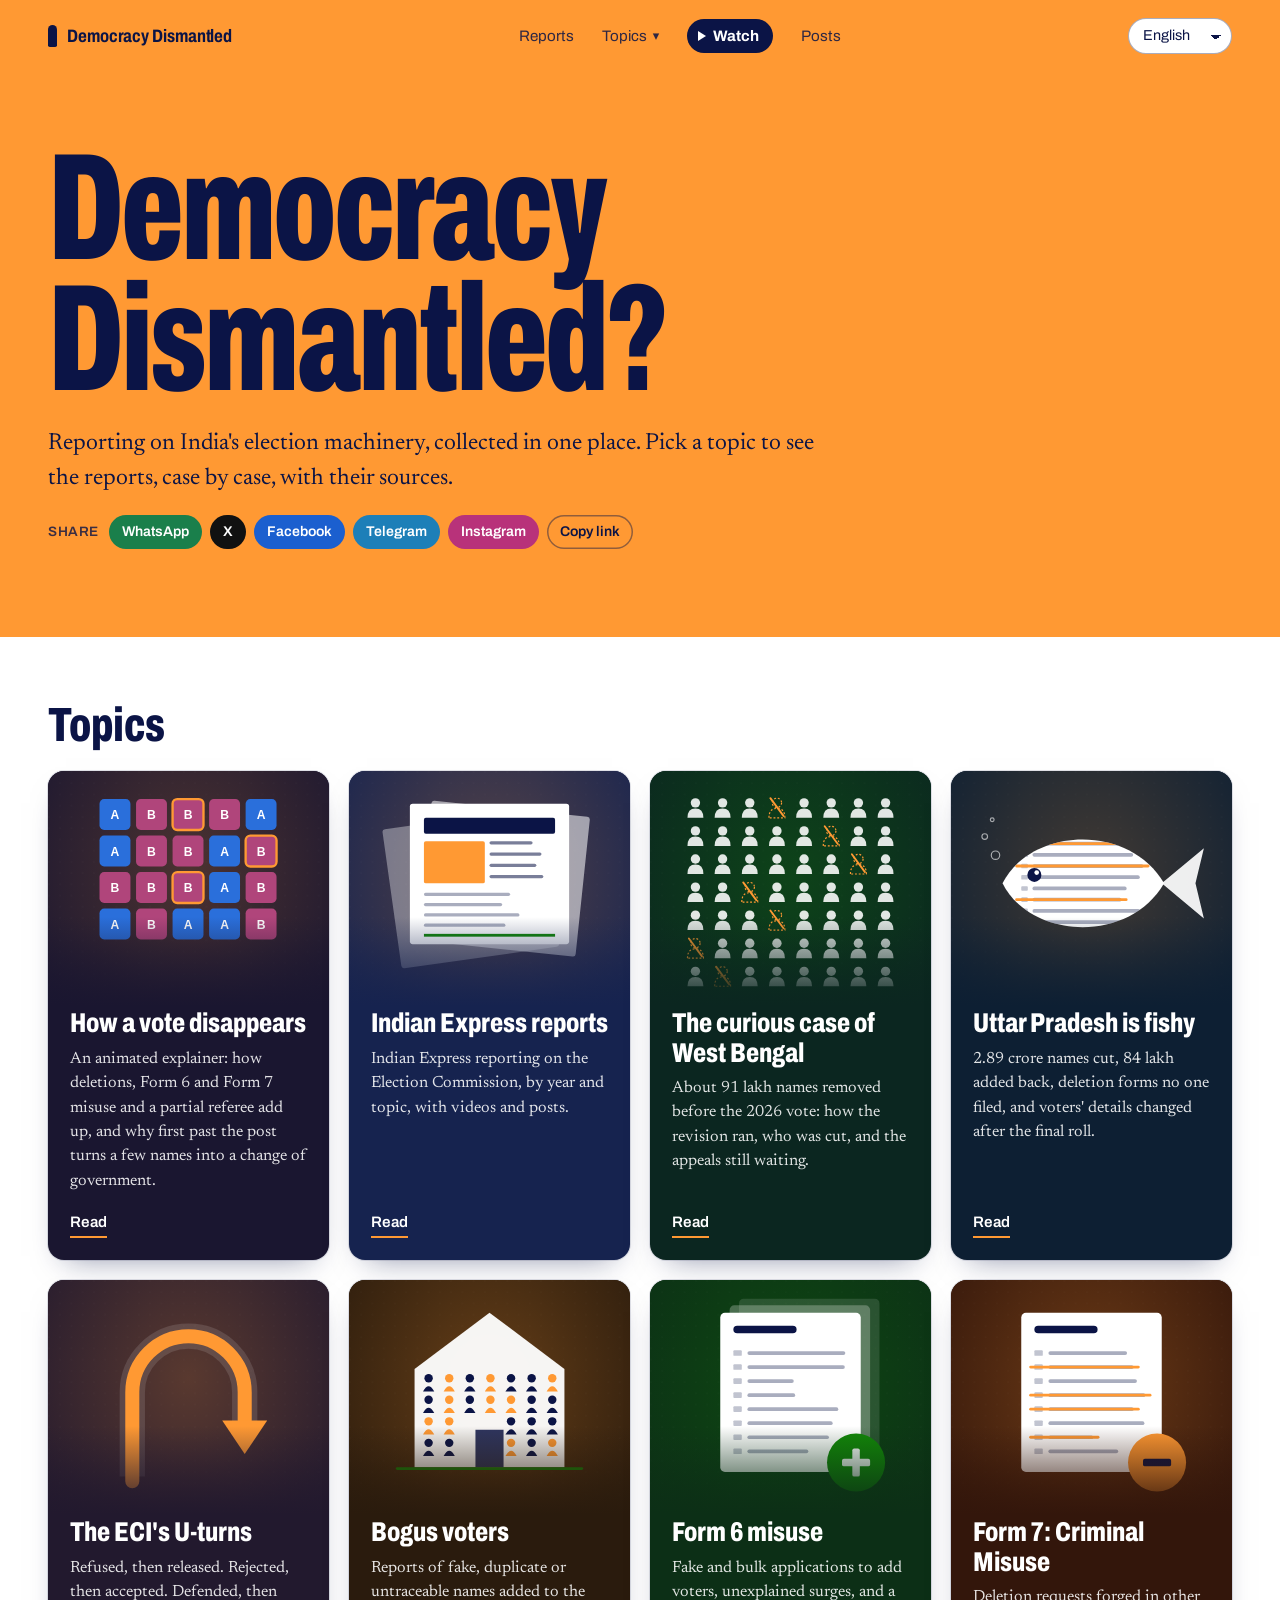
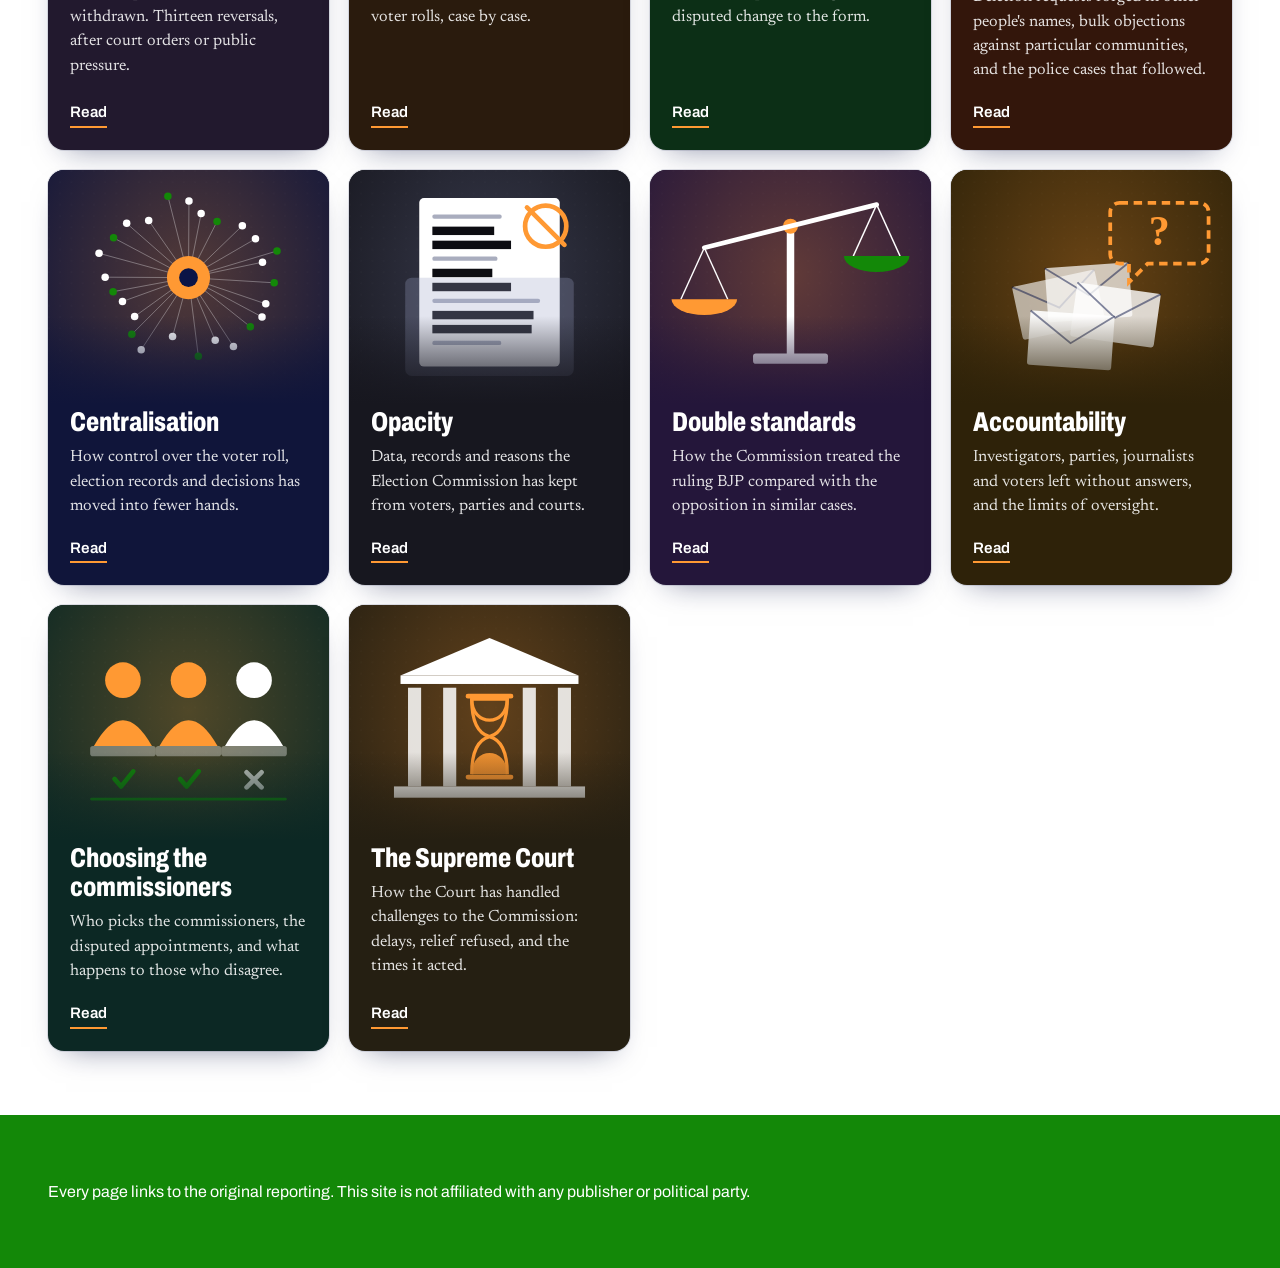
<file: index.html>
<!doctype html>
<html lang="en">
<head>
  <meta charset="utf-8">
  <meta name="viewport" content="width=device-width, initial-scale=1">
  <title>Democracy Dismantled?</title>
  <meta name="description" content="Reporting on India's election machinery, collected in one place: bogus voters, Form 6 and Form 7 misuse, centralisation, opacity, double standards, accountability, the choice of commissioners and the Supreme Court.">
  <link rel="canonical" href="https://janmat.net/">
  <meta property="og:type" content="website">
  <meta property="og:site_name" content="Democracy Dismantled?">
  <meta property="og:locale" content="en_IN">
  <meta property="og:title" content="Democracy Dismantled?">
  <meta property="og:description" content="Reporting on India's election machinery, collected in one place: bogus voters, Form 6 and Form 7 misuse, centralisation, opacity, double standards, accountability, the choice of commissioners and the Supreme Court.">
  <meta property="og:url" content="https://janmat.net/">
  <meta property="og:image" content="https://janmat.net/images/og/home.png">
  <meta property="og:image:width" content="1200">
  <meta property="og:image:height" content="630">
  <meta property="og:image:alt" content="Democracy Dismantled?">
  <meta name="twitter:card" content="summary_large_image">
  <meta name="twitter:title" content="Democracy Dismantled?">
  <meta name="twitter:description" content="Reporting on India's election machinery, collected in one place: bogus voters, Form 6 and Form 7 misuse, centralisation, opacity, double standards, accountability, the choice of commissioners and the Supreme Court.">
  <meta name="twitter:image" content="https://janmat.net/images/og/home.png">
  <link rel="preconnect" href="https://fonts.googleapis.com">
  <link rel="preconnect" href="https://fonts.gstatic.com" crossorigin>
  <link href="https://fonts.googleapis.com/css2?family=Archivo:wdth,wght@62..125,400..800&family=Newsreader:opsz,wght@6..72,400;6..72,500&display=swap" rel="stylesheet">
  <link rel="stylesheet" href="css/styles.css">
</head>
<body class="home">
  <a class="skip" href="#topics" data-i18n="home.skip">Skip to topics</a>

  <div class="band band-saffron">
    <header class="masthead">
      <a class="wordmark" href="index.html" aria-label="Democracy Dismantled, home">
        <span class="ink" aria-hidden="true"></span>Democracy Dismantled
      </a>
      <nav aria-label="Sections">
        <a href="reports.html#reports" data-i18n="nav.reports">Reports</a>
        <details class="topics">
          <summary data-i18n="nav.topics">Topics</summary>
          <ul></ul>
        </details>
        <button type="button" class="nav-watch" data-i18n="nav.watch" aria-haspopup="dialog">Watch</button>
        <a href="reports.html#posts" data-i18n="nav.posts">Posts</a>
      </nav>
    </header>

    <section class="home-hero" aria-labelledby="home-title">
      <h1 id="home-title">Democracy Dismantled?</h1>
      <p class="home-tagline" data-i18n="home.tagline">Reporting on India's election machinery, collected in one place. Pick a topic to see the reports, case by case, with their sources.</p>
    </section>
  </div>

  <main class="band band-white" id="topics">
    <div class="home-inner">
      <h2 class="home-h2" data-i18n="home.topics">Topics</h2>
      <ul class="topic-grid" id="topic-grid"></ul>
    </div>
  </main>

  <footer class="band band-green">
    <div class="home-inner home-footer">
      <p data-i18n="home.footer">Every page links to the original reporting. This site is not affiliated with any publisher or political party.</p>
    </div>
  </footer>

  <script src="js/topics-data.js"></script>
  <script src="js/i18n-strings.js"></script>
  <script src="js/i18n.js"></script>
  <script src="js/menu.js"></script>
  <script src="js/videos-data.js"></script>
  <script src="js/watch.js"></script>
  <script src="js/share.js"></script>
  <script src="js/home.js"></script>
</body>
</html>
</file>
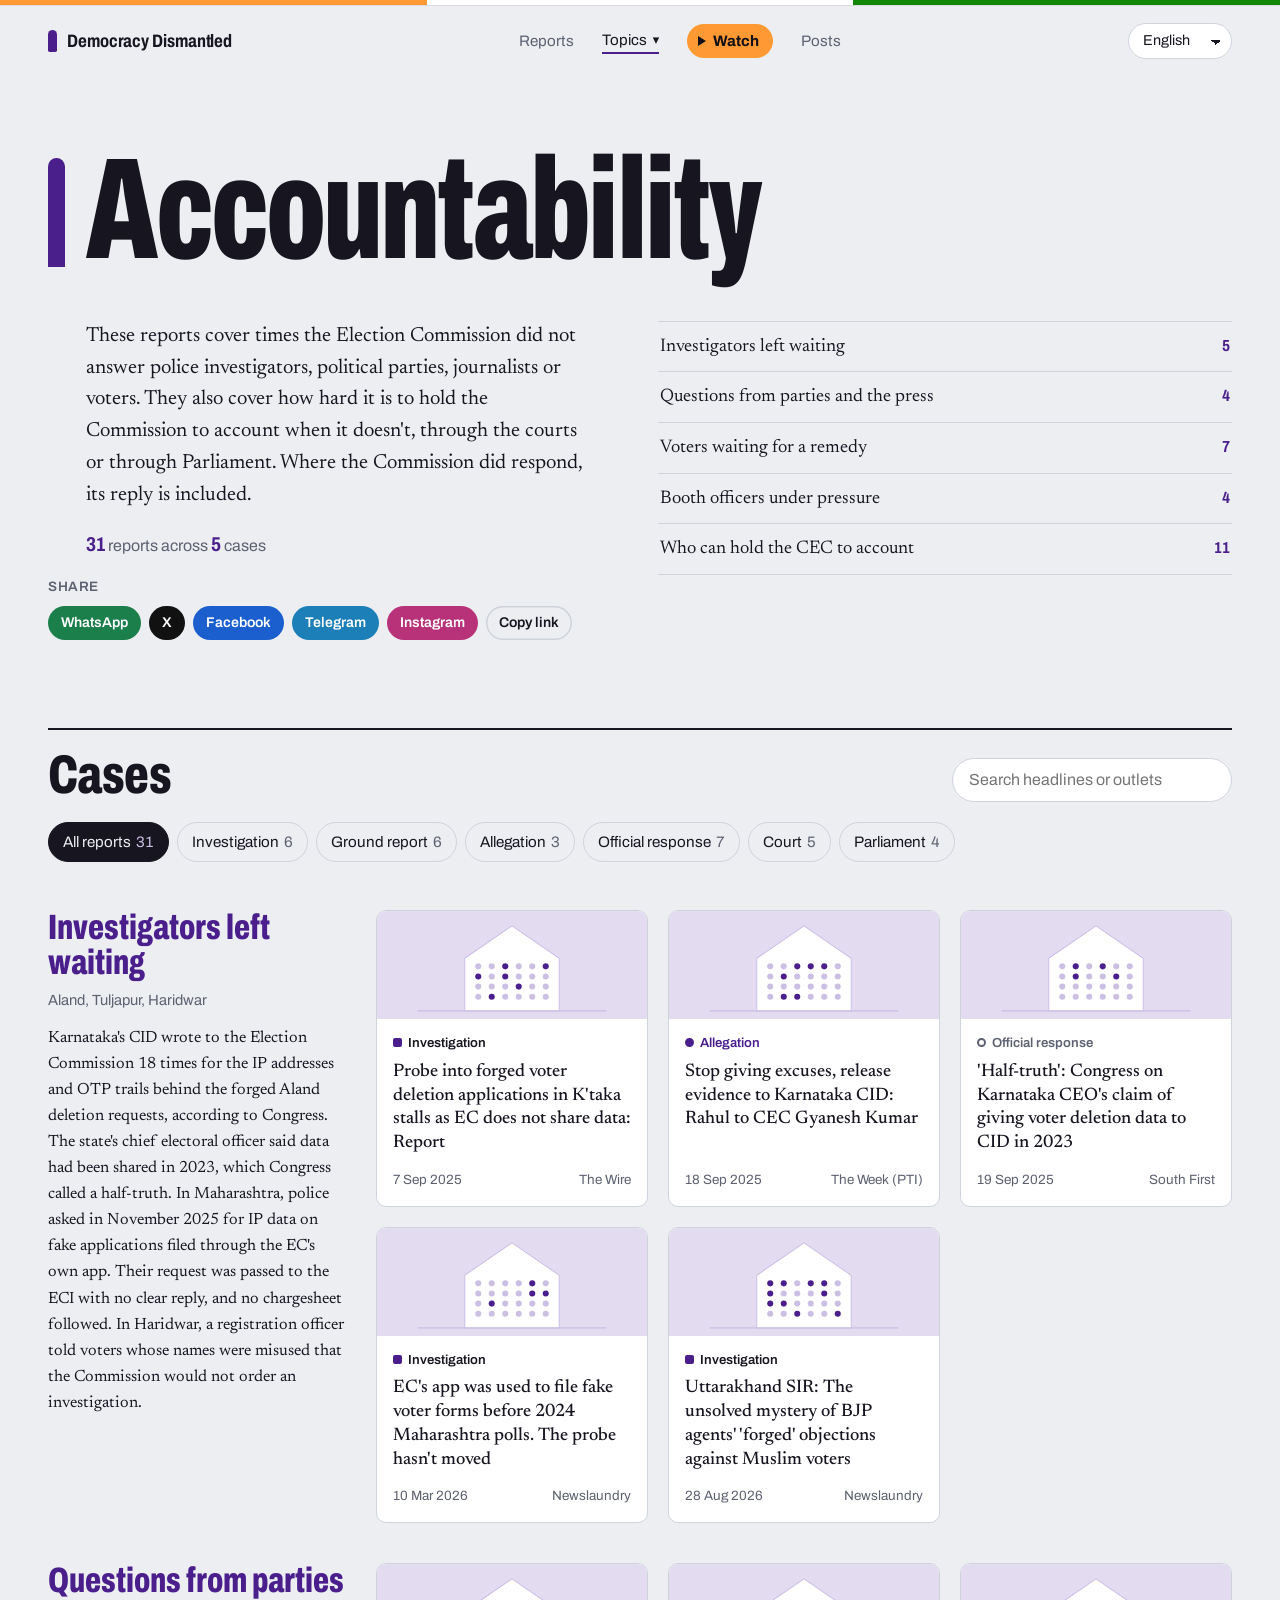
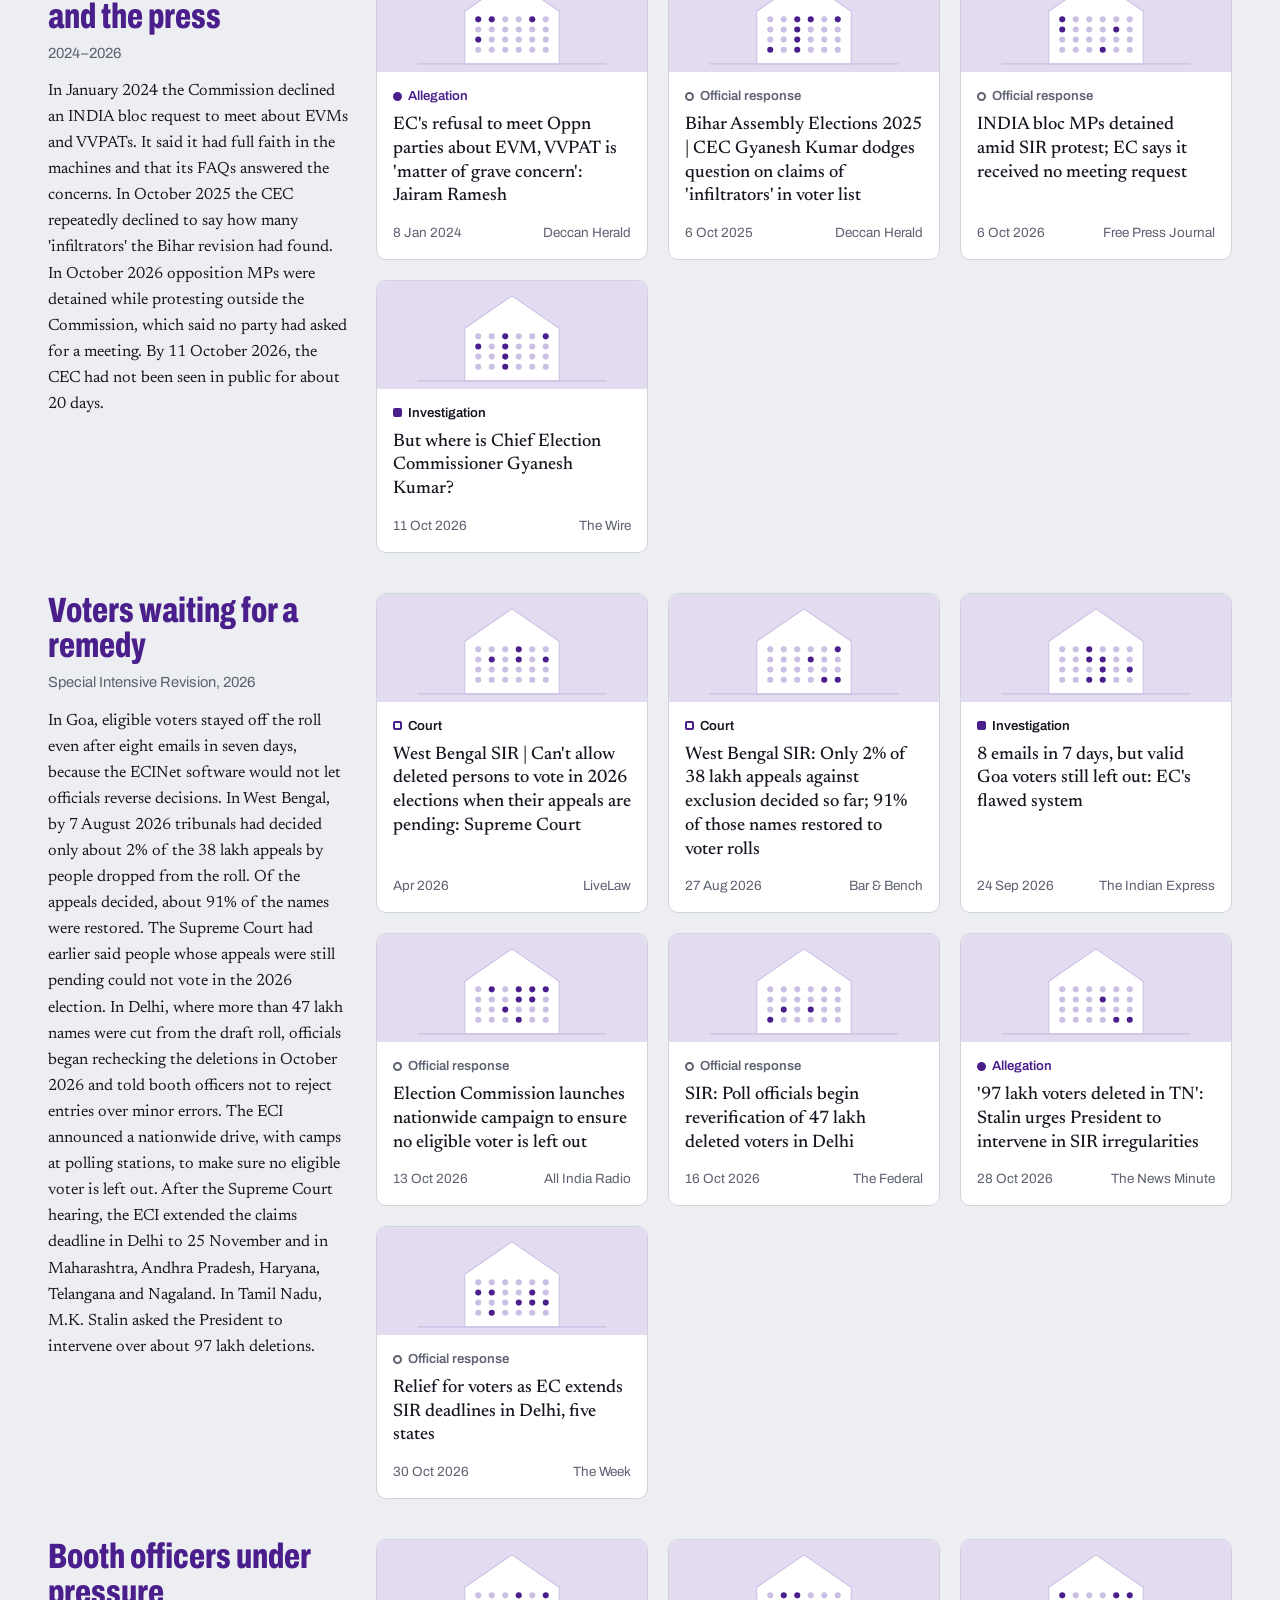
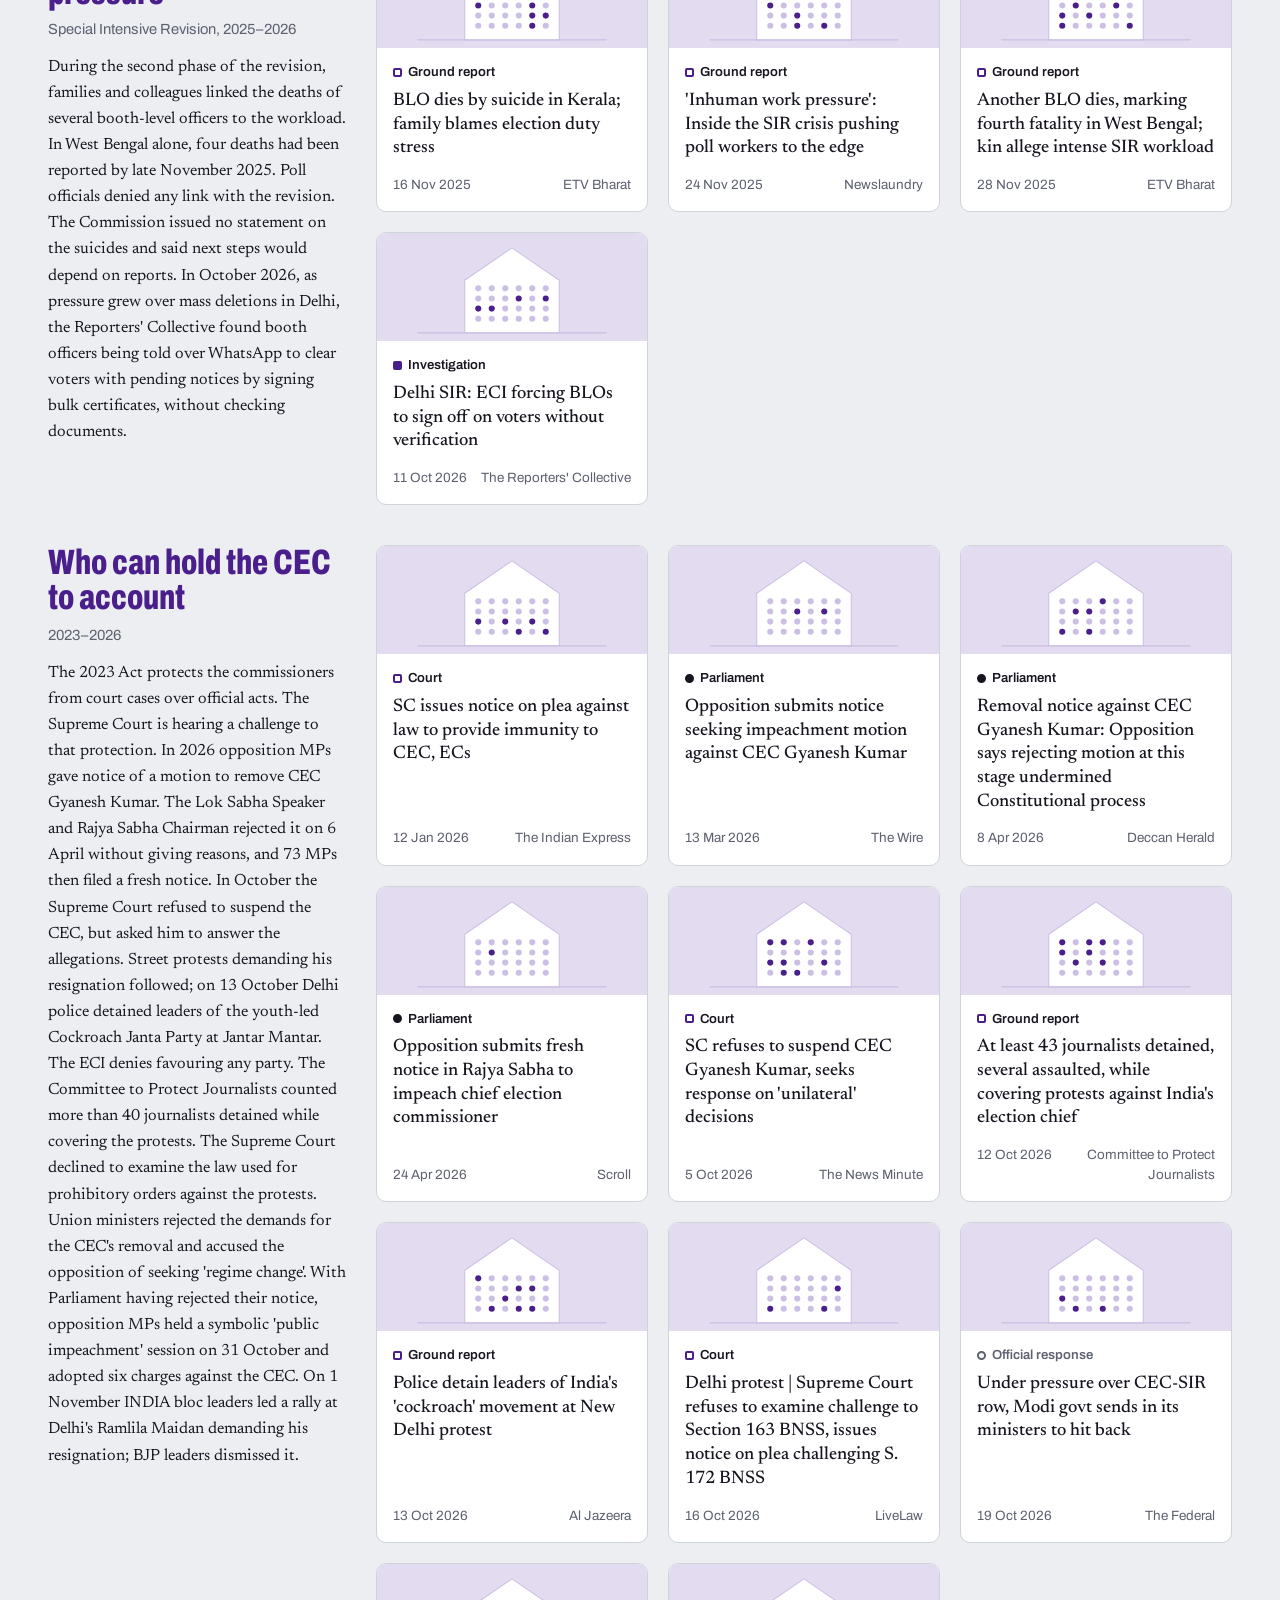
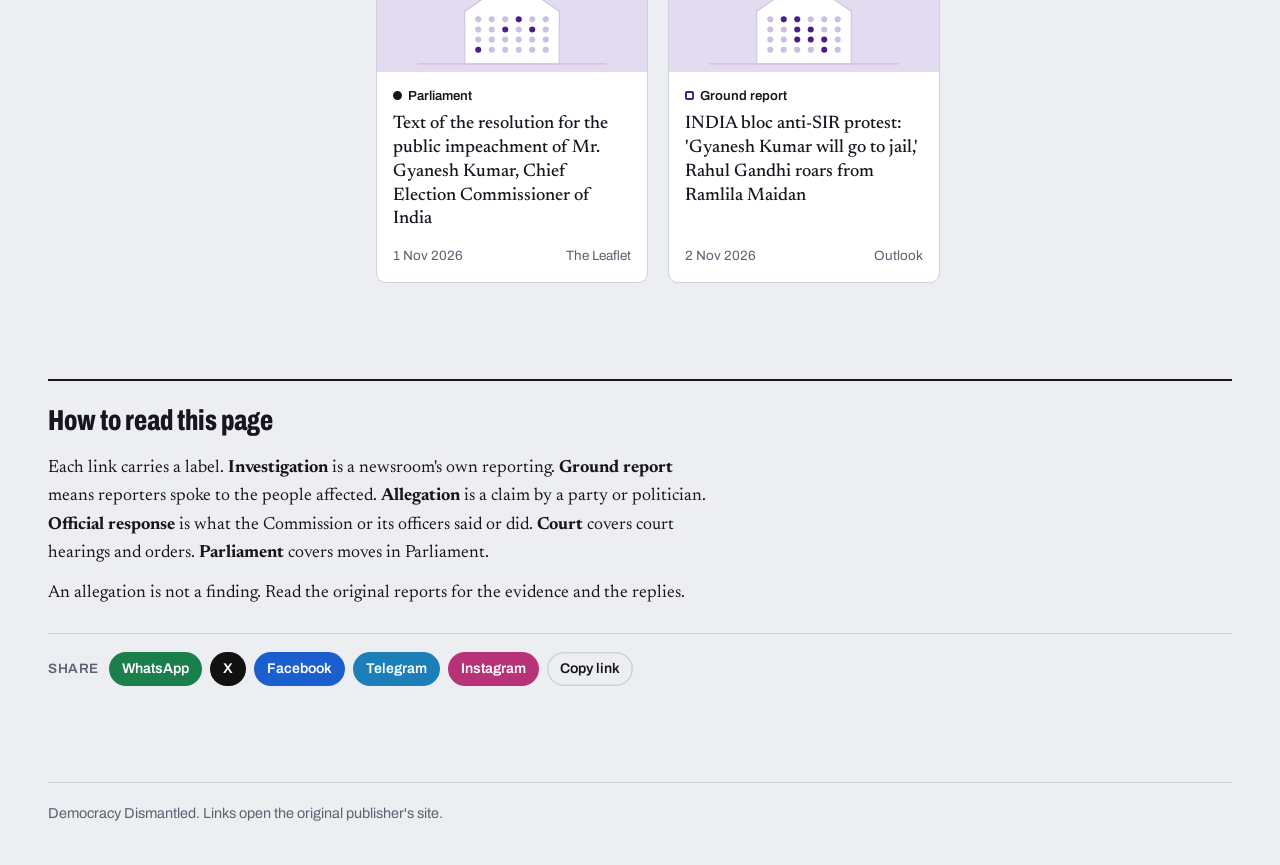
<file: accountability.html>
<!doctype html>
<html lang="en">
<head>
  <meta charset="utf-8">
  <meta name="viewport" content="width=device-width, initial-scale=1">
  <title>Accountability | Democracy Dismantled?</title>
  <meta name="description" content="News reports on the Election Commission of India not answering investigators, parties, journalists and voters, and on the limits of holding it to account.">
  <link rel="canonical" href="https://janmat.net/accountability">
  <meta property="og:type" content="website">
  <meta property="og:site_name" content="Democracy Dismantled?">
  <meta property="og:locale" content="en_IN">
  <meta property="og:title" content="Accountability | Democracy Dismantled?">
  <meta property="og:description" content="News reports on the Election Commission of India not answering investigators, parties, journalists and voters, and on the limits of holding it to account.">
  <meta property="og:url" content="https://janmat.net/accountability">
  <meta property="og:image" content="https://janmat.net/images/og/accountability.png">
  <meta property="og:image:width" content="1200">
  <meta property="og:image:height" content="630">
  <meta property="og:image:alt" content="Accountability | Democracy Dismantled?">
  <meta name="twitter:card" content="summary_large_image">
  <meta name="twitter:title" content="Accountability | Democracy Dismantled?">
  <meta name="twitter:description" content="News reports on the Election Commission of India not answering investigators, parties, journalists and voters, and on the limits of holding it to account.">
  <meta name="twitter:image" content="https://janmat.net/images/og/accountability.png">
  <link rel="preconnect" href="https://fonts.googleapis.com">
  <link rel="preconnect" href="https://fonts.gstatic.com" crossorigin>
  <link href="https://fonts.googleapis.com/css2?family=Archivo:wdth,wght@62..125,400..800&family=Newsreader:opsz,wght@6..72,400;6..72,500&display=swap" rel="stylesheet">
  <link rel="stylesheet" href="css/styles.css">
</head>
<body data-content-lang="en">
  <a class="skip" href="#cases">Skip to cases</a>

  <header class="masthead">
    <a class="wordmark" href="index.html" aria-label="Democracy Dismantled, home">
      <span class="ink" aria-hidden="true"></span>Democracy Dismantled
    </a>
    <nav aria-label="Sections">
      <a href="reports.html#reports" data-i18n="nav.reports">Reports</a>
      <details class="topics">
        <summary data-i18n="nav.topics">Topics</summary>
        <ul></ul>
      </details>
      <button type="button" class="nav-watch" data-i18n="nav.watch" aria-haspopup="dialog">Watch</button>
      <a href="reports.html#posts" data-i18n="nav.posts">Posts</a>
    </nav>
  </header>

  <main id="top">
    <section class="hero hero-sub" aria-labelledby="hero-title">
      <h1 id="hero-title">Accountability</h1>
      <div class="hero-text">
        <p class="hero-dek">These reports cover times the Election Commission did not answer police investigators, political parties, journalists or voters. They also cover how hard it is to hold the Commission to account when it doesn't, through the courts or through Parliament. Where the Commission did respond, its reply is included.</p>
        <p class="hero-count"><strong id="count-links">0</strong> reports across <strong id="count-cases">0</strong> cases</p>
      </div>
      <nav class="case-index" aria-label="Cases">
        <ol id="case-index"></ol>
      </nav>
    </section>

    <section class="reports" id="cases" aria-label="Cases">
      <div class="section-head">
        <h2>Cases</h2>
        <div class="tools">
          <label class="search">
            <span class="visually-hidden">Search headlines and outlets</span>
            <input id="q" type="search" placeholder="Search headlines or outlets" autocomplete="off">
          </label>
        </div>
      </div>
      <div class="filters" id="filters" role="group" aria-label="Filter by type of report"></div>
      <div id="feed" aria-live="polite"></div>
      <p class="empty" id="empty" hidden>No reports match. Clear the search box or pick another type.</p>
    </section>

    <section class="about" aria-labelledby="about-title">
      <h2 id="about-title">How to read this page</h2>
      <p>Each link carries a label. <b>Investigation</b> is a newsroom's own reporting. <b>Ground report</b> means reporters spoke to the people affected. <b>Allegation</b> is a claim by a party or politician. <b>Official response</b> is what the Commission or its officers said or did. <b>Court</b> covers court hearings and orders. <b>Parliament</b> covers moves in Parliament.</p>
      <p>An allegation is not a finding. Read the original reports for the evidence and the replies.</p>
    </section>
  </main>

  <footer class="footer">
    <p>Democracy Dismantled. Links open the original publisher's site.</p>
  </footer>

  <script src="js/accountability-data.js"></script>
  <script src="js/cases.js"></script>
  <script src="js/topics-data.js"></script>
  <script src="js/i18n-strings.js"></script>
  <script src="js/i18n.js"></script>
  <script src="js/menu.js"></script>
  <script src="js/videos-data.js"></script>
  <script src="js/watch.js"></script>
  <script src="js/share.js"></script>
</body>
</html>
</file>
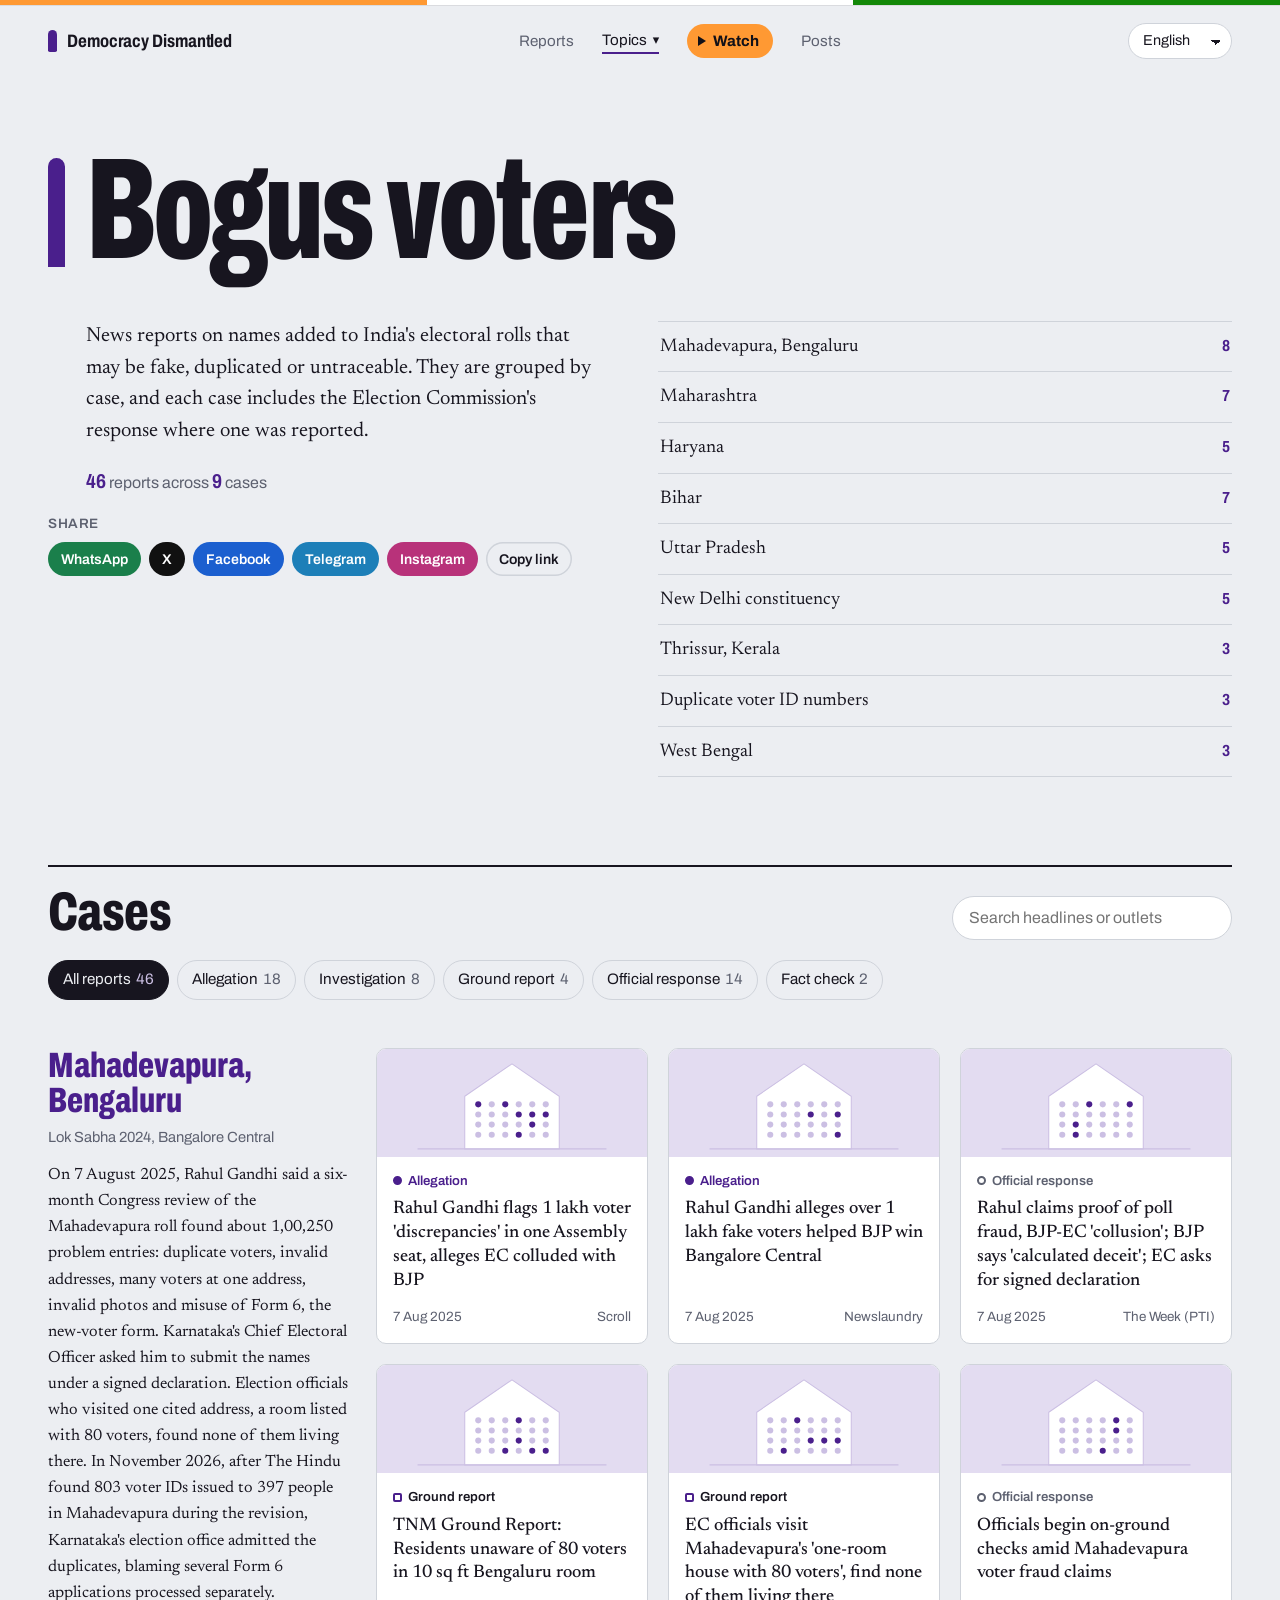
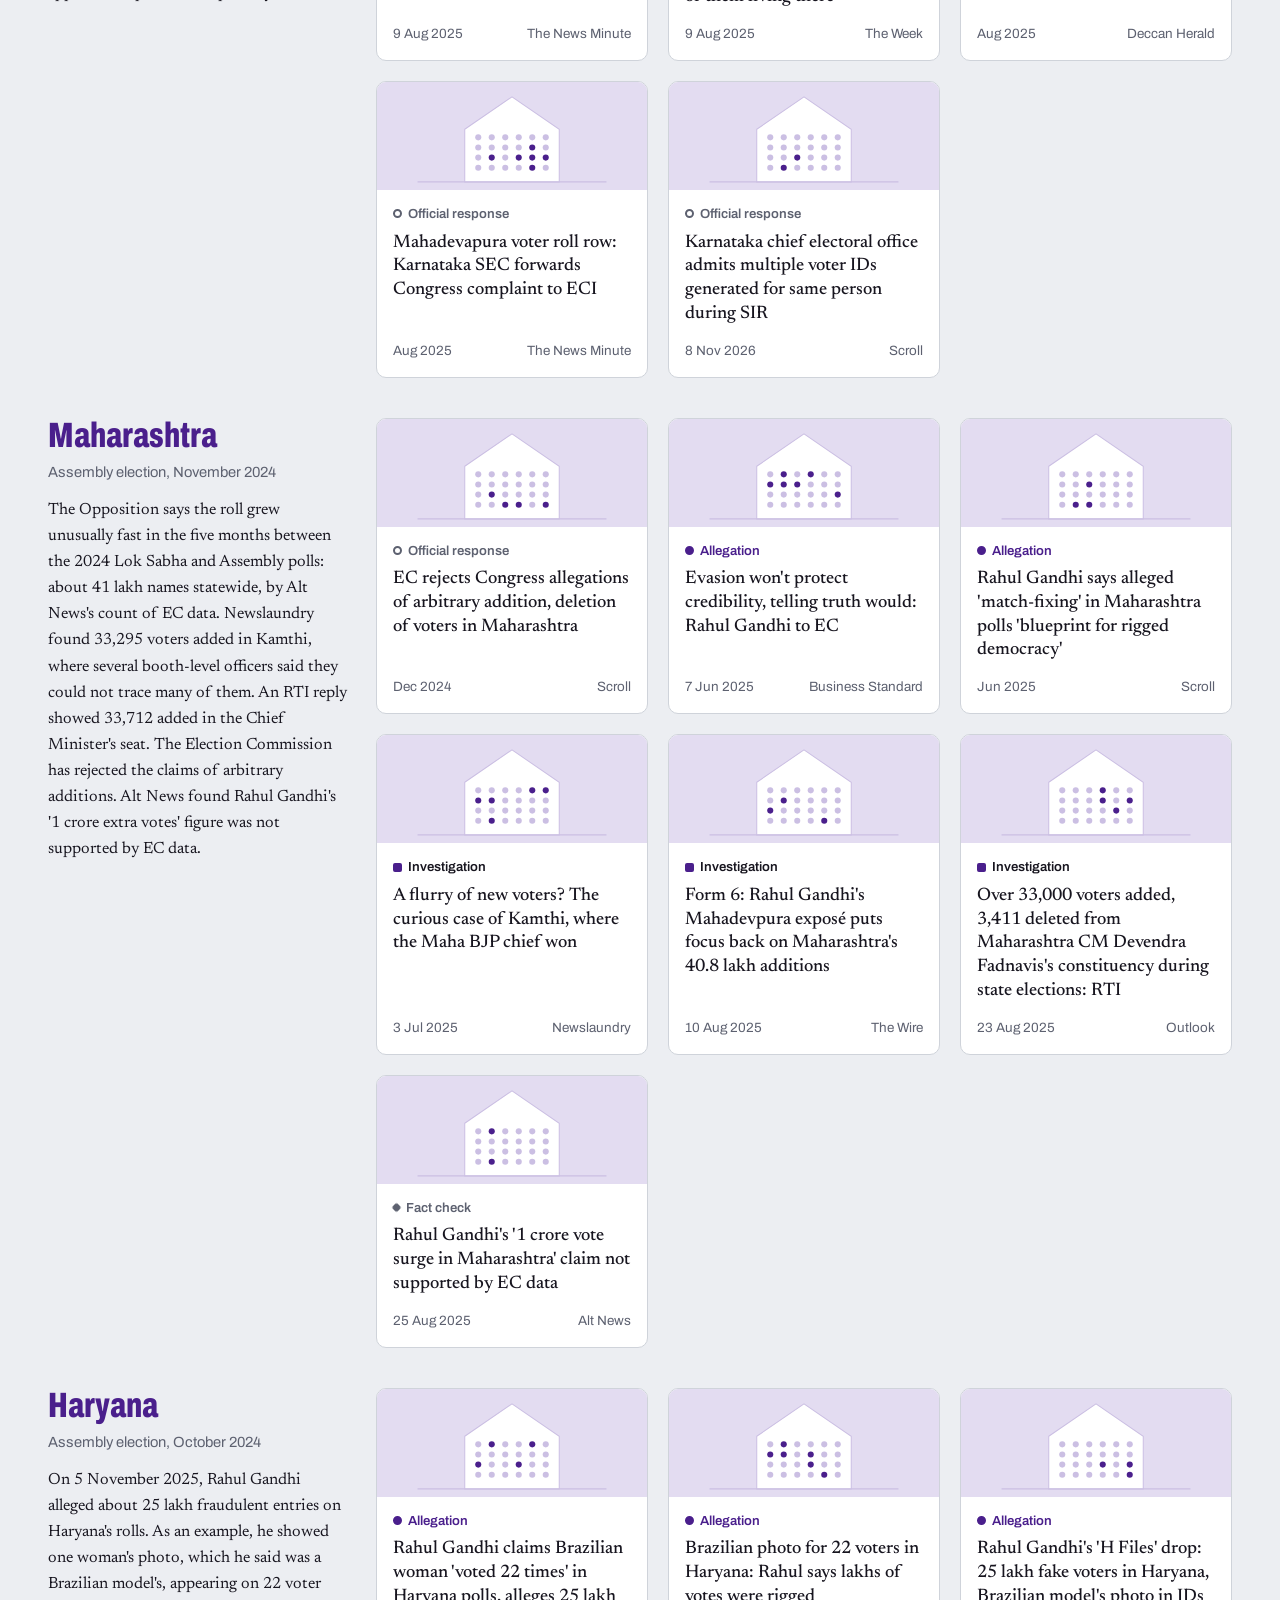
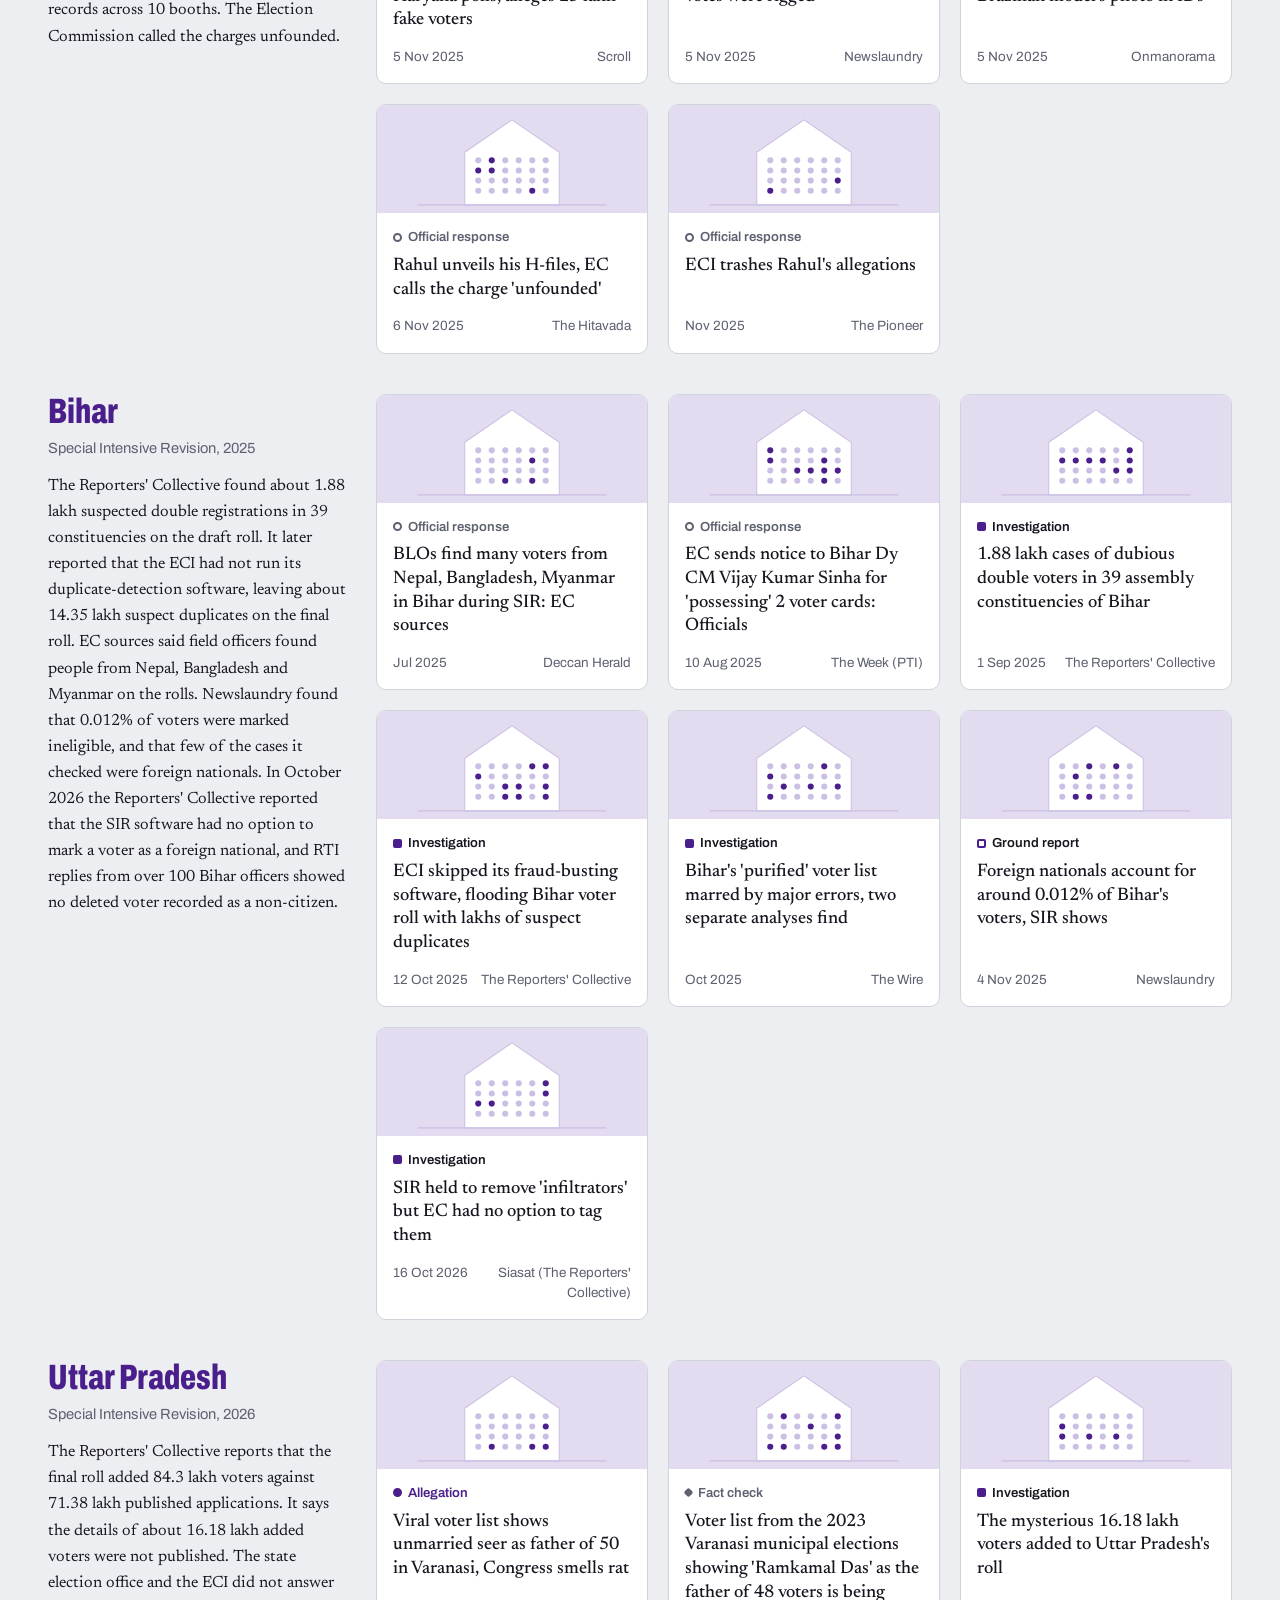
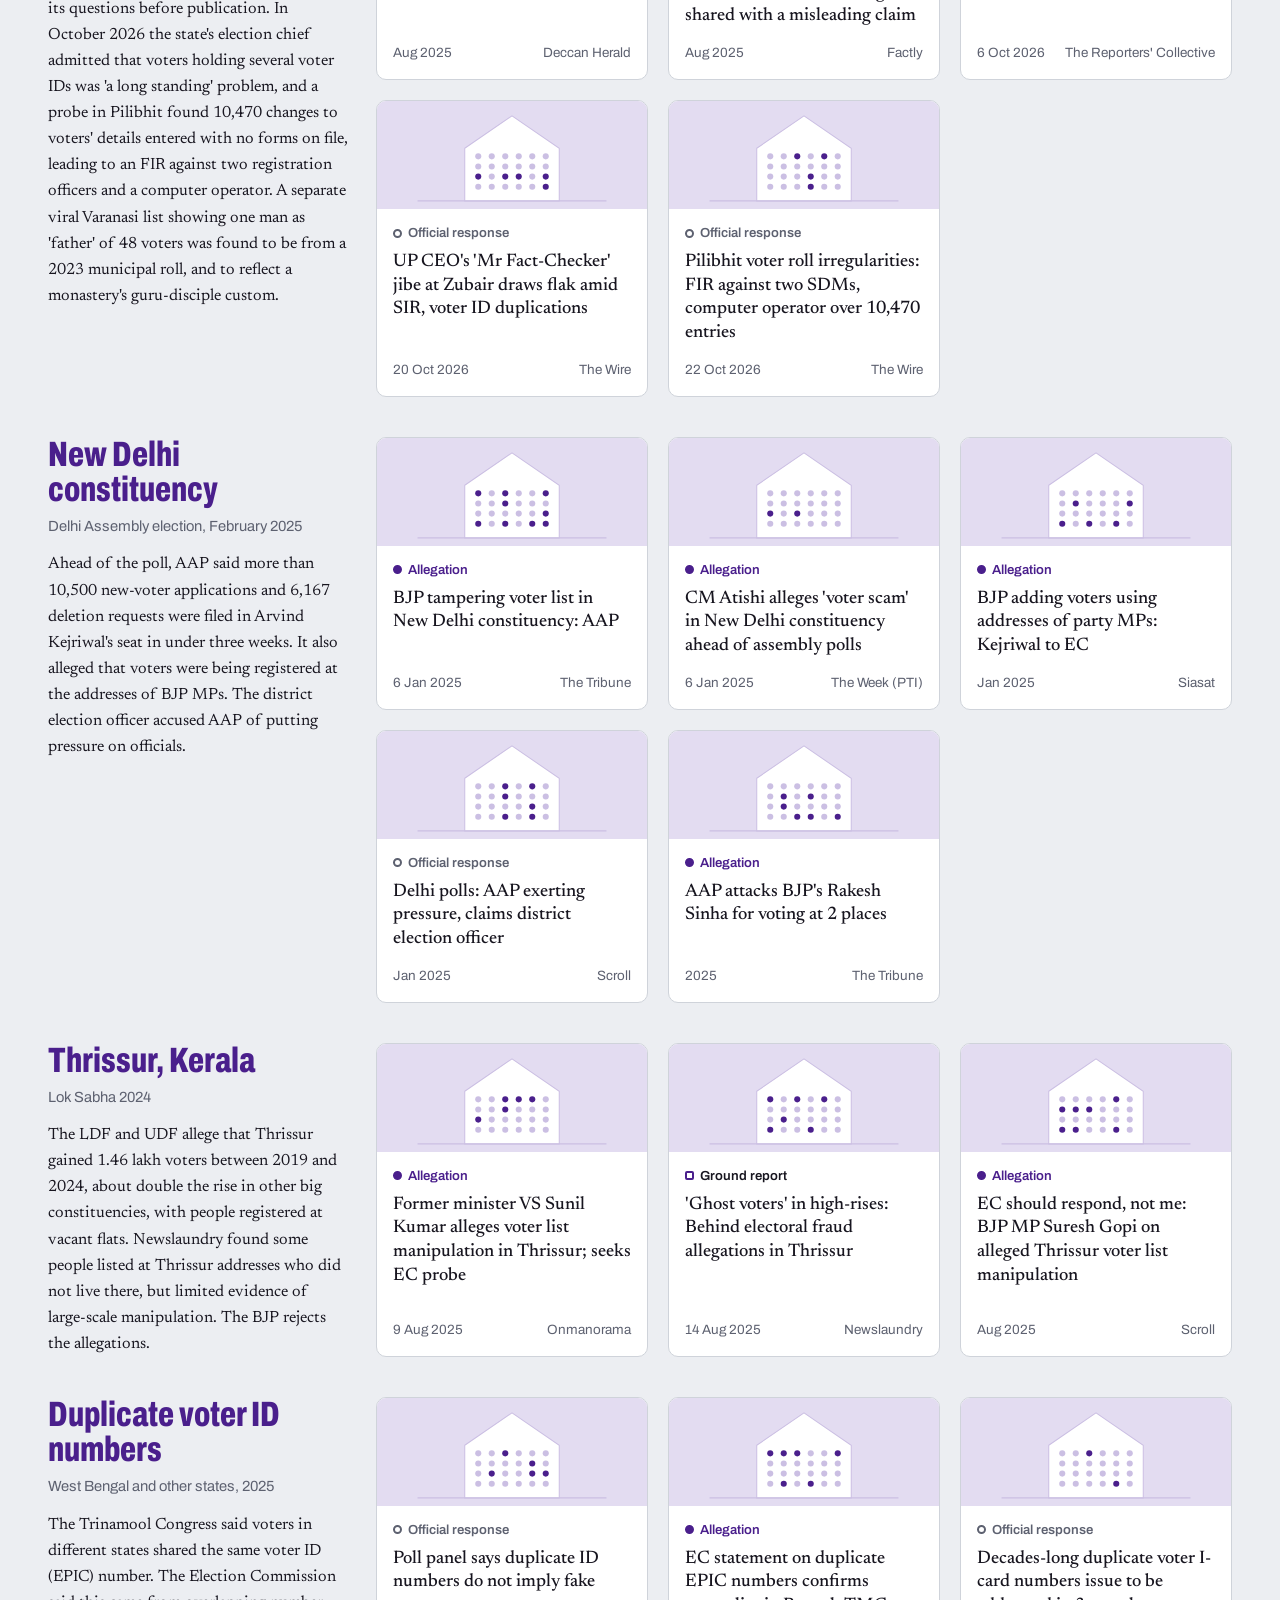
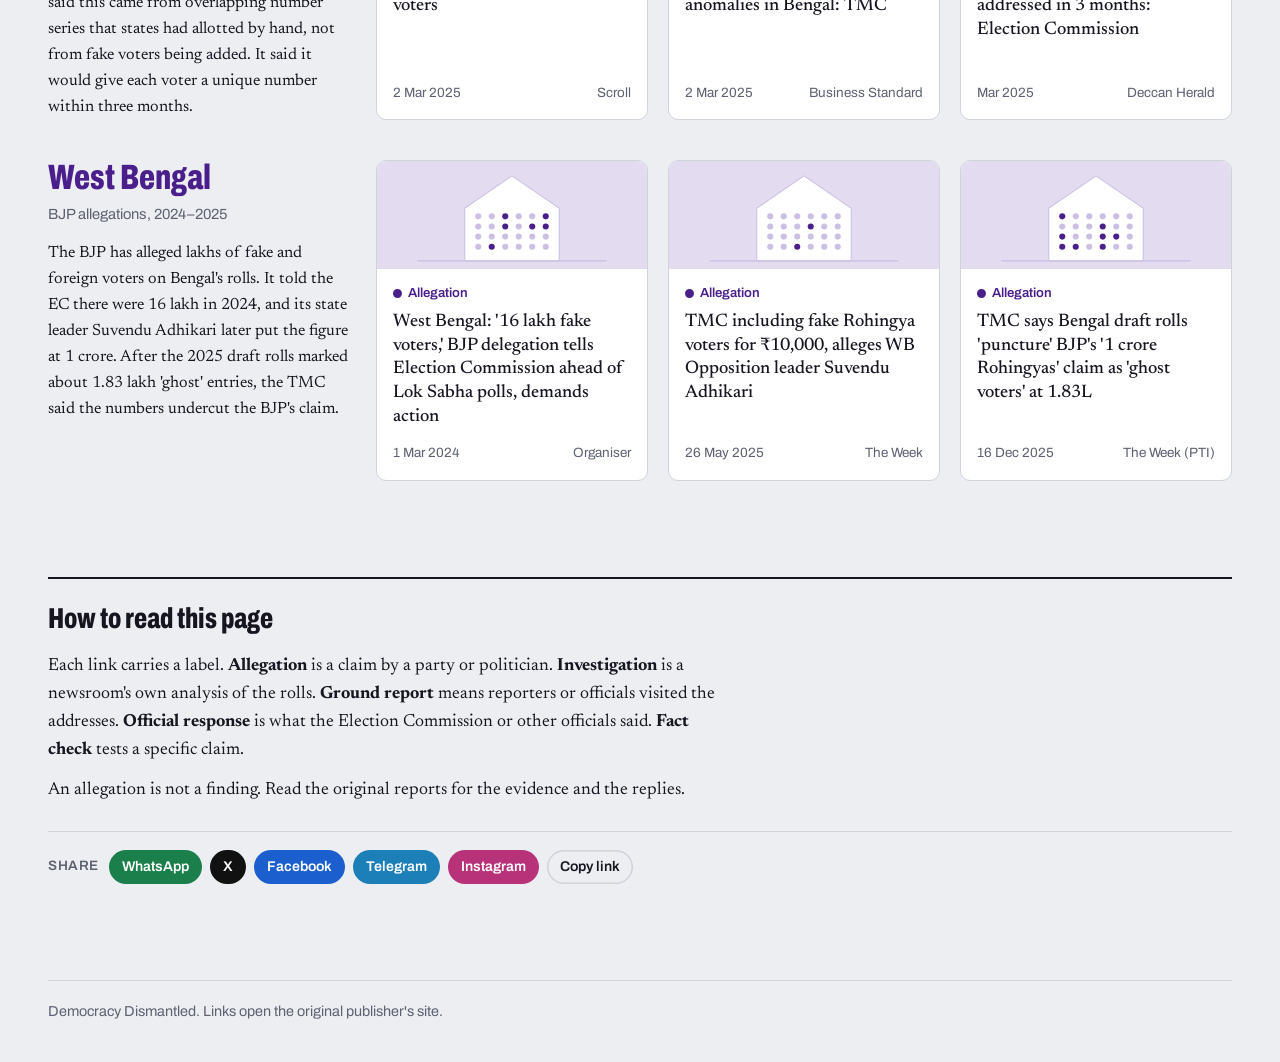
<file: bogus-voters.html>
<!doctype html>
<html lang="en">
<head>
  <meta charset="utf-8">
  <meta name="viewport" content="width=device-width, initial-scale=1">
  <title>Bogus Voters | Democracy Dismantled?</title>
  <meta name="description" content="News reports on fake, duplicate and unverifiable voters added to India's electoral rolls, case by case, with the Election Commission's responses.">
  <link rel="canonical" href="https://janmat.net/bogus-voters">
  <meta property="og:type" content="website">
  <meta property="og:site_name" content="Democracy Dismantled?">
  <meta property="og:locale" content="en_IN">
  <meta property="og:title" content="Bogus Voters | Democracy Dismantled?">
  <meta property="og:description" content="News reports on fake, duplicate and unverifiable voters added to India's electoral rolls, case by case, with the Election Commission's responses.">
  <meta property="og:url" content="https://janmat.net/bogus-voters">
  <meta property="og:image" content="https://janmat.net/images/og/bogus-voters.png">
  <meta property="og:image:width" content="1200">
  <meta property="og:image:height" content="630">
  <meta property="og:image:alt" content="Bogus Voters | Democracy Dismantled?">
  <meta name="twitter:card" content="summary_large_image">
  <meta name="twitter:title" content="Bogus Voters | Democracy Dismantled?">
  <meta name="twitter:description" content="News reports on fake, duplicate and unverifiable voters added to India's electoral rolls, case by case, with the Election Commission's responses.">
  <meta name="twitter:image" content="https://janmat.net/images/og/bogus-voters.png">
  <link rel="preconnect" href="https://fonts.googleapis.com">
  <link rel="preconnect" href="https://fonts.gstatic.com" crossorigin>
  <link href="https://fonts.googleapis.com/css2?family=Archivo:wdth,wght@62..125,400..800&family=Newsreader:opsz,wght@6..72,400;6..72,500&display=swap" rel="stylesheet">
  <link rel="stylesheet" href="css/styles.css">
</head>
<body data-content-lang="en">
  <a class="skip" href="#cases">Skip to cases</a>

  <header class="masthead">
    <a class="wordmark" href="index.html" aria-label="Democracy Dismantled, home">
      <span class="ink" aria-hidden="true"></span>Democracy Dismantled
    </a>
    <nav aria-label="Sections">
      <a href="reports.html#reports" data-i18n="nav.reports">Reports</a>
      <details class="topics">
        <summary data-i18n="nav.topics">Topics</summary>
        <ul></ul>
      </details>
      <button type="button" class="nav-watch" data-i18n="nav.watch" aria-haspopup="dialog">Watch</button>
      <a href="reports.html#posts" data-i18n="nav.posts">Posts</a>
    </nav>
  </header>

  <main id="top">
    <section class="hero hero-sub" aria-labelledby="hero-title">
      <h1 id="hero-title">Bogus voters</h1>
      <div class="hero-text">
        <p class="hero-dek">News reports on names added to India's electoral rolls that may be fake, duplicated or untraceable. They are grouped by case, and each case includes the Election Commission's response where one was reported.</p>
        <p class="hero-count"><strong id="count-links">0</strong> reports across <strong id="count-cases">0</strong> cases</p>
      </div>
      <nav class="case-index" aria-label="Cases">
        <ol id="case-index"></ol>
      </nav>
    </section>

    <section class="reports" id="cases" aria-label="Cases">
      <div class="section-head">
        <h2>Cases</h2>
        <div class="tools">
          <label class="search">
            <span class="visually-hidden">Search headlines and outlets</span>
            <input id="q" type="search" placeholder="Search headlines or outlets" autocomplete="off">
          </label>
        </div>
      </div>
      <div class="filters" id="filters" role="group" aria-label="Filter by type of report"></div>
      <div id="feed" aria-live="polite"></div>
      <p class="empty" id="empty" hidden>No reports match. Clear the search box or pick another type.</p>
    </section>

    <section class="about" aria-labelledby="about-title">
      <h2 id="about-title">How to read this page</h2>
      <p>Each link carries a label. <b>Allegation</b> is a claim by a party or politician. <b>Investigation</b> is a newsroom's own analysis of the rolls. <b>Ground report</b> means reporters or officials visited the addresses. <b>Official response</b> is what the Election Commission or other officials said. <b>Fact check</b> tests a specific claim.</p>
      <p>An allegation is not a finding. Read the original reports for the evidence and the replies.</p>
    </section>
  </main>

  <footer class="footer">
    <p>Democracy Dismantled. Links open the original publisher's site.</p>
  </footer>

  <script src="js/bogus-data.js"></script>
  <script src="js/cases.js"></script>
  <script src="js/topics-data.js"></script>
  <script src="js/i18n-strings.js"></script>
  <script src="js/i18n.js"></script>
  <script src="js/menu.js"></script>
  <script src="js/videos-data.js"></script>
  <script src="js/watch.js"></script>
  <script src="js/share.js"></script>
</body>
</html>
</file>
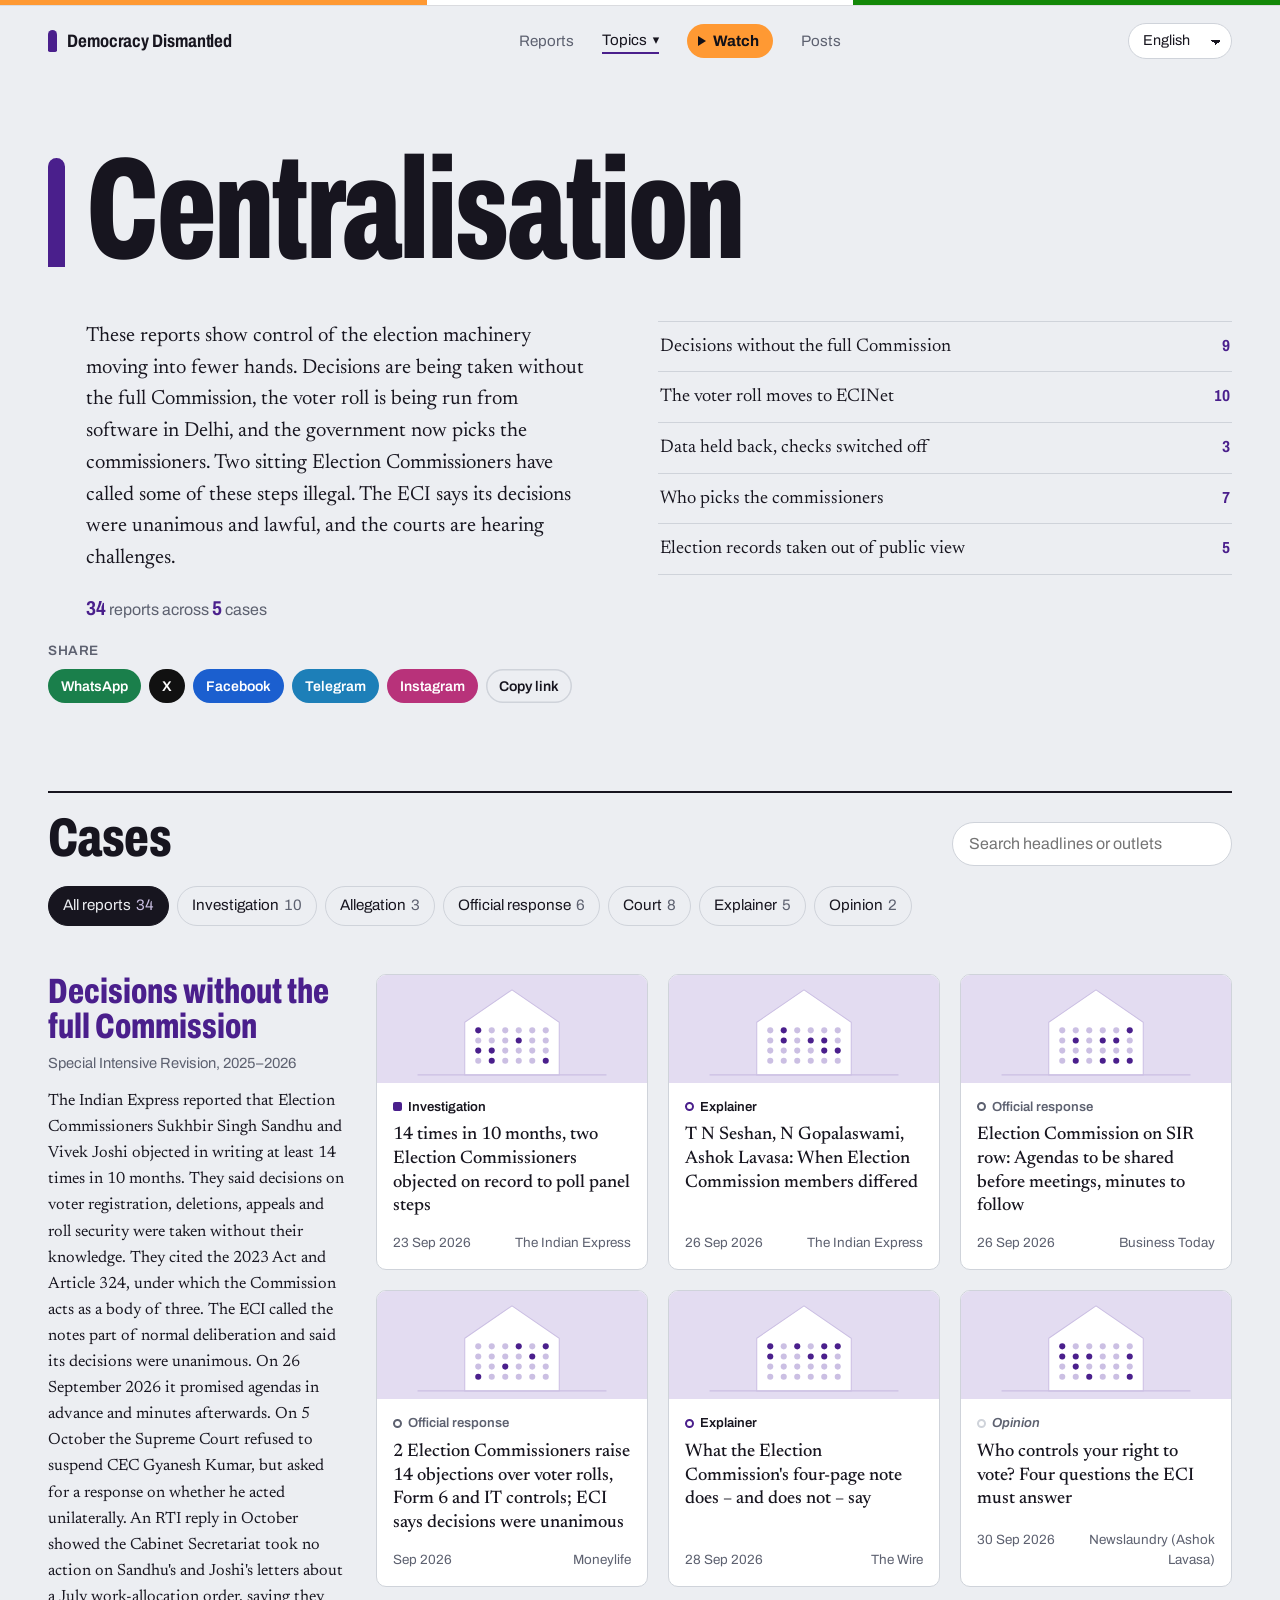
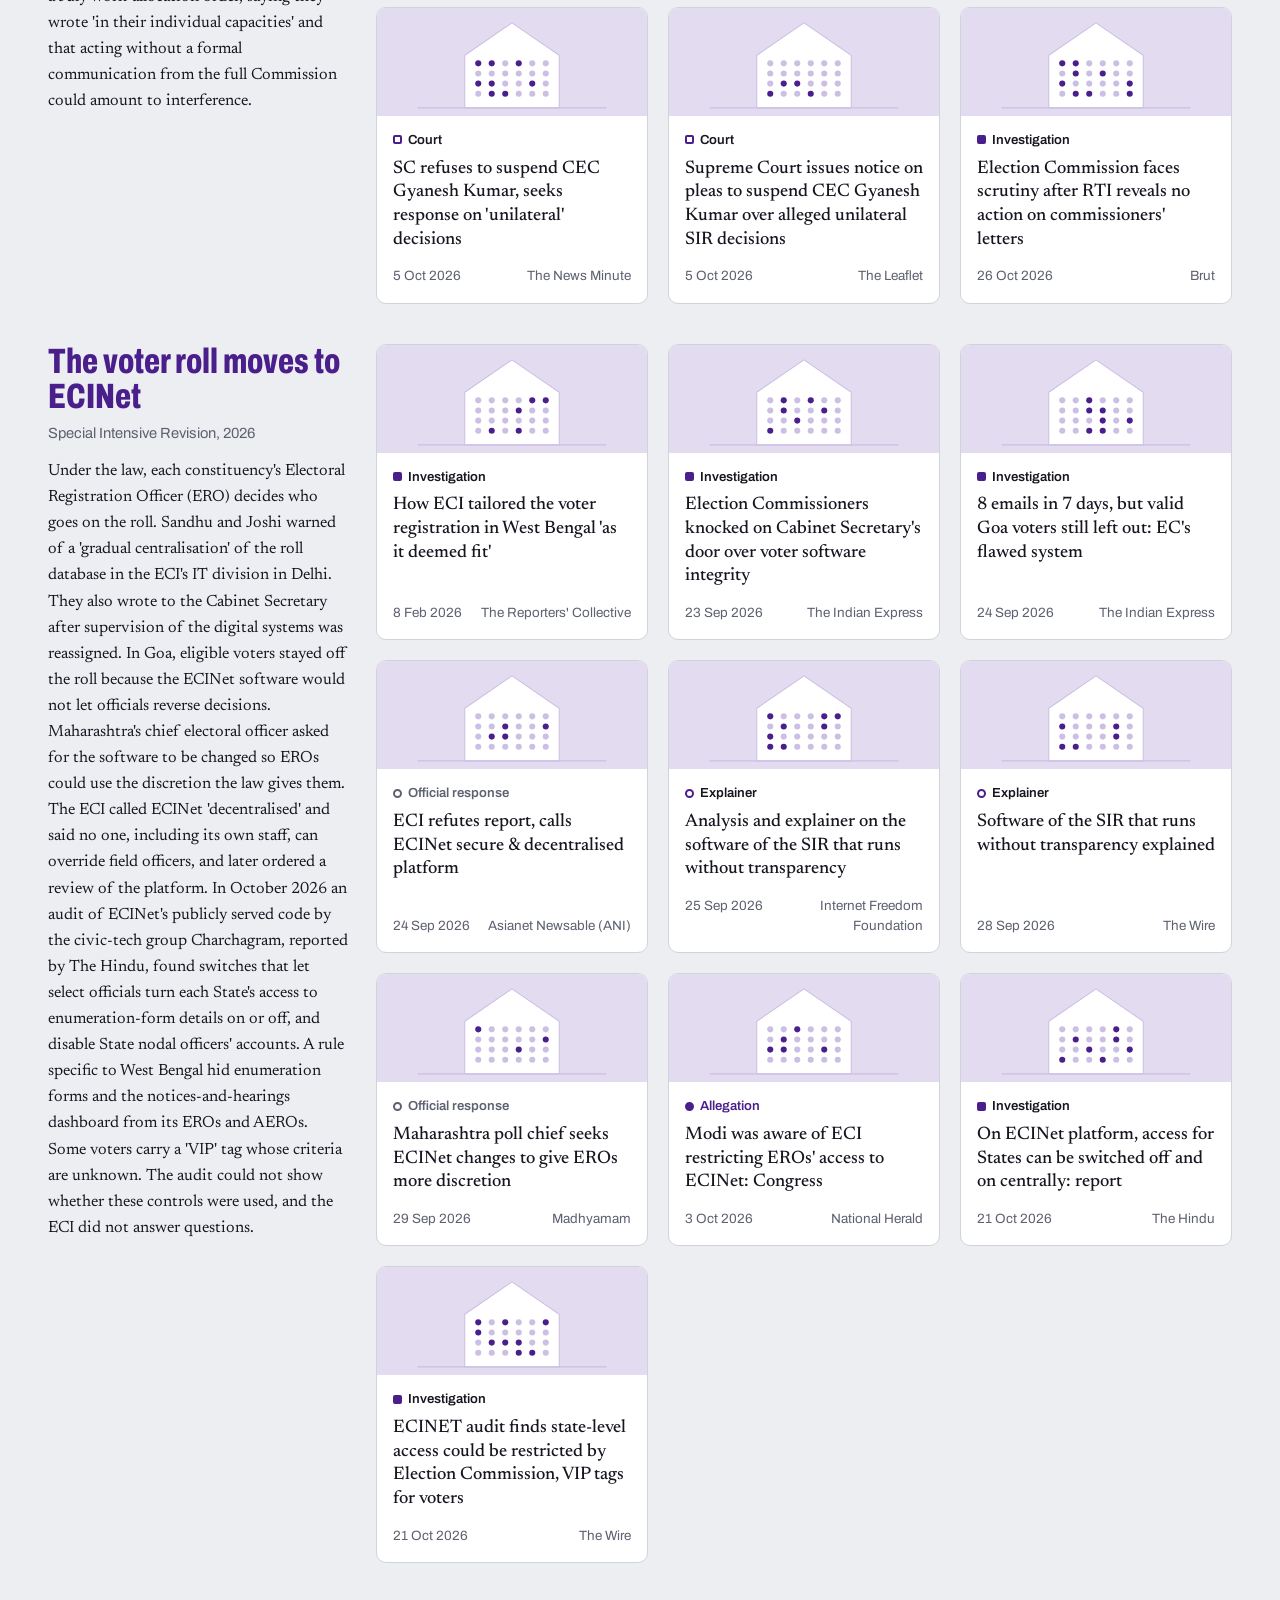
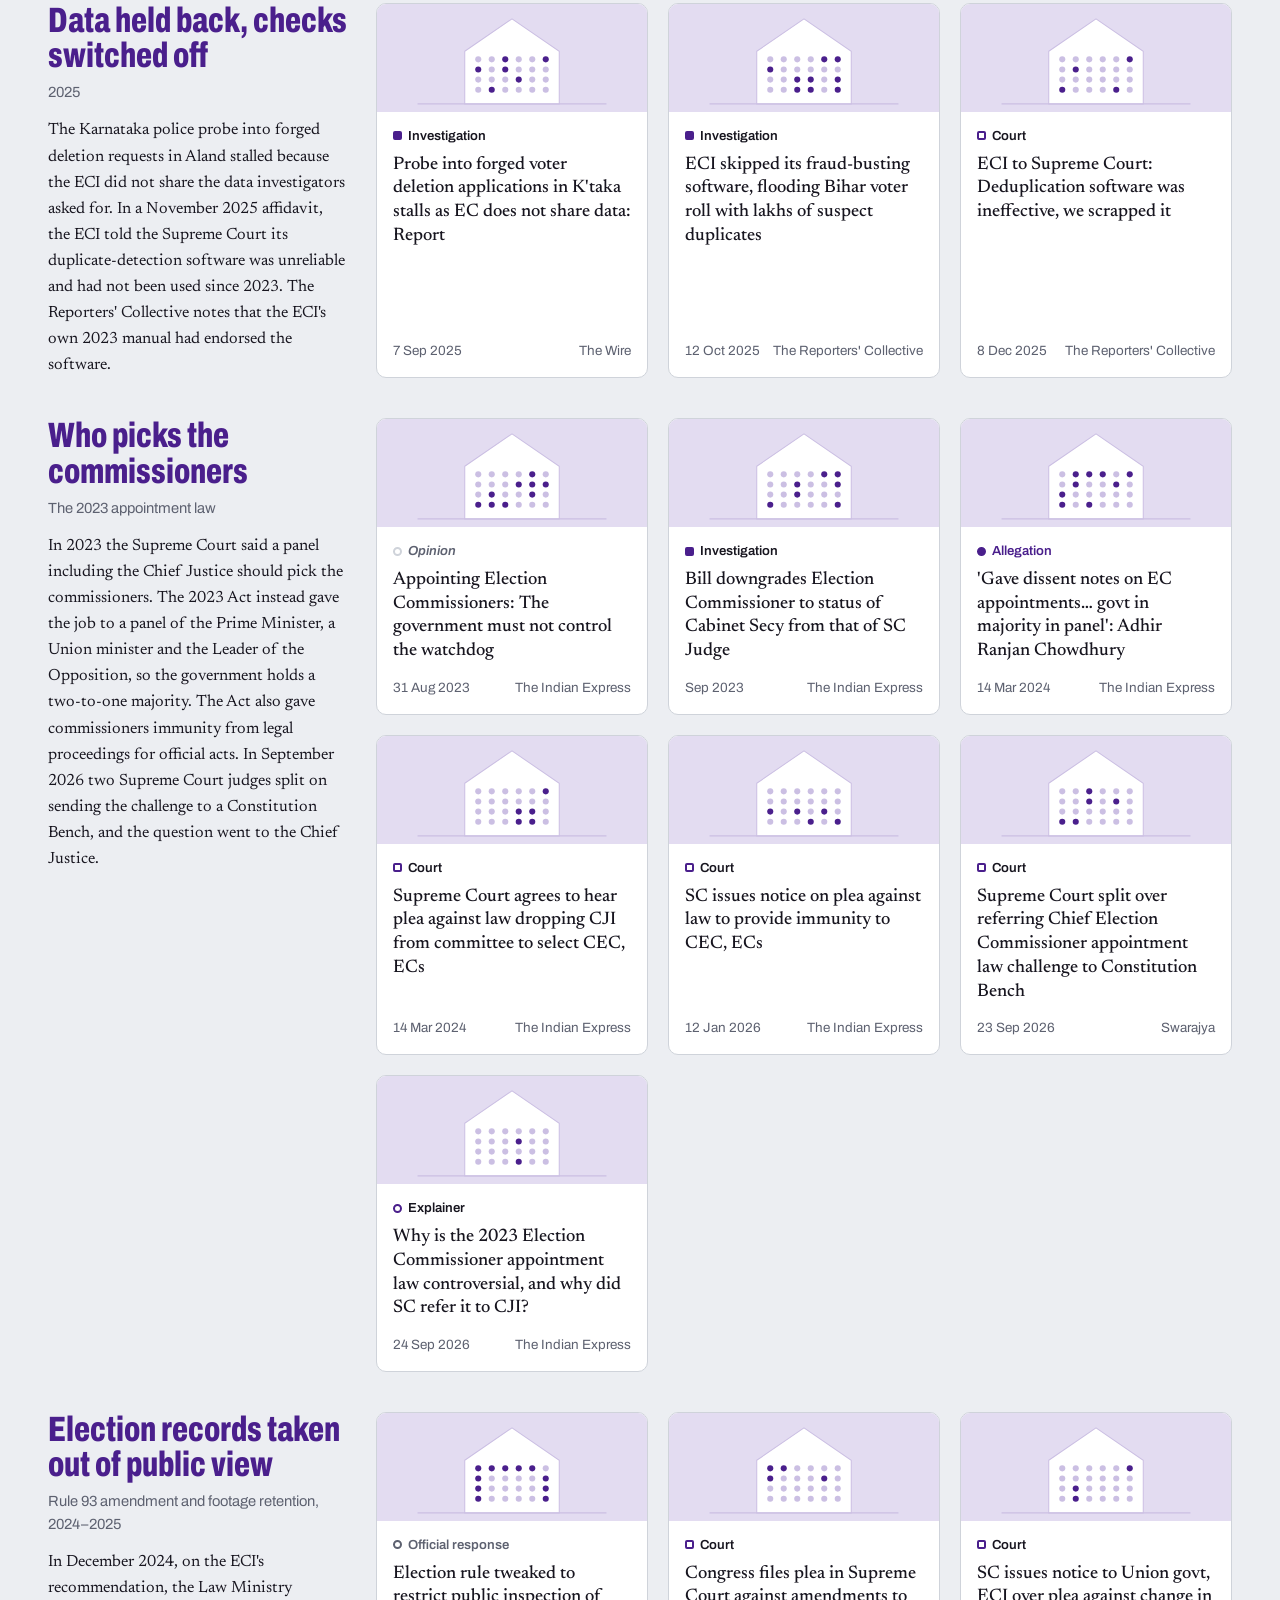
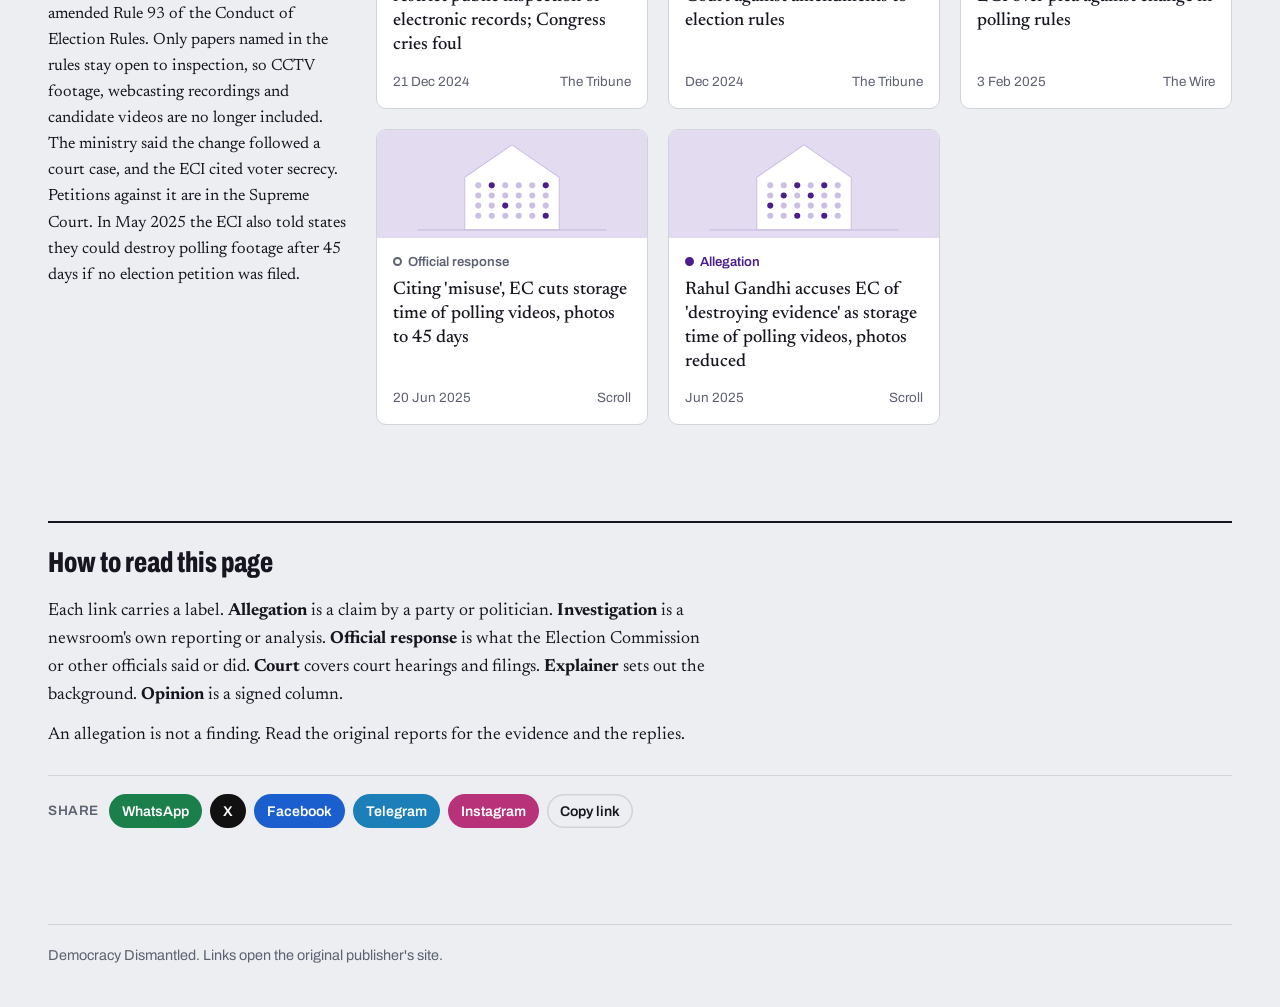
<file: centralisation.html>
<!doctype html>
<html lang="en">
<head>
  <meta charset="utf-8">
  <meta name="viewport" content="width=device-width, initial-scale=1">
  <title>Centralisation | Democracy Dismantled?</title>
  <meta name="description" content="News reports on control of India's election machinery being concentrated in the Chief Election Commissioner, the ECI's IT division and the Union government, with official responses.">
  <link rel="canonical" href="https://janmat.net/centralisation">
  <meta property="og:type" content="website">
  <meta property="og:site_name" content="Democracy Dismantled?">
  <meta property="og:locale" content="en_IN">
  <meta property="og:title" content="Centralisation | Democracy Dismantled?">
  <meta property="og:description" content="News reports on control of India's election machinery being concentrated in the Chief Election Commissioner, the ECI's IT division and the Union government, with official responses.">
  <meta property="og:url" content="https://janmat.net/centralisation">
  <meta property="og:image" content="https://janmat.net/images/og/centralisation.png">
  <meta property="og:image:width" content="1200">
  <meta property="og:image:height" content="630">
  <meta property="og:image:alt" content="Centralisation | Democracy Dismantled?">
  <meta name="twitter:card" content="summary_large_image">
  <meta name="twitter:title" content="Centralisation | Democracy Dismantled?">
  <meta name="twitter:description" content="News reports on control of India's election machinery being concentrated in the Chief Election Commissioner, the ECI's IT division and the Union government, with official responses.">
  <meta name="twitter:image" content="https://janmat.net/images/og/centralisation.png">
  <link rel="preconnect" href="https://fonts.googleapis.com">
  <link rel="preconnect" href="https://fonts.gstatic.com" crossorigin>
  <link href="https://fonts.googleapis.com/css2?family=Archivo:wdth,wght@62..125,400..800&family=Newsreader:opsz,wght@6..72,400;6..72,500&display=swap" rel="stylesheet">
  <link rel="stylesheet" href="css/styles.css">
</head>
<body data-content-lang="en">
  <a class="skip" href="#cases">Skip to cases</a>

  <header class="masthead">
    <a class="wordmark" href="index.html" aria-label="Democracy Dismantled, home">
      <span class="ink" aria-hidden="true"></span>Democracy Dismantled
    </a>
    <nav aria-label="Sections">
      <a href="reports.html#reports" data-i18n="nav.reports">Reports</a>
      <details class="topics">
        <summary data-i18n="nav.topics">Topics</summary>
        <ul></ul>
      </details>
      <button type="button" class="nav-watch" data-i18n="nav.watch" aria-haspopup="dialog">Watch</button>
      <a href="reports.html#posts" data-i18n="nav.posts">Posts</a>
    </nav>
  </header>

  <main id="top">
    <section class="hero hero-sub" aria-labelledby="hero-title">
      <h1 id="hero-title">Centralisation</h1>
      <div class="hero-text">
        <p class="hero-dek">These reports show control of the election machinery moving into fewer hands. Decisions are being taken without the full Commission, the voter roll is being run from software in Delhi, and the government now picks the commissioners. Two sitting Election Commissioners have called some of these steps illegal. The ECI says its decisions were unanimous and lawful, and the courts are hearing challenges.</p>
        <p class="hero-count"><strong id="count-links">0</strong> reports across <strong id="count-cases">0</strong> cases</p>
      </div>
      <nav class="case-index" aria-label="Cases">
        <ol id="case-index"></ol>
      </nav>
    </section>

    <section class="reports" id="cases" aria-label="Cases">
      <div class="section-head">
        <h2>Cases</h2>
        <div class="tools">
          <label class="search">
            <span class="visually-hidden">Search headlines and outlets</span>
            <input id="q" type="search" placeholder="Search headlines or outlets" autocomplete="off">
          </label>
        </div>
      </div>
      <div class="filters" id="filters" role="group" aria-label="Filter by type of report"></div>
      <div id="feed" aria-live="polite"></div>
      <p class="empty" id="empty" hidden>No reports match. Clear the search box or pick another type.</p>
    </section>

    <section class="about" aria-labelledby="about-title">
      <h2 id="about-title">How to read this page</h2>
      <p>Each link carries a label. <b>Allegation</b> is a claim by a party or politician. <b>Investigation</b> is a newsroom's own reporting or analysis. <b>Official response</b> is what the Election Commission or other officials said or did. <b>Court</b> covers court hearings and filings. <b>Explainer</b> sets out the background. <b>Opinion</b> is a signed column.</p>
      <p>An allegation is not a finding. Read the original reports for the evidence and the replies.</p>
    </section>
  </main>

  <footer class="footer">
    <p>Democracy Dismantled. Links open the original publisher's site.</p>
  </footer>

  <script src="js/centralisation-data.js"></script>
  <script src="js/cases.js"></script>
  <script src="js/topics-data.js"></script>
  <script src="js/i18n-strings.js"></script>
  <script src="js/i18n.js"></script>
  <script src="js/menu.js"></script>
  <script src="js/videos-data.js"></script>
  <script src="js/watch.js"></script>
  <script src="js/share.js"></script>
</body>
</html>
</file>
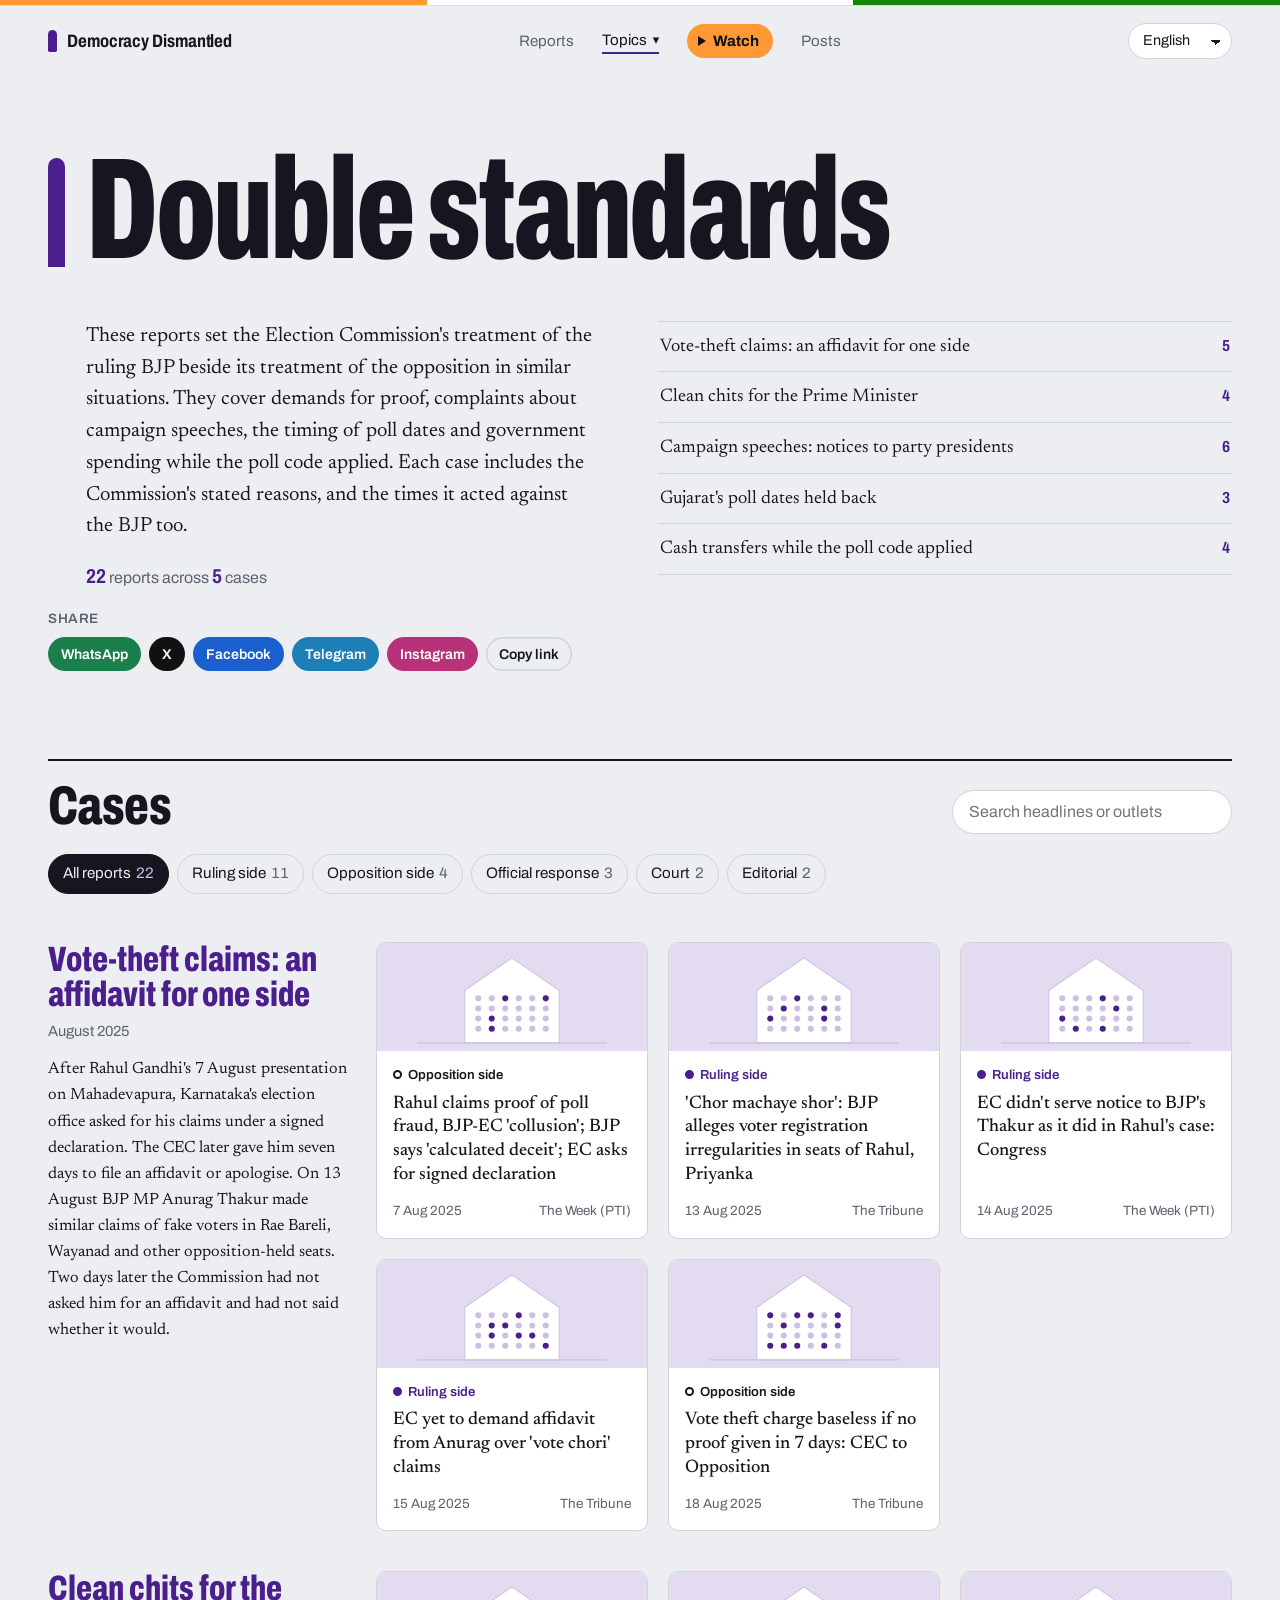
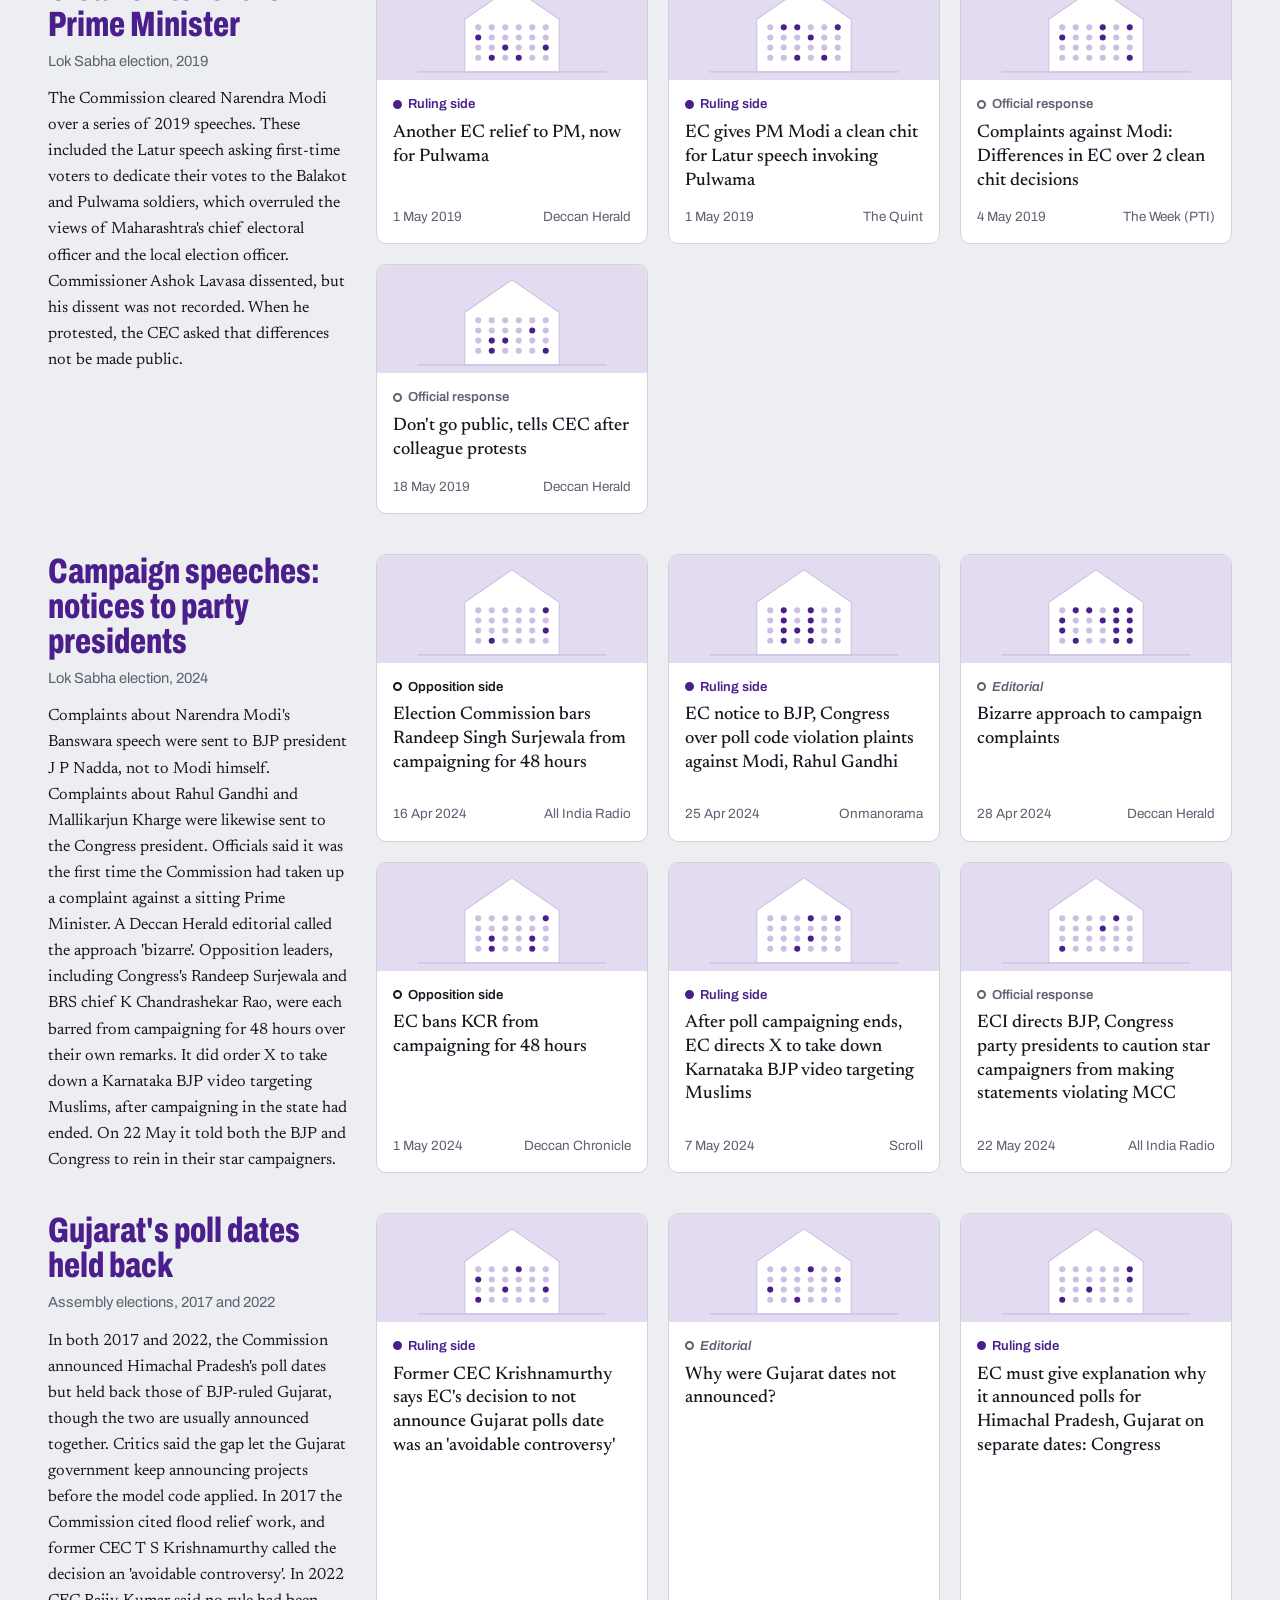
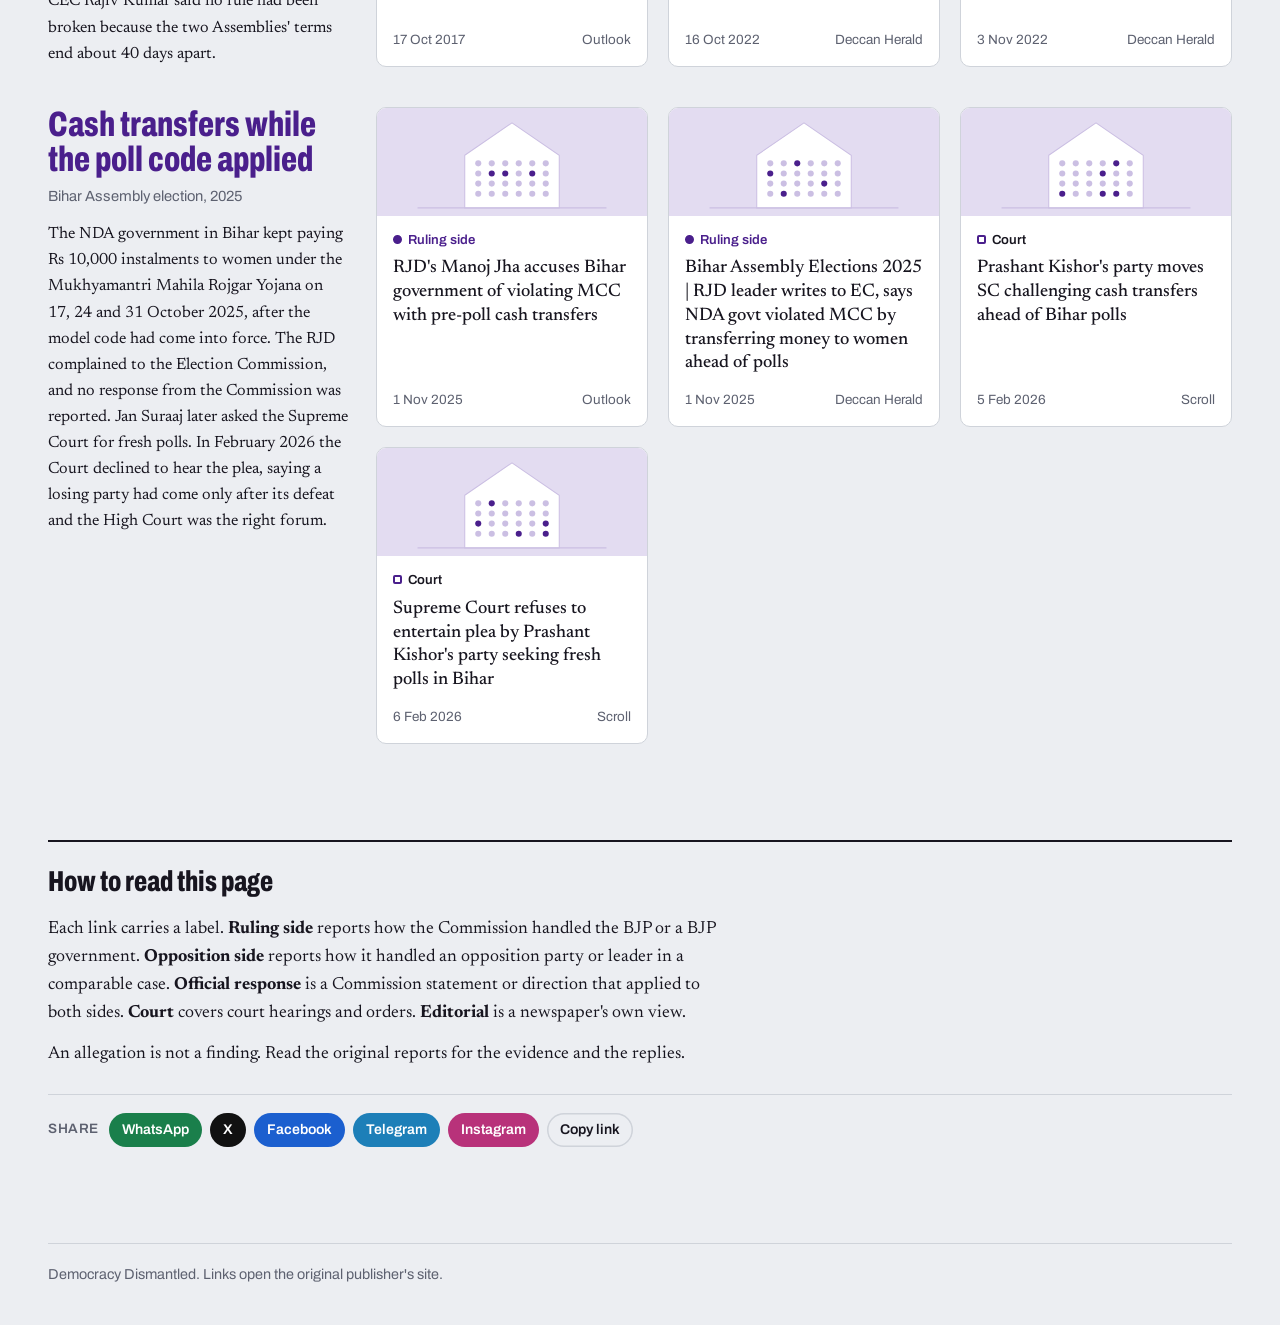
<file: double-standards.html>
<!doctype html>
<html lang="en">
<head>
  <meta charset="utf-8">
  <meta name="viewport" content="width=device-width, initial-scale=1">
  <title>Double Standards | Democracy Dismantled?</title>
  <meta name="description" content="News reports comparing how the Election Commission of India treated the ruling BJP and opposition parties in similar situations.">
  <link rel="canonical" href="https://janmat.net/double-standards">
  <meta property="og:type" content="website">
  <meta property="og:site_name" content="Democracy Dismantled?">
  <meta property="og:locale" content="en_IN">
  <meta property="og:title" content="Double Standards | Democracy Dismantled?">
  <meta property="og:description" content="News reports comparing how the Election Commission of India treated the ruling BJP and opposition parties in similar situations.">
  <meta property="og:url" content="https://janmat.net/double-standards">
  <meta property="og:image" content="https://janmat.net/images/og/double-standards.png">
  <meta property="og:image:width" content="1200">
  <meta property="og:image:height" content="630">
  <meta property="og:image:alt" content="Double Standards | Democracy Dismantled?">
  <meta name="twitter:card" content="summary_large_image">
  <meta name="twitter:title" content="Double Standards | Democracy Dismantled?">
  <meta name="twitter:description" content="News reports comparing how the Election Commission of India treated the ruling BJP and opposition parties in similar situations.">
  <meta name="twitter:image" content="https://janmat.net/images/og/double-standards.png">
  <link rel="preconnect" href="https://fonts.googleapis.com">
  <link rel="preconnect" href="https://fonts.gstatic.com" crossorigin>
  <link href="https://fonts.googleapis.com/css2?family=Archivo:wdth,wght@62..125,400..800&family=Newsreader:opsz,wght@6..72,400;6..72,500&display=swap" rel="stylesheet">
  <link rel="stylesheet" href="css/styles.css">
</head>
<body data-content-lang="en">
  <a class="skip" href="#cases">Skip to cases</a>

  <header class="masthead">
    <a class="wordmark" href="index.html" aria-label="Democracy Dismantled, home">
      <span class="ink" aria-hidden="true"></span>Democracy Dismantled
    </a>
    <nav aria-label="Sections">
      <a href="reports.html#reports" data-i18n="nav.reports">Reports</a>
      <details class="topics">
        <summary data-i18n="nav.topics">Topics</summary>
        <ul></ul>
      </details>
      <button type="button" class="nav-watch" data-i18n="nav.watch" aria-haspopup="dialog">Watch</button>
      <a href="reports.html#posts" data-i18n="nav.posts">Posts</a>
    </nav>
  </header>

  <main id="top">
    <section class="hero hero-sub" aria-labelledby="hero-title">
      <h1 id="hero-title">Double standards</h1>
      <div class="hero-text">
        <p class="hero-dek">These reports set the Election Commission's treatment of the ruling BJP beside its treatment of the opposition in similar situations. They cover demands for proof, complaints about campaign speeches, the timing of poll dates and government spending while the poll code applied. Each case includes the Commission's stated reasons, and the times it acted against the BJP too.</p>
        <p class="hero-count"><strong id="count-links">0</strong> reports across <strong id="count-cases">0</strong> cases</p>
      </div>
      <nav class="case-index" aria-label="Cases">
        <ol id="case-index"></ol>
      </nav>
    </section>

    <section class="reports" id="cases" aria-label="Cases">
      <div class="section-head">
        <h2>Cases</h2>
        <div class="tools">
          <label class="search">
            <span class="visually-hidden">Search headlines and outlets</span>
            <input id="q" type="search" placeholder="Search headlines or outlets" autocomplete="off">
          </label>
        </div>
      </div>
      <div class="filters" id="filters" role="group" aria-label="Filter by type of report"></div>
      <div id="feed" aria-live="polite"></div>
      <p class="empty" id="empty" hidden>No reports match. Clear the search box or pick another type.</p>
    </section>

    <section class="about" aria-labelledby="about-title">
      <h2 id="about-title">How to read this page</h2>
      <p>Each link carries a label. <b>Ruling side</b> reports how the Commission handled the BJP or a BJP government. <b>Opposition side</b> reports how it handled an opposition party or leader in a comparable case. <b>Official response</b> is a Commission statement or direction that applied to both sides. <b>Court</b> covers court hearings and orders. <b>Editorial</b> is a newspaper's own view.</p>
      <p>An allegation is not a finding. Read the original reports for the evidence and the replies.</p>
    </section>
  </main>

  <footer class="footer">
    <p>Democracy Dismantled. Links open the original publisher's site.</p>
  </footer>

  <script src="js/double-standards-data.js"></script>
  <script src="js/cases.js"></script>
  <script src="js/topics-data.js"></script>
  <script src="js/i18n-strings.js"></script>
  <script src="js/i18n.js"></script>
  <script src="js/menu.js"></script>
  <script src="js/videos-data.js"></script>
  <script src="js/watch.js"></script>
  <script src="js/share.js"></script>
</body>
</html>
</file>
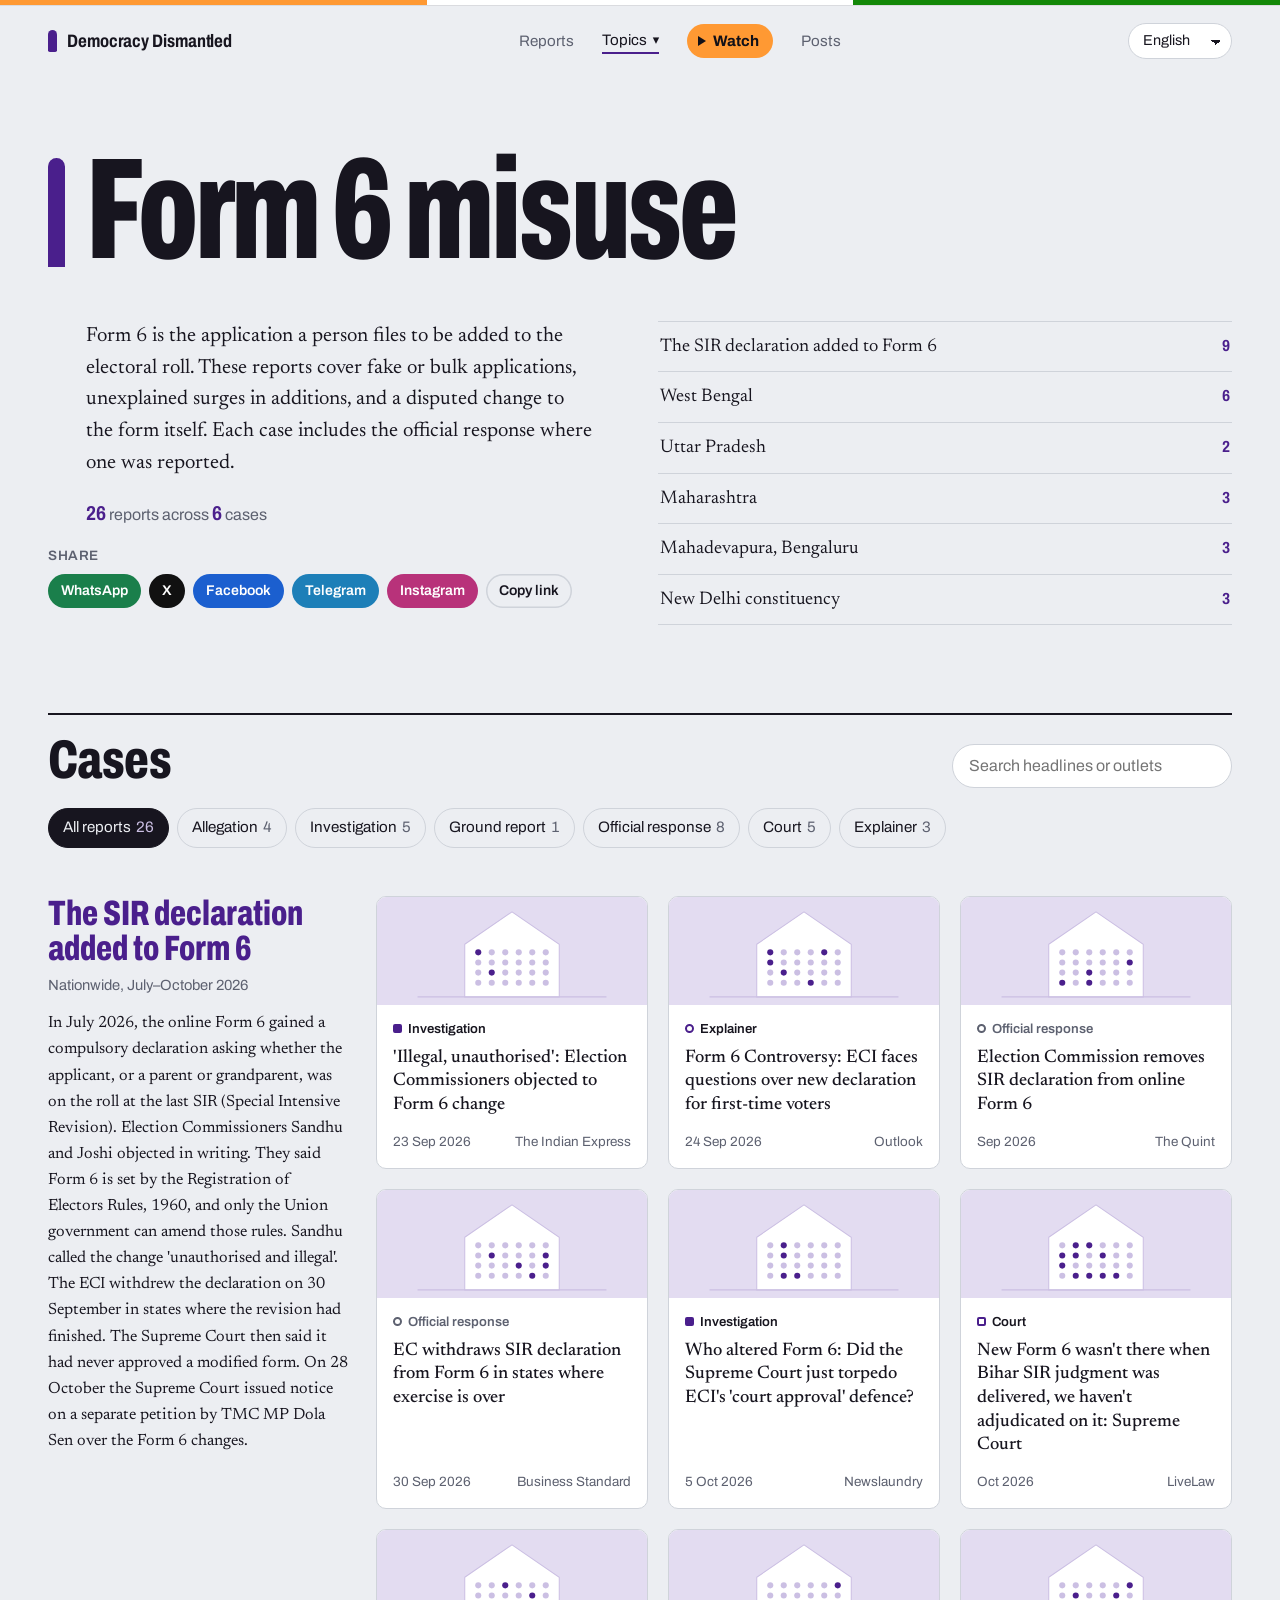
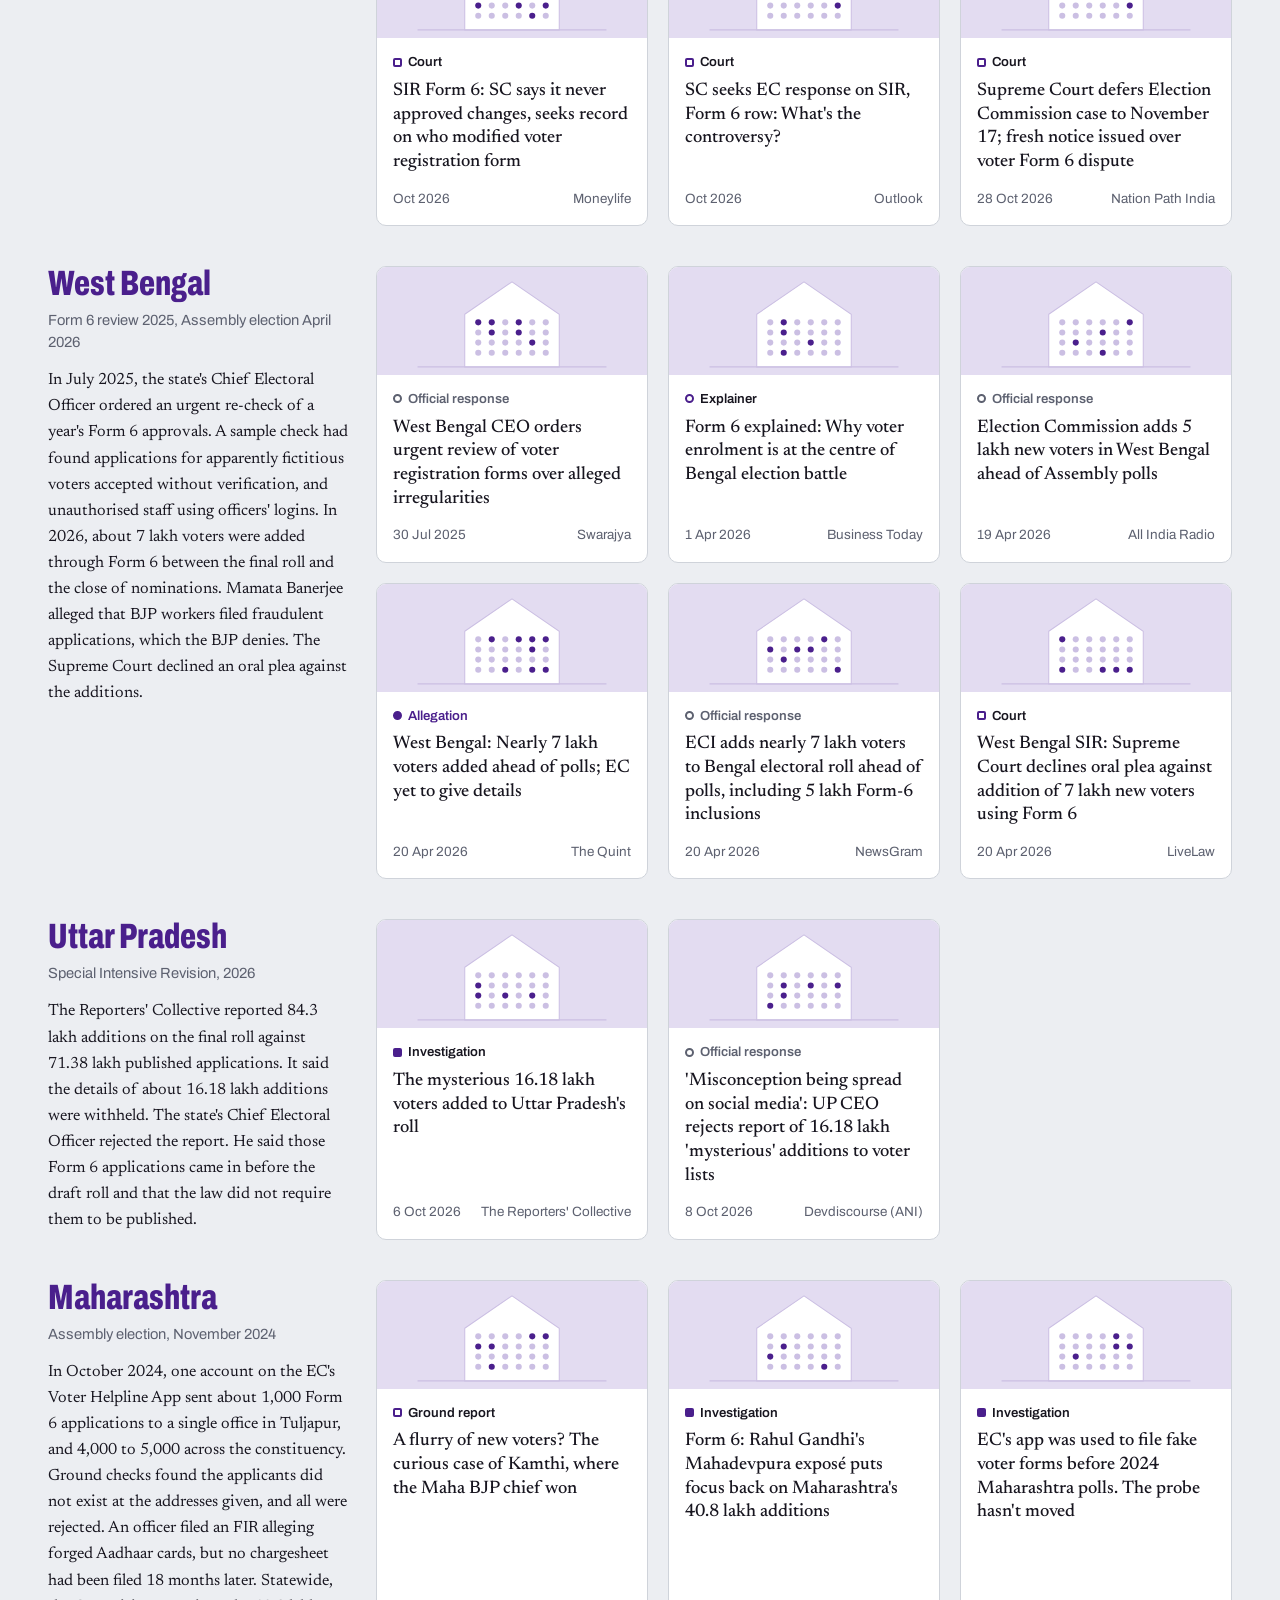
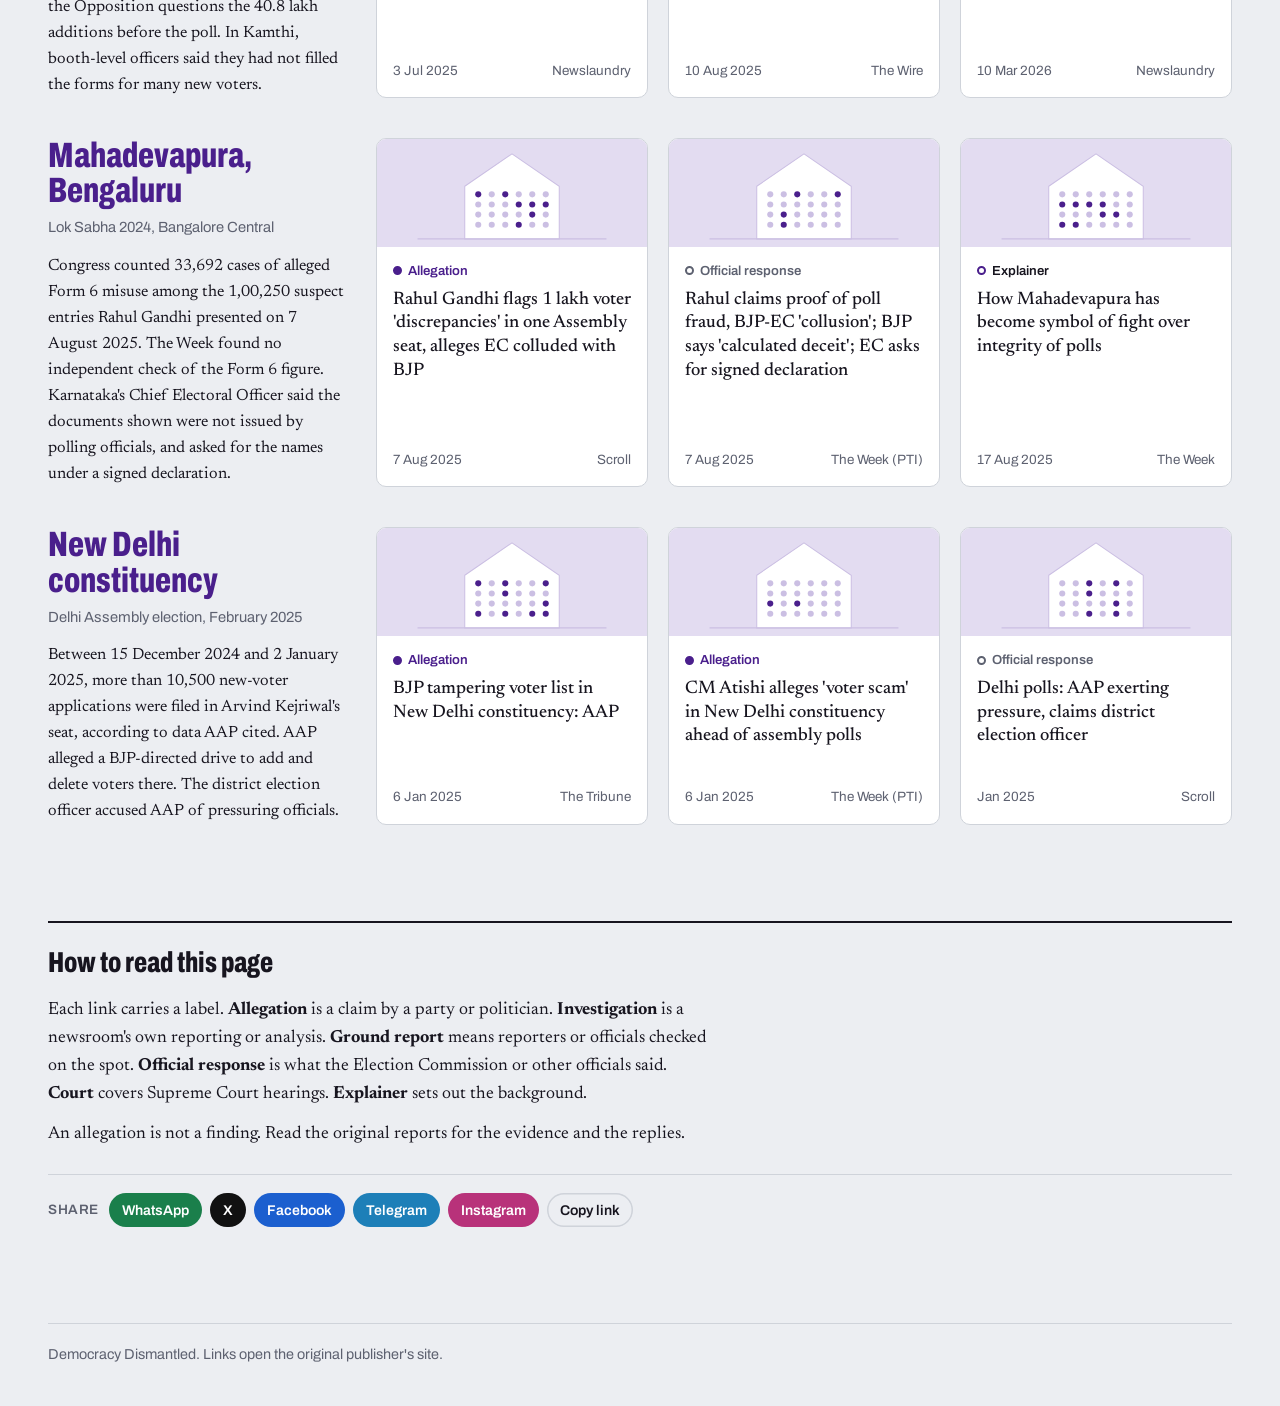
<file: form-6.html>
<!doctype html>
<html lang="en">
<head>
  <meta charset="utf-8">
  <meta name="viewport" content="width=device-width, initial-scale=1">
  <title>Form 6 Misuse | Democracy Dismantled?</title>
  <meta name="description" content="News reports on misuse of Form 6, the application to join India's electoral roll, case by case, with official responses.">
  <link rel="canonical" href="https://janmat.net/form-6">
  <meta property="og:type" content="website">
  <meta property="og:site_name" content="Democracy Dismantled?">
  <meta property="og:locale" content="en_IN">
  <meta property="og:title" content="Form 6 Misuse | Democracy Dismantled?">
  <meta property="og:description" content="News reports on misuse of Form 6, the application to join India's electoral roll, case by case, with official responses.">
  <meta property="og:url" content="https://janmat.net/form-6">
  <meta property="og:image" content="https://janmat.net/images/og/form-6.png">
  <meta property="og:image:width" content="1200">
  <meta property="og:image:height" content="630">
  <meta property="og:image:alt" content="Form 6 Misuse | Democracy Dismantled?">
  <meta name="twitter:card" content="summary_large_image">
  <meta name="twitter:title" content="Form 6 Misuse | Democracy Dismantled?">
  <meta name="twitter:description" content="News reports on misuse of Form 6, the application to join India's electoral roll, case by case, with official responses.">
  <meta name="twitter:image" content="https://janmat.net/images/og/form-6.png">
  <link rel="preconnect" href="https://fonts.googleapis.com">
  <link rel="preconnect" href="https://fonts.gstatic.com" crossorigin>
  <link href="https://fonts.googleapis.com/css2?family=Archivo:wdth,wght@62..125,400..800&family=Newsreader:opsz,wght@6..72,400;6..72,500&display=swap" rel="stylesheet">
  <link rel="stylesheet" href="css/styles.css">
</head>
<body data-content-lang="en">
  <a class="skip" href="#cases">Skip to cases</a>

  <header class="masthead">
    <a class="wordmark" href="index.html" aria-label="Democracy Dismantled, home">
      <span class="ink" aria-hidden="true"></span>Democracy Dismantled
    </a>
    <nav aria-label="Sections">
      <a href="reports.html#reports" data-i18n="nav.reports">Reports</a>
      <details class="topics">
        <summary data-i18n="nav.topics">Topics</summary>
        <ul></ul>
      </details>
      <button type="button" class="nav-watch" data-i18n="nav.watch" aria-haspopup="dialog">Watch</button>
      <a href="reports.html#posts" data-i18n="nav.posts">Posts</a>
    </nav>
  </header>

  <main id="top">
    <section class="hero hero-sub" aria-labelledby="hero-title">
      <h1 id="hero-title">Form 6 misuse</h1>
      <div class="hero-text">
        <p class="hero-dek">Form 6 is the application a person files to be added to the electoral roll. These reports cover fake or bulk applications, unexplained surges in additions, and a disputed change to the form itself. Each case includes the official response where one was reported.</p>
        <p class="hero-count"><strong id="count-links">0</strong> reports across <strong id="count-cases">0</strong> cases</p>
      </div>
      <nav class="case-index" aria-label="Cases">
        <ol id="case-index"></ol>
      </nav>
    </section>

    <section class="reports" id="cases" aria-label="Cases">
      <div class="section-head">
        <h2>Cases</h2>
        <div class="tools">
          <label class="search">
            <span class="visually-hidden">Search headlines and outlets</span>
            <input id="q" type="search" placeholder="Search headlines or outlets" autocomplete="off">
          </label>
        </div>
      </div>
      <div class="filters" id="filters" role="group" aria-label="Filter by type of report"></div>
      <div id="feed" aria-live="polite"></div>
      <p class="empty" id="empty" hidden>No reports match. Clear the search box or pick another type.</p>
    </section>

    <section class="about" aria-labelledby="about-title">
      <h2 id="about-title">How to read this page</h2>
      <p>Each link carries a label. <b>Allegation</b> is a claim by a party or politician. <b>Investigation</b> is a newsroom's own reporting or analysis. <b>Ground report</b> means reporters or officials checked on the spot. <b>Official response</b> is what the Election Commission or other officials said. <b>Court</b> covers Supreme Court hearings. <b>Explainer</b> sets out the background.</p>
      <p>An allegation is not a finding. Read the original reports for the evidence and the replies.</p>
    </section>
  </main>

  <footer class="footer">
    <p>Democracy Dismantled. Links open the original publisher's site.</p>
  </footer>

  <script src="js/form6-data.js"></script>
  <script src="js/cases.js"></script>
  <script src="js/topics-data.js"></script>
  <script src="js/i18n-strings.js"></script>
  <script src="js/i18n.js"></script>
  <script src="js/menu.js"></script>
  <script src="js/videos-data.js"></script>
  <script src="js/watch.js"></script>
  <script src="js/share.js"></script>
</body>
</html>
</file>
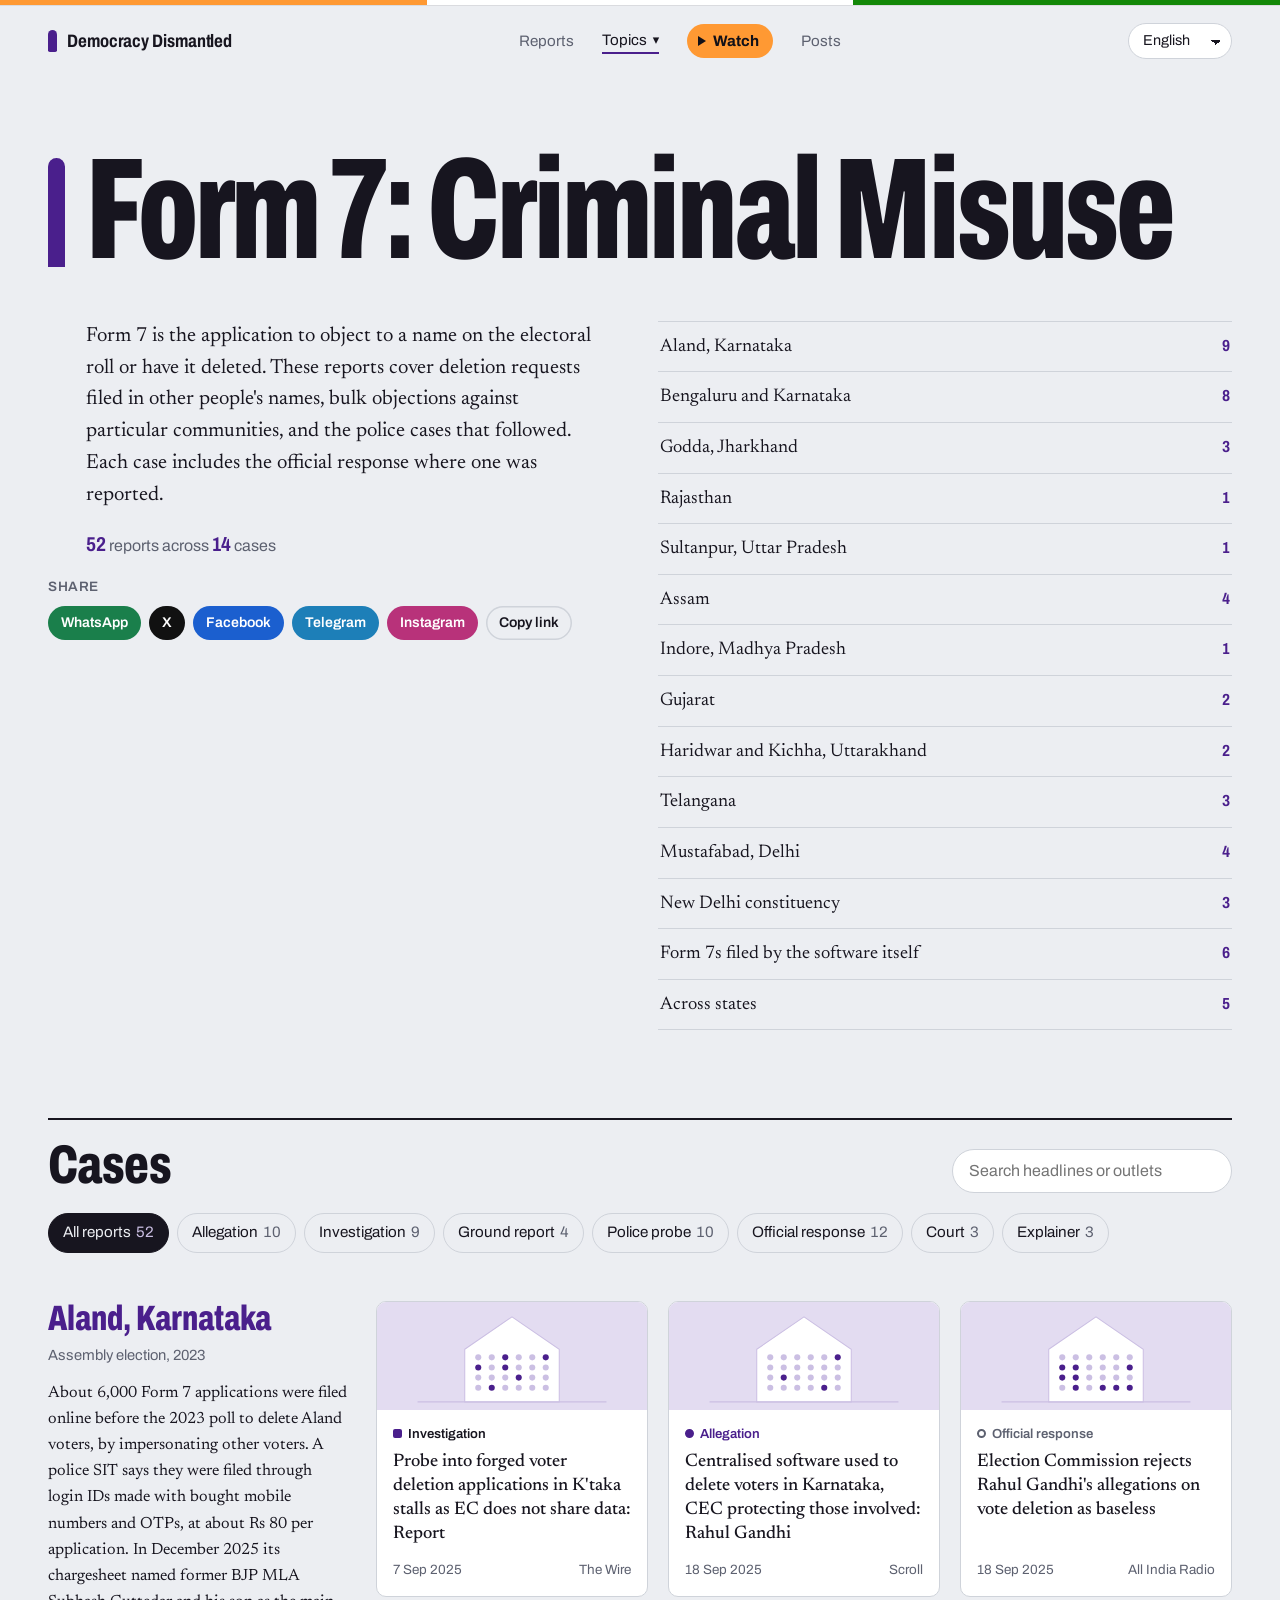
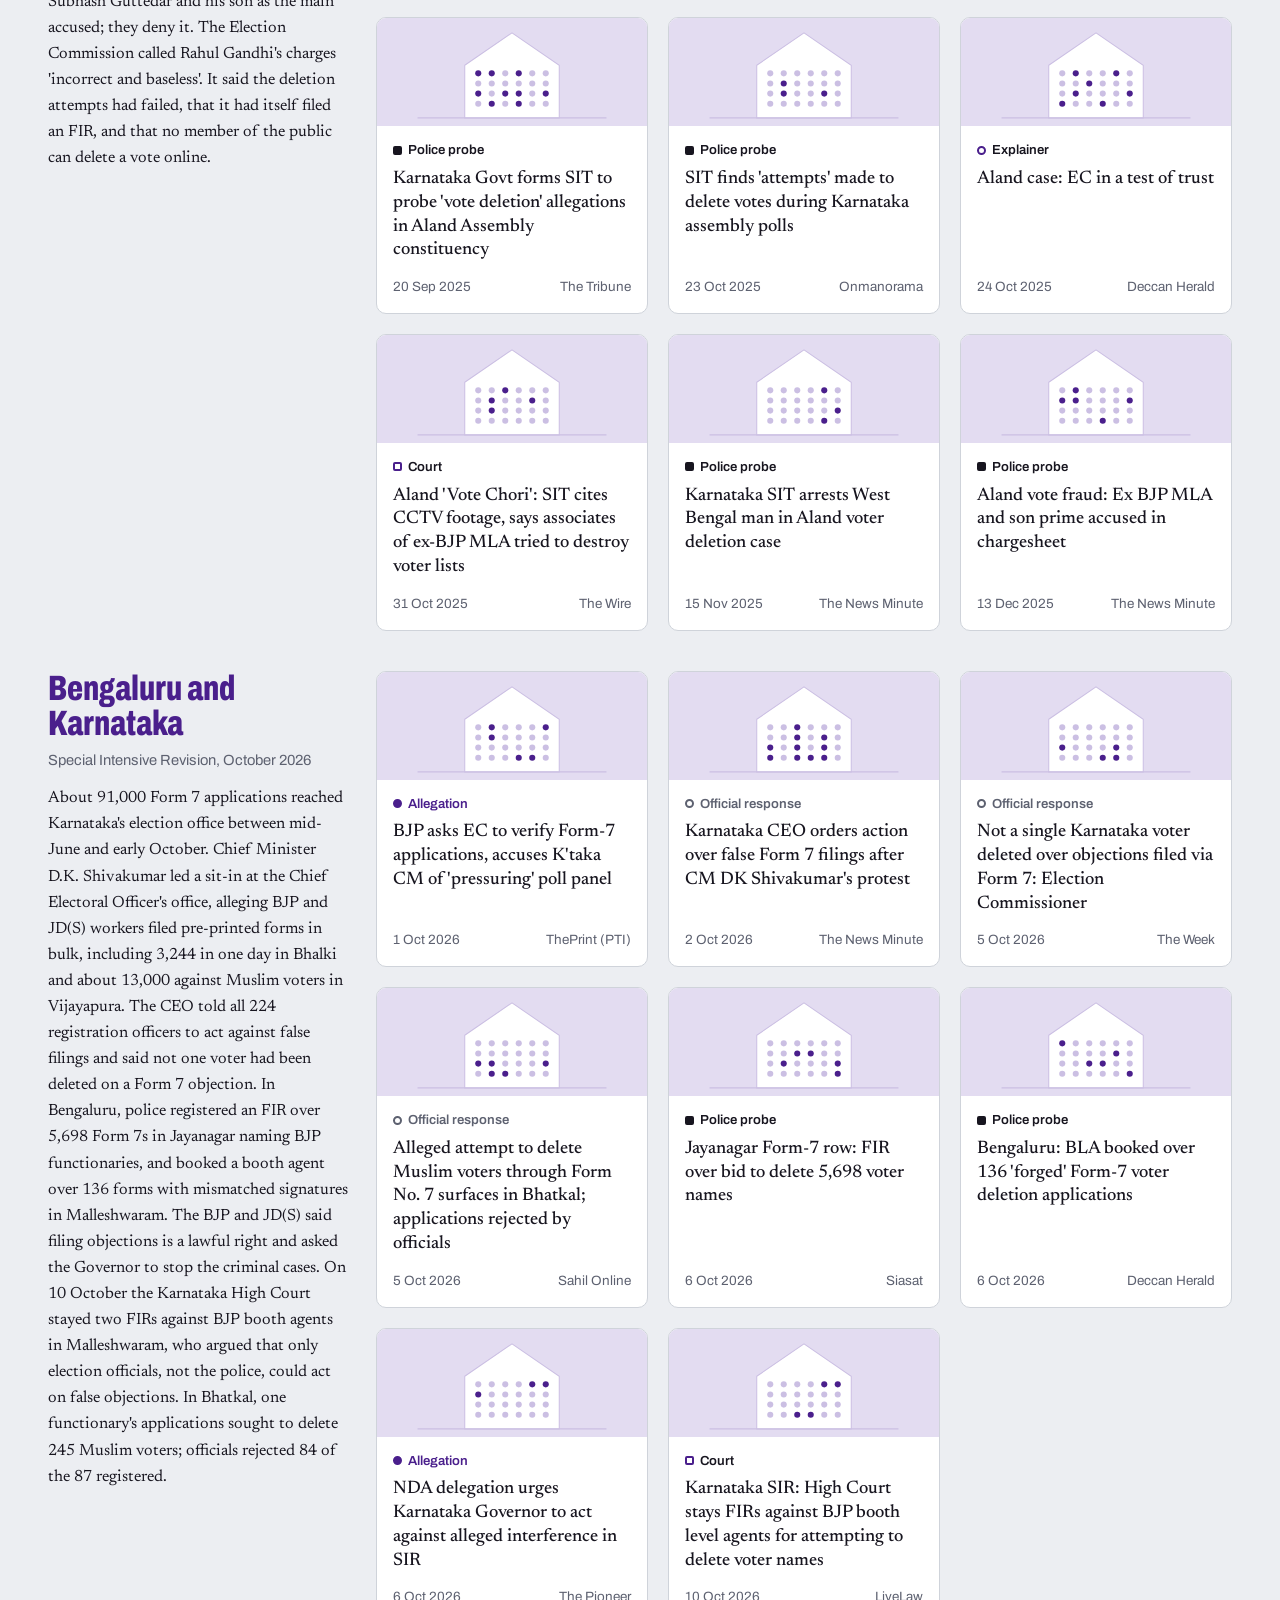
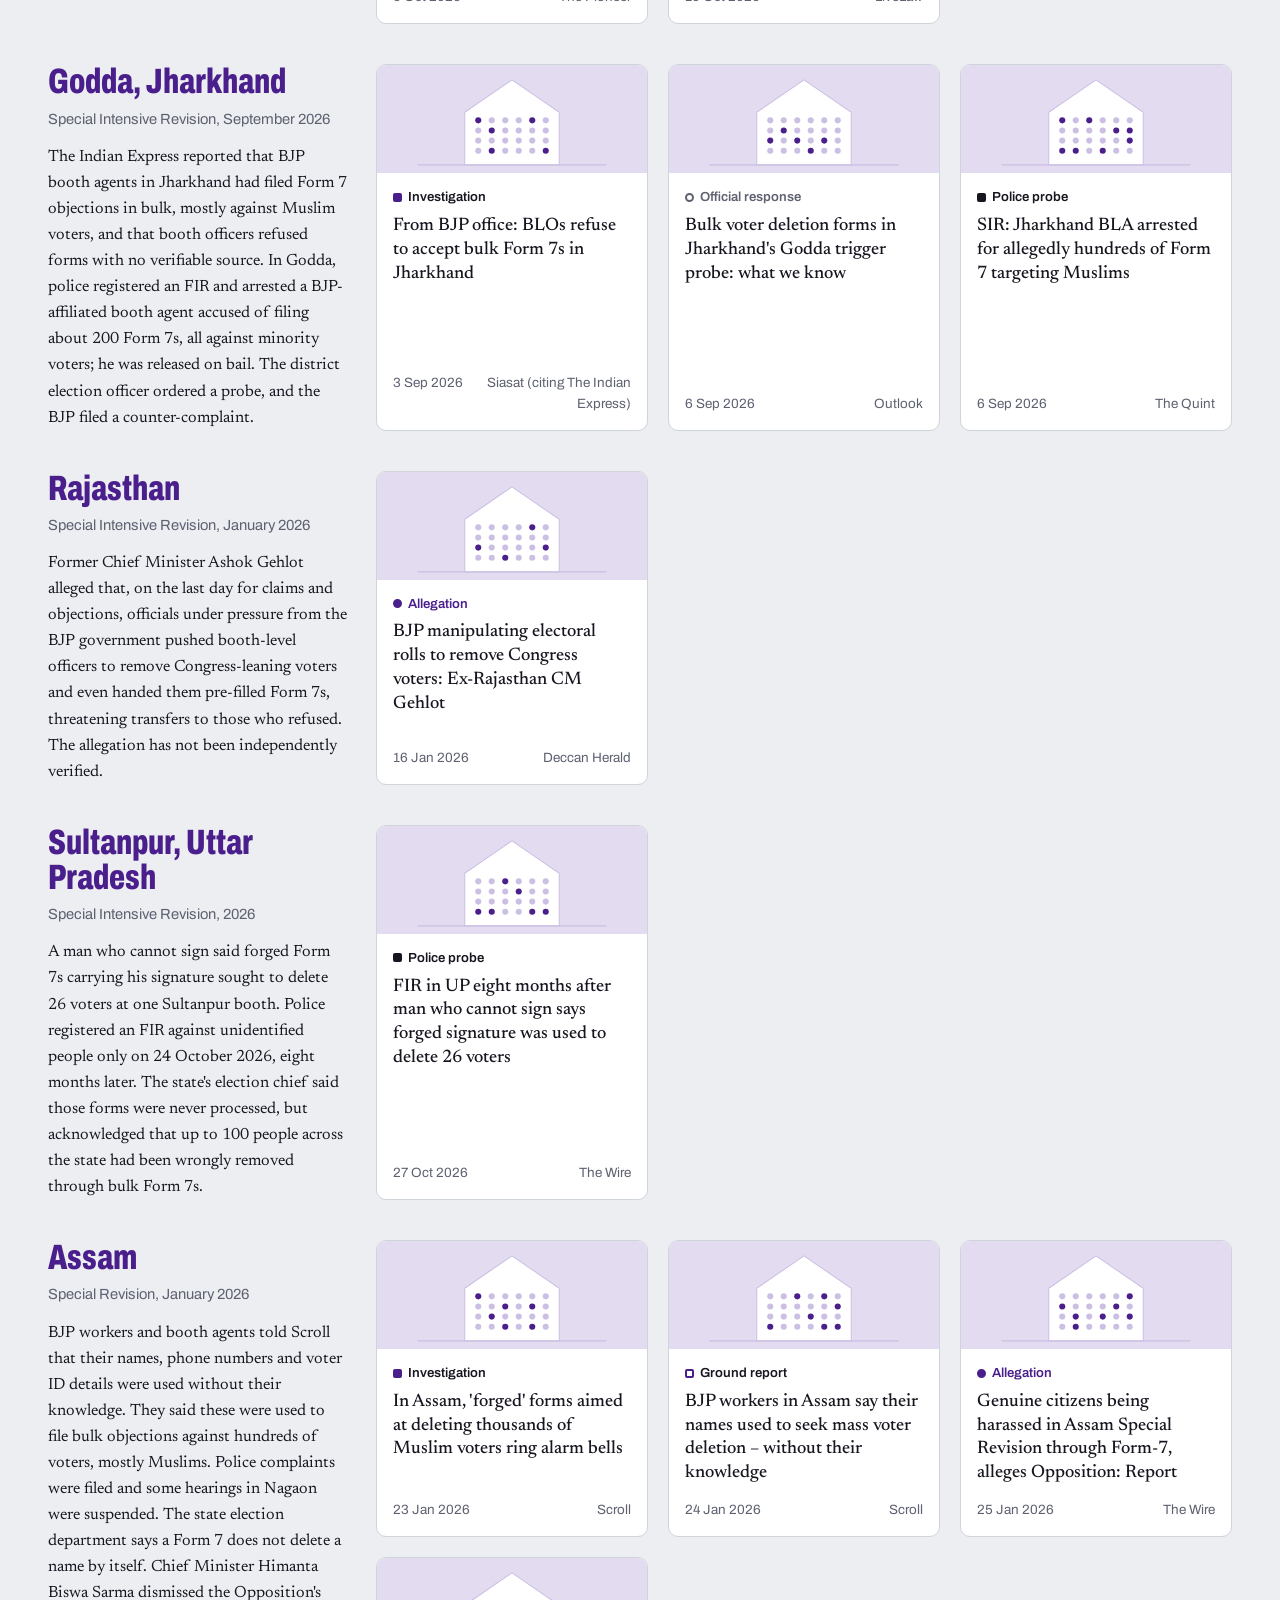
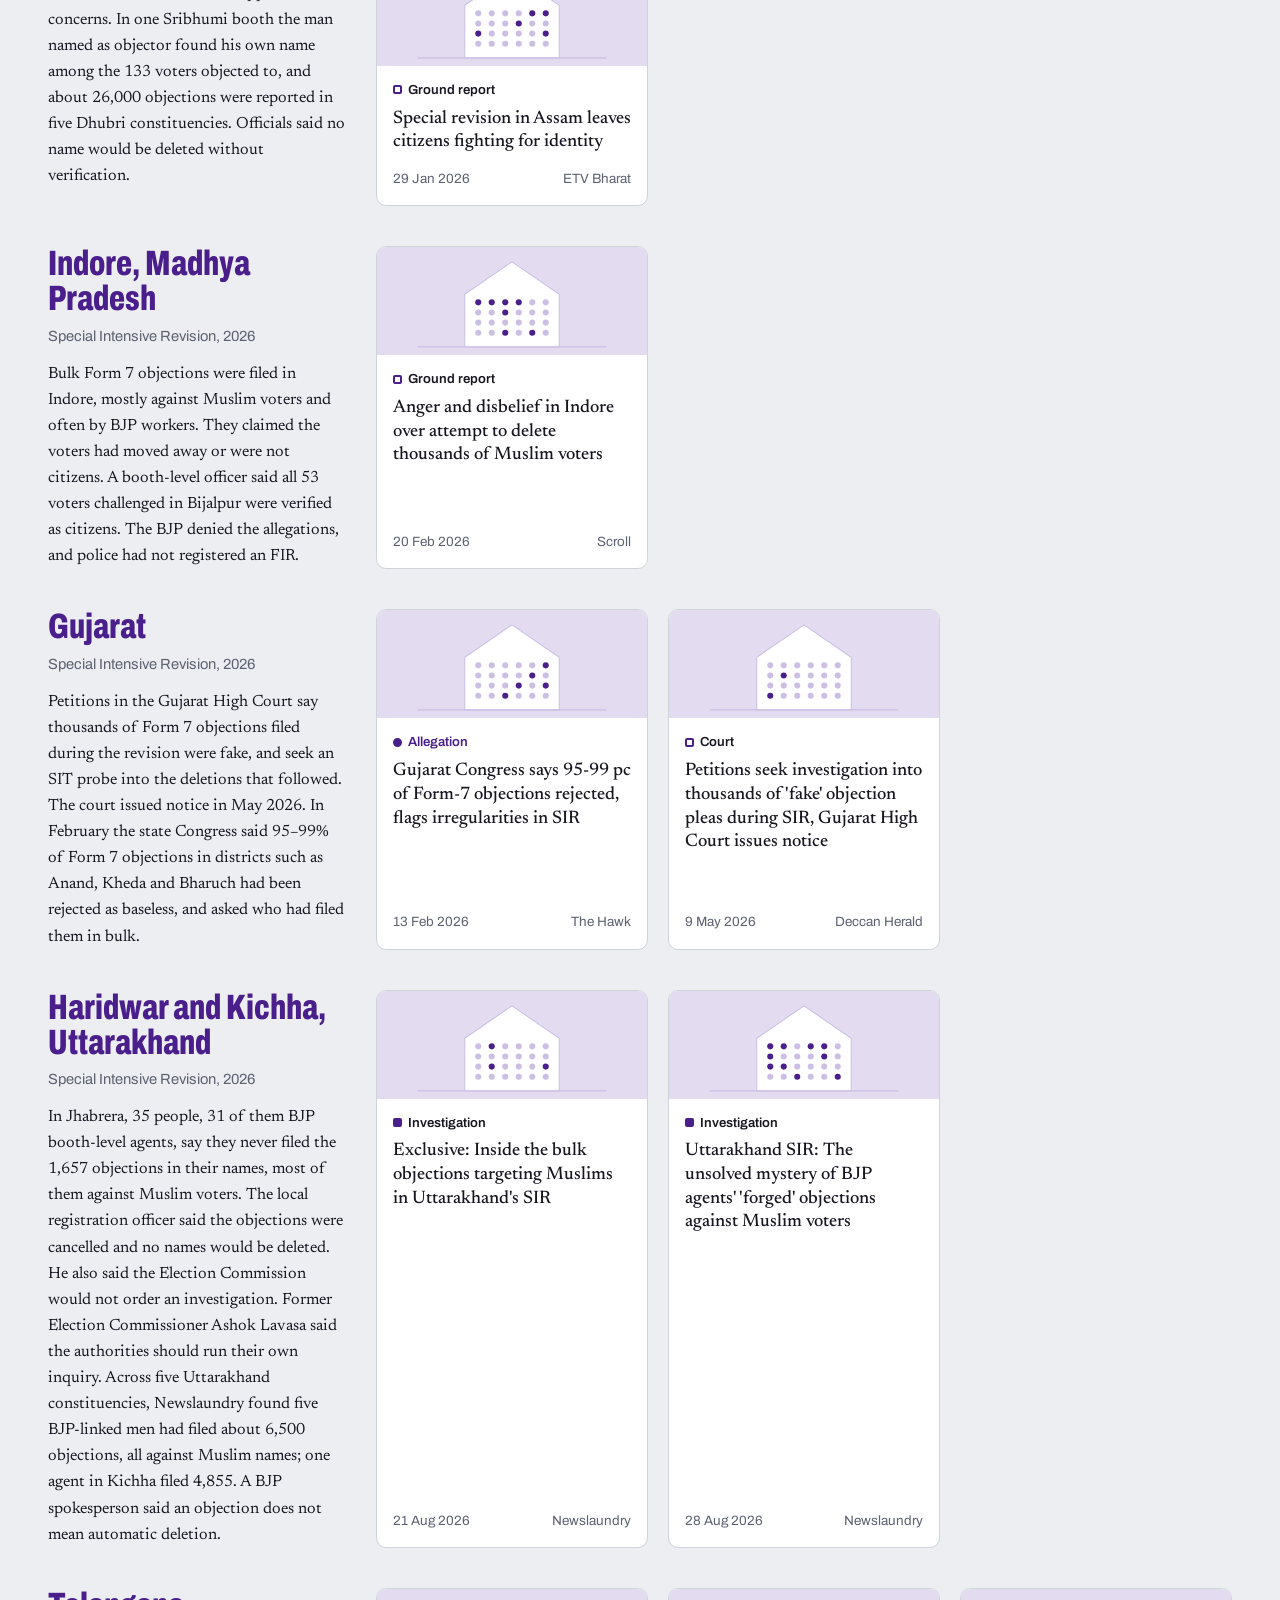
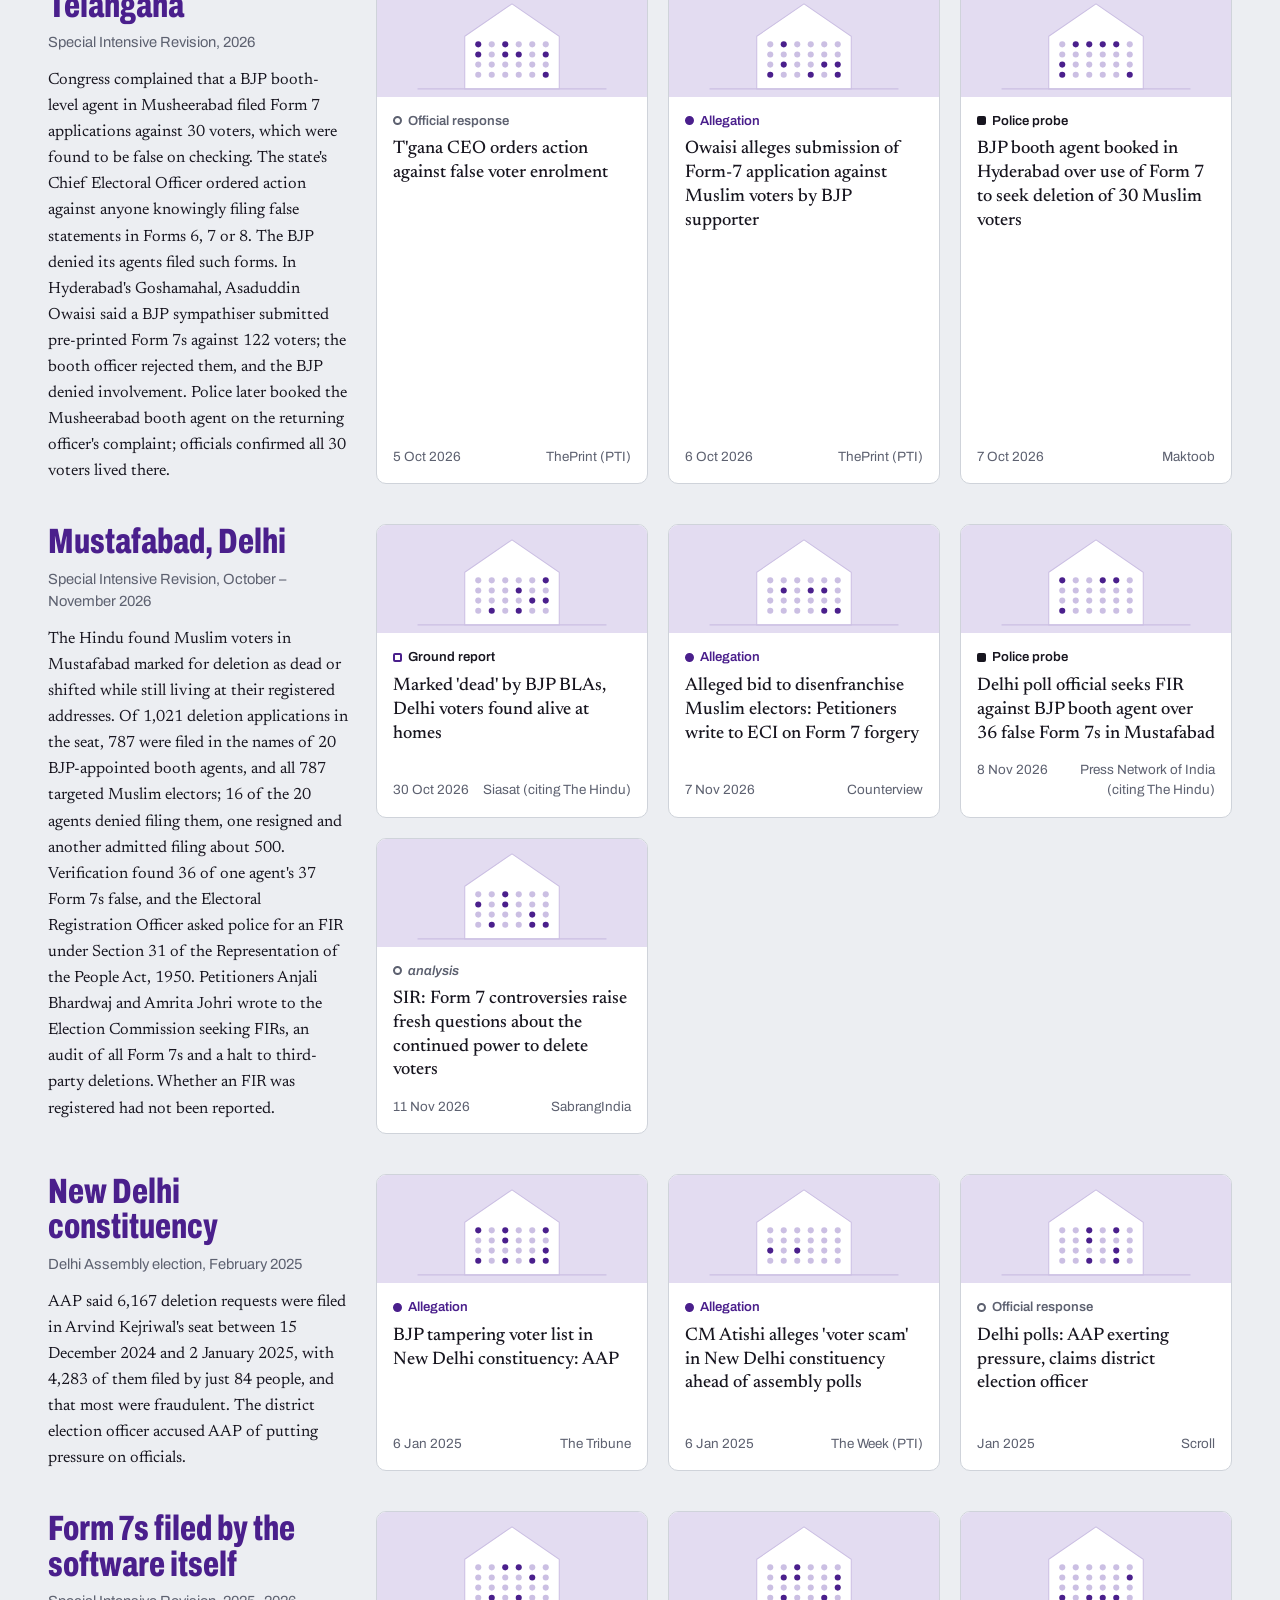
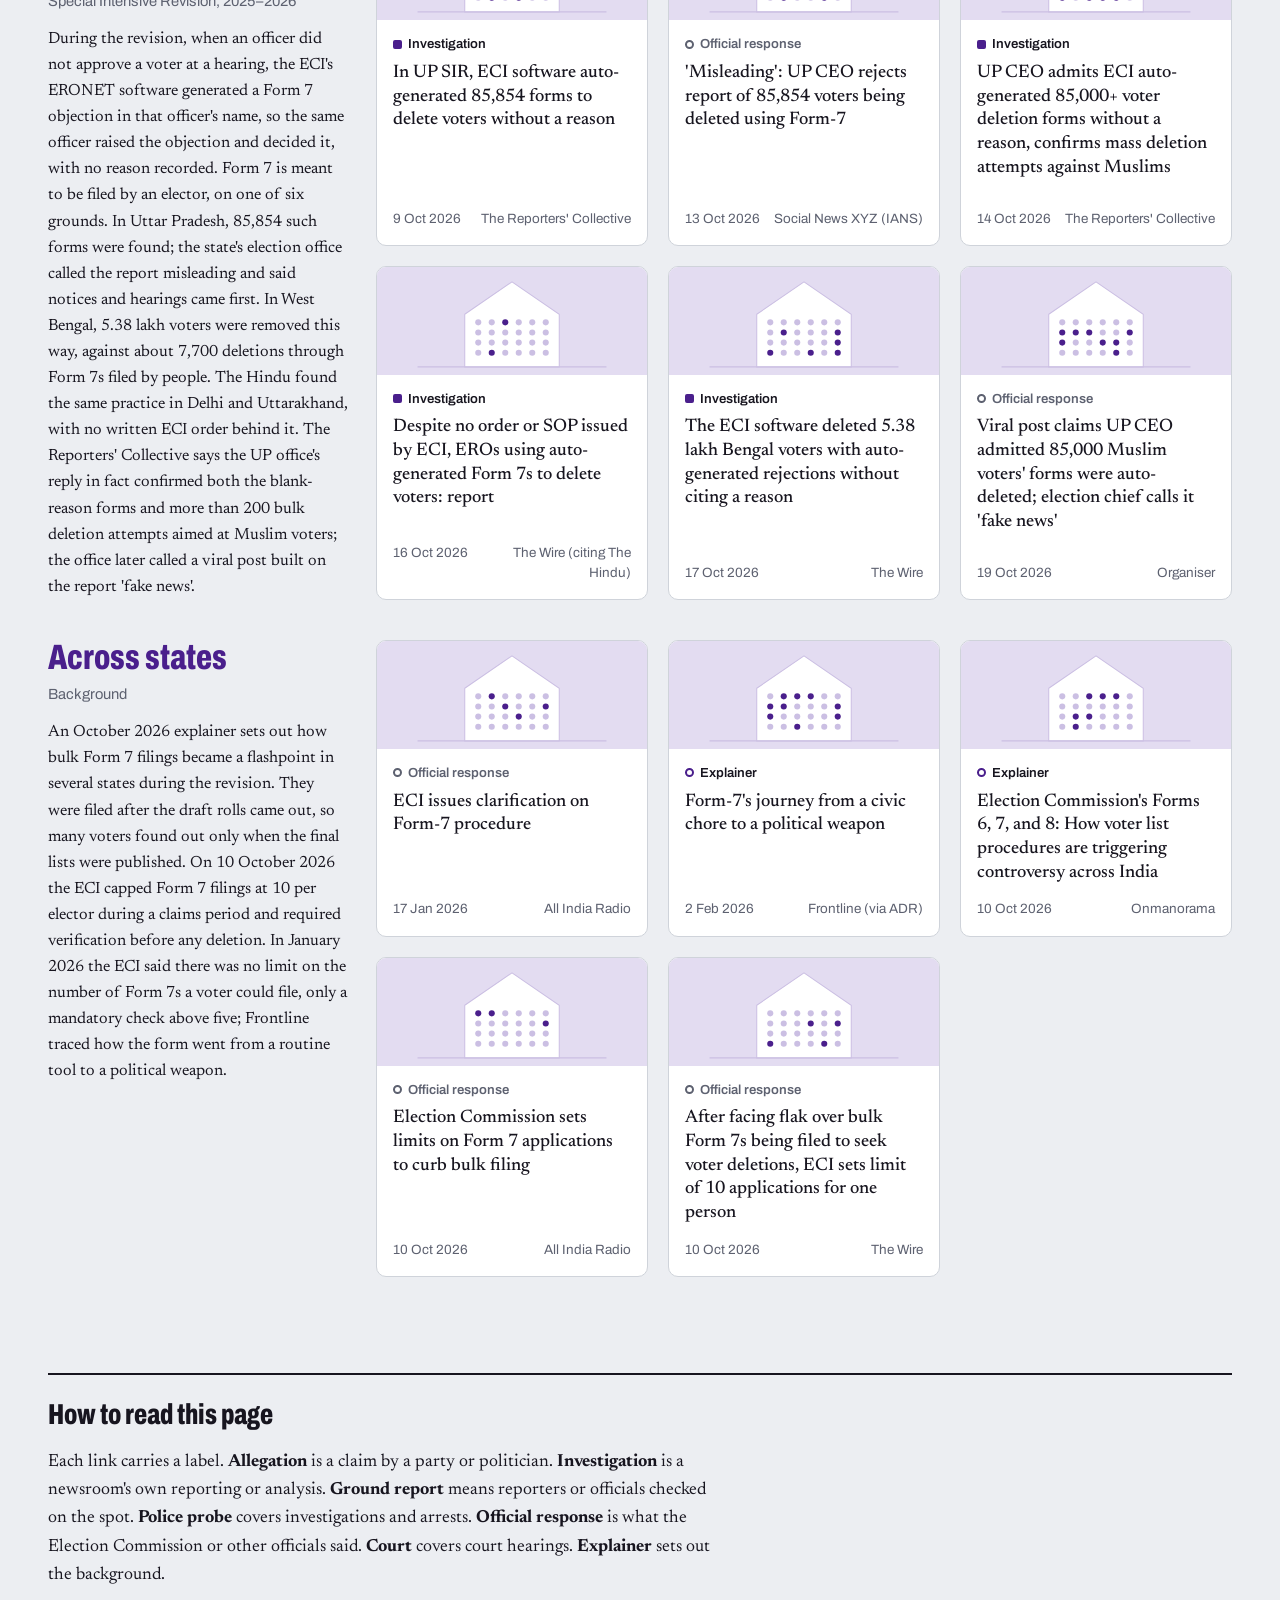
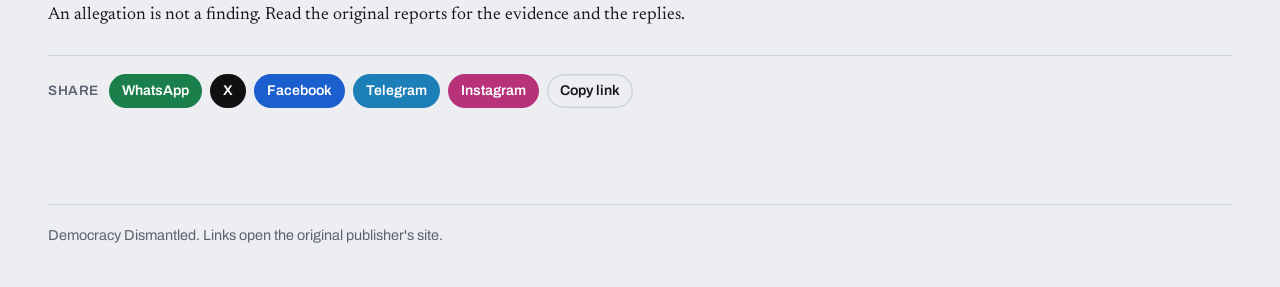
<file: form-7.html>
<!doctype html>
<html lang="en">
<head>
  <meta charset="utf-8">
  <meta name="viewport" content="width=device-width, initial-scale=1">
  <title>Form 7: Criminal Misuse | Democracy Dismantled?</title>
  <meta name="description" content="News reports on misuse of Form 7, the application to object to or delete a name on India's electoral roll, case by case, with official responses.">
  <link rel="canonical" href="https://janmat.net/form-7">
  <meta property="og:type" content="website">
  <meta property="og:site_name" content="Democracy Dismantled?">
  <meta property="og:locale" content="en_IN">
  <meta property="og:title" content="Form 7: Criminal Misuse | Democracy Dismantled?">
  <meta property="og:description" content="News reports on misuse of Form 7, the application to object to or delete a name on India's electoral roll, case by case, with official responses.">
  <meta property="og:url" content="https://janmat.net/form-7">
  <meta property="og:image" content="https://janmat.net/images/og/form-7.png">
  <meta property="og:image:width" content="1200">
  <meta property="og:image:height" content="630">
  <meta property="og:image:alt" content="Form 7: Criminal Misuse | Democracy Dismantled?">
  <meta name="twitter:card" content="summary_large_image">
  <meta name="twitter:title" content="Form 7: Criminal Misuse | Democracy Dismantled?">
  <meta name="twitter:description" content="News reports on misuse of Form 7, the application to object to or delete a name on India's electoral roll, case by case, with official responses.">
  <meta name="twitter:image" content="https://janmat.net/images/og/form-7.png">
  <link rel="preconnect" href="https://fonts.googleapis.com">
  <link rel="preconnect" href="https://fonts.gstatic.com" crossorigin>
  <link href="https://fonts.googleapis.com/css2?family=Archivo:wdth,wght@62..125,400..800&family=Newsreader:opsz,wght@6..72,400;6..72,500&display=swap" rel="stylesheet">
  <link rel="stylesheet" href="css/styles.css">
</head>
<body data-content-lang="en">
  <a class="skip" href="#cases">Skip to cases</a>

  <header class="masthead">
    <a class="wordmark" href="index.html" aria-label="Democracy Dismantled, home">
      <span class="ink" aria-hidden="true"></span>Democracy Dismantled
    </a>
    <nav aria-label="Sections">
      <a href="reports.html#reports" data-i18n="nav.reports">Reports</a>
      <details class="topics">
        <summary data-i18n="nav.topics">Topics</summary>
        <ul></ul>
      </details>
      <button type="button" class="nav-watch" data-i18n="nav.watch" aria-haspopup="dialog">Watch</button>
      <a href="reports.html#posts" data-i18n="nav.posts">Posts</a>
    </nav>
  </header>

  <main id="top">
    <section class="hero hero-sub" aria-labelledby="hero-title">
      <h1 id="hero-title">Form 7: Criminal Misuse</h1>
      <div class="hero-text">
        <p class="hero-dek">Form 7 is the application to object to a name on the electoral roll or have it deleted. These reports cover deletion requests filed in other people's names, bulk objections against particular communities, and the police cases that followed. Each case includes the official response where one was reported.</p>
        <p class="hero-count"><strong id="count-links">0</strong> reports across <strong id="count-cases">0</strong> cases</p>
      </div>
      <nav class="case-index" aria-label="Cases">
        <ol id="case-index"></ol>
      </nav>
    </section>

    <section class="reports" id="cases" aria-label="Cases">
      <div class="section-head">
        <h2>Cases</h2>
        <div class="tools">
          <label class="search">
            <span class="visually-hidden">Search headlines and outlets</span>
            <input id="q" type="search" placeholder="Search headlines or outlets" autocomplete="off">
          </label>
        </div>
      </div>
      <div class="filters" id="filters" role="group" aria-label="Filter by type of report"></div>
      <div id="feed" aria-live="polite"></div>
      <p class="empty" id="empty" hidden>No reports match. Clear the search box or pick another type.</p>
    </section>

    <section class="about" aria-labelledby="about-title">
      <h2 id="about-title">How to read this page</h2>
      <p>Each link carries a label. <b>Allegation</b> is a claim by a party or politician. <b>Investigation</b> is a newsroom's own reporting or analysis. <b>Ground report</b> means reporters or officials checked on the spot. <b>Police probe</b> covers investigations and arrests. <b>Official response</b> is what the Election Commission or other officials said. <b>Court</b> covers court hearings. <b>Explainer</b> sets out the background.</p>
      <p>An allegation is not a finding. Read the original reports for the evidence and the replies.</p>
    </section>
  </main>

  <footer class="footer">
    <p>Democracy Dismantled. Links open the original publisher's site.</p>
  </footer>

  <script src="js/form7-data.js"></script>
  <script src="js/cases.js"></script>
  <script src="js/topics-data.js"></script>
  <script src="js/i18n-strings.js"></script>
  <script src="js/i18n.js"></script>
  <script src="js/menu.js"></script>
  <script src="js/videos-data.js"></script>
  <script src="js/watch.js"></script>
  <script src="js/share.js"></script>
</body>
</html>
</file>
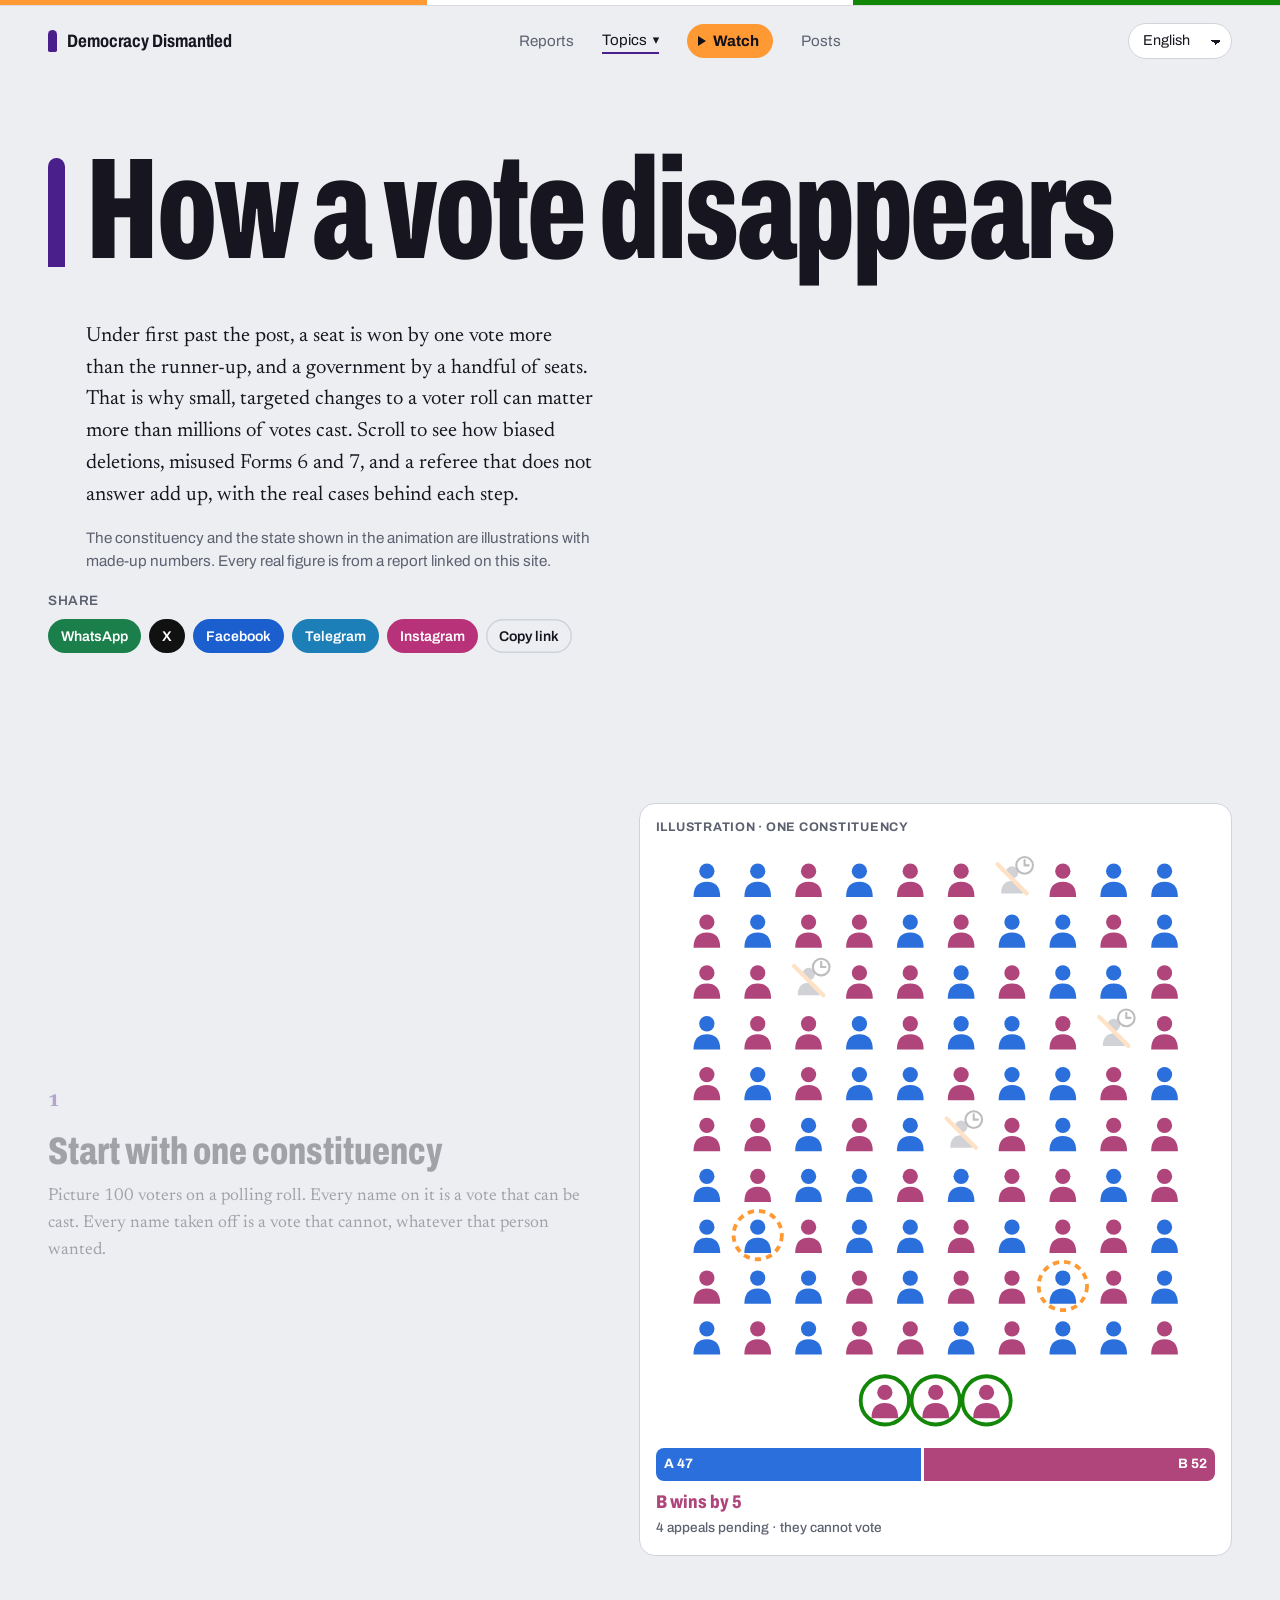
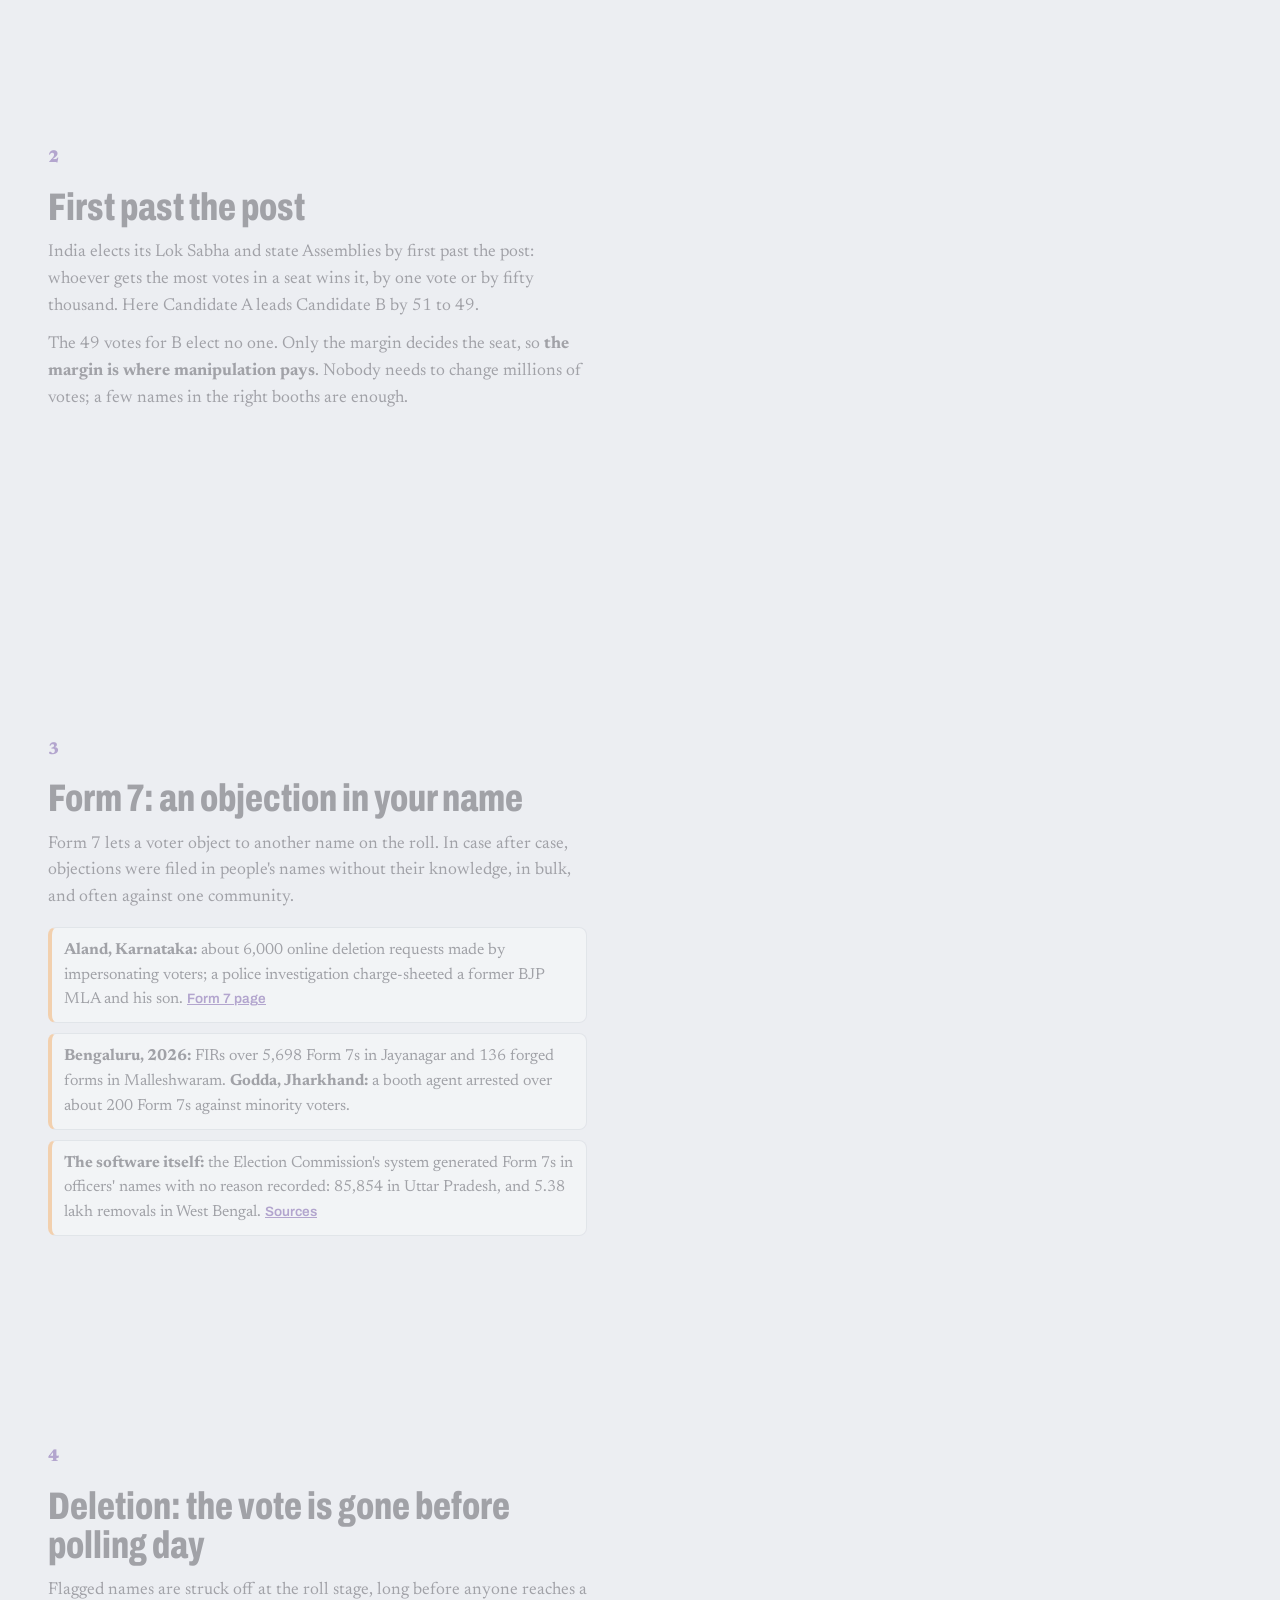
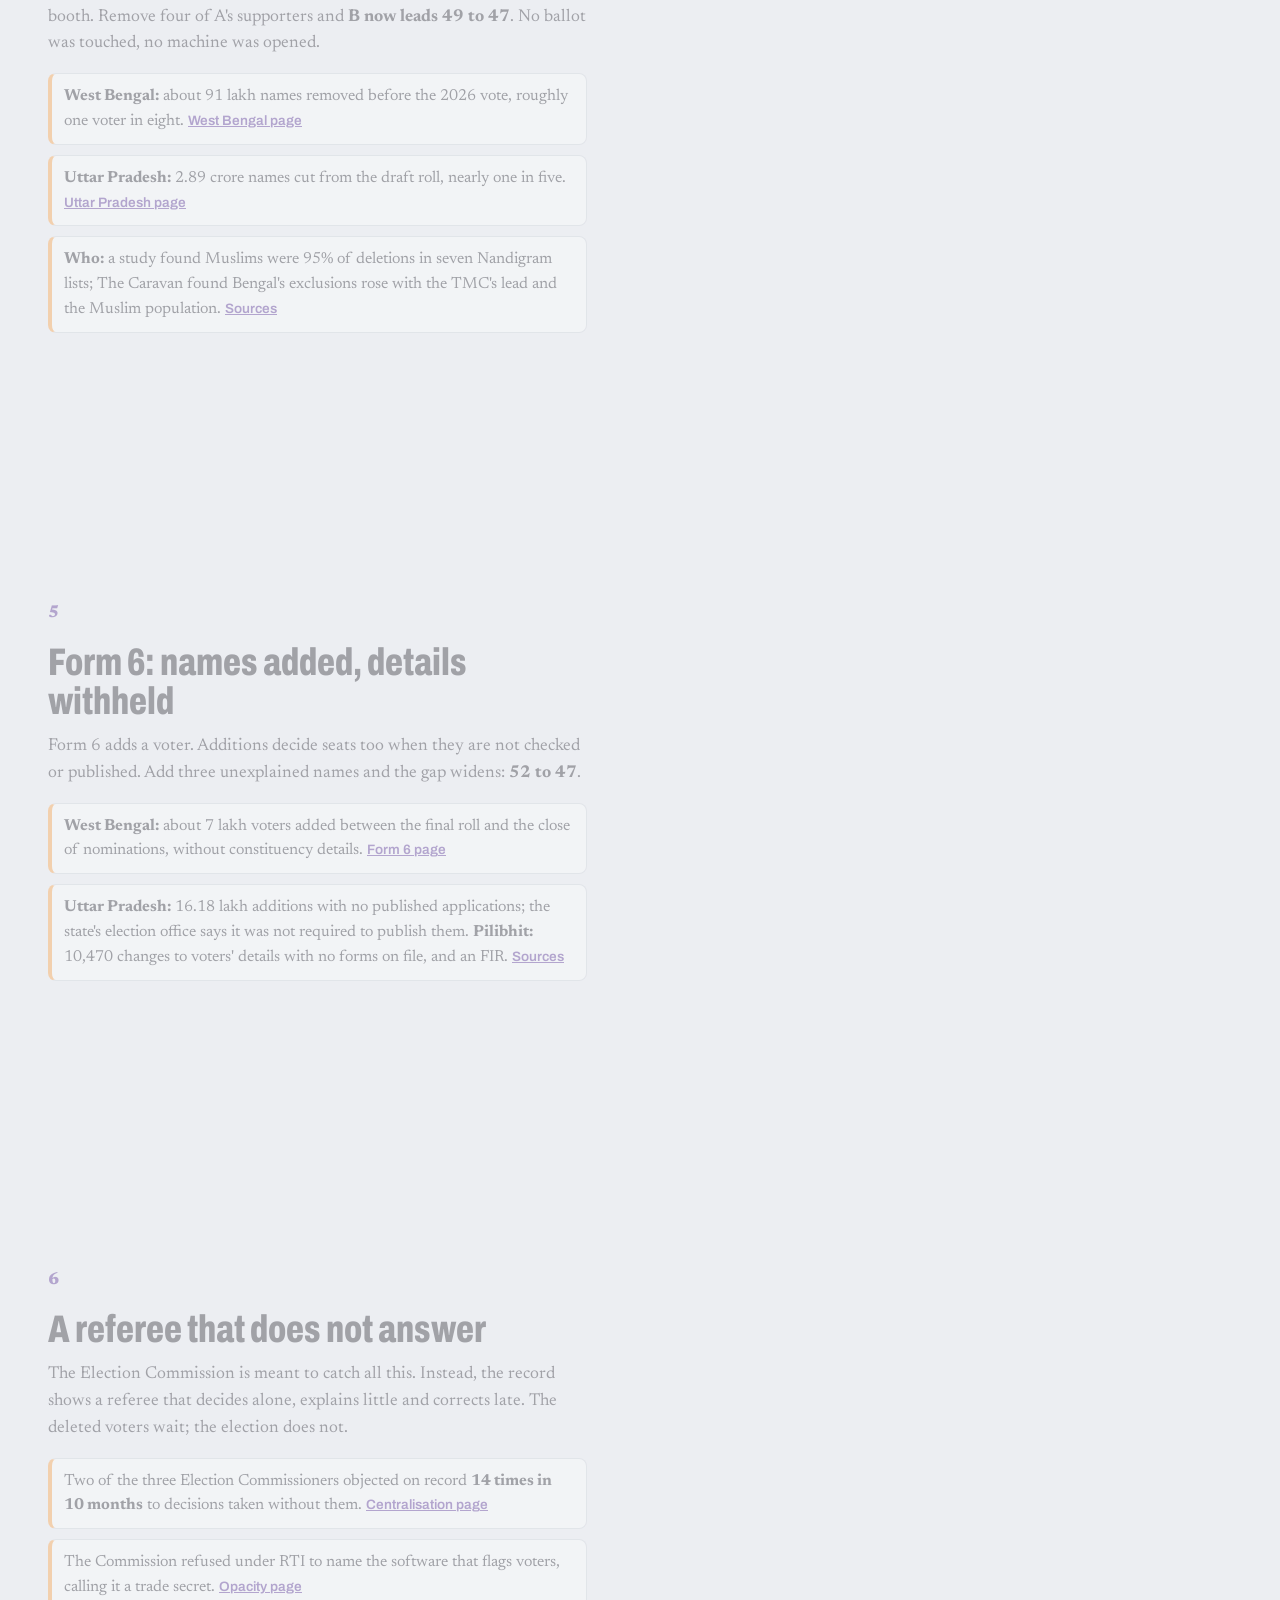
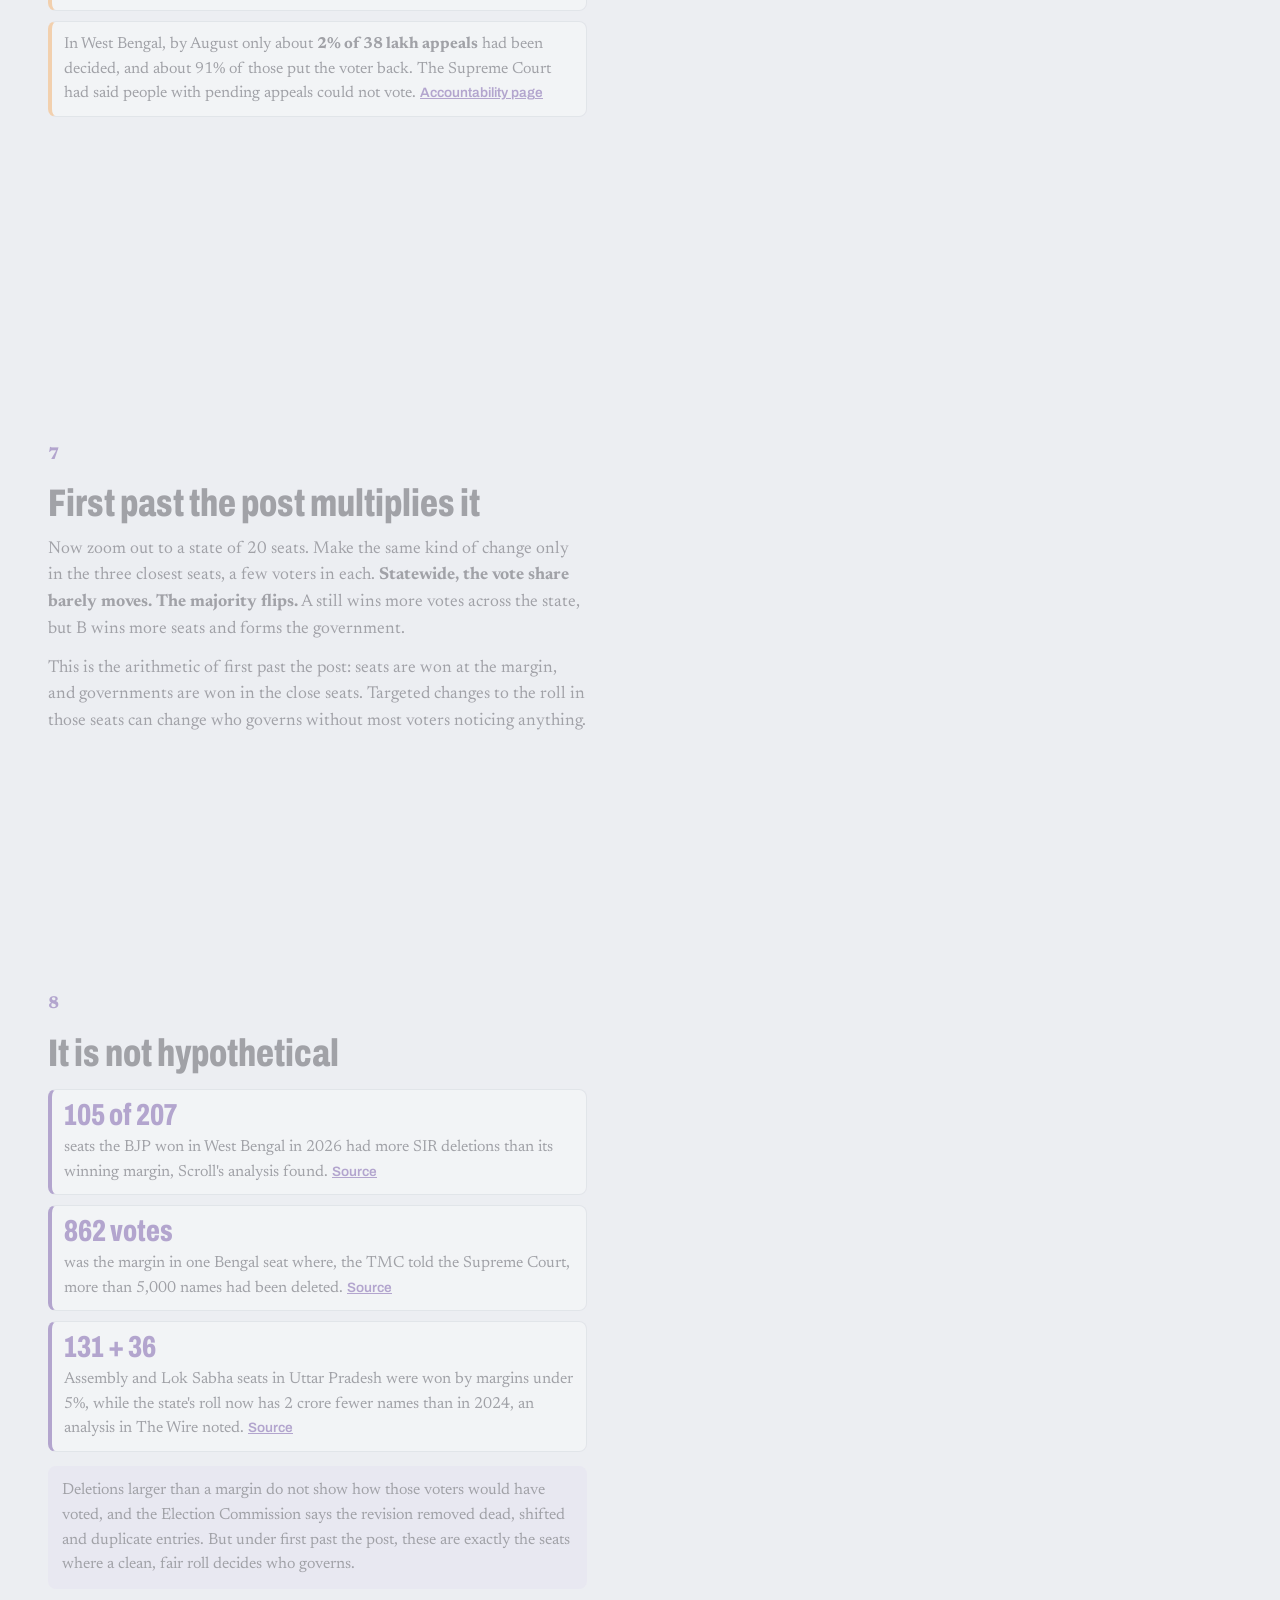
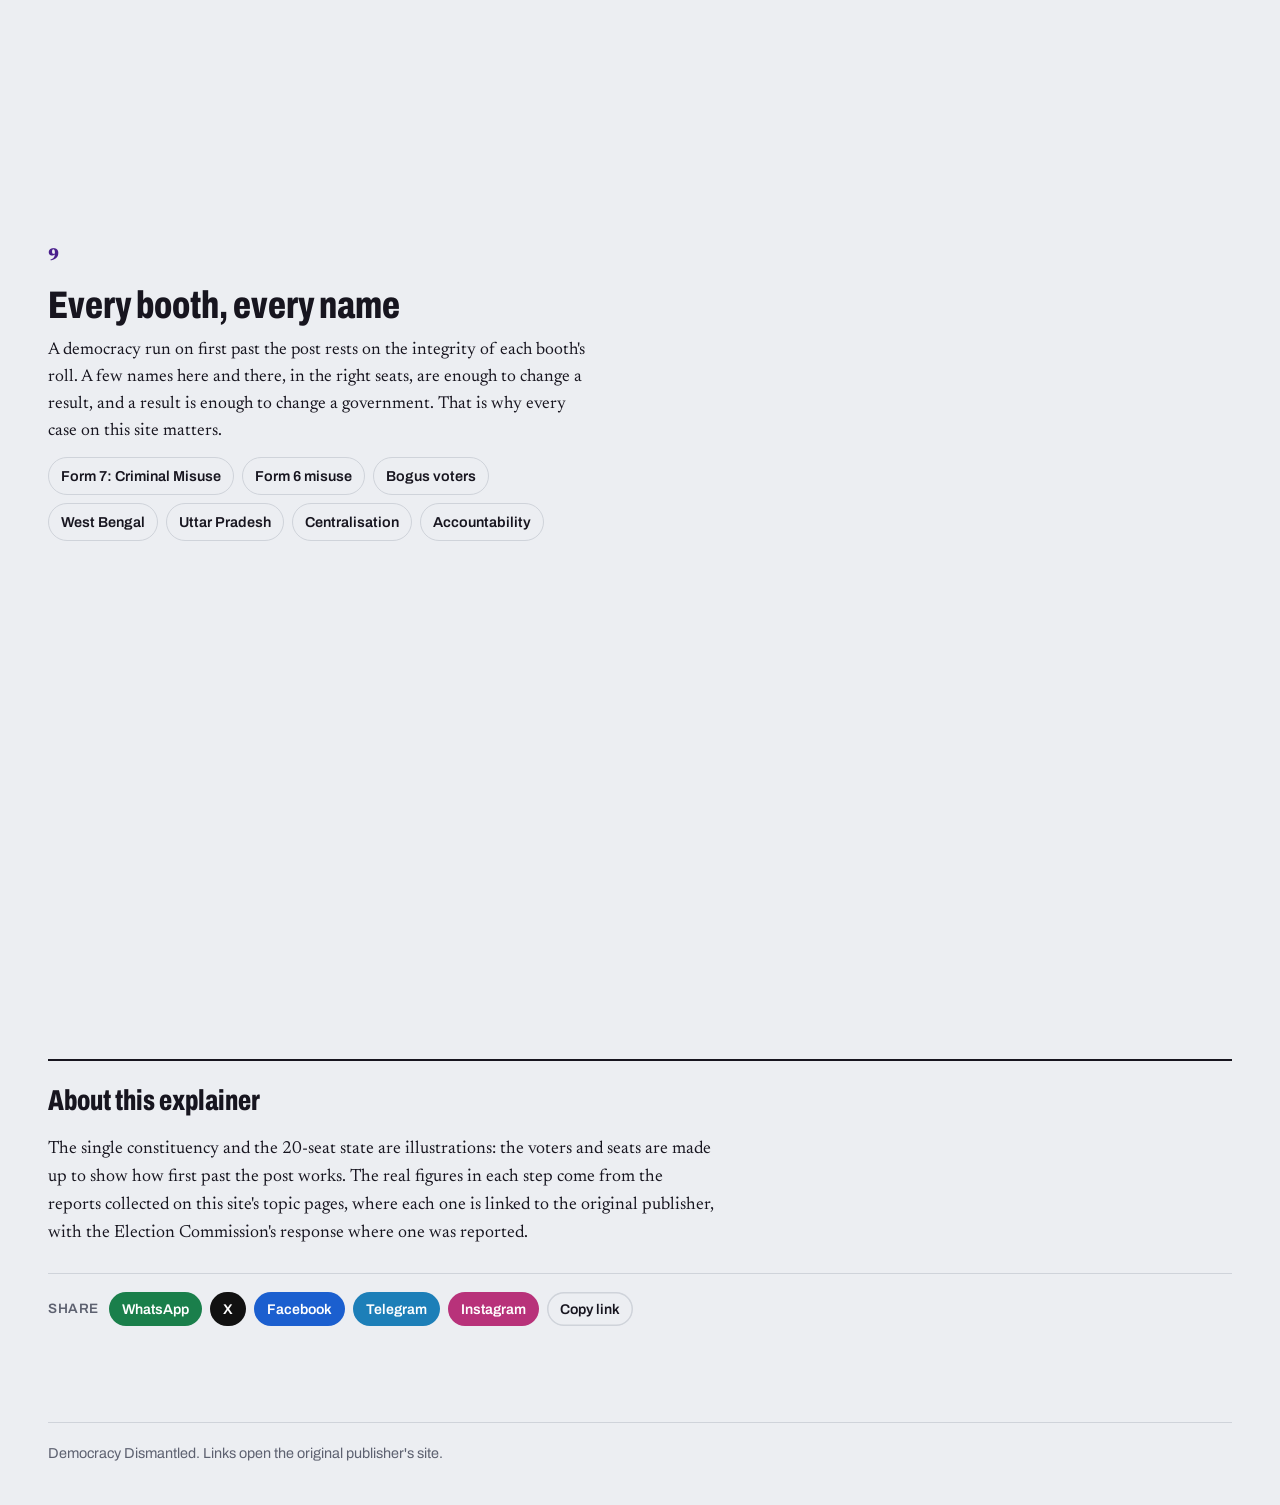
<file: how-a-vote-disappears.html>
<!doctype html>
<html lang="en">
<head>
  <meta charset="utf-8">
  <meta name="viewport" content="width=device-width, initial-scale=1">
  <title>How a Vote Disappears | Democracy Dismantled?</title>
  <meta name="description" content="An animated explainer: how biased deletions, Form 6 and Form 7 misuse and a referee that does not answer add up, and why first past the post turns small changes on a voter roll into a change of government.">
  <link rel="canonical" href="https://janmat.net/how-a-vote-disappears">
  <meta property="og:type" content="website">
  <meta property="og:site_name" content="Democracy Dismantled?">
  <meta property="og:locale" content="en_IN">
  <meta property="og:title" content="How a Vote Disappears | Democracy Dismantled?">
  <meta property="og:description" content="An animated explainer: how biased deletions, Form 6 and Form 7 misuse and a referee that does not answer add up, and why first past the post turns small changes on a voter roll into a change of government.">
  <meta property="og:url" content="https://janmat.net/how-a-vote-disappears">
  <meta property="og:image" content="https://janmat.net/images/og/how-a-vote-disappears.png">
  <meta property="og:image:width" content="1200">
  <meta property="og:image:height" content="630">
  <meta property="og:image:alt" content="How a Vote Disappears | Democracy Dismantled?">
  <meta name="twitter:card" content="summary_large_image">
  <meta name="twitter:title" content="How a Vote Disappears | Democracy Dismantled?">
  <meta name="twitter:description" content="An animated explainer: how biased deletions, Form 6 and Form 7 misuse and a referee that does not answer add up, and why first past the post turns small changes on a voter roll into a change of government.">
  <meta name="twitter:image" content="https://janmat.net/images/og/how-a-vote-disappears.png">
  <link rel="preconnect" href="https://fonts.googleapis.com">
  <link rel="preconnect" href="https://fonts.gstatic.com" crossorigin>
  <link href="https://fonts.googleapis.com/css2?family=Archivo:wdth,wght@62..125,400..800&family=Newsreader:opsz,wght@6..72,400;6..72,500&display=swap" rel="stylesheet">
  <link rel="stylesheet" href="css/styles.css">
</head>
<body data-content-lang="en" class="explainer-page">
  <a class="skip" href="#story">Skip to the explainer</a>

  <header class="masthead">
    <a class="wordmark" href="index.html" aria-label="Democracy Dismantled, home">
      <span class="ink" aria-hidden="true"></span>Democracy Dismantled
    </a>
    <nav aria-label="Sections">
      <a href="reports.html#reports" data-i18n="nav.reports">Reports</a>
      <details class="topics">
        <summary data-i18n="nav.topics">Topics</summary>
        <ul></ul>
      </details>
      <button type="button" class="nav-watch" data-i18n="nav.watch" aria-haspopup="dialog">Watch</button>
      <a href="reports.html#posts" data-i18n="nav.posts">Posts</a>
    </nav>
  </header>

  <main id="top">
    <section class="hero hero-sub" aria-labelledby="hero-title">
      <h1 id="hero-title">How a vote disappears</h1>
      <div class="hero-text">
        <p class="hero-dek">Under first past the post, a seat is won by one vote more than the runner-up, and a government by a handful of seats. That is why small, targeted changes to a voter roll can matter more than millions of votes cast. Scroll to see how biased deletions, misused Forms 6 and 7, and a referee that does not answer add up, with the real cases behind each step.</p>
        <p class="ex-note">The constituency and the state shown in the animation are illustrations with made-up numbers. Every real figure is from a report linked on this site.</p>
      </div>
    </section>

    <section class="ex" id="story" aria-label="Animated explainer">
      <div class="ex-stage" aria-hidden="false">
        <div class="ex-frame">
          <p class="ex-kicker" id="ex-kicker">Illustration · one constituency</p>
          <svg id="ex-svg" viewBox="0 0 440 470" role="img" aria-labelledby="ex-svg-title">
            <title id="ex-svg-title">A constituency of 100 voters</title>
            <defs>
              <symbol id="voter" viewBox="-20 -22 40 44">
                <circle cx="0" cy="-9" r="8"/>
                <path d="M-14 18 q0 -16 14 -16 q14 0 14 16 z"/>
              </symbol>
            </defs>
            <g id="ex-voters"></g>
            <g id="ex-state" class="ex-hidden"></g>
          </svg>
          <div class="ex-tally" id="ex-tally" aria-live="polite"></div>
        </div>
      </div>

      <div class="ex-steps">
        <article class="ex-step" data-scene="roll">
          <p class="ex-num">1</p>
          <h2>Start with one constituency</h2>
          <p>Picture 100 voters on a polling roll. Every name on it is a vote that can be cast. Every name taken off is a vote that cannot, whatever that person wanted.</p>
        </article>

        <article class="ex-step" data-scene="fptp">
          <p class="ex-num">2</p>
          <h2>First past the post</h2>
          <p>India elects its Lok Sabha and state Assemblies by first past the post: whoever gets the most votes in a seat wins it, by one vote or by fifty thousand. Here Candidate A leads Candidate B by 51 to 49.</p>
          <p>The 49 votes for B elect no one. Only the margin decides the seat, so <strong>the margin is where manipulation pays</strong>. Nobody needs to change millions of votes; a few names in the right booths are enough.</p>
        </article>

        <article class="ex-step" data-scene="form7">
          <p class="ex-num">3</p>
          <h2>Form 7: an objection in your name</h2>
          <p>Form 7 lets a voter object to another name on the roll. In case after case, objections were filed in people's names without their knowledge, in bulk, and often against one community.</p>
          <ul class="ex-facts">
            <li><b>Aland, Karnataka:</b> about 6,000 online deletion requests made by impersonating voters; a police investigation charge-sheeted a former BJP MLA and his son. <a href="form-7.html">Form 7 page</a></li>
            <li><b>Bengaluru, 2026:</b> FIRs over 5,698 Form 7s in Jayanagar and 136 forged forms in Malleshwaram. <b>Godda, Jharkhand:</b> a booth agent arrested over about 200 Form 7s against minority voters.</li>
            <li><b>The software itself:</b> the Election Commission's system generated Form 7s in officers' names with no reason recorded: 85,854 in Uttar Pradesh, and 5.38 lakh removals in West Bengal. <a href="form-7.html">Sources</a></li>
          </ul>
        </article>

        <article class="ex-step" data-scene="delete">
          <p class="ex-num">4</p>
          <h2>Deletion: the vote is gone before polling day</h2>
          <p>Flagged names are struck off at the roll stage, long before anyone reaches a booth. Remove four of A's supporters and <strong>B now leads 49 to 47</strong>. No ballot was touched, no machine was opened.</p>
          <ul class="ex-facts">
            <li><b>West Bengal:</b> about 91 lakh names removed before the 2026 vote, roughly one voter in eight. <a href="west-bengal.html">West Bengal page</a></li>
            <li><b>Uttar Pradesh:</b> 2.89 crore names cut from the draft roll, nearly one in five. <a href="uttar-pradesh.html">Uttar Pradesh page</a></li>
            <li><b>Who:</b> a study found Muslims were 95% of deletions in seven Nandigram lists; The Caravan found Bengal's exclusions rose with the TMC's lead and the Muslim population. <a href="west-bengal.html">Sources</a></li>
          </ul>
        </article>

        <article class="ex-step" data-scene="add">
          <p class="ex-num">5</p>
          <h2>Form 6: names added, details withheld</h2>
          <p>Form 6 adds a voter. Additions decide seats too when they are not checked or published. Add three unexplained names and the gap widens: <strong>52 to 47</strong>.</p>
          <ul class="ex-facts">
            <li><b>West Bengal:</b> about 7 lakh voters added between the final roll and the close of nominations, without constituency details. <a href="form-6.html">Form 6 page</a></li>
            <li><b>Uttar Pradesh:</b> 16.18 lakh additions with no published applications; the state's election office says it was not required to publish them. <b>Pilibhit:</b> 10,470 changes to voters' details with no forms on file, and an FIR. <a href="uttar-pradesh.html">Sources</a></li>
          </ul>
        </article>

        <article class="ex-step" data-scene="referee">
          <p class="ex-num">6</p>
          <h2>A referee that does not answer</h2>
          <p>The Election Commission is meant to catch all this. Instead, the record shows a referee that decides alone, explains little and corrects late. The deleted voters wait; the election does not.</p>
          <ul class="ex-facts">
            <li>Two of the three Election Commissioners objected on record <b>14 times in 10 months</b> to decisions taken without them. <a href="centralisation.html">Centralisation page</a></li>
            <li>The Commission refused under RTI to name the software that flags voters, calling it a trade secret. <a href="opacity.html">Opacity page</a></li>
            <li>In West Bengal, by August only about <b>2% of 38 lakh appeals</b> had been decided, and about 91% of those put the voter back. The Supreme Court had said people with pending appeals could not vote. <a href="accountability.html">Accountability page</a></li>
          </ul>
        </article>

        <article class="ex-step" data-scene="state">
          <p class="ex-num">7</p>
          <h2>First past the post multiplies it</h2>
          <p>Now zoom out to a state of 20 seats. Make the same kind of change only in the three closest seats, a few voters in each. <strong>Statewide, the vote share barely moves. The majority flips.</strong> A still wins more votes across the state, but B wins more seats and forms the government.</p>
          <p>This is the arithmetic of first past the post: seats are won at the margin, and governments are won in the close seats. Targeted changes to the roll in those seats can change who governs without most voters noticing anything.</p>
        </article>

        <article class="ex-step" data-scene="real">
          <p class="ex-num">8</p>
          <h2>It is not hypothetical</h2>
          <ul class="ex-facts ex-big">
            <li><span class="ex-stat">105 of 207</span> seats the BJP won in West Bengal in 2026 had more SIR deletions than its winning margin, Scroll's analysis found. <a href="west-bengal.html">Source</a></li>
            <li><span class="ex-stat">862 votes</span> was the margin in one Bengal seat where, the TMC told the Supreme Court, more than 5,000 names had been deleted. <a href="west-bengal.html">Source</a></li>
            <li><span class="ex-stat">131 + 36</span> Assembly and Lok Sabha seats in Uttar Pradesh were won by margins under 5%, while the state's roll now has 2 crore fewer names than in 2024, an analysis in The Wire noted. <a href="uttar-pradesh.html">Source</a></li>
          </ul>
          <p class="ex-caution">Deletions larger than a margin do not show how those voters would have voted, and the Election Commission says the revision removed dead, shifted and duplicate entries. But under first past the post, these are exactly the seats where a clean, fair roll decides who governs.</p>
        </article>

        <article class="ex-step" data-scene="close">
          <p class="ex-num">9</p>
          <h2>Every booth, every name</h2>
          <p>A democracy run on first past the post rests on the integrity of each booth's roll. A few names here and there, in the right seats, are enough to change a result, and a result is enough to change a government. That is why every case on this site matters.</p>
          <p class="ex-links">
            <a href="form-7.html">Form 7: Criminal Misuse</a>
            <a href="form-6.html">Form 6 misuse</a>
            <a href="bogus-voters.html">Bogus voters</a>
            <a href="west-bengal.html">West Bengal</a>
            <a href="uttar-pradesh.html">Uttar Pradesh</a>
            <a href="centralisation.html">Centralisation</a>
            <a href="accountability.html">Accountability</a>
          </p>
        </article>
      </div>
    </section>

    <section class="about" aria-labelledby="about-title">
      <h2 id="about-title">About this explainer</h2>
      <p>The single constituency and the 20-seat state are illustrations: the voters and seats are made up to show how first past the post works. The real figures in each step come from the reports collected on this site's topic pages, where each one is linked to the original publisher, with the Election Commission's response where one was reported.</p>
    </section>
  </main>

  <footer class="footer">
    <p>Democracy Dismantled. Links open the original publisher's site.</p>
  </footer>

  <script src="js/explainer.js"></script>
  <script src="js/topics-data.js"></script>
  <script src="js/i18n-strings.js"></script>
  <script src="js/i18n.js"></script>
  <script src="js/menu.js"></script>
  <script src="js/videos-data.js"></script>
  <script src="js/watch.js"></script>
  <script src="js/share.js"></script>
</body>
</html>
</file>
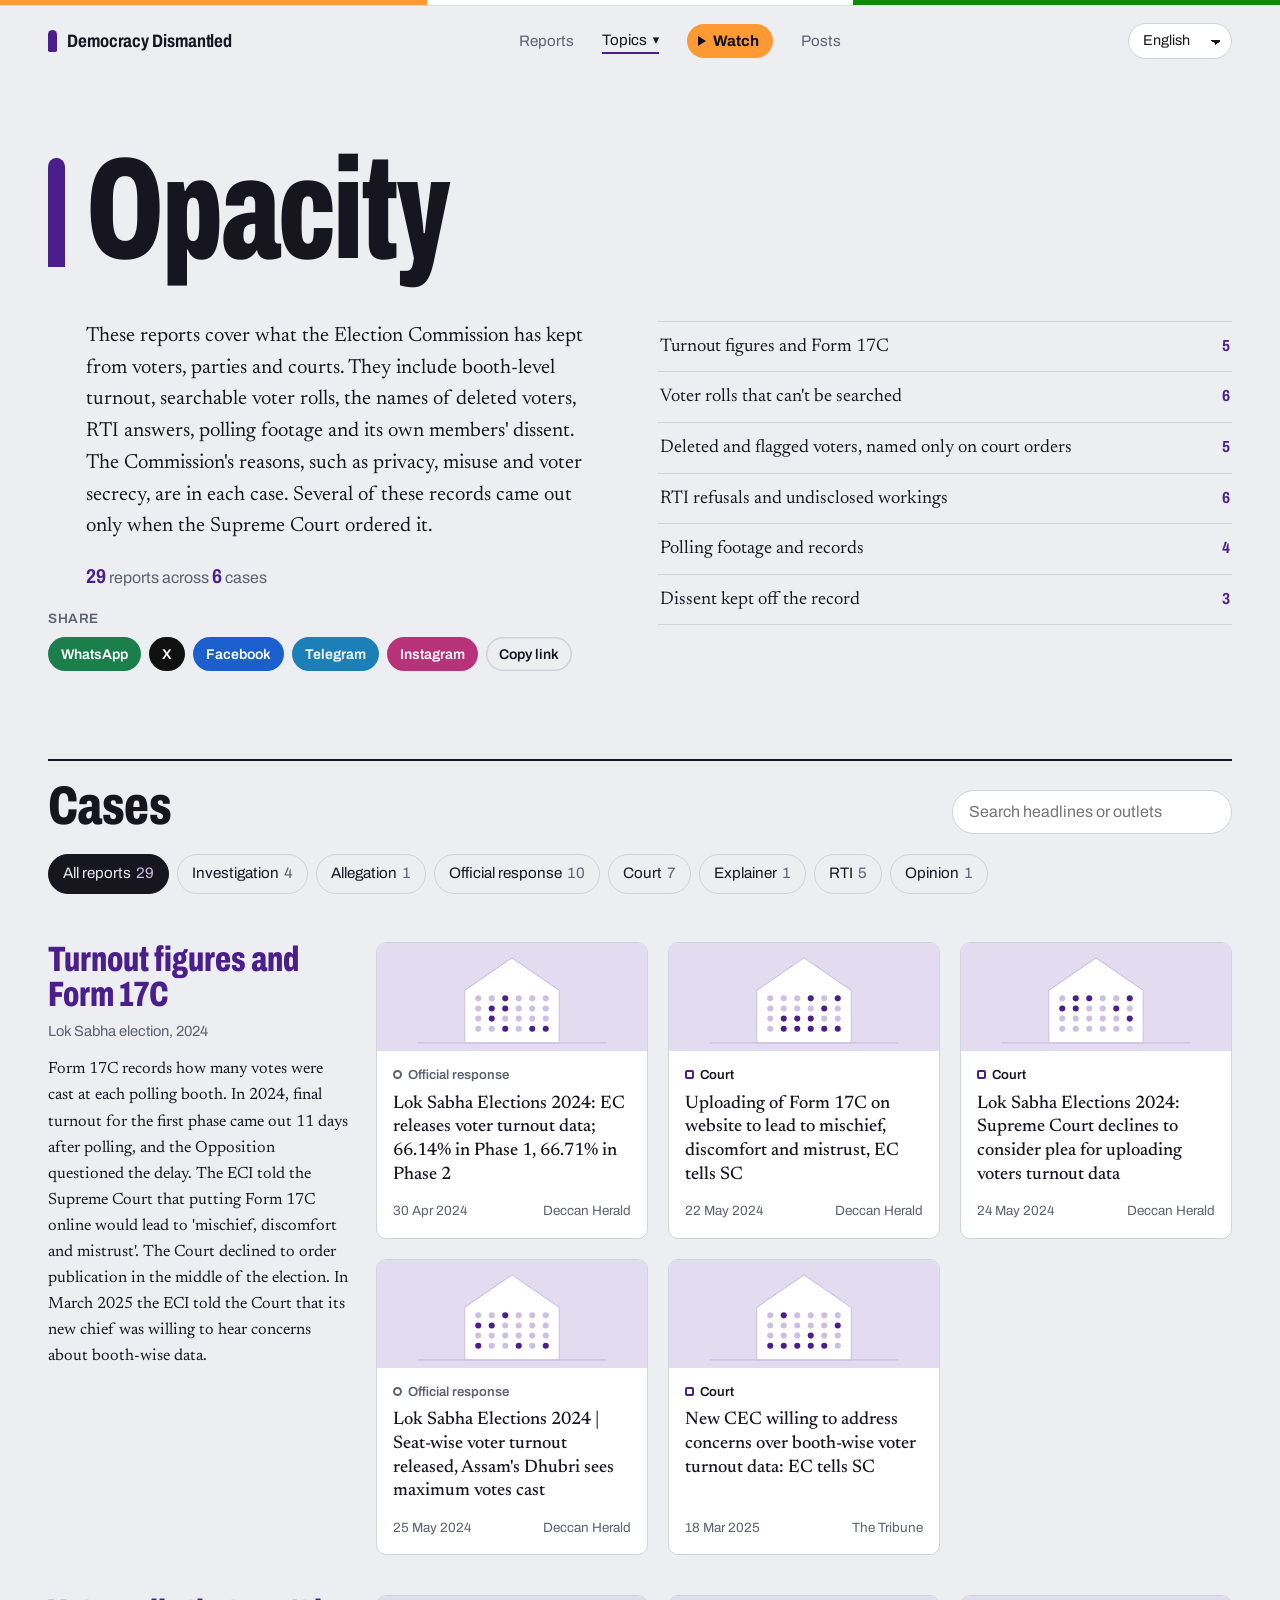
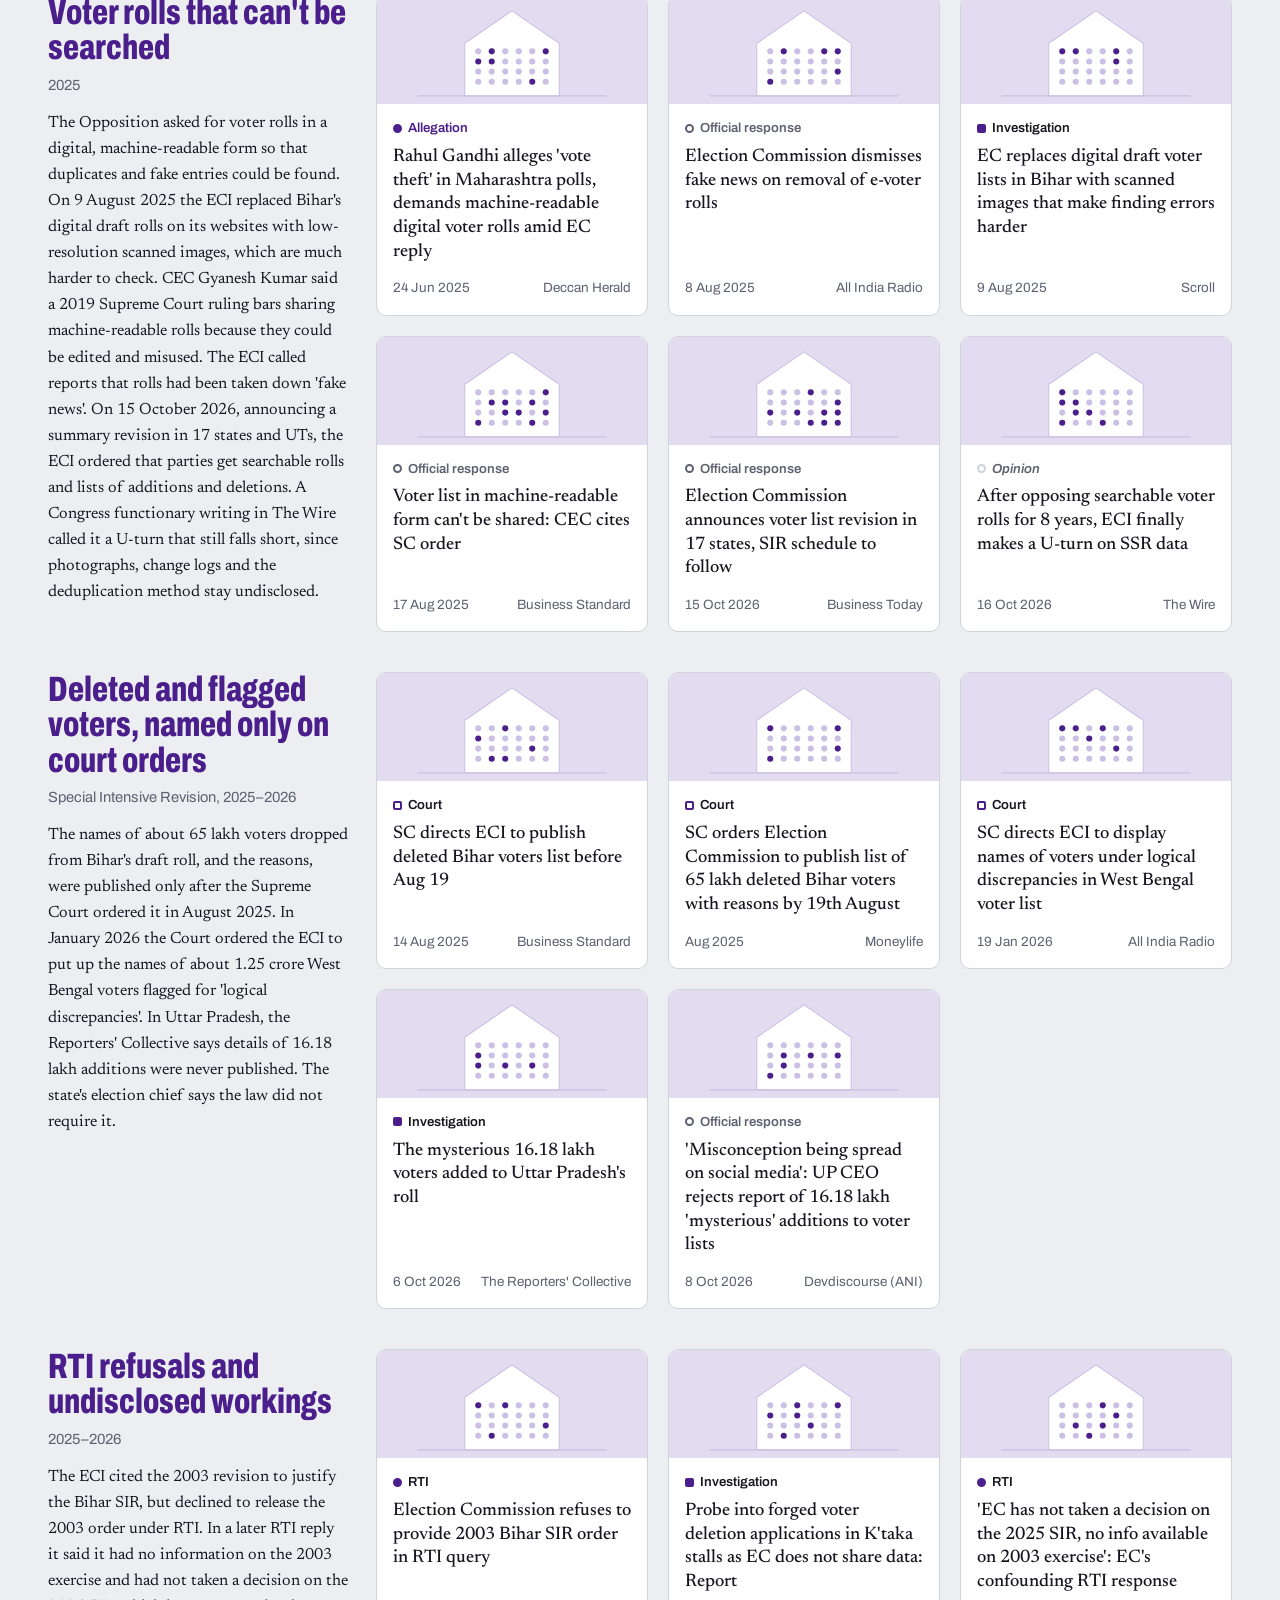
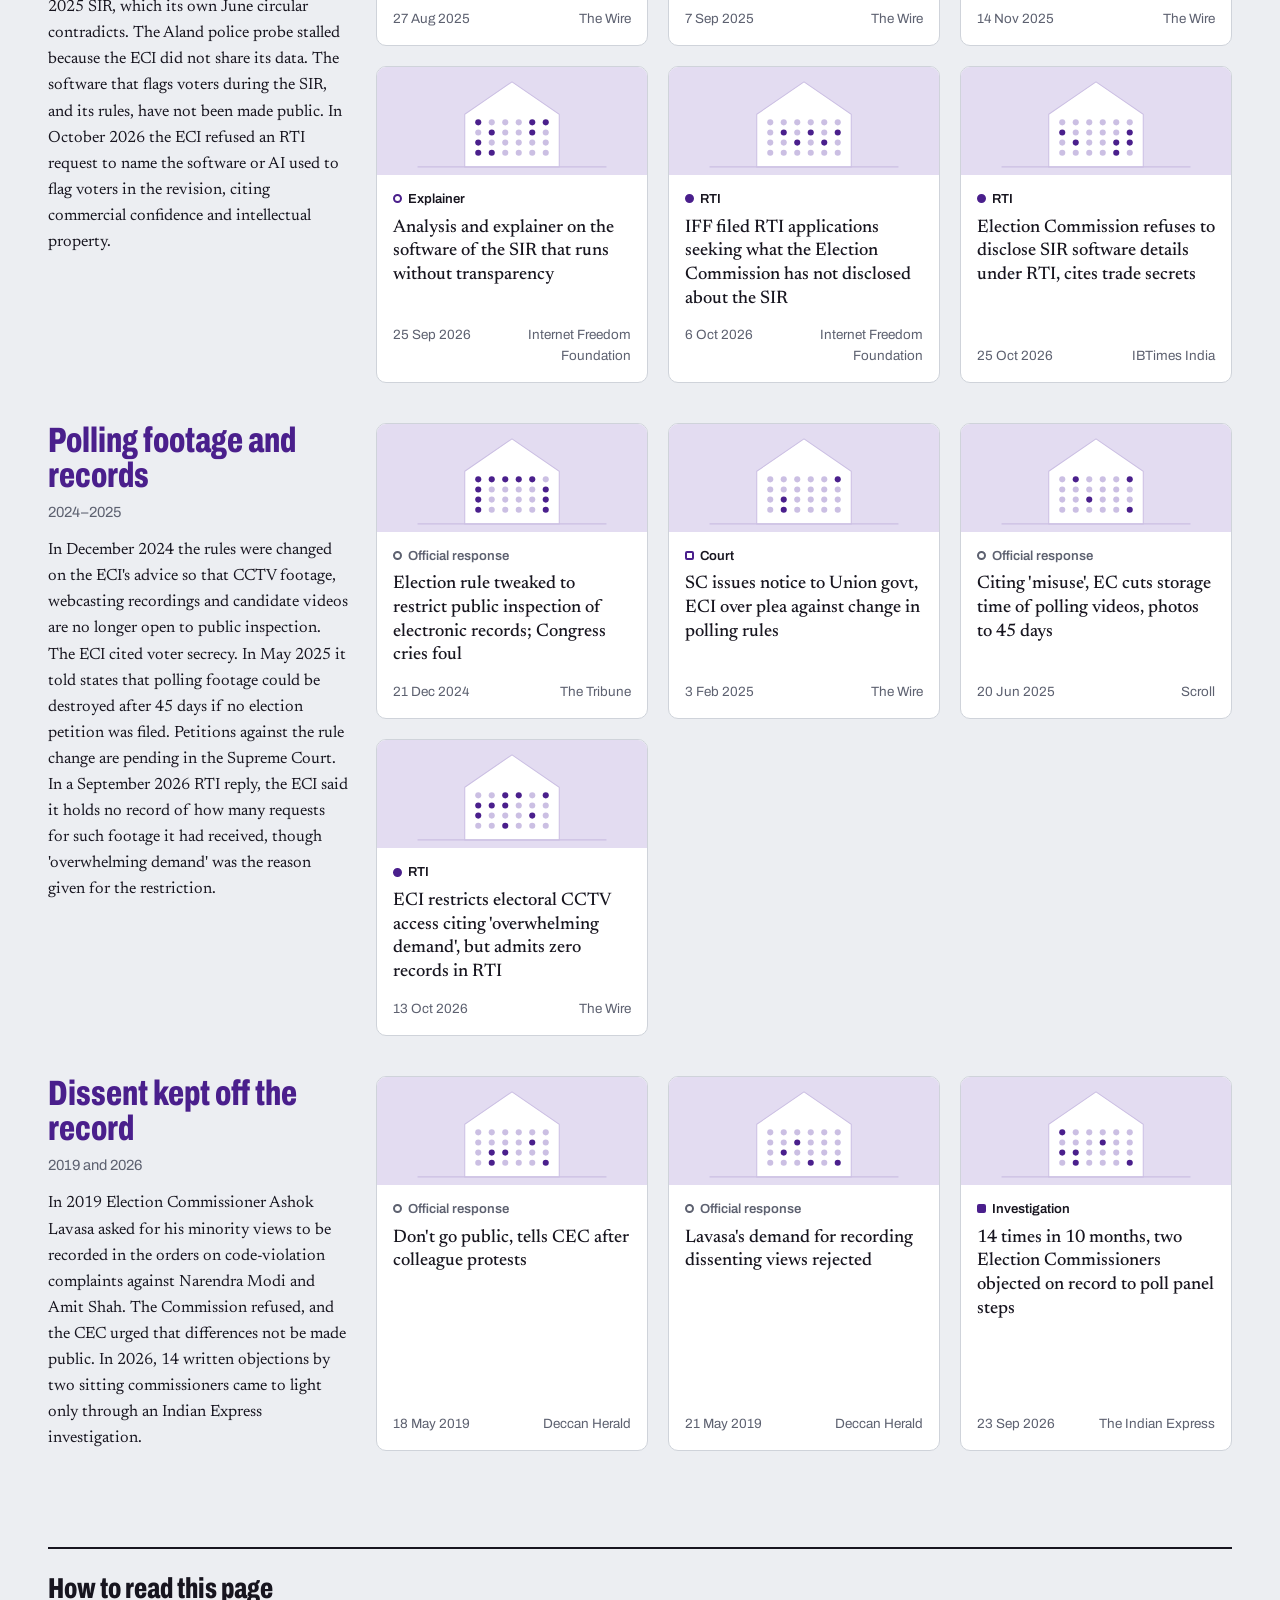
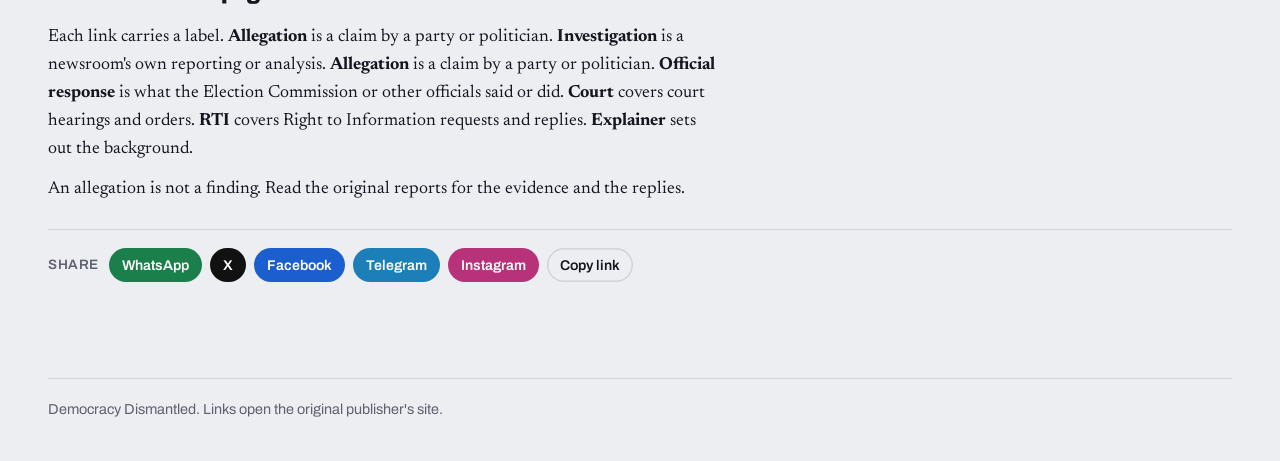
<file: opacity.html>
<!doctype html>
<html lang="en">
<head>
  <meta charset="utf-8">
  <meta name="viewport" content="width=device-width, initial-scale=1">
  <title>Opacity | Democracy Dismantled?</title>
  <meta name="description" content="News reports on the Election Commission of India withholding data, records and reasons, case by case, with the Commission's responses.">
  <link rel="canonical" href="https://janmat.net/opacity">
  <meta property="og:type" content="website">
  <meta property="og:site_name" content="Democracy Dismantled?">
  <meta property="og:locale" content="en_IN">
  <meta property="og:title" content="Opacity | Democracy Dismantled?">
  <meta property="og:description" content="News reports on the Election Commission of India withholding data, records and reasons, case by case, with the Commission's responses.">
  <meta property="og:url" content="https://janmat.net/opacity">
  <meta property="og:image" content="https://janmat.net/images/og/opacity.png">
  <meta property="og:image:width" content="1200">
  <meta property="og:image:height" content="630">
  <meta property="og:image:alt" content="Opacity | Democracy Dismantled?">
  <meta name="twitter:card" content="summary_large_image">
  <meta name="twitter:title" content="Opacity | Democracy Dismantled?">
  <meta name="twitter:description" content="News reports on the Election Commission of India withholding data, records and reasons, case by case, with the Commission's responses.">
  <meta name="twitter:image" content="https://janmat.net/images/og/opacity.png">
  <link rel="preconnect" href="https://fonts.googleapis.com">
  <link rel="preconnect" href="https://fonts.gstatic.com" crossorigin>
  <link href="https://fonts.googleapis.com/css2?family=Archivo:wdth,wght@62..125,400..800&family=Newsreader:opsz,wght@6..72,400;6..72,500&display=swap" rel="stylesheet">
  <link rel="stylesheet" href="css/styles.css">
</head>
<body data-content-lang="en">
  <a class="skip" href="#cases">Skip to cases</a>

  <header class="masthead">
    <a class="wordmark" href="index.html" aria-label="Democracy Dismantled, home">
      <span class="ink" aria-hidden="true"></span>Democracy Dismantled
    </a>
    <nav aria-label="Sections">
      <a href="reports.html#reports" data-i18n="nav.reports">Reports</a>
      <details class="topics">
        <summary data-i18n="nav.topics">Topics</summary>
        <ul></ul>
      </details>
      <button type="button" class="nav-watch" data-i18n="nav.watch" aria-haspopup="dialog">Watch</button>
      <a href="reports.html#posts" data-i18n="nav.posts">Posts</a>
    </nav>
  </header>

  <main id="top">
    <section class="hero hero-sub" aria-labelledby="hero-title">
      <h1 id="hero-title">Opacity</h1>
      <div class="hero-text">
        <p class="hero-dek">These reports cover what the Election Commission has kept from voters, parties and courts. They include booth-level turnout, searchable voter rolls, the names of deleted voters, RTI answers, polling footage and its own members' dissent. The Commission's reasons, such as privacy, misuse and voter secrecy, are in each case. Several of these records came out only when the Supreme Court ordered it.</p>
        <p class="hero-count"><strong id="count-links">0</strong> reports across <strong id="count-cases">0</strong> cases</p>
      </div>
      <nav class="case-index" aria-label="Cases">
        <ol id="case-index"></ol>
      </nav>
    </section>

    <section class="reports" id="cases" aria-label="Cases">
      <div class="section-head">
        <h2>Cases</h2>
        <div class="tools">
          <label class="search">
            <span class="visually-hidden">Search headlines and outlets</span>
            <input id="q" type="search" placeholder="Search headlines or outlets" autocomplete="off">
          </label>
        </div>
      </div>
      <div class="filters" id="filters" role="group" aria-label="Filter by type of report"></div>
      <div id="feed" aria-live="polite"></div>
      <p class="empty" id="empty" hidden>No reports match. Clear the search box or pick another type.</p>
    </section>

    <section class="about" aria-labelledby="about-title">
      <h2 id="about-title">How to read this page</h2>
      <p>Each link carries a label. <b>Allegation</b> is a claim by a party or politician. <b>Investigation</b> is a newsroom's own reporting or analysis. <b>Allegation</b> is a claim by a party or politician. <b>Official response</b> is what the Election Commission or other officials said or did. <b>Court</b> covers court hearings and orders. <b>RTI</b> covers Right to Information requests and replies. <b>Explainer</b> sets out the background.</p>
      <p>An allegation is not a finding. Read the original reports for the evidence and the replies.</p>
    </section>
  </main>

  <footer class="footer">
    <p>Democracy Dismantled. Links open the original publisher's site.</p>
  </footer>

  <script src="js/opacity-data.js"></script>
  <script src="js/cases.js"></script>
  <script src="js/topics-data.js"></script>
  <script src="js/i18n-strings.js"></script>
  <script src="js/i18n.js"></script>
  <script src="js/menu.js"></script>
  <script src="js/videos-data.js"></script>
  <script src="js/watch.js"></script>
  <script src="js/share.js"></script>
</body>
</html>
</file>
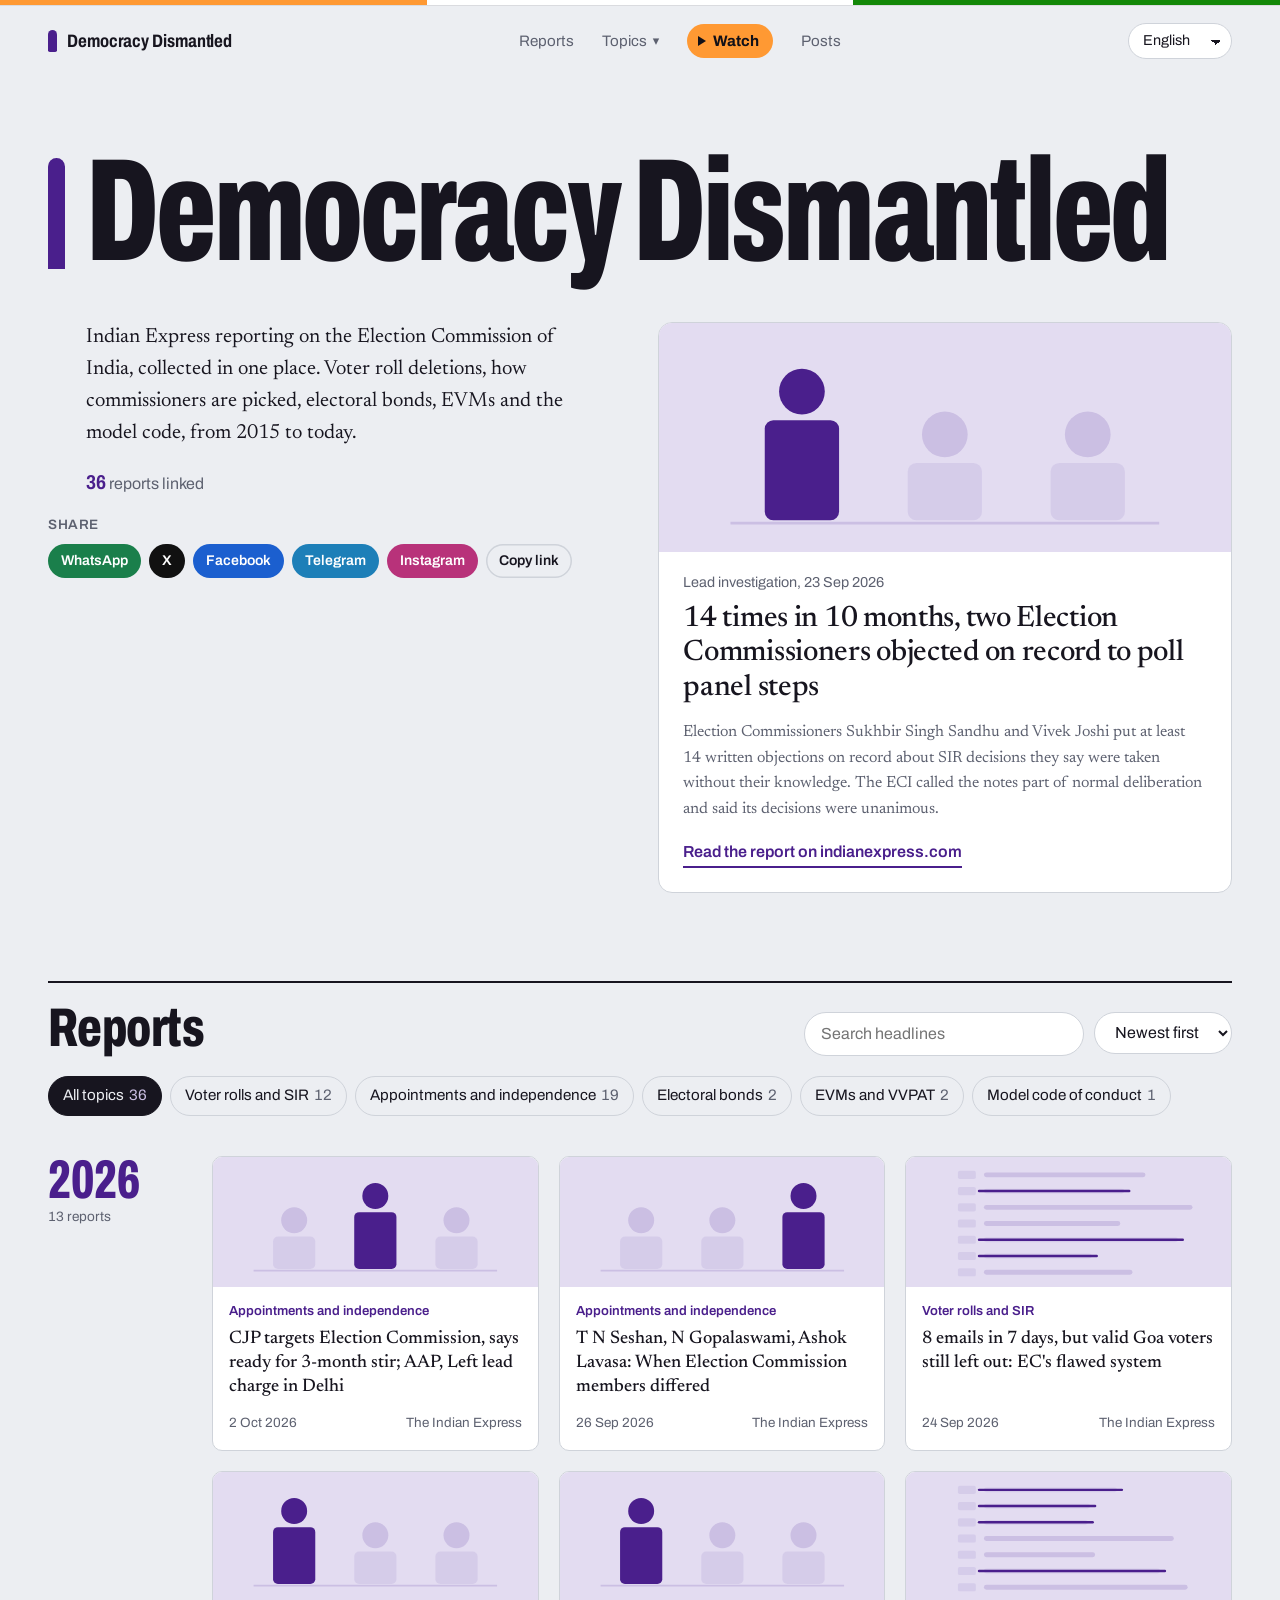
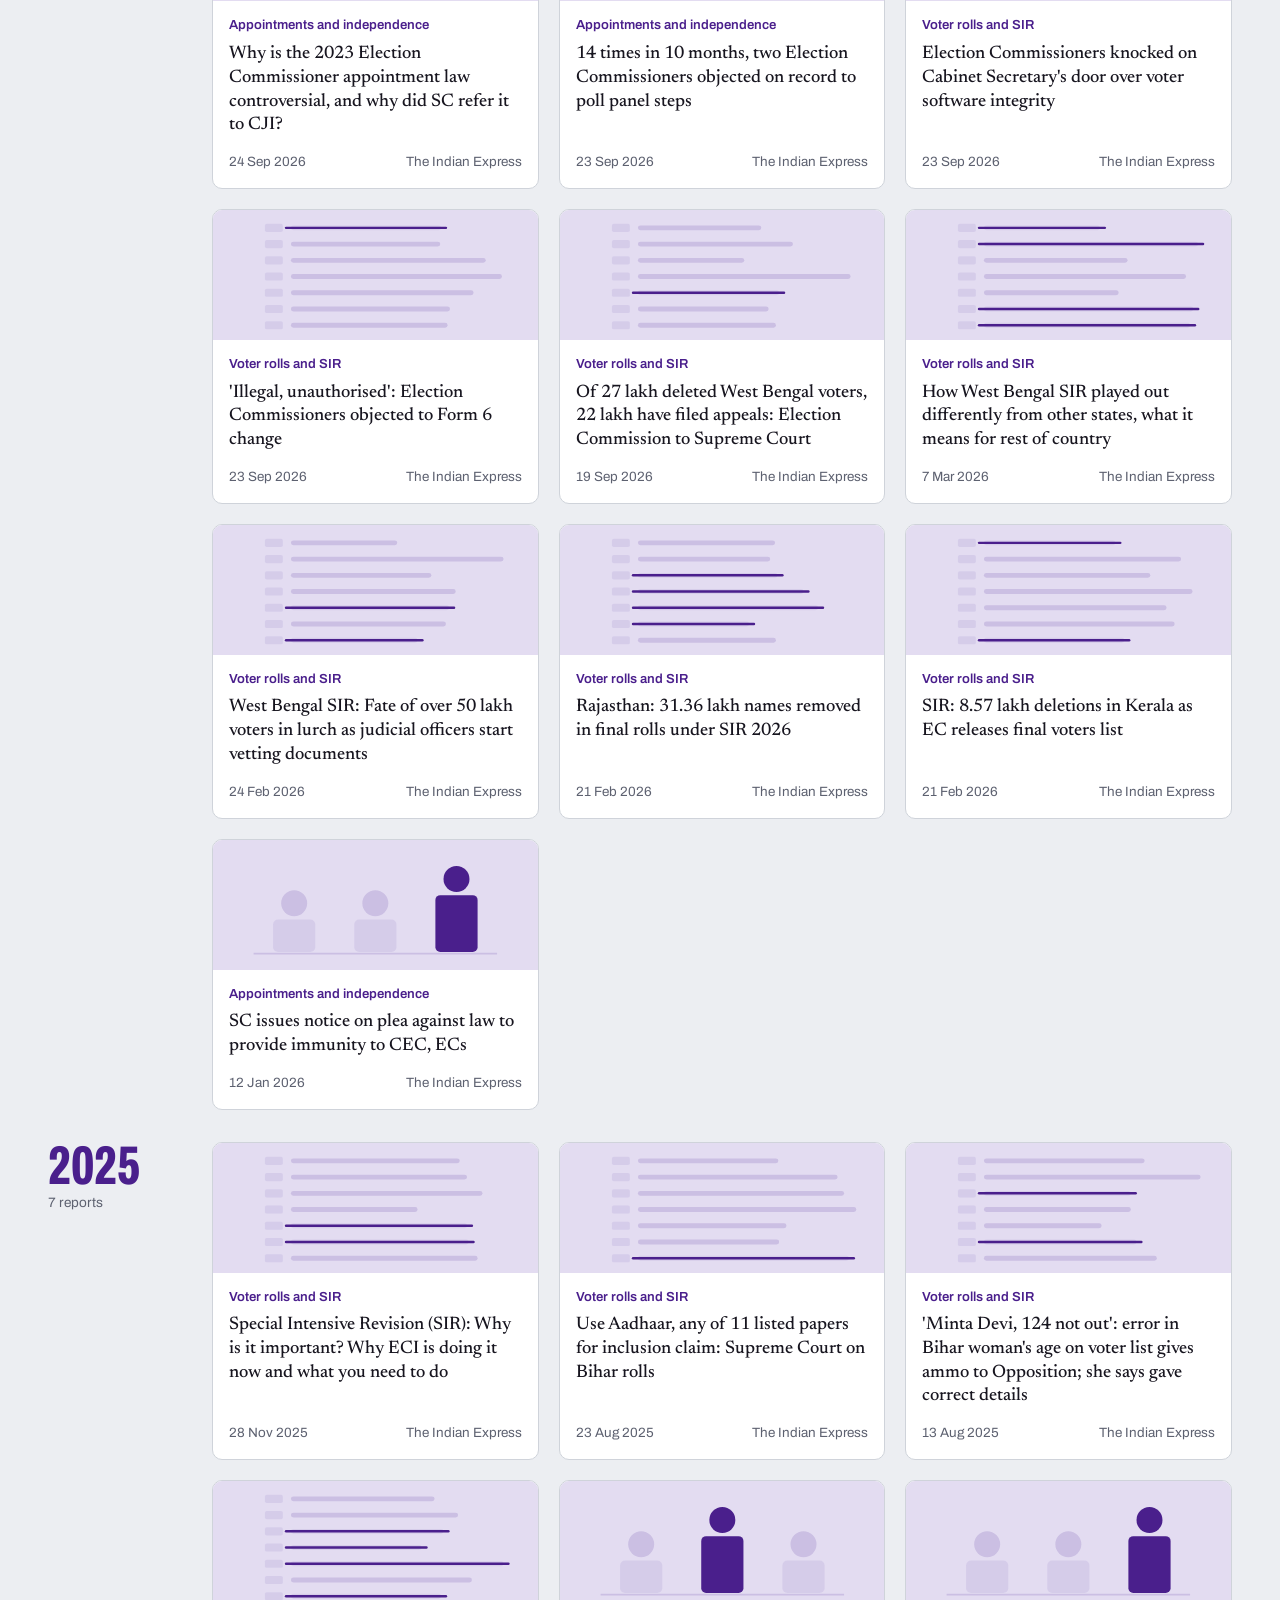
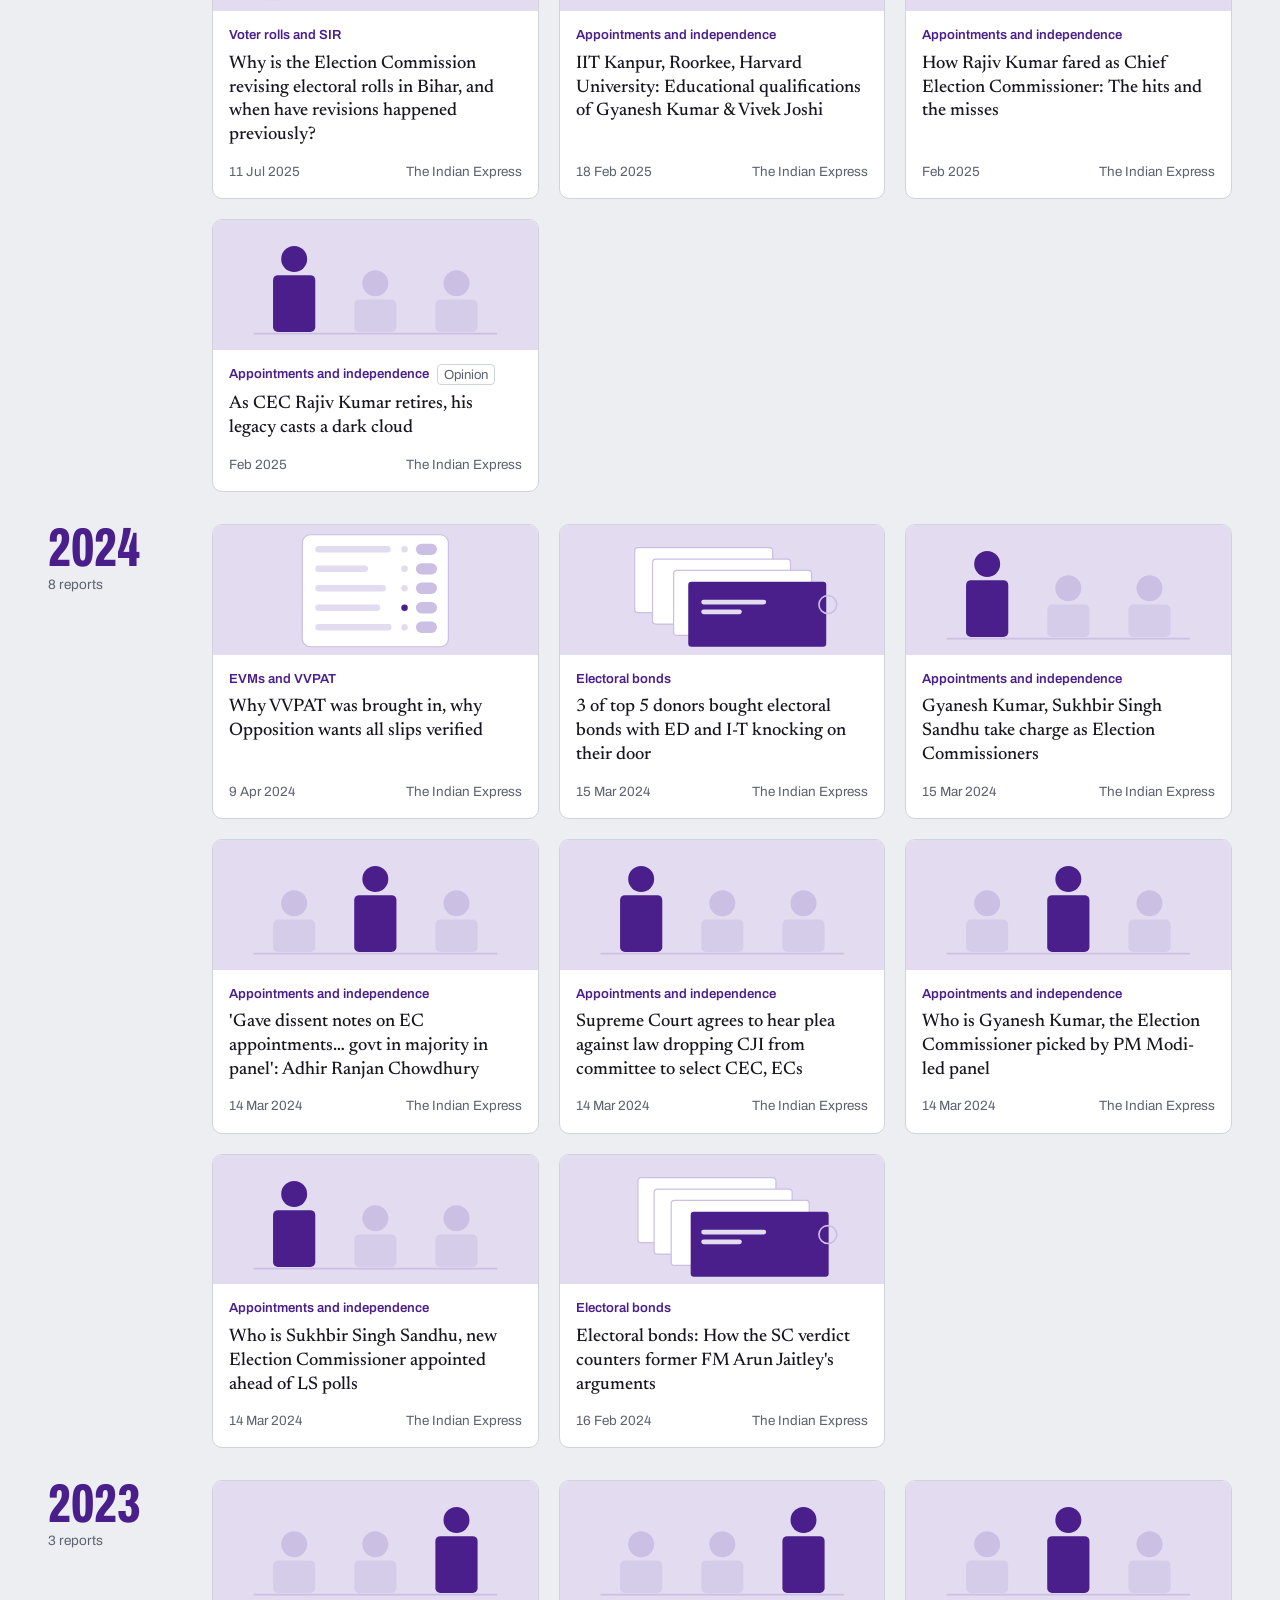
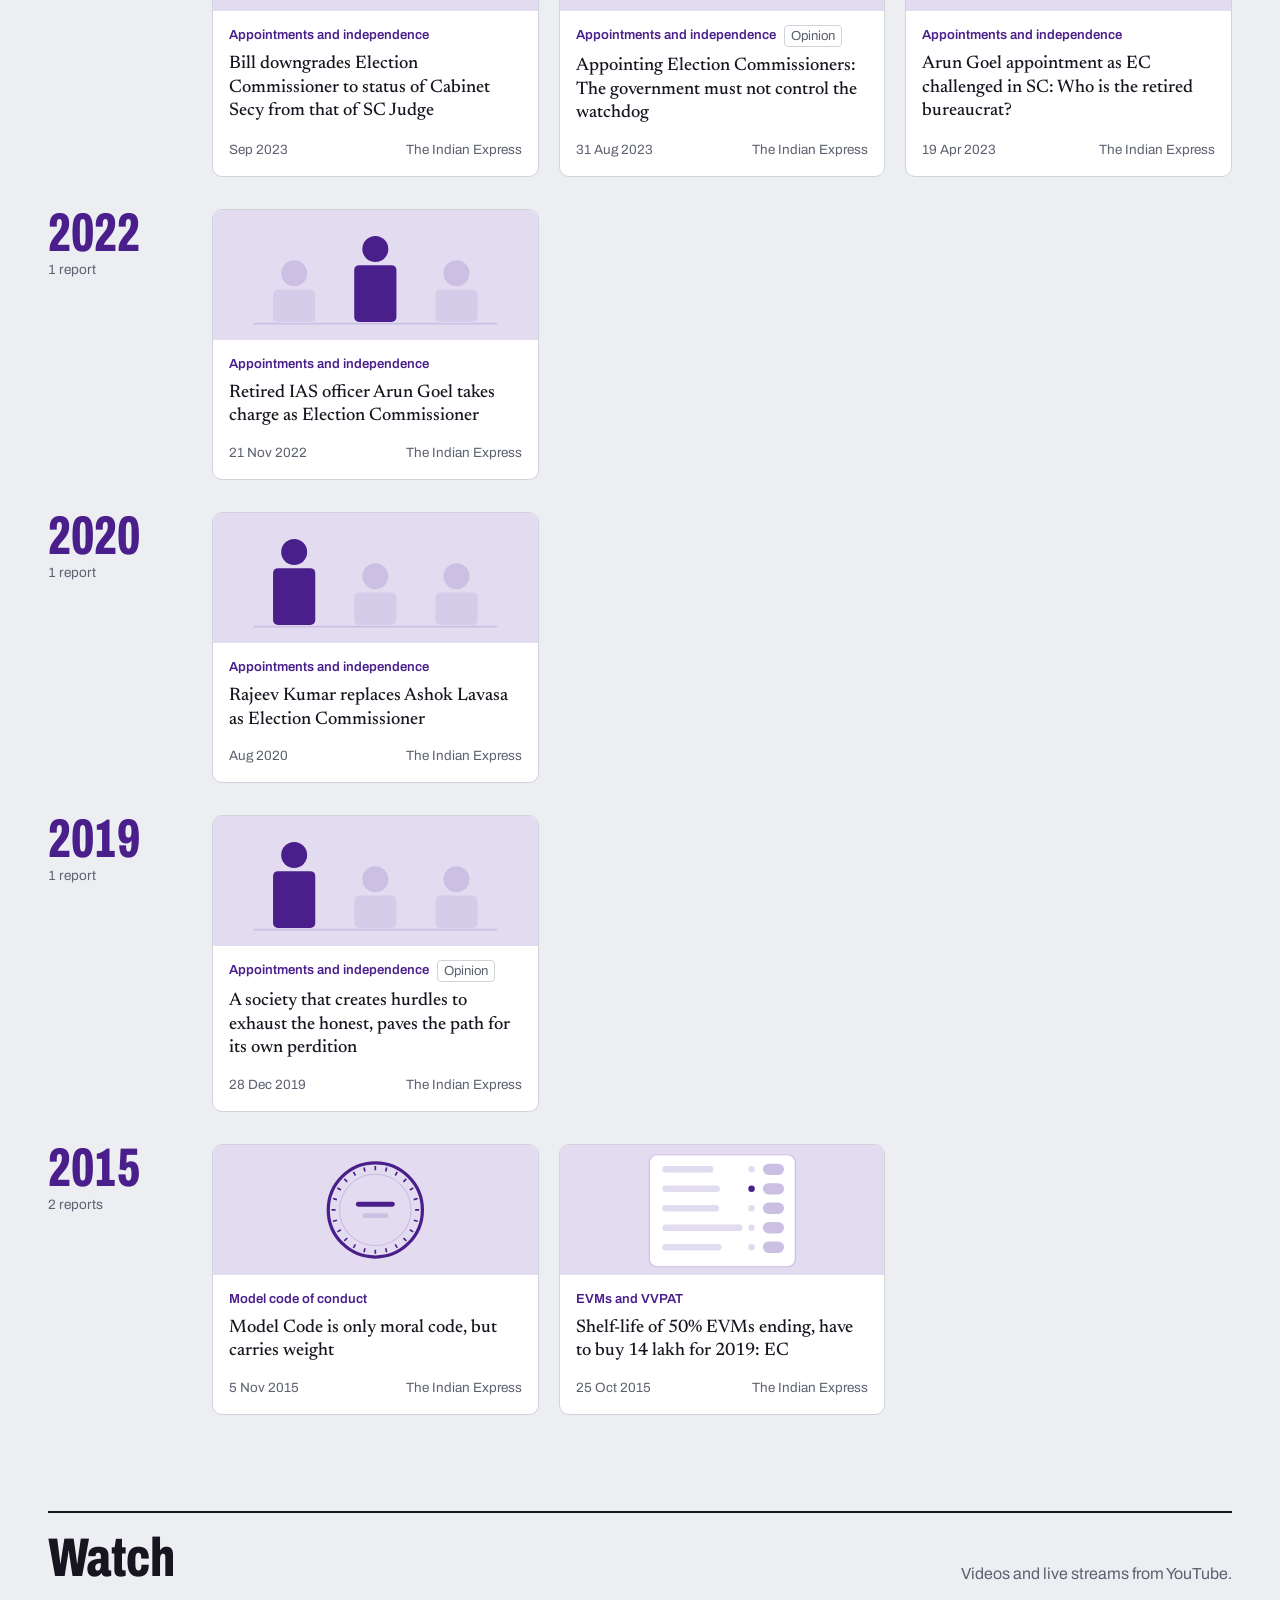
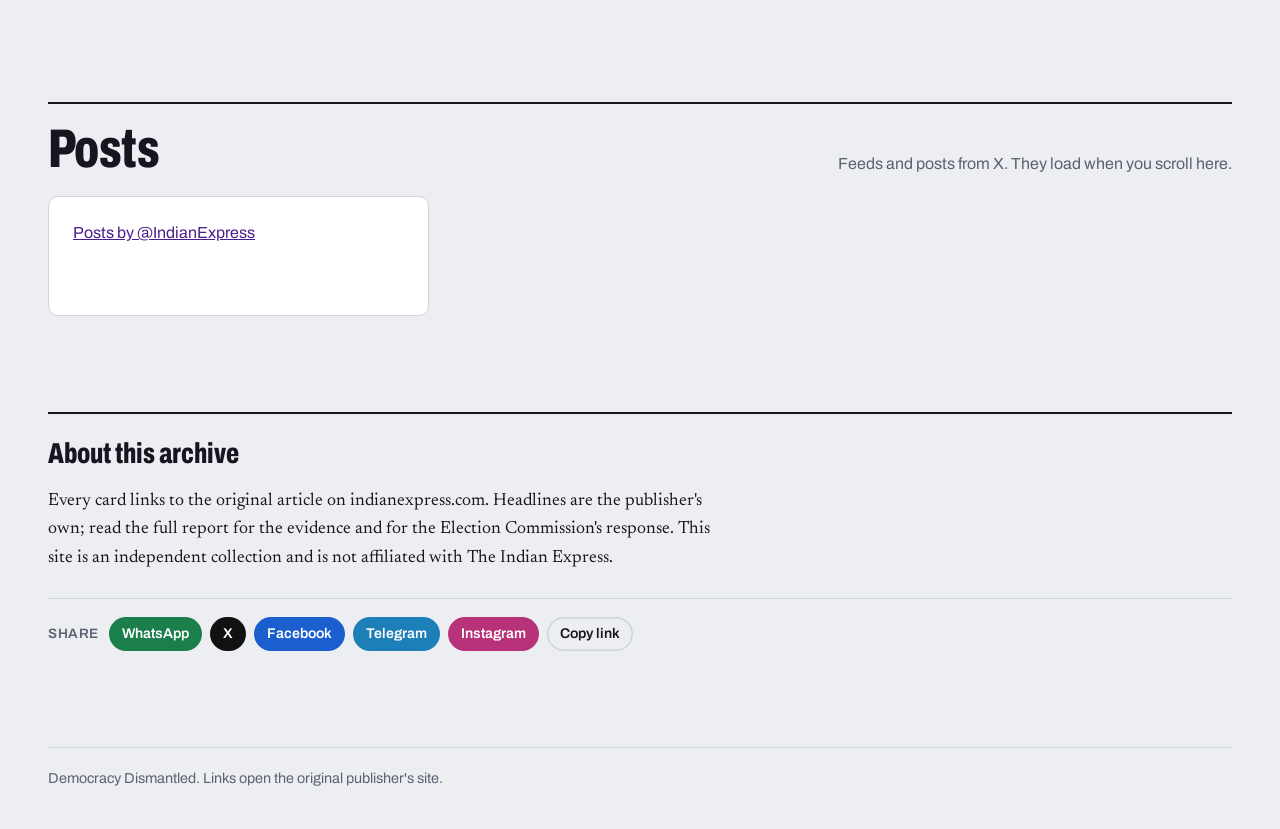
<file: reports.html>
<!doctype html>
<html lang="en">
<head>
  <meta charset="utf-8">
  <meta name="viewport" content="width=device-width, initial-scale=1">
  <title>Indian Express reports | Democracy Dismantled?</title>
  <meta name="description" content="An archive of Indian Express reporting on the Election Commission of India: voter rolls, appointments, electoral bonds, EVMs and the model code.">
  <link rel="canonical" href="https://janmat.net/reports">
  <meta property="og:type" content="website">
  <meta property="og:site_name" content="Democracy Dismantled?">
  <meta property="og:locale" content="en_IN">
  <meta property="og:title" content="Indian Express reports | Democracy Dismantled?">
  <meta property="og:description" content="An archive of Indian Express reporting on the Election Commission of India: voter rolls, appointments, electoral bonds, EVMs and the model code.">
  <meta property="og:url" content="https://janmat.net/reports">
  <meta property="og:image" content="https://janmat.net/images/og/reports.png">
  <meta property="og:image:width" content="1200">
  <meta property="og:image:height" content="630">
  <meta property="og:image:alt" content="Indian Express reports | Democracy Dismantled?">
  <meta name="twitter:card" content="summary_large_image">
  <meta name="twitter:title" content="Indian Express reports | Democracy Dismantled?">
  <meta name="twitter:description" content="An archive of Indian Express reporting on the Election Commission of India: voter rolls, appointments, electoral bonds, EVMs and the model code.">
  <meta name="twitter:image" content="https://janmat.net/images/og/reports.png">
  <link rel="preconnect" href="https://fonts.googleapis.com">
  <link rel="preconnect" href="https://fonts.gstatic.com" crossorigin>
  <link href="https://fonts.googleapis.com/css2?family=Archivo:wdth,wght@62..125,400..800&family=Newsreader:opsz,wght@6..72,400;6..72,500&display=swap" rel="stylesheet">
  <link rel="stylesheet" href="css/styles.css">
</head>
<body data-content-lang="en">
  <a class="skip" href="#reports">Skip to reports</a>

  <header class="masthead">
    <a class="wordmark" href="index.html" aria-label="Democracy Dismantled, home">
      <span class="ink" aria-hidden="true"></span>Democracy Dismantled
    </a>
    <nav aria-label="Sections">
      <a href="reports.html#reports" data-i18n="nav.reports">Reports</a>
      <details class="topics">
        <summary data-i18n="nav.topics">Topics</summary>
        <ul></ul>
      </details>
      <button type="button" class="nav-watch" data-i18n="nav.watch" aria-haspopup="dialog">Watch</button>
      <a href="reports.html#posts" data-i18n="nav.posts">Posts</a>
    </nav>
  </header>

  <main id="top">
    <section class="hero" aria-labelledby="hero-title">
      <h1 id="hero-title">Democracy Dismantled</h1>
      <div class="hero-text">
        <p class="hero-dek">Indian Express reporting on the Election Commission of India, collected in one place. Voter roll deletions, how commissioners are picked, electoral bonds, EVMs and the model code, from <span id="span-years">2014</span> to today.</p>
        <p class="hero-count"><strong id="count-reports">0</strong> reports linked</p>
      </div>
      <article class="lead" id="lead" aria-label="Lead report"></article>
    </section>

    <section class="reports" id="reports" aria-labelledby="reports-title">
      <div class="section-head">
        <h2 id="reports-title">Reports</h2>
        <div class="tools">
          <label class="search">
            <span class="visually-hidden">Search headlines</span>
            <input id="q" type="search" placeholder="Search headlines" autocomplete="off">
          </label>
          <label class="sort">
            <span class="visually-hidden">Sort order</span>
            <select id="sort">
              <option value="new">Newest first</option>
              <option value="old">Oldest first</option>
            </select>
          </label>
        </div>
      </div>
      <div class="filters" id="filters" role="group" aria-label="Filter by topic"></div>
      <div id="feed" aria-live="polite"></div>
      <p class="empty" id="empty" hidden>No headlines match that search. Clear the search box or pick another topic.</p>
    </section>

    <section class="media" id="watch" aria-labelledby="watch-title">
      <div class="section-head">
        <h2 id="watch-title">Watch</h2>
        <p class="section-note">Videos and live streams from YouTube.</p>
      </div>
      <div class="video-grid" id="videos"></div>
    </section>

    <section class="media" id="posts" aria-labelledby="posts-title">
      <div class="section-head">
        <h2 id="posts-title">Posts</h2>
        <p class="section-note">Feeds and posts from X. They load when you scroll here.</p>
      </div>
      <div class="post-grid" id="post-list"></div>
    </section>

    <section class="about" id="about" aria-labelledby="about-title">
      <h2 id="about-title">About this archive</h2>
      <p>Every card links to the original article on indianexpress.com. Headlines are the publisher's own; read the full report for the evidence and for the Election Commission's response. This site is an independent collection and is not affiliated with The Indian Express.</p>
    </section>
  </main>

  <footer class="footer">
    <p>Democracy Dismantled. Links open the original publisher's site.</p>
  </footer>

  <script src="js/data.js"></script>
  <script src="js/app.js"></script>
  <script src="js/topics-data.js"></script>
  <script src="js/i18n-strings.js"></script>
  <script src="js/i18n.js"></script>
  <script src="js/menu.js"></script>
  <script src="js/videos-data.js"></script>
  <script src="js/watch.js"></script>
  <script src="js/share.js"></script>
</body>
</html>
</file>
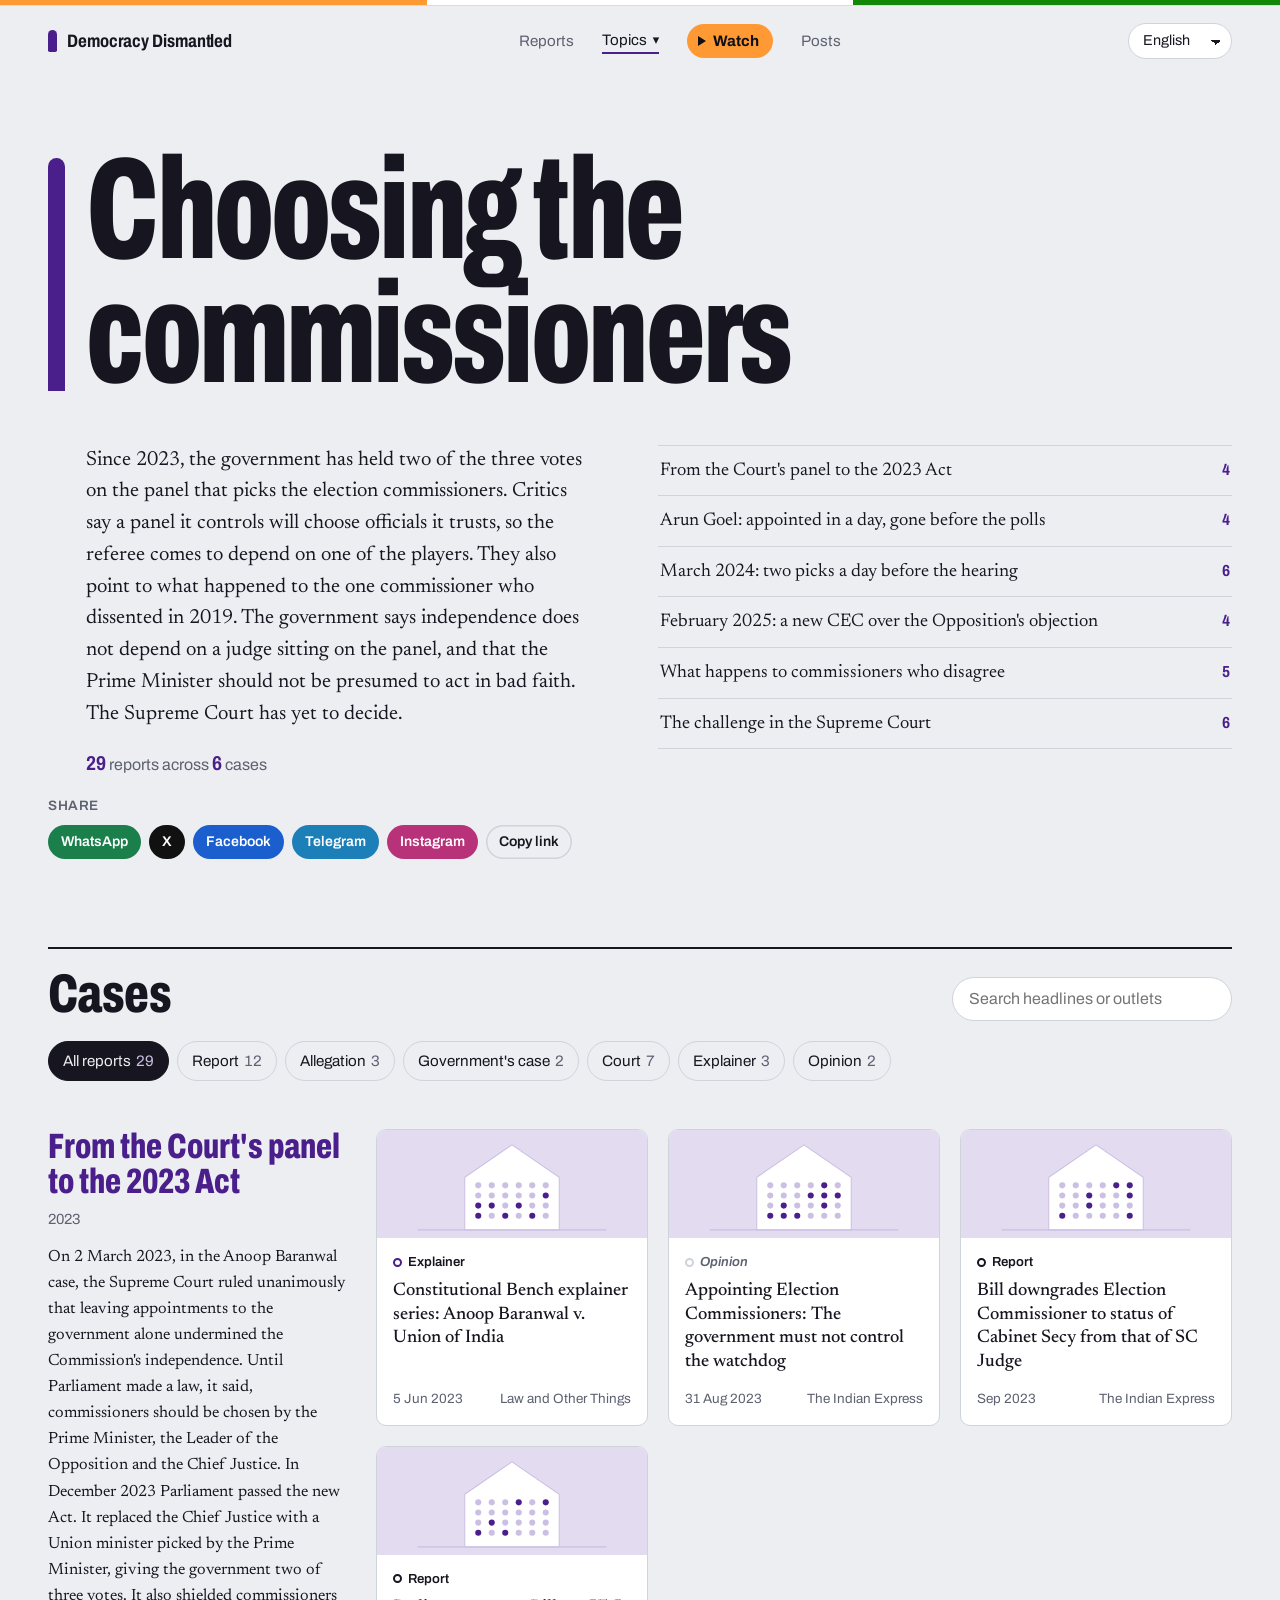
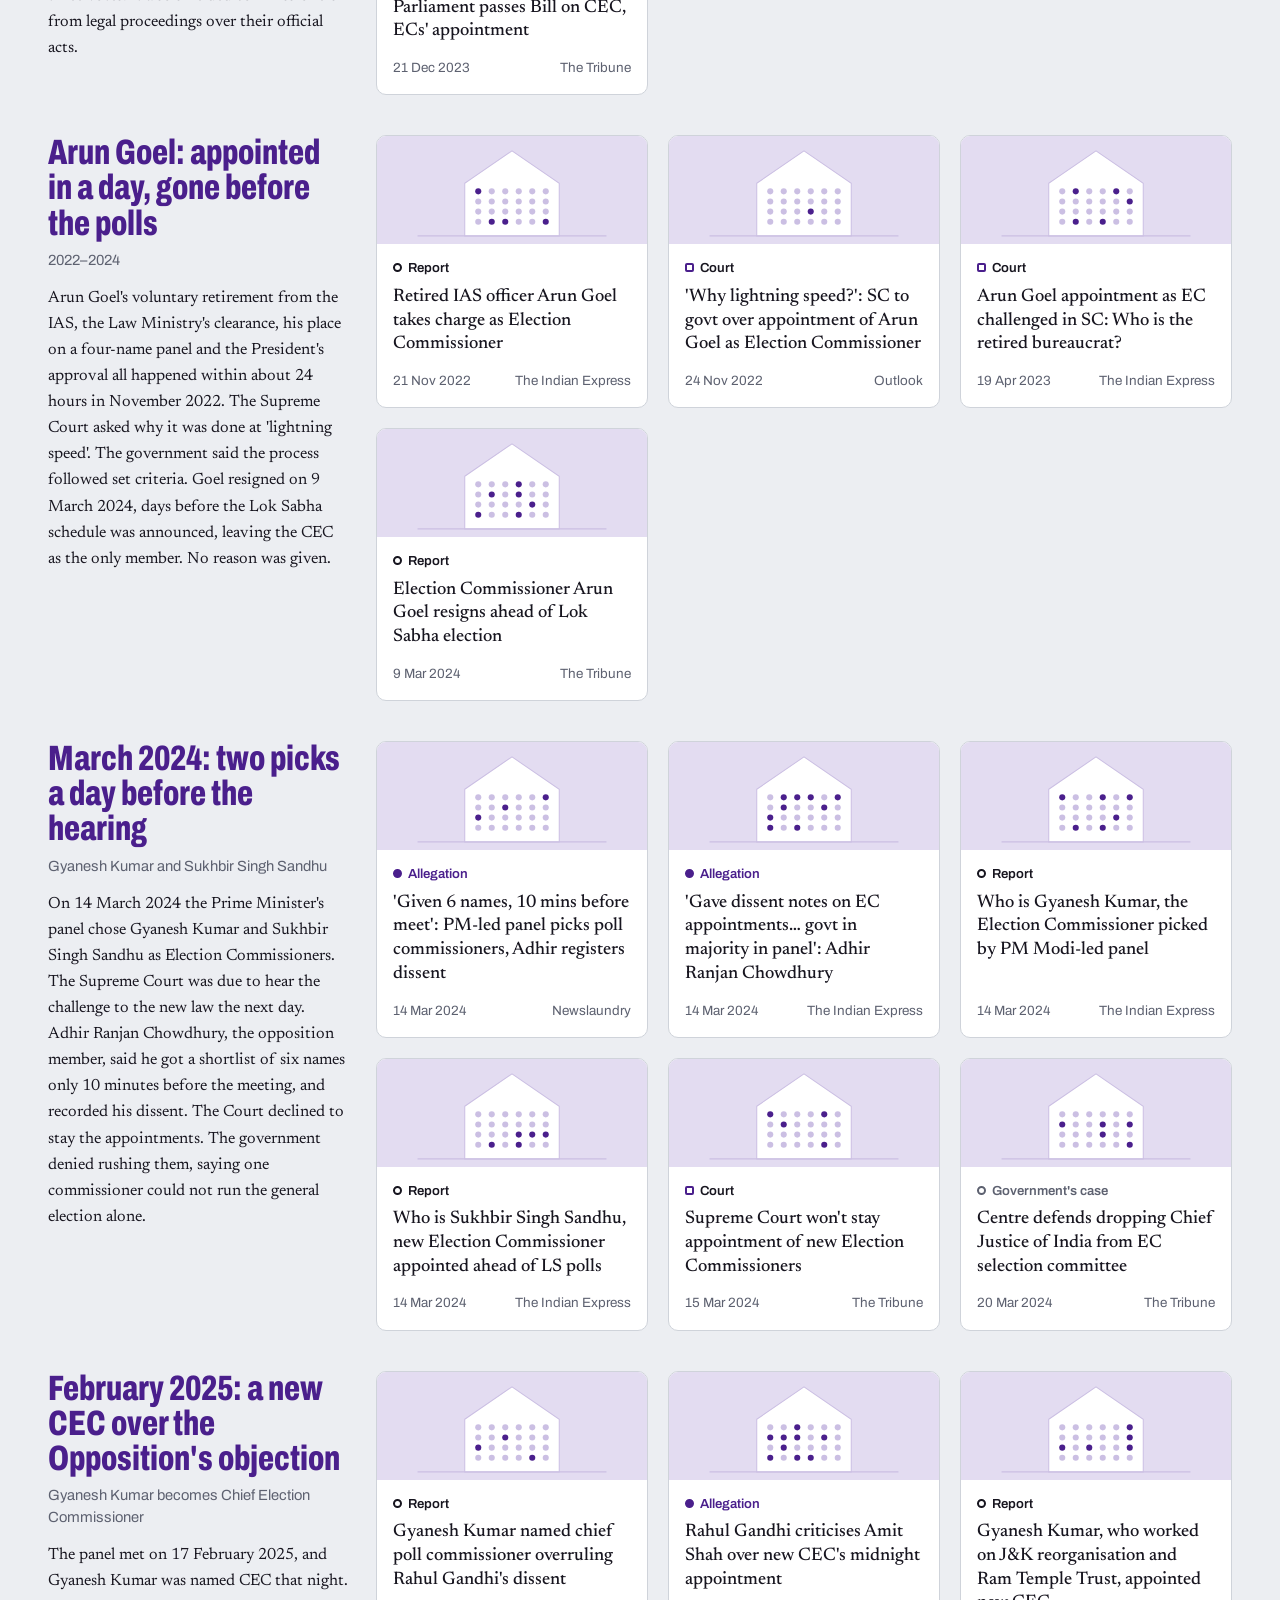
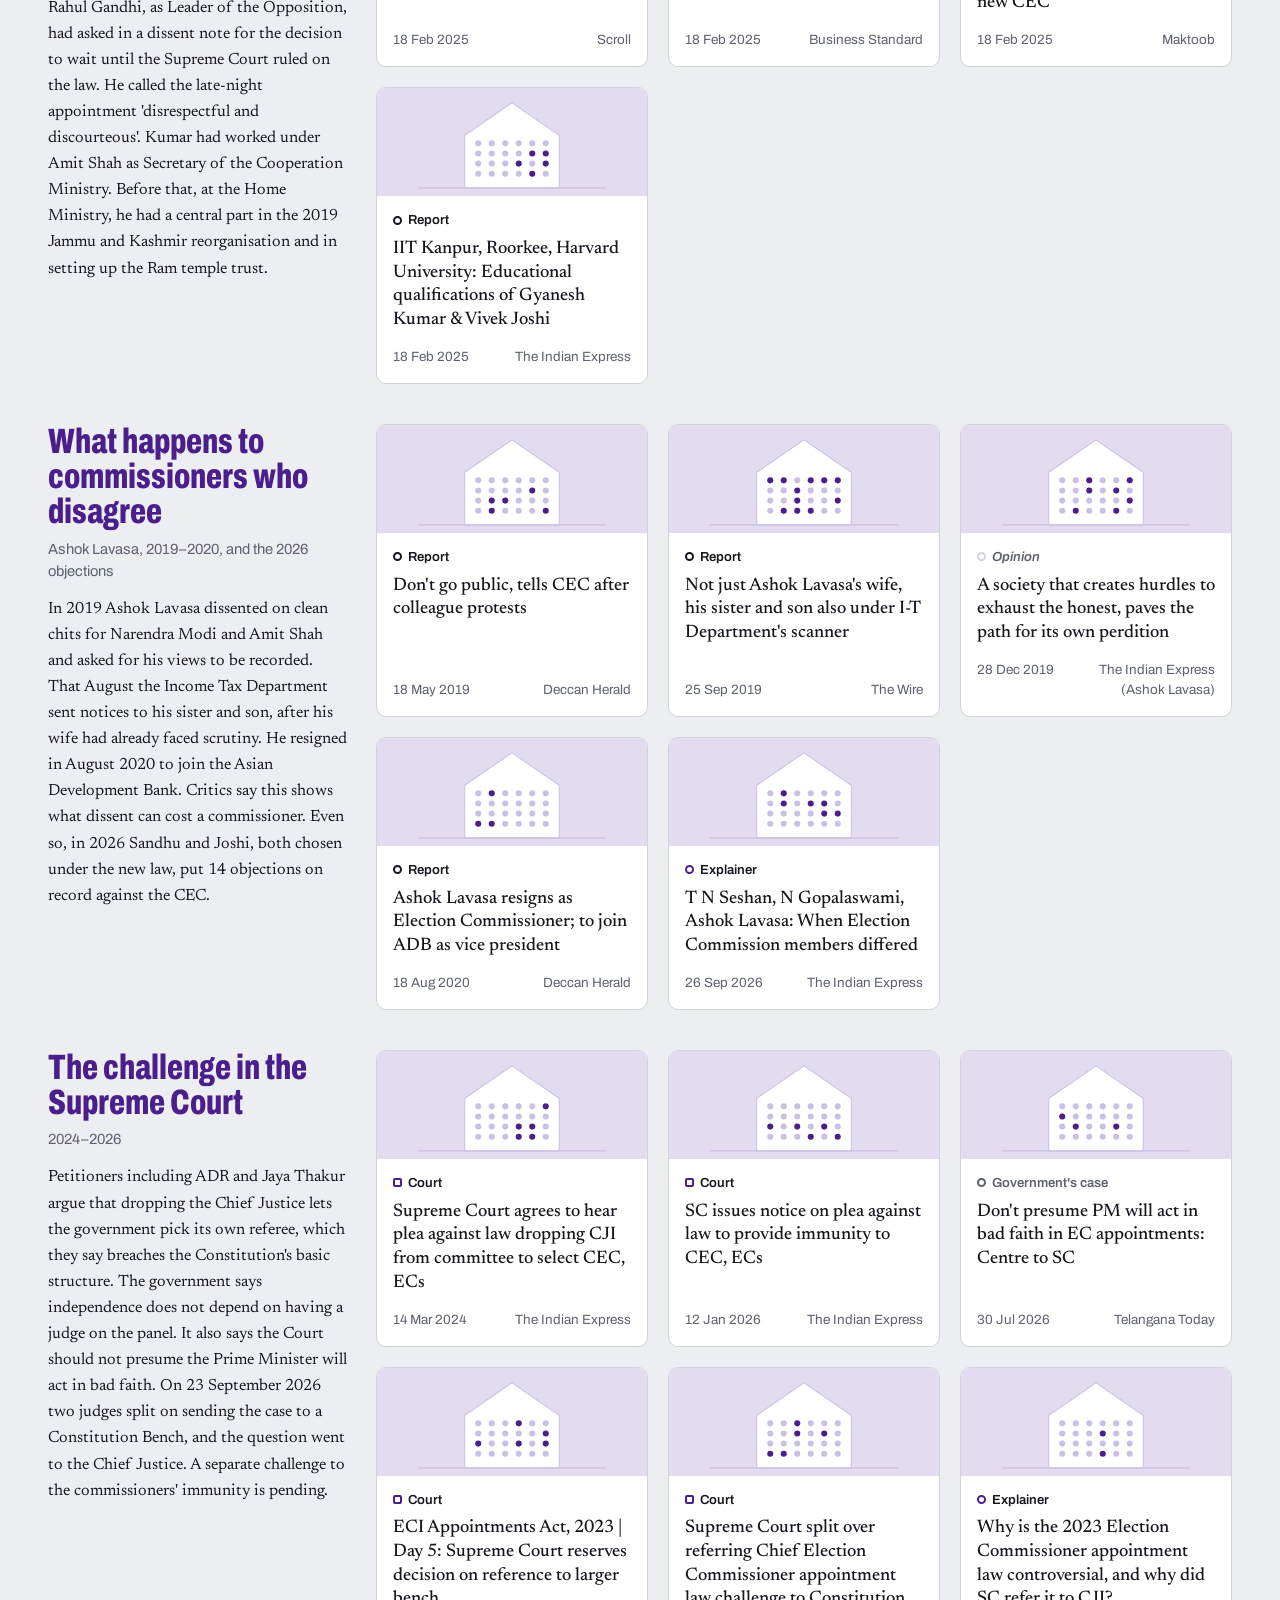
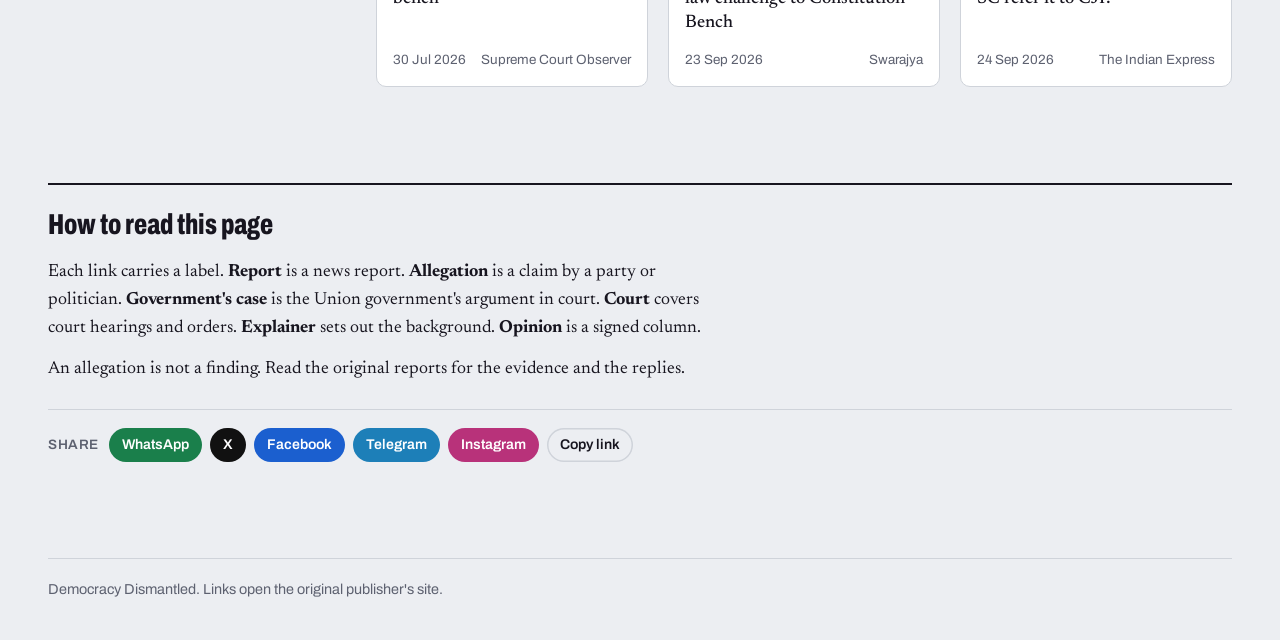
<file: selection.html>
<!doctype html>
<html lang="en">
<head>
  <meta charset="utf-8">
  <meta name="viewport" content="width=device-width, initial-scale=1">
  <title>Choosing Commissioners | Democracy Dismantled?</title>
  <meta name="description" content="News reports on how India's election commissioners are chosen, the controversies over recent appointments, and the argument that the process rewards compliance.">
  <link rel="canonical" href="https://janmat.net/selection">
  <meta property="og:type" content="website">
  <meta property="og:site_name" content="Democracy Dismantled?">
  <meta property="og:locale" content="en_IN">
  <meta property="og:title" content="Choosing Commissioners | Democracy Dismantled?">
  <meta property="og:description" content="News reports on how India's election commissioners are chosen, the controversies over recent appointments, and the argument that the process rewards compliance.">
  <meta property="og:url" content="https://janmat.net/selection">
  <meta property="og:image" content="https://janmat.net/images/og/selection.png">
  <meta property="og:image:width" content="1200">
  <meta property="og:image:height" content="630">
  <meta property="og:image:alt" content="Choosing Commissioners | Democracy Dismantled?">
  <meta name="twitter:card" content="summary_large_image">
  <meta name="twitter:title" content="Choosing Commissioners | Democracy Dismantled?">
  <meta name="twitter:description" content="News reports on how India's election commissioners are chosen, the controversies over recent appointments, and the argument that the process rewards compliance.">
  <meta name="twitter:image" content="https://janmat.net/images/og/selection.png">
  <link rel="preconnect" href="https://fonts.googleapis.com">
  <link rel="preconnect" href="https://fonts.gstatic.com" crossorigin>
  <link href="https://fonts.googleapis.com/css2?family=Archivo:wdth,wght@62..125,400..800&family=Newsreader:opsz,wght@6..72,400;6..72,500&display=swap" rel="stylesheet">
  <link rel="stylesheet" href="css/styles.css">
</head>
<body data-content-lang="en">
  <a class="skip" href="#cases">Skip to cases</a>

  <header class="masthead">
    <a class="wordmark" href="index.html" aria-label="Democracy Dismantled, home">
      <span class="ink" aria-hidden="true"></span>Democracy Dismantled
    </a>
    <nav aria-label="Sections">
      <a href="reports.html#reports" data-i18n="nav.reports">Reports</a>
      <details class="topics">
        <summary data-i18n="nav.topics">Topics</summary>
        <ul></ul>
      </details>
      <button type="button" class="nav-watch" data-i18n="nav.watch" aria-haspopup="dialog">Watch</button>
      <a href="reports.html#posts" data-i18n="nav.posts">Posts</a>
    </nav>
  </header>

  <main id="top">
    <section class="hero hero-sub" aria-labelledby="hero-title">
      <h1 id="hero-title">Choosing the commissioners</h1>
      <div class="hero-text">
        <p class="hero-dek">Since 2023, the government has held two of the three votes on the panel that picks the election commissioners. Critics say a panel it controls will choose officials it trusts, so the referee comes to depend on one of the players. They also point to what happened to the one commissioner who dissented in 2019. The government says independence does not depend on a judge sitting on the panel, and that the Prime Minister should not be presumed to act in bad faith. The Supreme Court has yet to decide.</p>
        <p class="hero-count"><strong id="count-links">0</strong> reports across <strong id="count-cases">0</strong> cases</p>
      </div>
      <nav class="case-index" aria-label="Cases">
        <ol id="case-index"></ol>
      </nav>
    </section>

    <section class="reports" id="cases" aria-label="Cases">
      <div class="section-head">
        <h2>Cases</h2>
        <div class="tools">
          <label class="search">
            <span class="visually-hidden">Search headlines and outlets</span>
            <input id="q" type="search" placeholder="Search headlines or outlets" autocomplete="off">
          </label>
        </div>
      </div>
      <div class="filters" id="filters" role="group" aria-label="Filter by type of report"></div>
      <div id="feed" aria-live="polite"></div>
      <p class="empty" id="empty" hidden>No reports match. Clear the search box or pick another type.</p>
    </section>

    <section class="about" aria-labelledby="about-title">
      <h2 id="about-title">How to read this page</h2>
      <p>Each link carries a label. <b>Report</b> is a news report. <b>Allegation</b> is a claim by a party or politician. <b>Government's case</b> is the Union government's argument in court. <b>Court</b> covers court hearings and orders. <b>Explainer</b> sets out the background. <b>Opinion</b> is a signed column.</p>
      <p>An allegation is not a finding. Read the original reports for the evidence and the replies.</p>
    </section>
  </main>

  <footer class="footer">
    <p>Democracy Dismantled. Links open the original publisher's site.</p>
  </footer>

  <script src="js/selection-data.js"></script>
  <script src="js/cases.js"></script>
  <script src="js/topics-data.js"></script>
  <script src="js/i18n-strings.js"></script>
  <script src="js/i18n.js"></script>
  <script src="js/menu.js"></script>
  <script src="js/videos-data.js"></script>
  <script src="js/watch.js"></script>
  <script src="js/share.js"></script>
</body>
</html>
</file>
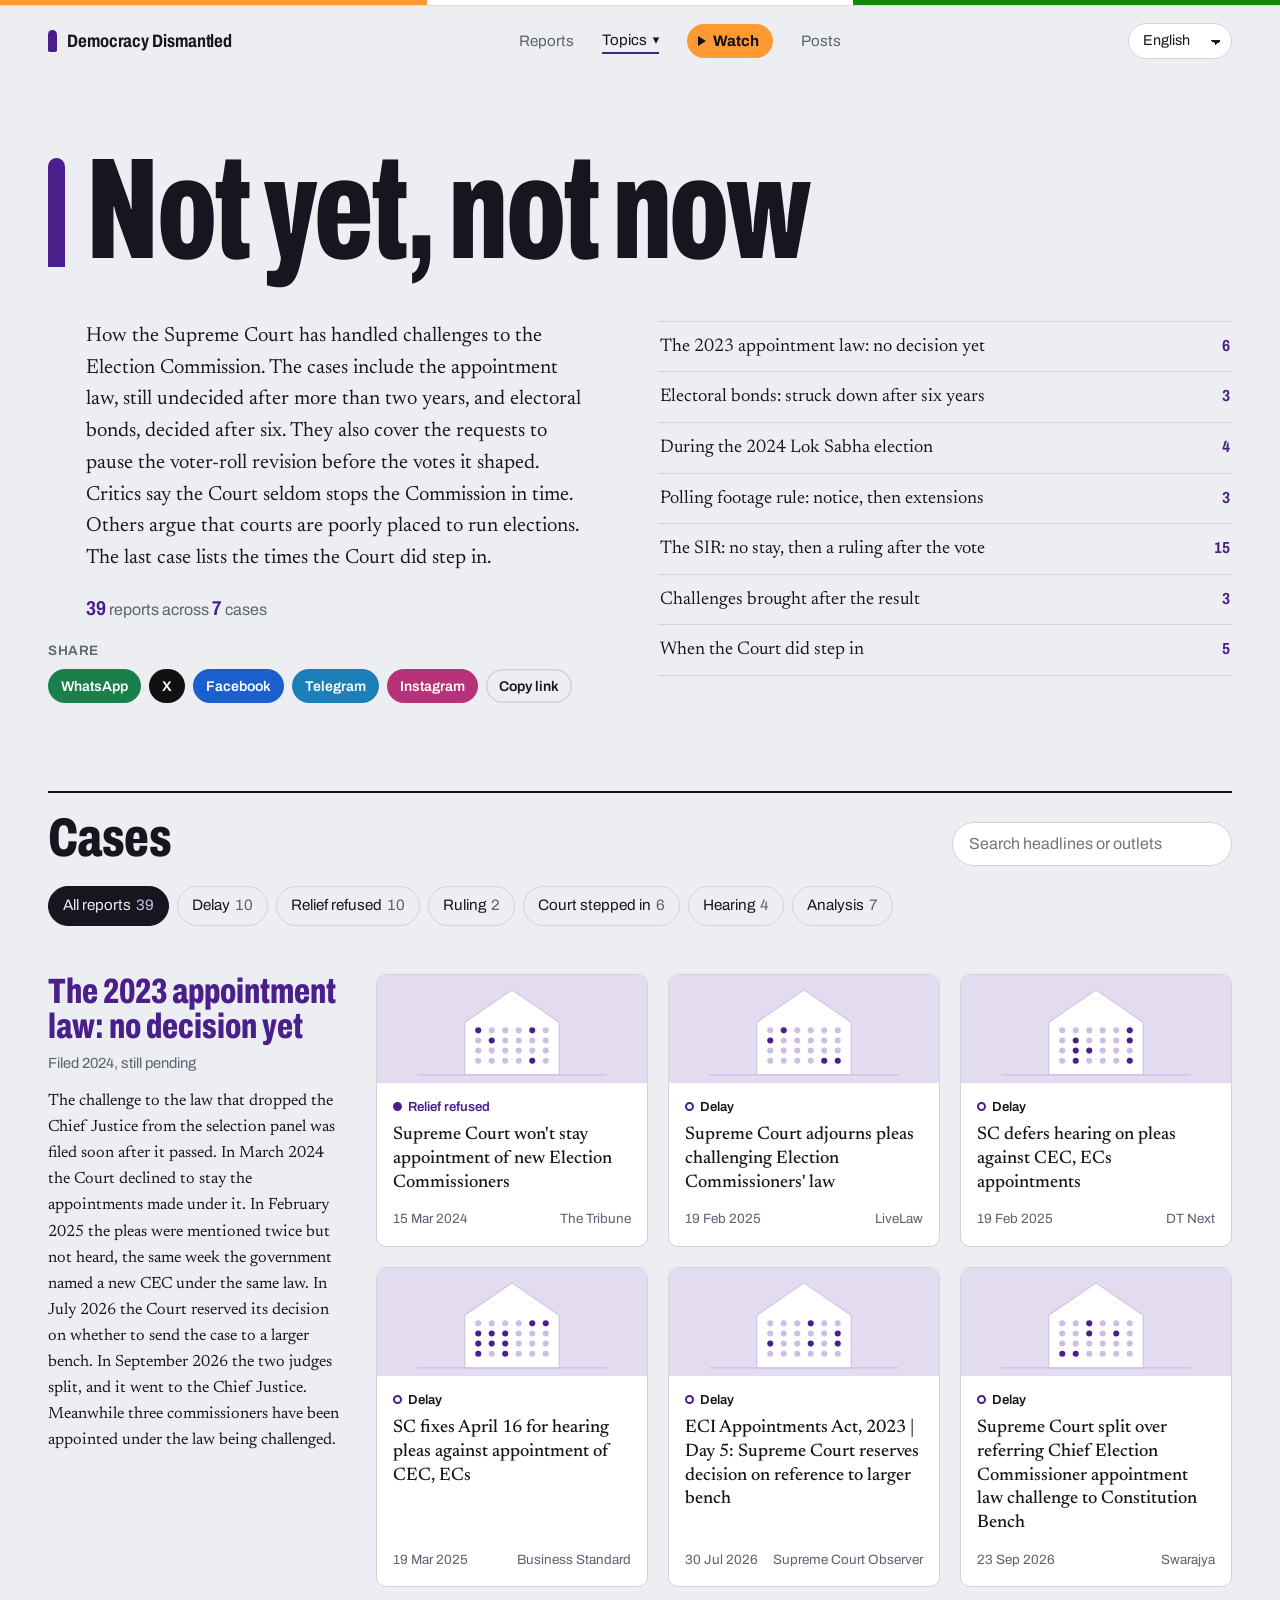
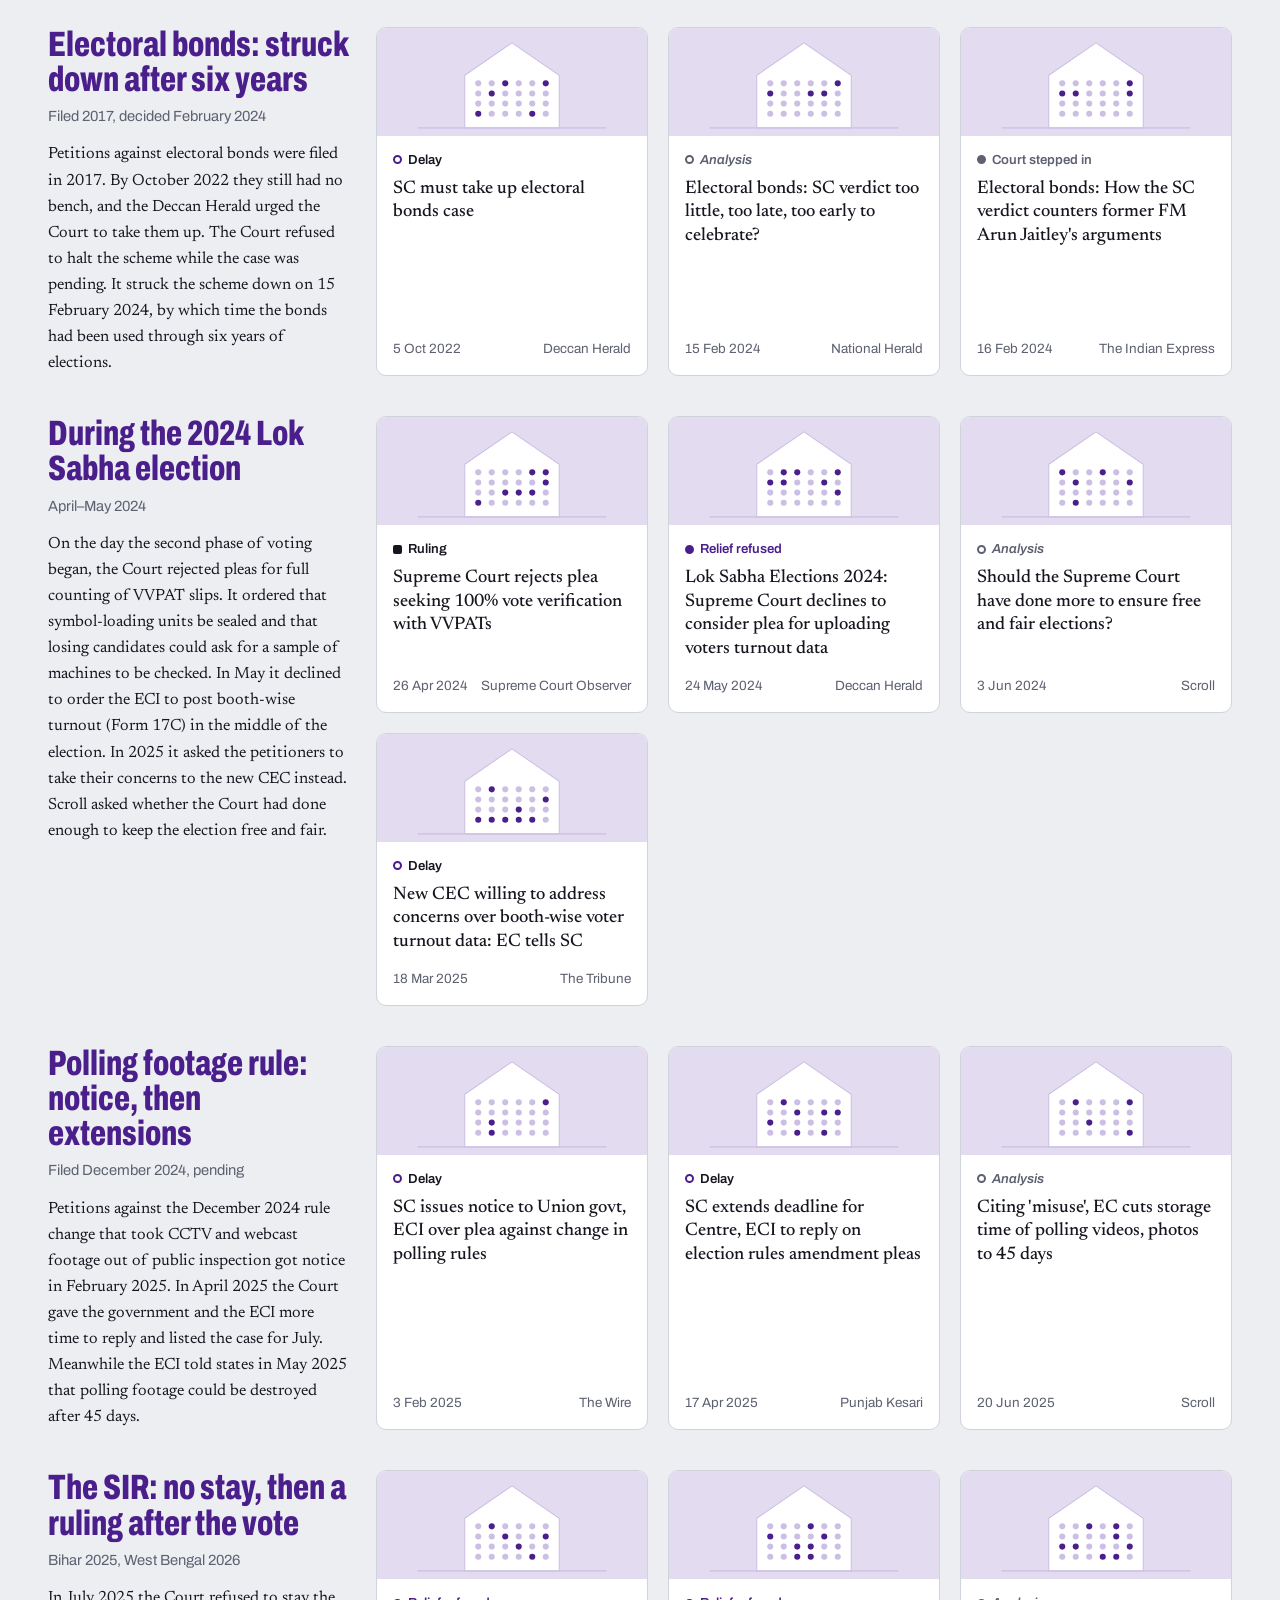
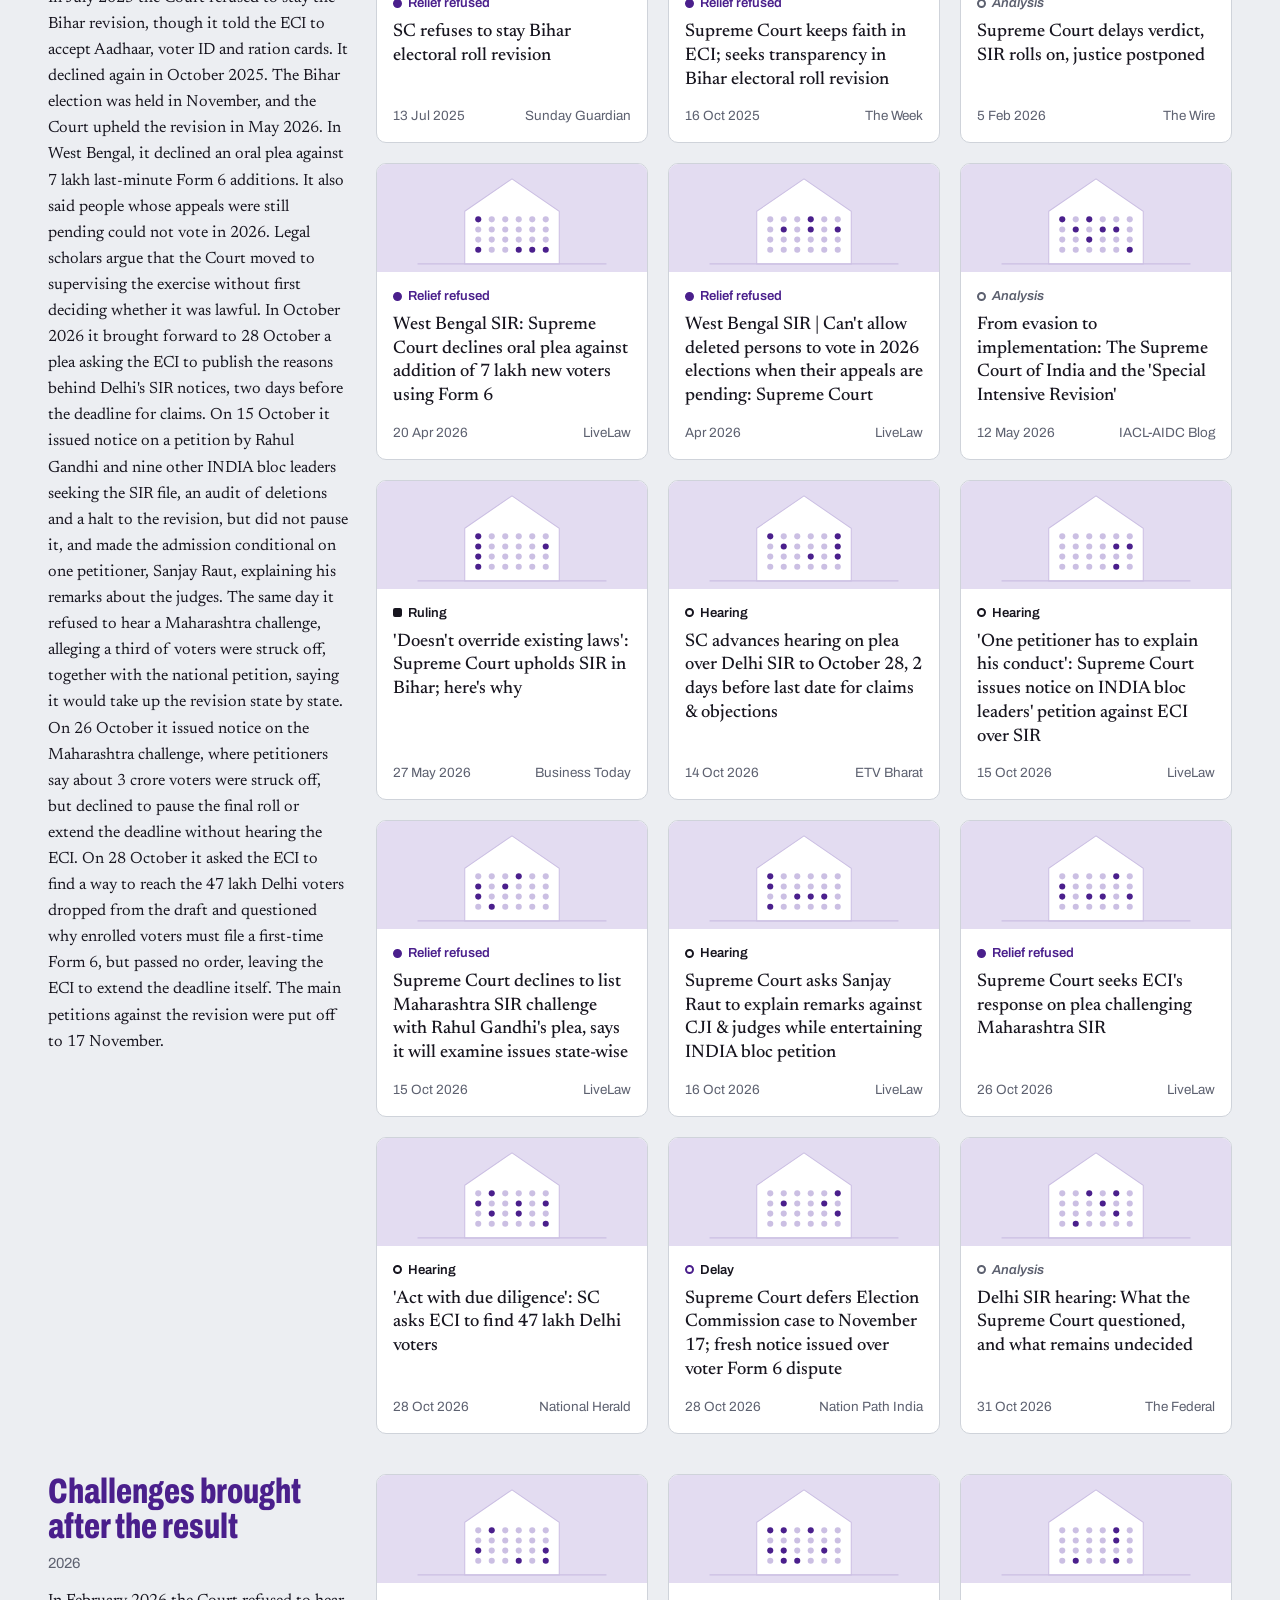
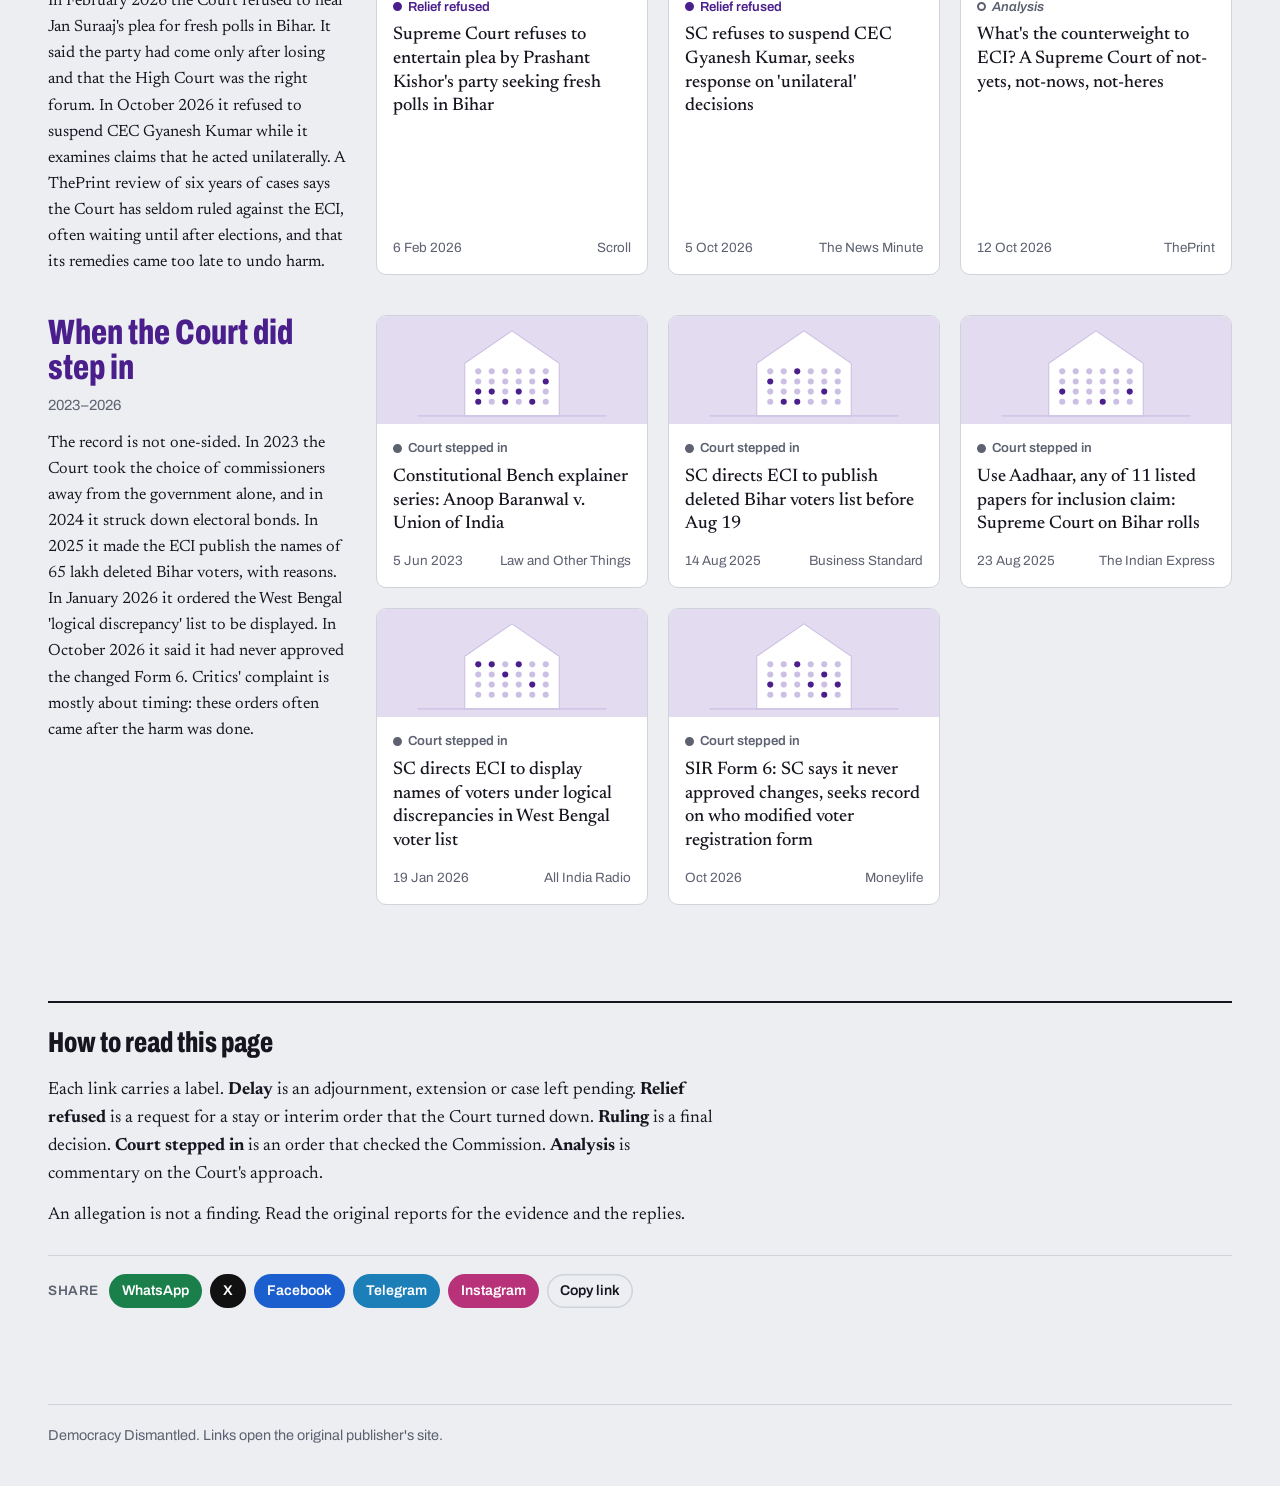
<file: supreme-court.html>
<!doctype html>
<html lang="en">
<head>
  <meta charset="utf-8">
  <meta name="viewport" content="width=device-width, initial-scale=1">
  <title>The Supreme Court | Democracy Dismantled?</title>
  <meta name="description" content="News reports on how the Supreme Court of India has handled cases challenging the Election Commission: delays, relief refused, and the times it stepped in.">
  <link rel="canonical" href="https://janmat.net/supreme-court">
  <meta property="og:type" content="website">
  <meta property="og:site_name" content="Democracy Dismantled?">
  <meta property="og:locale" content="en_IN">
  <meta property="og:title" content="The Supreme Court | Democracy Dismantled?">
  <meta property="og:description" content="News reports on how the Supreme Court of India has handled cases challenging the Election Commission: delays, relief refused, and the times it stepped in.">
  <meta property="og:url" content="https://janmat.net/supreme-court">
  <meta property="og:image" content="https://janmat.net/images/og/supreme-court.png">
  <meta property="og:image:width" content="1200">
  <meta property="og:image:height" content="630">
  <meta property="og:image:alt" content="The Supreme Court | Democracy Dismantled?">
  <meta name="twitter:card" content="summary_large_image">
  <meta name="twitter:title" content="The Supreme Court | Democracy Dismantled?">
  <meta name="twitter:description" content="News reports on how the Supreme Court of India has handled cases challenging the Election Commission: delays, relief refused, and the times it stepped in.">
  <meta name="twitter:image" content="https://janmat.net/images/og/supreme-court.png">
  <link rel="preconnect" href="https://fonts.googleapis.com">
  <link rel="preconnect" href="https://fonts.gstatic.com" crossorigin>
  <link href="https://fonts.googleapis.com/css2?family=Archivo:wdth,wght@62..125,400..800&family=Newsreader:opsz,wght@6..72,400;6..72,500&display=swap" rel="stylesheet">
  <link rel="stylesheet" href="css/styles.css">
</head>
<body data-content-lang="en">
  <a class="skip" href="#cases">Skip to cases</a>

  <header class="masthead">
    <a class="wordmark" href="index.html" aria-label="Democracy Dismantled, home">
      <span class="ink" aria-hidden="true"></span>Democracy Dismantled
    </a>
    <nav aria-label="Sections">
      <a href="reports.html#reports" data-i18n="nav.reports">Reports</a>
      <details class="topics">
        <summary data-i18n="nav.topics">Topics</summary>
        <ul></ul>
      </details>
      <button type="button" class="nav-watch" data-i18n="nav.watch" aria-haspopup="dialog">Watch</button>
      <a href="reports.html#posts" data-i18n="nav.posts">Posts</a>
    </nav>
  </header>

  <main id="top">
    <section class="hero hero-sub" aria-labelledby="hero-title">
      <h1 id="hero-title">Not yet, not now</h1>
      <div class="hero-text">
        <p class="hero-dek">How the Supreme Court has handled challenges to the Election Commission. The cases include the appointment law, still undecided after more than two years, and electoral bonds, decided after six. They also cover the requests to pause the voter-roll revision before the votes it shaped. Critics say the Court seldom stops the Commission in time. Others argue that courts are poorly placed to run elections. The last case lists the times the Court did step in.</p>
        <p class="hero-count"><strong id="count-links">0</strong> reports across <strong id="count-cases">0</strong> cases</p>
      </div>
      <nav class="case-index" aria-label="Cases">
        <ol id="case-index"></ol>
      </nav>
    </section>

    <section class="reports" id="cases" aria-label="Cases">
      <div class="section-head">
        <h2>Cases</h2>
        <div class="tools">
          <label class="search">
            <span class="visually-hidden">Search headlines and outlets</span>
            <input id="q" type="search" placeholder="Search headlines or outlets" autocomplete="off">
          </label>
        </div>
      </div>
      <div class="filters" id="filters" role="group" aria-label="Filter by type of report"></div>
      <div id="feed" aria-live="polite"></div>
      <p class="empty" id="empty" hidden>No reports match. Clear the search box or pick another type.</p>
    </section>

    <section class="about" aria-labelledby="about-title">
      <h2 id="about-title">How to read this page</h2>
      <p>Each link carries a label. <b>Delay</b> is an adjournment, extension or case left pending. <b>Relief refused</b> is a request for a stay or interim order that the Court turned down. <b>Ruling</b> is a final decision. <b>Court stepped in</b> is an order that checked the Commission. <b>Analysis</b> is commentary on the Court's approach.</p>
      <p>An allegation is not a finding. Read the original reports for the evidence and the replies.</p>
    </section>
  </main>

  <footer class="footer">
    <p>Democracy Dismantled. Links open the original publisher's site.</p>
  </footer>

  <script src="js/court-data.js"></script>
  <script src="js/cases.js"></script>
  <script src="js/topics-data.js"></script>
  <script src="js/i18n-strings.js"></script>
  <script src="js/i18n.js"></script>
  <script src="js/menu.js"></script>
  <script src="js/videos-data.js"></script>
  <script src="js/watch.js"></script>
  <script src="js/share.js"></script>
</body>
</html>
</file>
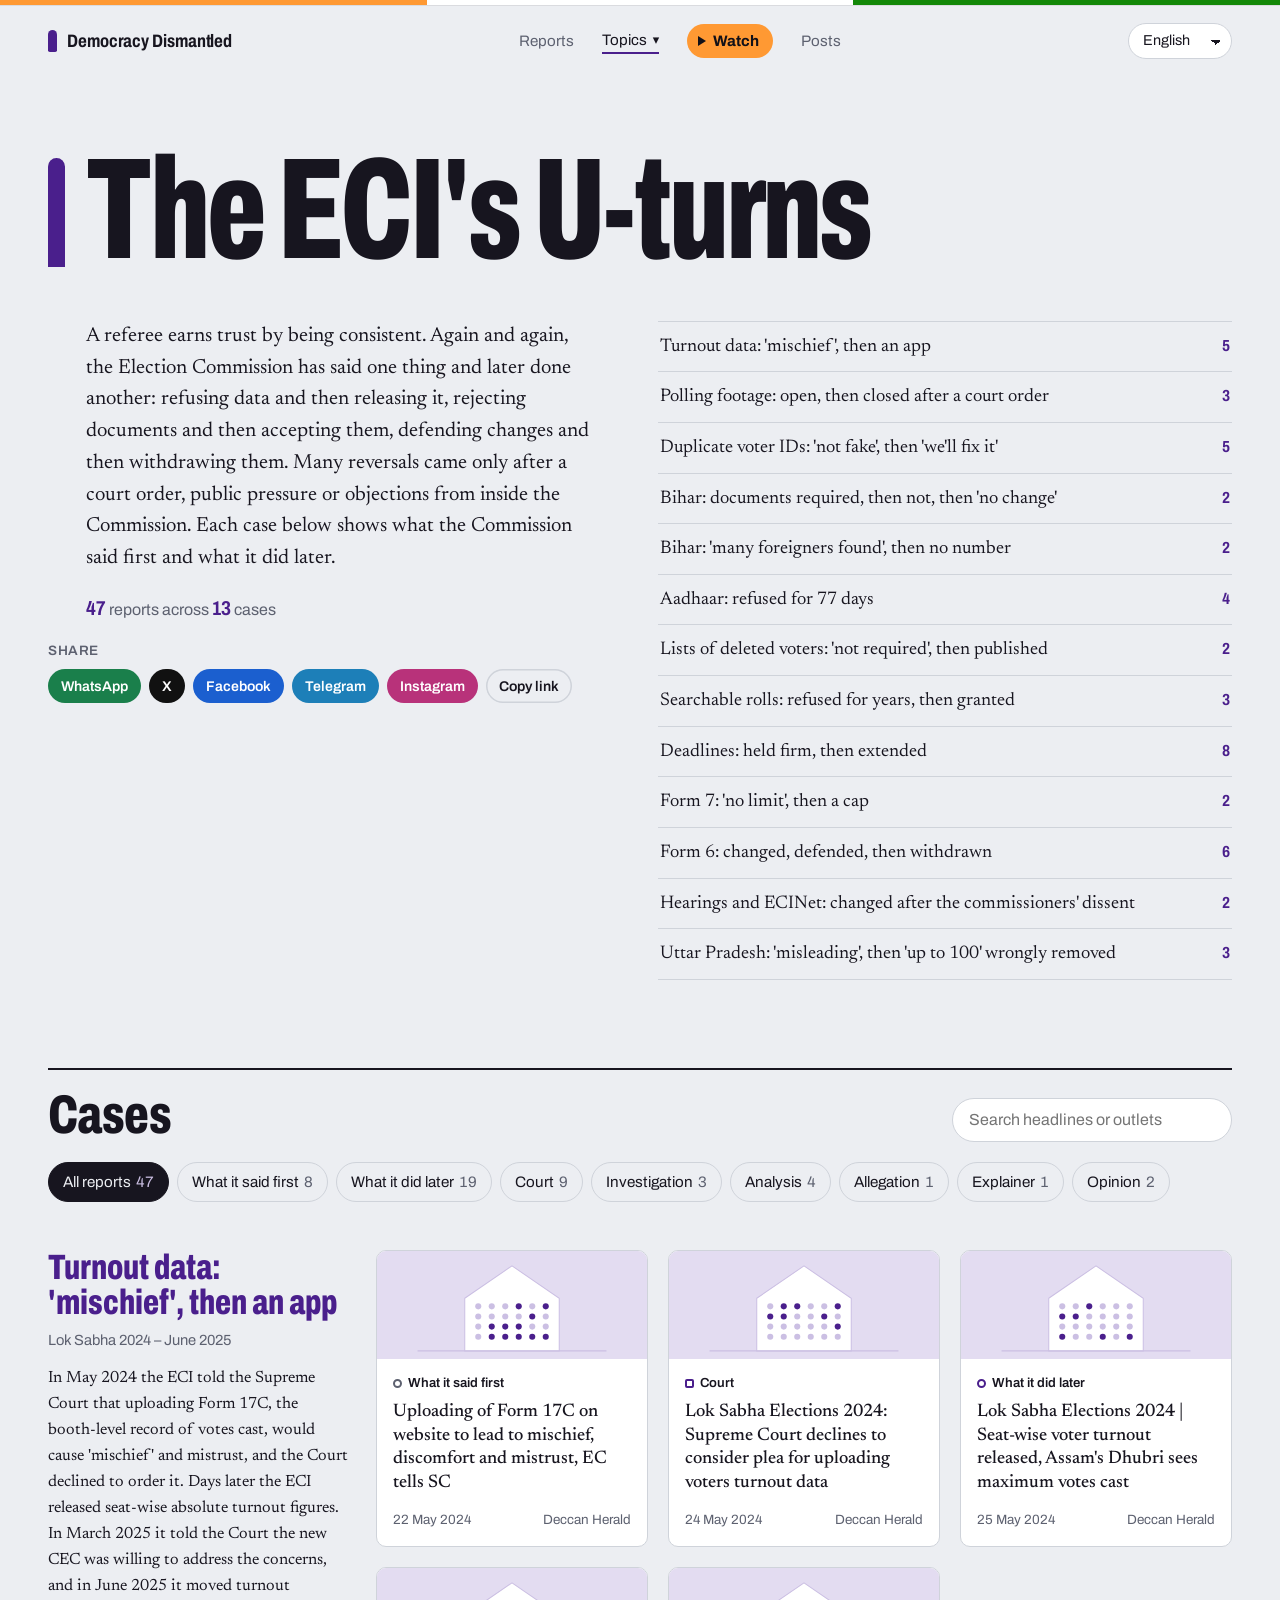
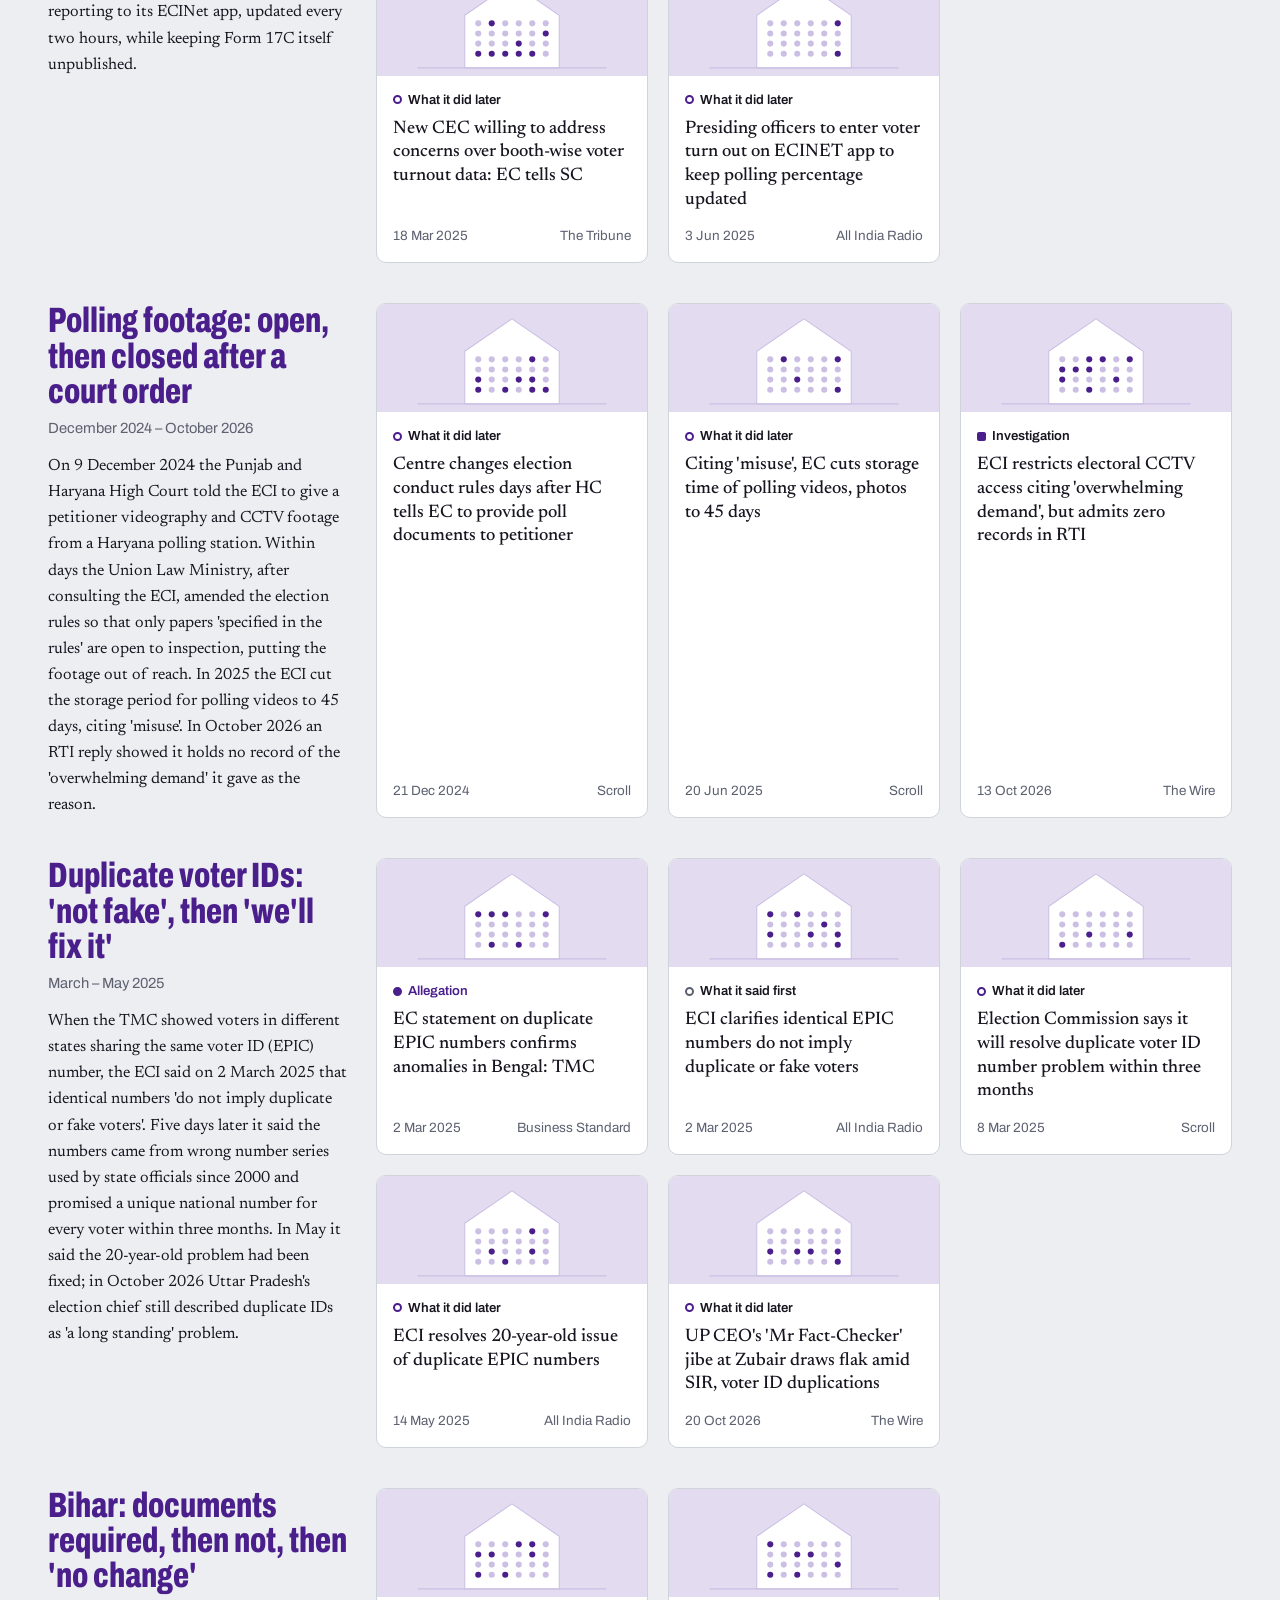
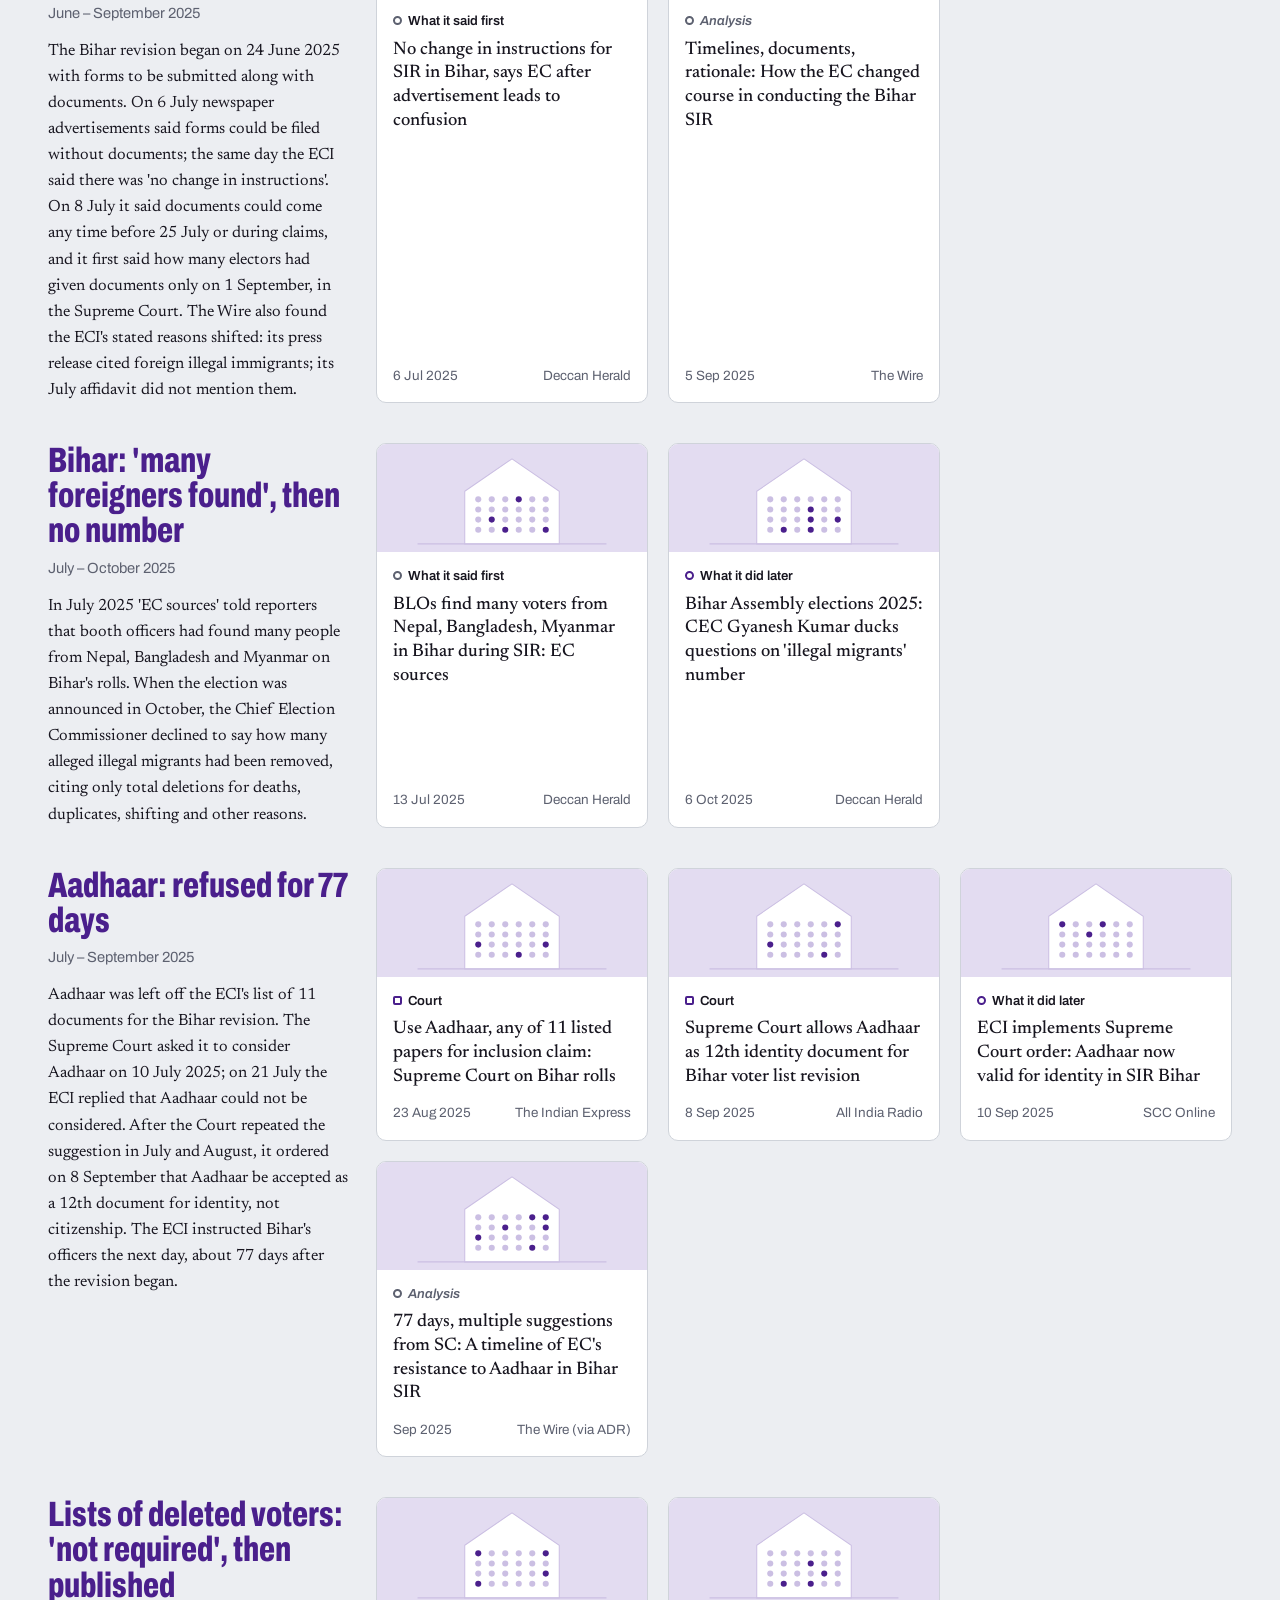
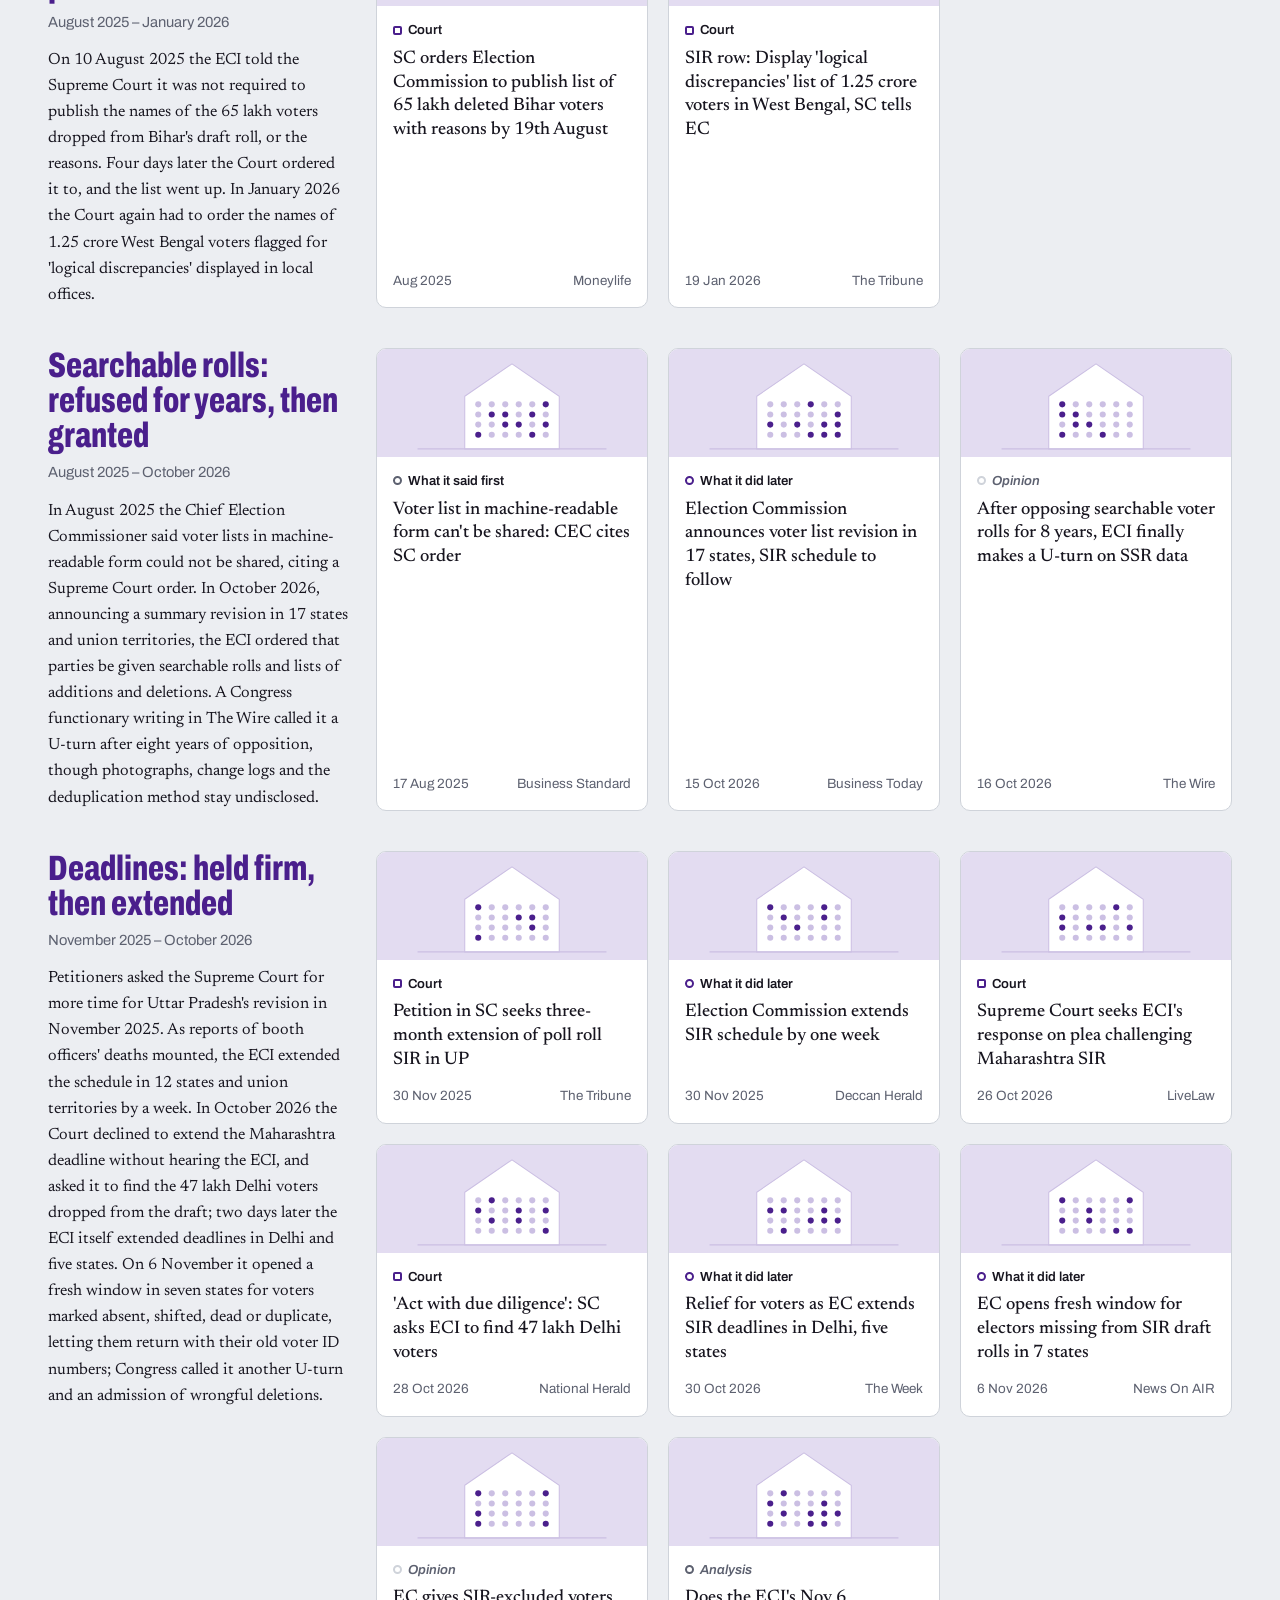
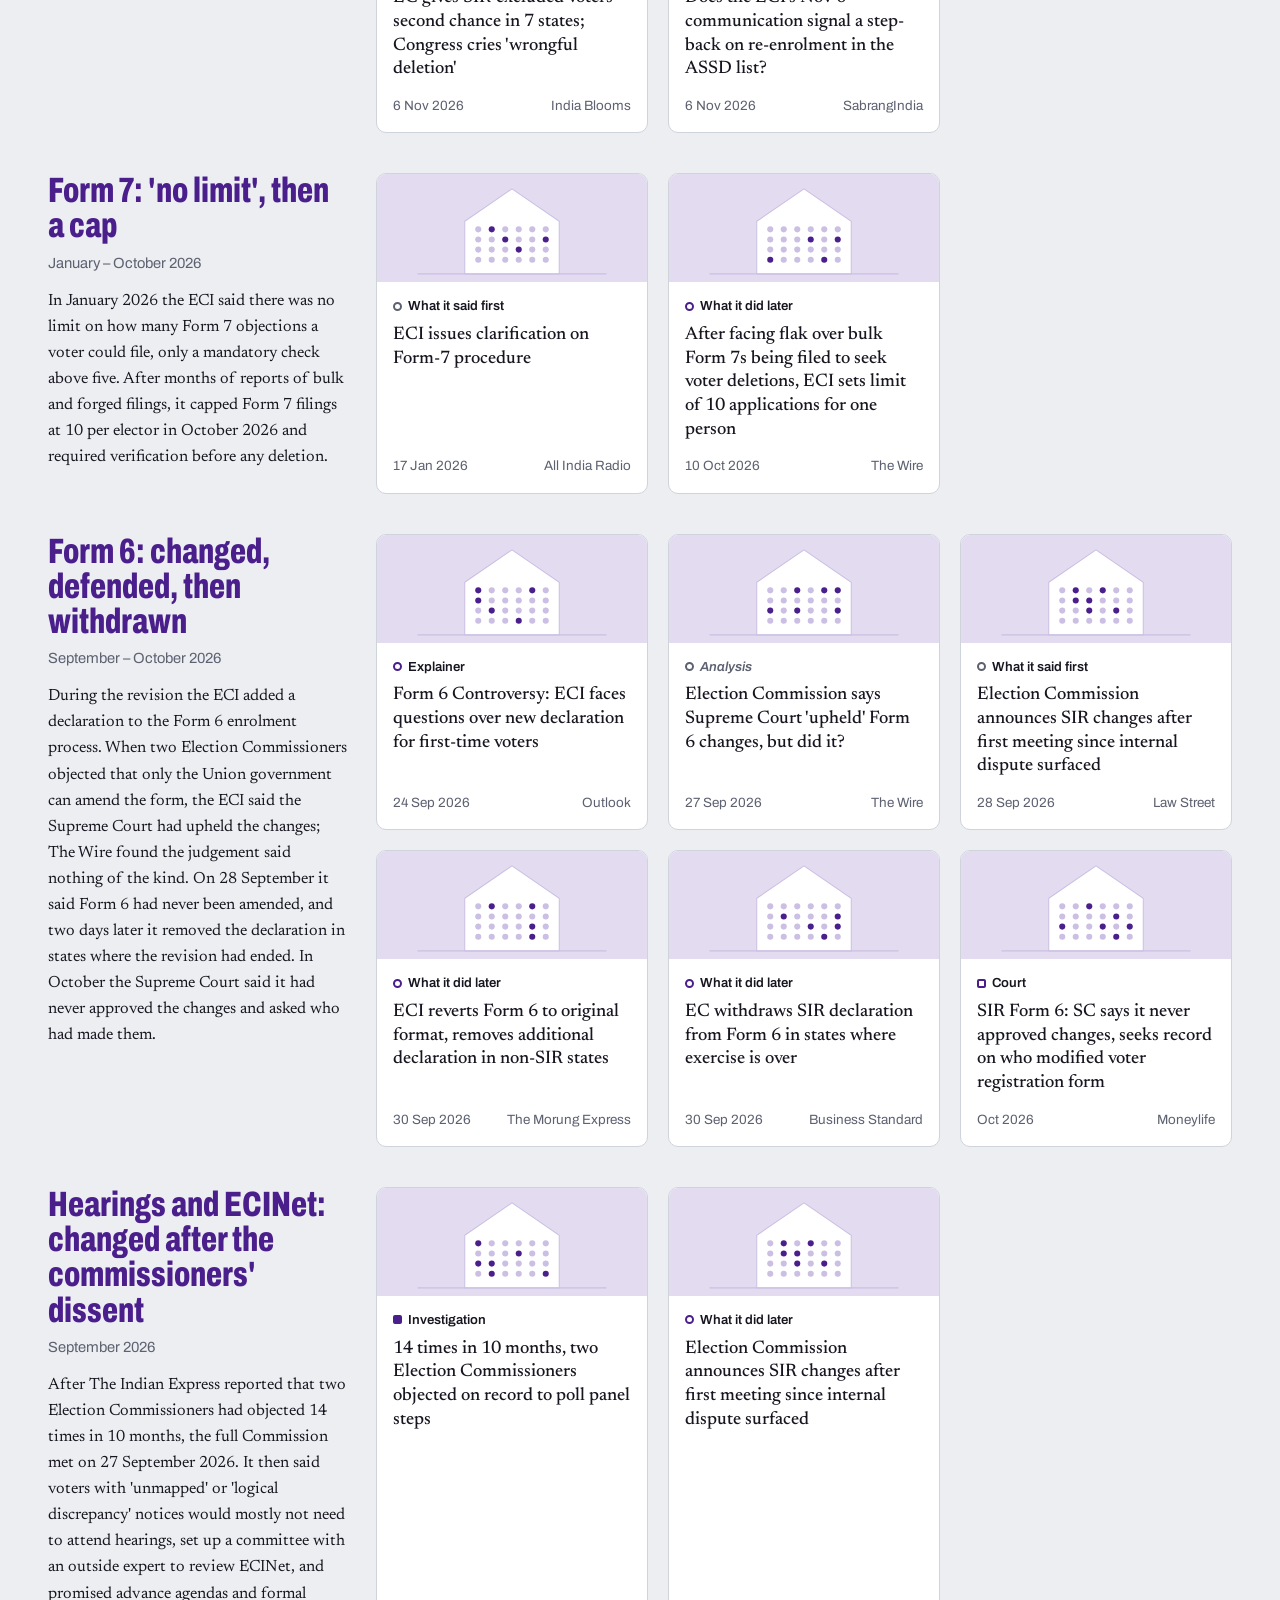
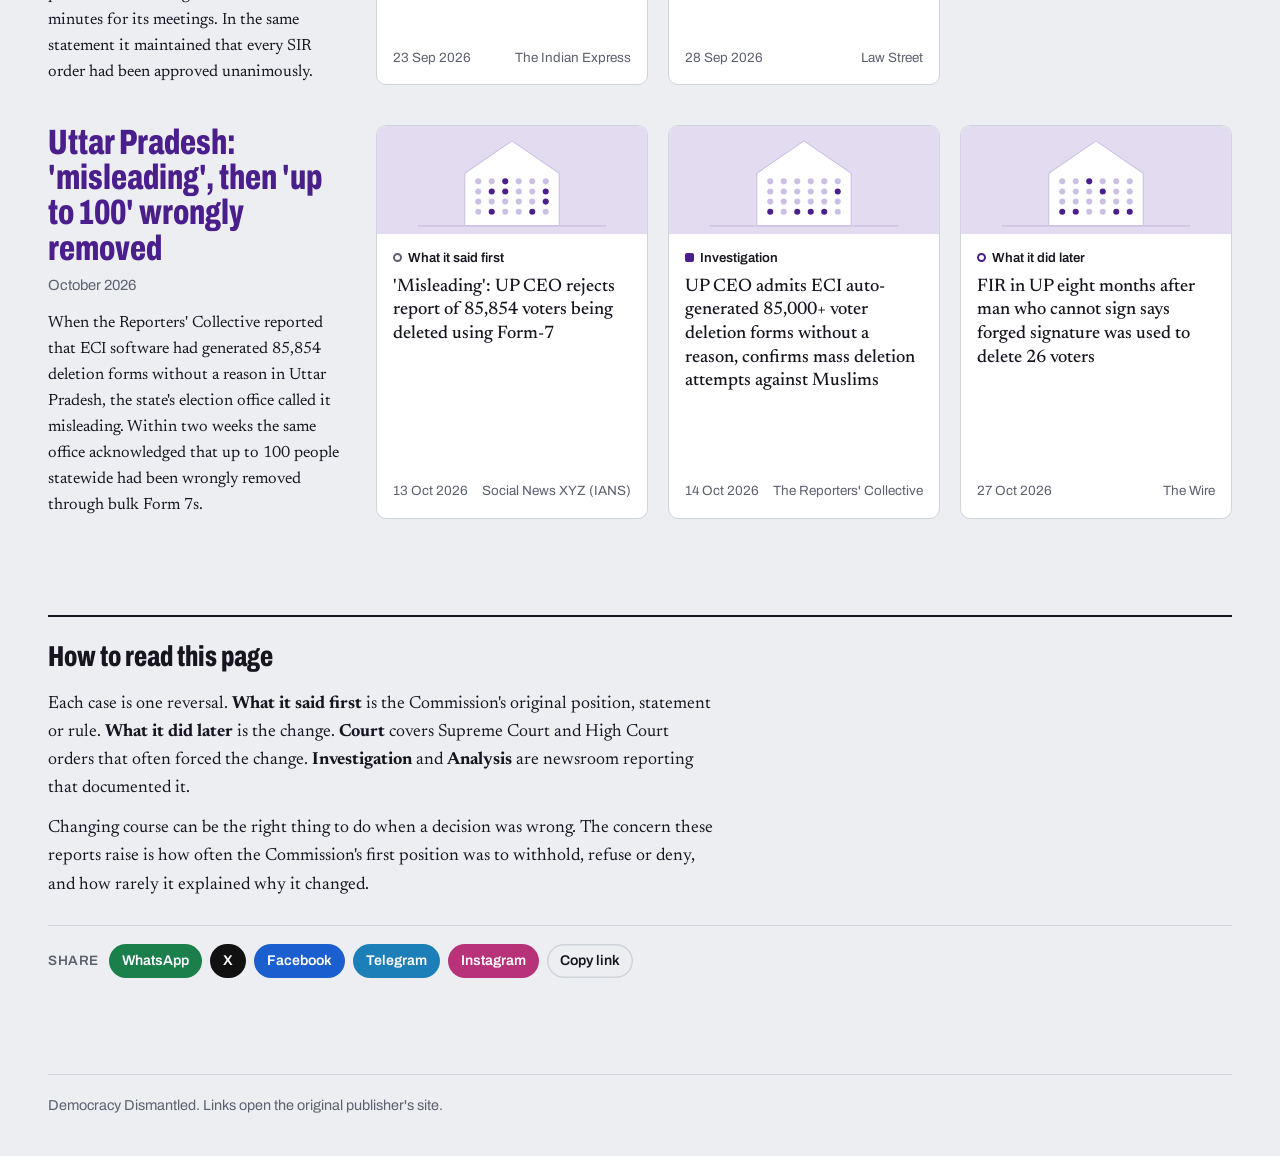
<file: u-turns.html>
<!doctype html>
<html lang="en">
<head>
  <meta charset="utf-8">
  <meta name="viewport" content="width=device-width, initial-scale=1">
  <title>The ECI's U-Turns | Democracy Dismantled?</title>
  <meta name="description" content="When the Election Commission said one thing and later did another: turnout data, polling footage, duplicate voter IDs, Aadhaar, deleted-voter lists, Forms 6 and 7, and more, case by case.">
  <link rel="canonical" href="https://janmat.net/u-turns">
  <meta property="og:type" content="website">
  <meta property="og:site_name" content="Democracy Dismantled?">
  <meta property="og:locale" content="en_IN">
  <meta property="og:title" content="The ECI&#39;s U-Turns | Democracy Dismantled?">
  <meta property="og:description" content="When the Election Commission said one thing and later did another: turnout data, polling footage, duplicate voter IDs, Aadhaar, deleted-voter lists, Forms 6 and 7, and more, case by case.">
  <meta property="og:url" content="https://janmat.net/u-turns">
  <meta property="og:image" content="https://janmat.net/images/og/u-turns.png">
  <meta property="og:image:width" content="1200">
  <meta property="og:image:height" content="630">
  <meta property="og:image:alt" content="The ECI&#39;s U-Turns | Democracy Dismantled?">
  <meta name="twitter:card" content="summary_large_image">
  <meta name="twitter:title" content="The ECI&#39;s U-Turns | Democracy Dismantled?">
  <meta name="twitter:description" content="When the Election Commission said one thing and later did another: turnout data, polling footage, duplicate voter IDs, Aadhaar, deleted-voter lists, Forms 6 and 7, and more, case by case.">
  <meta name="twitter:image" content="https://janmat.net/images/og/u-turns.png">
  <link rel="preconnect" href="https://fonts.googleapis.com">
  <link rel="preconnect" href="https://fonts.gstatic.com" crossorigin>
  <link href="https://fonts.googleapis.com/css2?family=Archivo:wdth,wght@62..125,400..800&family=Newsreader:opsz,wght@6..72,400;6..72,500&display=swap" rel="stylesheet">
  <link rel="stylesheet" href="css/styles.css">
</head>
<body data-content-lang="en">
  <a class="skip" href="#cases">Skip to cases</a>

  <header class="masthead">
    <a class="wordmark" href="index.html" aria-label="Democracy Dismantled, home">
      <span class="ink" aria-hidden="true"></span>Democracy Dismantled
    </a>
    <nav aria-label="Sections">
      <a href="reports.html#reports" data-i18n="nav.reports">Reports</a>
      <details class="topics">
        <summary data-i18n="nav.topics">Topics</summary>
        <ul></ul>
      </details>
      <button type="button" class="nav-watch" data-i18n="nav.watch" aria-haspopup="dialog">Watch</button>
      <a href="reports.html#posts" data-i18n="nav.posts">Posts</a>
    </nav>
  </header>

  <main id="top">
    <section class="hero hero-sub" aria-labelledby="hero-title">
      <h1 id="hero-title">The ECI's U-turns</h1>
      <div class="hero-text">
        <p class="hero-dek">A referee earns trust by being consistent. Again and again, the Election Commission has said one thing and later done another: refusing data and then releasing it, rejecting documents and then accepting them, defending changes and then withdrawing them. Many reversals came only after a court order, public pressure or objections from inside the Commission. Each case below shows what the Commission said first and what it did later.</p>
        <p class="hero-count"><strong id="count-links">0</strong> reports across <strong id="count-cases">0</strong> cases</p>
      </div>
      <nav class="case-index" aria-label="Cases">
        <ol id="case-index"></ol>
      </nav>
    </section>

    <section class="reports" id="cases" aria-label="Cases">
      <div class="section-head">
        <h2>Cases</h2>
        <div class="tools">
          <label class="search">
            <span class="visually-hidden">Search headlines and outlets</span>
            <input id="q" type="search" placeholder="Search headlines or outlets" autocomplete="off">
          </label>
        </div>
      </div>
      <div class="filters" id="filters" role="group" aria-label="Filter by type of report"></div>
      <div id="feed" aria-live="polite"></div>
      <p class="empty" id="empty" hidden>No reports match. Clear the search box or pick another type.</p>
    </section>

    <section class="about" aria-labelledby="about-title">
      <h2 id="about-title">How to read this page</h2>
      <p>Each case is one reversal. <b>What it said first</b> is the Commission's original position, statement or rule. <b>What it did later</b> is the change. <b>Court</b> covers Supreme Court and High Court orders that often forced the change. <b>Investigation</b> and <b>Analysis</b> are newsroom reporting that documented it.</p>
      <p>Changing course can be the right thing to do when a decision was wrong. The concern these reports raise is how often the Commission's first position was to withhold, refuse or deny, and how rarely it explained why it changed.</p>
    </section>
  </main>

  <footer class="footer">
    <p>Democracy Dismantled. Links open the original publisher's site.</p>
  </footer>

  <script src="js/u-turns-data.js"></script>
  <script src="js/cases.js"></script>
  <script src="js/topics-data.js"></script>
  <script src="js/i18n-strings.js"></script>
  <script src="js/i18n.js"></script>
  <script src="js/menu.js"></script>
  <script src="js/videos-data.js"></script>
  <script src="js/watch.js"></script>
  <script src="js/share.js"></script>
</body>
</html>
</file>
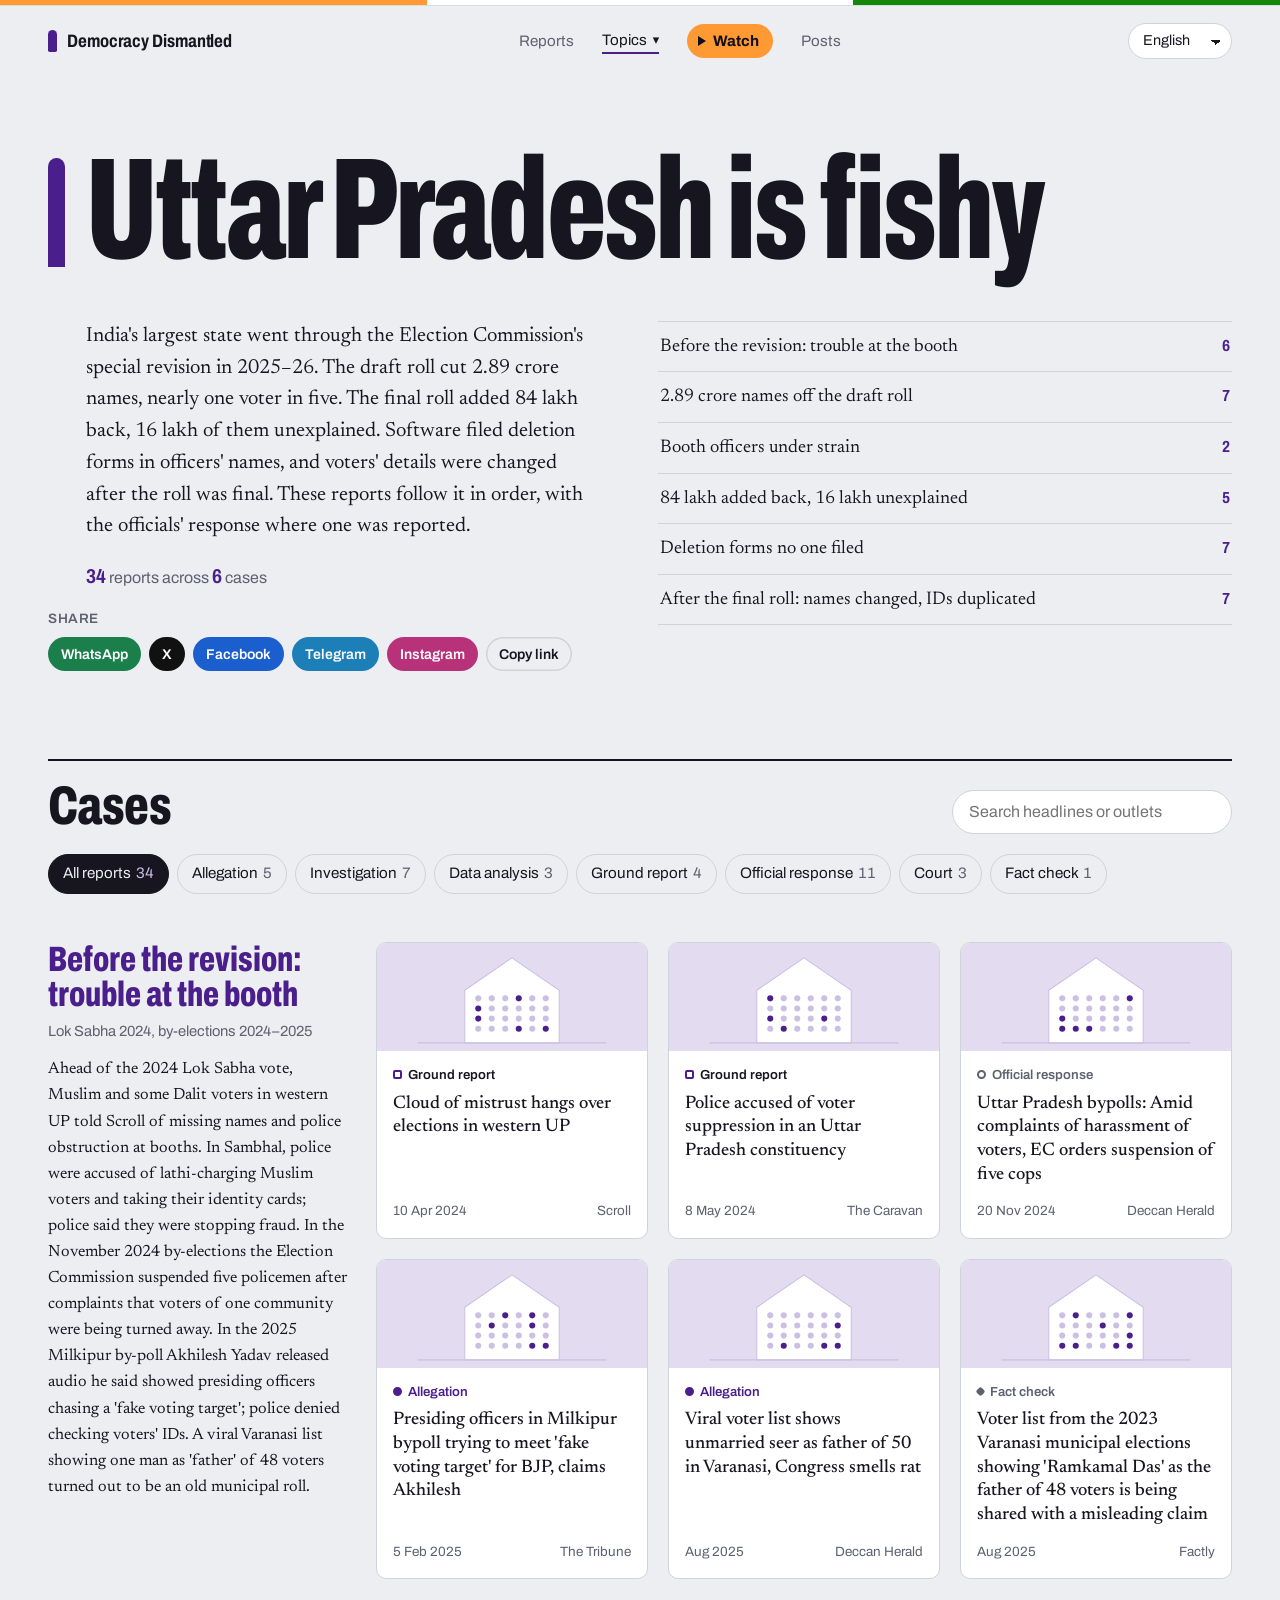
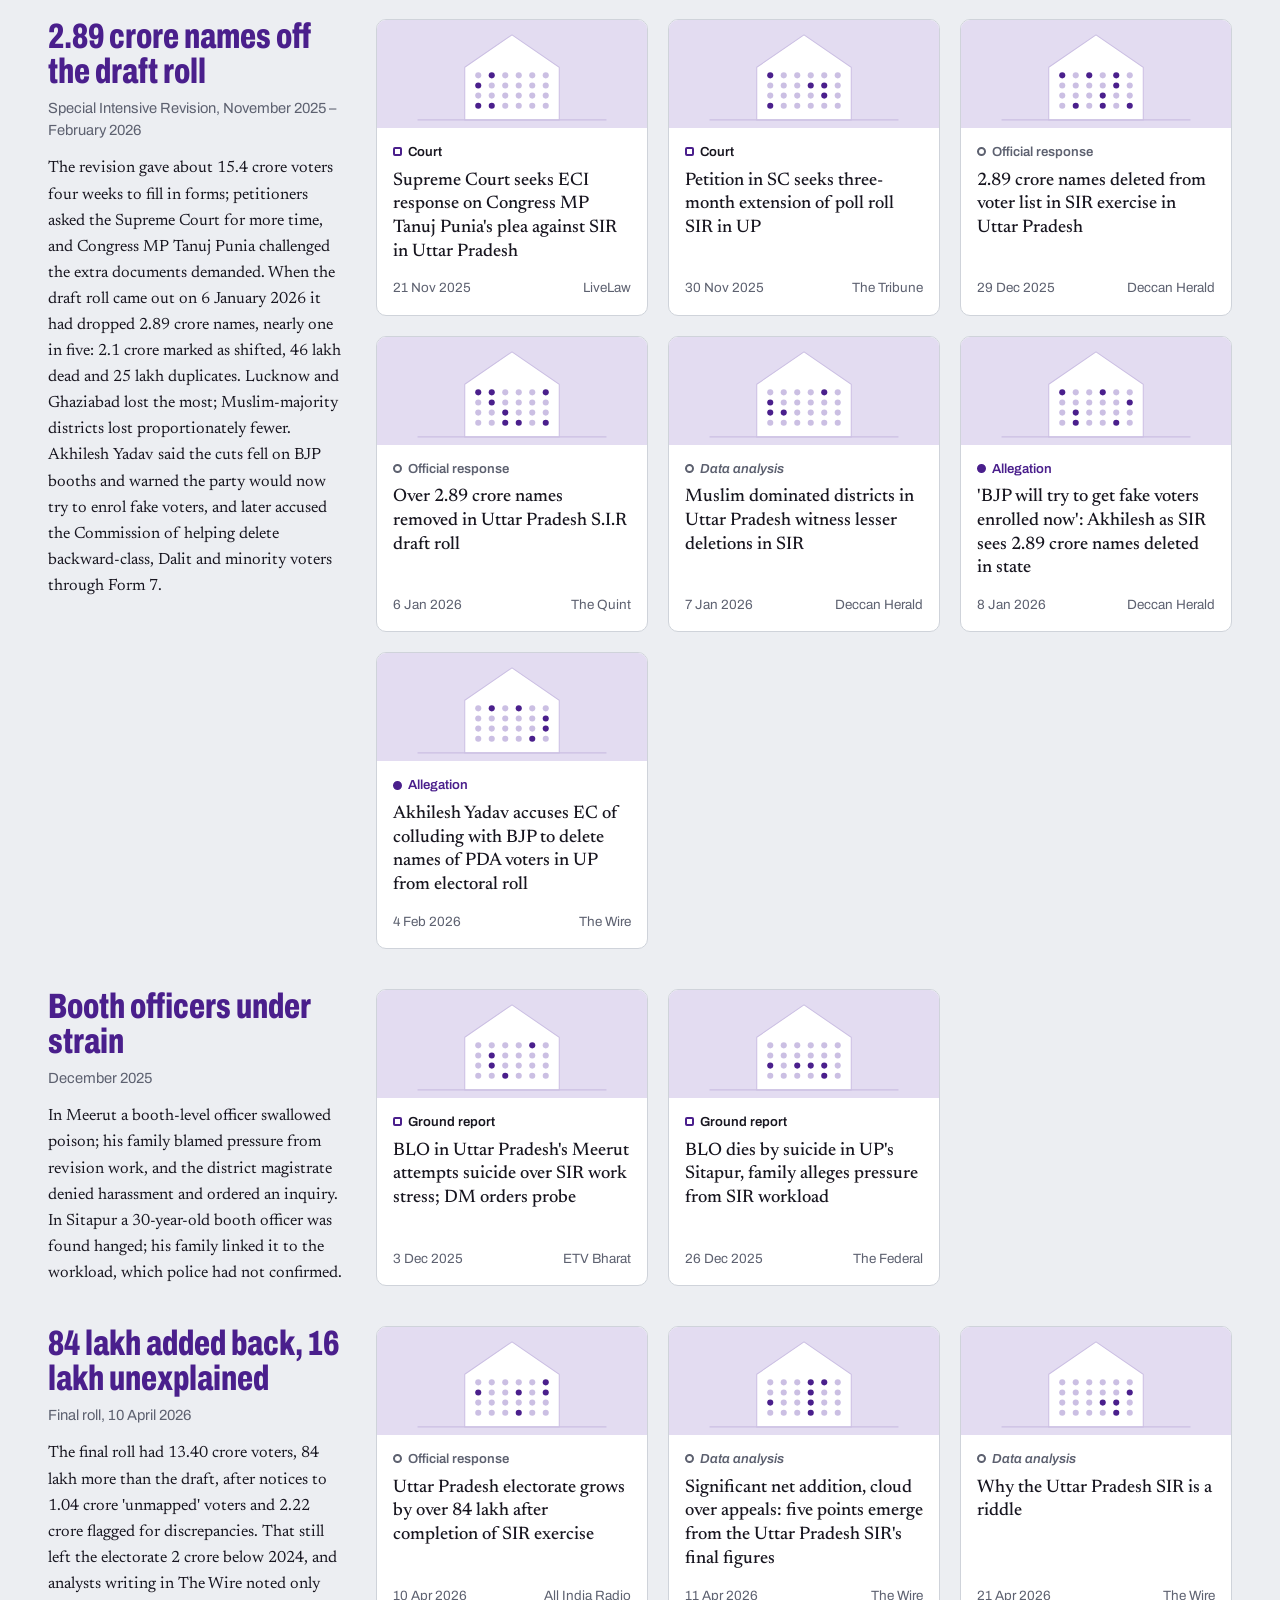
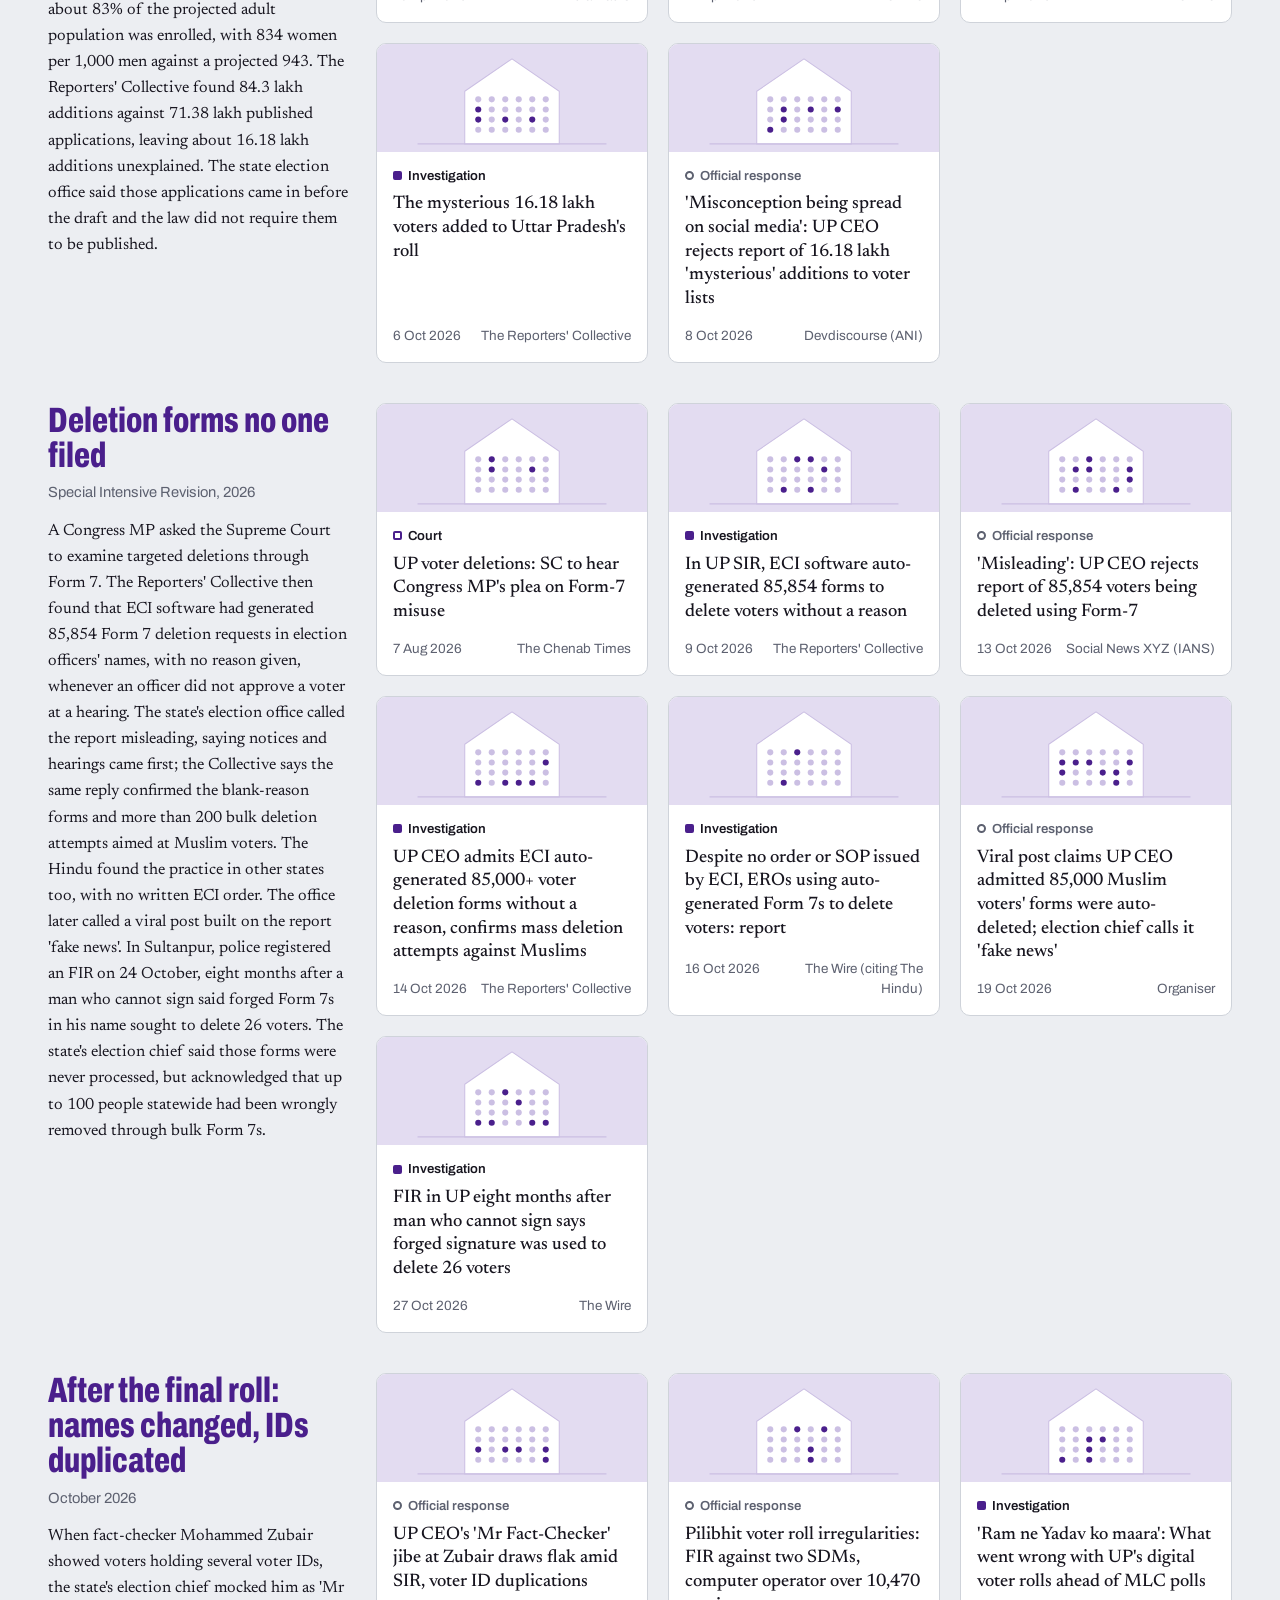
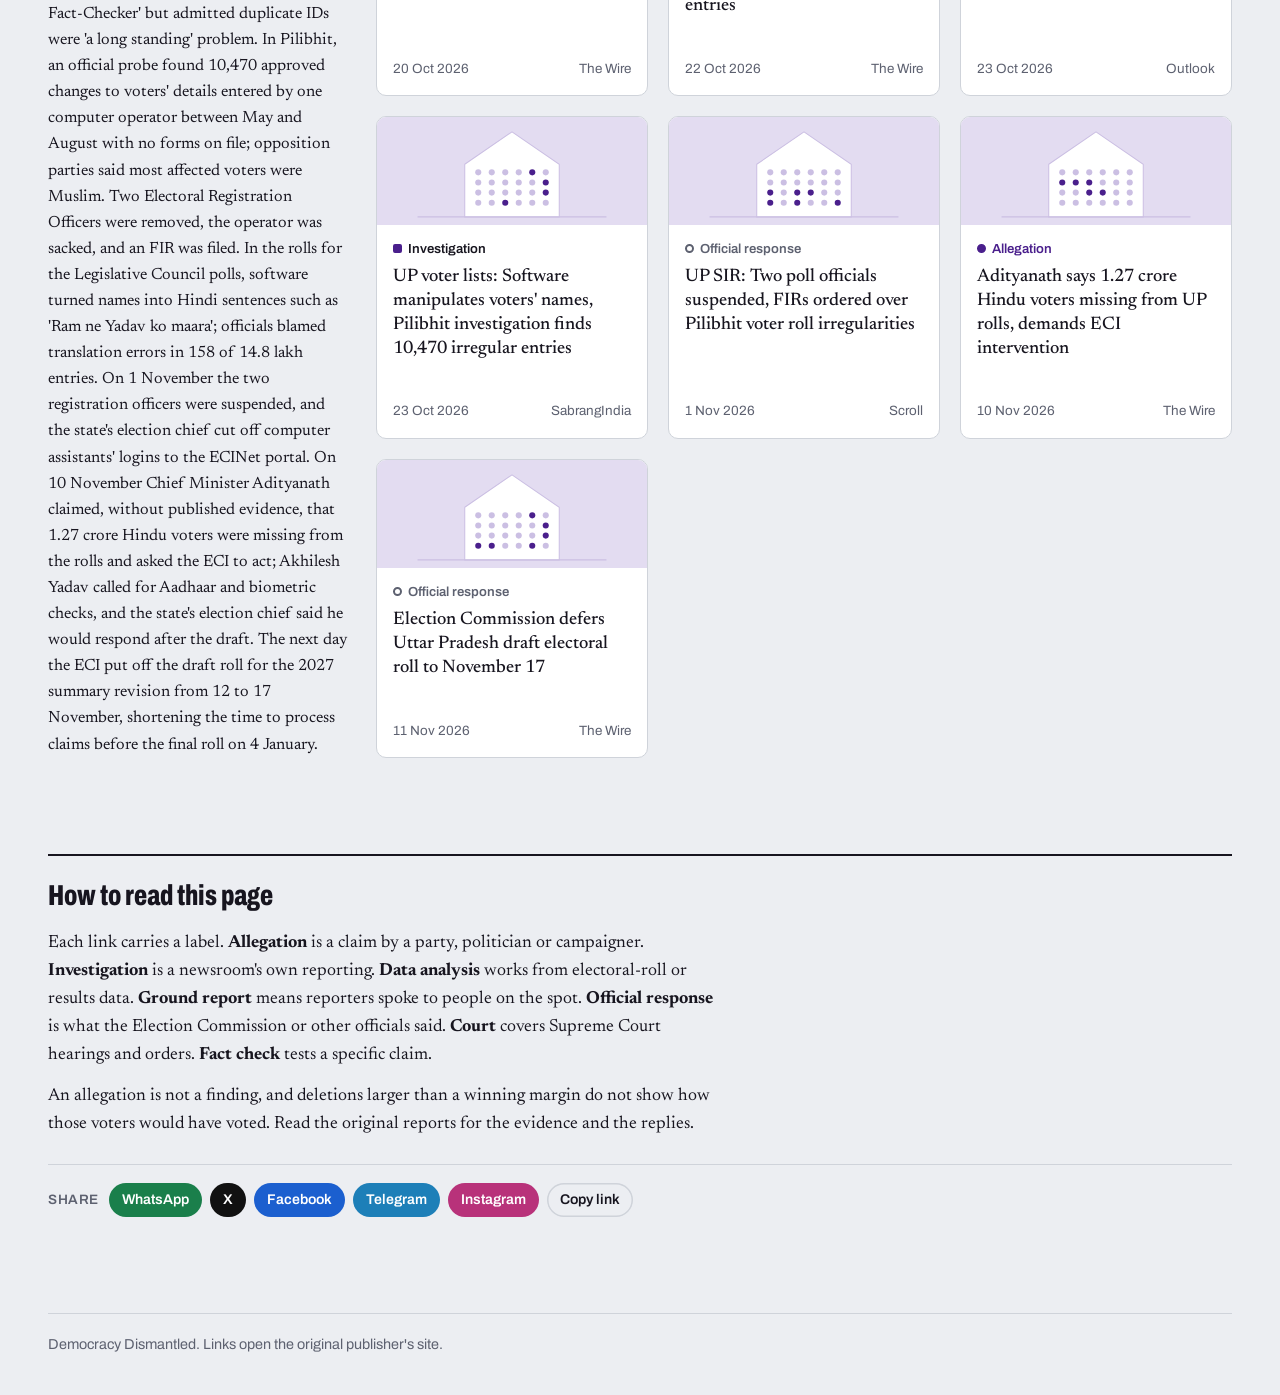
<file: uttar-pradesh.html>
<!doctype html>
<html lang="en">
<head>
  <meta charset="utf-8">
  <meta name="viewport" content="width=device-width, initial-scale=1">
  <title>Uttar Pradesh Is Fishy | Democracy Dismantled?</title>
  <meta name="description" content="Uttar Pradesh's voter-roll revision: 2.89 crore names cut, 84 lakh added back, deletion forms no one filed, and voters' details altered after the final roll, case by case.">
  <link rel="canonical" href="https://janmat.net/uttar-pradesh">
  <meta property="og:type" content="website">
  <meta property="og:site_name" content="Democracy Dismantled?">
  <meta property="og:locale" content="en_IN">
  <meta property="og:title" content="Uttar Pradesh Is Fishy | Democracy Dismantled?">
  <meta property="og:description" content="Uttar Pradesh's voter-roll revision: 2.89 crore names cut, 84 lakh added back, deletion forms no one filed, and voters' details altered after the final roll, case by case.">
  <meta property="og:url" content="https://janmat.net/uttar-pradesh">
  <meta property="og:image" content="https://janmat.net/images/og/uttar-pradesh.png">
  <meta property="og:image:width" content="1200">
  <meta property="og:image:height" content="630">
  <meta property="og:image:alt" content="Uttar Pradesh Is Fishy | Democracy Dismantled?">
  <meta name="twitter:card" content="summary_large_image">
  <meta name="twitter:title" content="Uttar Pradesh Is Fishy | Democracy Dismantled?">
  <meta name="twitter:description" content="Uttar Pradesh's voter-roll revision: 2.89 crore names cut, 84 lakh added back, deletion forms no one filed, and voters' details altered after the final roll, case by case.">
  <meta name="twitter:image" content="https://janmat.net/images/og/uttar-pradesh.png">
  <link rel="preconnect" href="https://fonts.googleapis.com">
  <link rel="preconnect" href="https://fonts.gstatic.com" crossorigin>
  <link href="https://fonts.googleapis.com/css2?family=Archivo:wdth,wght@62..125,400..800&family=Newsreader:opsz,wght@6..72,400;6..72,500&display=swap" rel="stylesheet">
  <link rel="stylesheet" href="css/styles.css">
</head>
<body data-content-lang="en">
  <a class="skip" href="#cases">Skip to cases</a>

  <header class="masthead">
    <a class="wordmark" href="index.html" aria-label="Democracy Dismantled, home">
      <span class="ink" aria-hidden="true"></span>Democracy Dismantled
    </a>
    <nav aria-label="Sections">
      <a href="reports.html#reports" data-i18n="nav.reports">Reports</a>
      <details class="topics">
        <summary data-i18n="nav.topics">Topics</summary>
        <ul></ul>
      </details>
      <button type="button" class="nav-watch" data-i18n="nav.watch" aria-haspopup="dialog">Watch</button>
      <a href="reports.html#posts" data-i18n="nav.posts">Posts</a>
    </nav>
  </header>

  <main id="top">
    <section class="hero hero-sub" aria-labelledby="hero-title">
      <h1 id="hero-title">Uttar Pradesh is fishy</h1>
      <div class="hero-text">
        <p class="hero-dek">India's largest state went through the Election Commission's special revision in 2025–26. The draft roll cut 2.89 crore names, nearly one voter in five. The final roll added 84 lakh back, 16 lakh of them unexplained. Software filed deletion forms in officers' names, and voters' details were changed after the roll was final. These reports follow it in order, with the officials' response where one was reported.</p>
        <p class="hero-count"><strong id="count-links">0</strong> reports across <strong id="count-cases">0</strong> cases</p>
      </div>
      <nav class="case-index" aria-label="Cases">
        <ol id="case-index"></ol>
      </nav>
    </section>

    <section class="reports" id="cases" aria-label="Cases">
      <div class="section-head">
        <h2>Cases</h2>
        <div class="tools">
          <label class="search">
            <span class="visually-hidden">Search headlines and outlets</span>
            <input id="q" type="search" placeholder="Search headlines or outlets" autocomplete="off">
          </label>
        </div>
      </div>
      <div class="filters" id="filters" role="group" aria-label="Filter by type of report"></div>
      <div id="feed" aria-live="polite"></div>
      <p class="empty" id="empty" hidden>No reports match. Clear the search box or pick another type.</p>
    </section>

    <section class="about" aria-labelledby="about-title">
      <h2 id="about-title">How to read this page</h2>
      <p>Each link carries a label. <b>Allegation</b> is a claim by a party, politician or campaigner. <b>Investigation</b> is a newsroom's own reporting. <b>Data analysis</b> works from electoral-roll or results data. <b>Ground report</b> means reporters spoke to people on the spot. <b>Official response</b> is what the Election Commission or other officials said. <b>Court</b> covers Supreme Court hearings and orders. <b>Fact check</b> tests a specific claim.</p>
      <p>An allegation is not a finding, and deletions larger than a winning margin do not show how those voters would have voted. Read the original reports for the evidence and the replies.</p>
    </section>
  </main>

  <footer class="footer">
    <p>Democracy Dismantled. Links open the original publisher's site.</p>
  </footer>

  <script src="js/uttar-pradesh-data.js"></script>
  <script src="js/cases.js"></script>
  <script src="js/topics-data.js"></script>
  <script src="js/i18n-strings.js"></script>
  <script src="js/i18n.js"></script>
  <script src="js/menu.js"></script>
  <script src="js/videos-data.js"></script>
  <script src="js/watch.js"></script>
  <script src="js/share.js"></script>
</body>
</html>
</file>
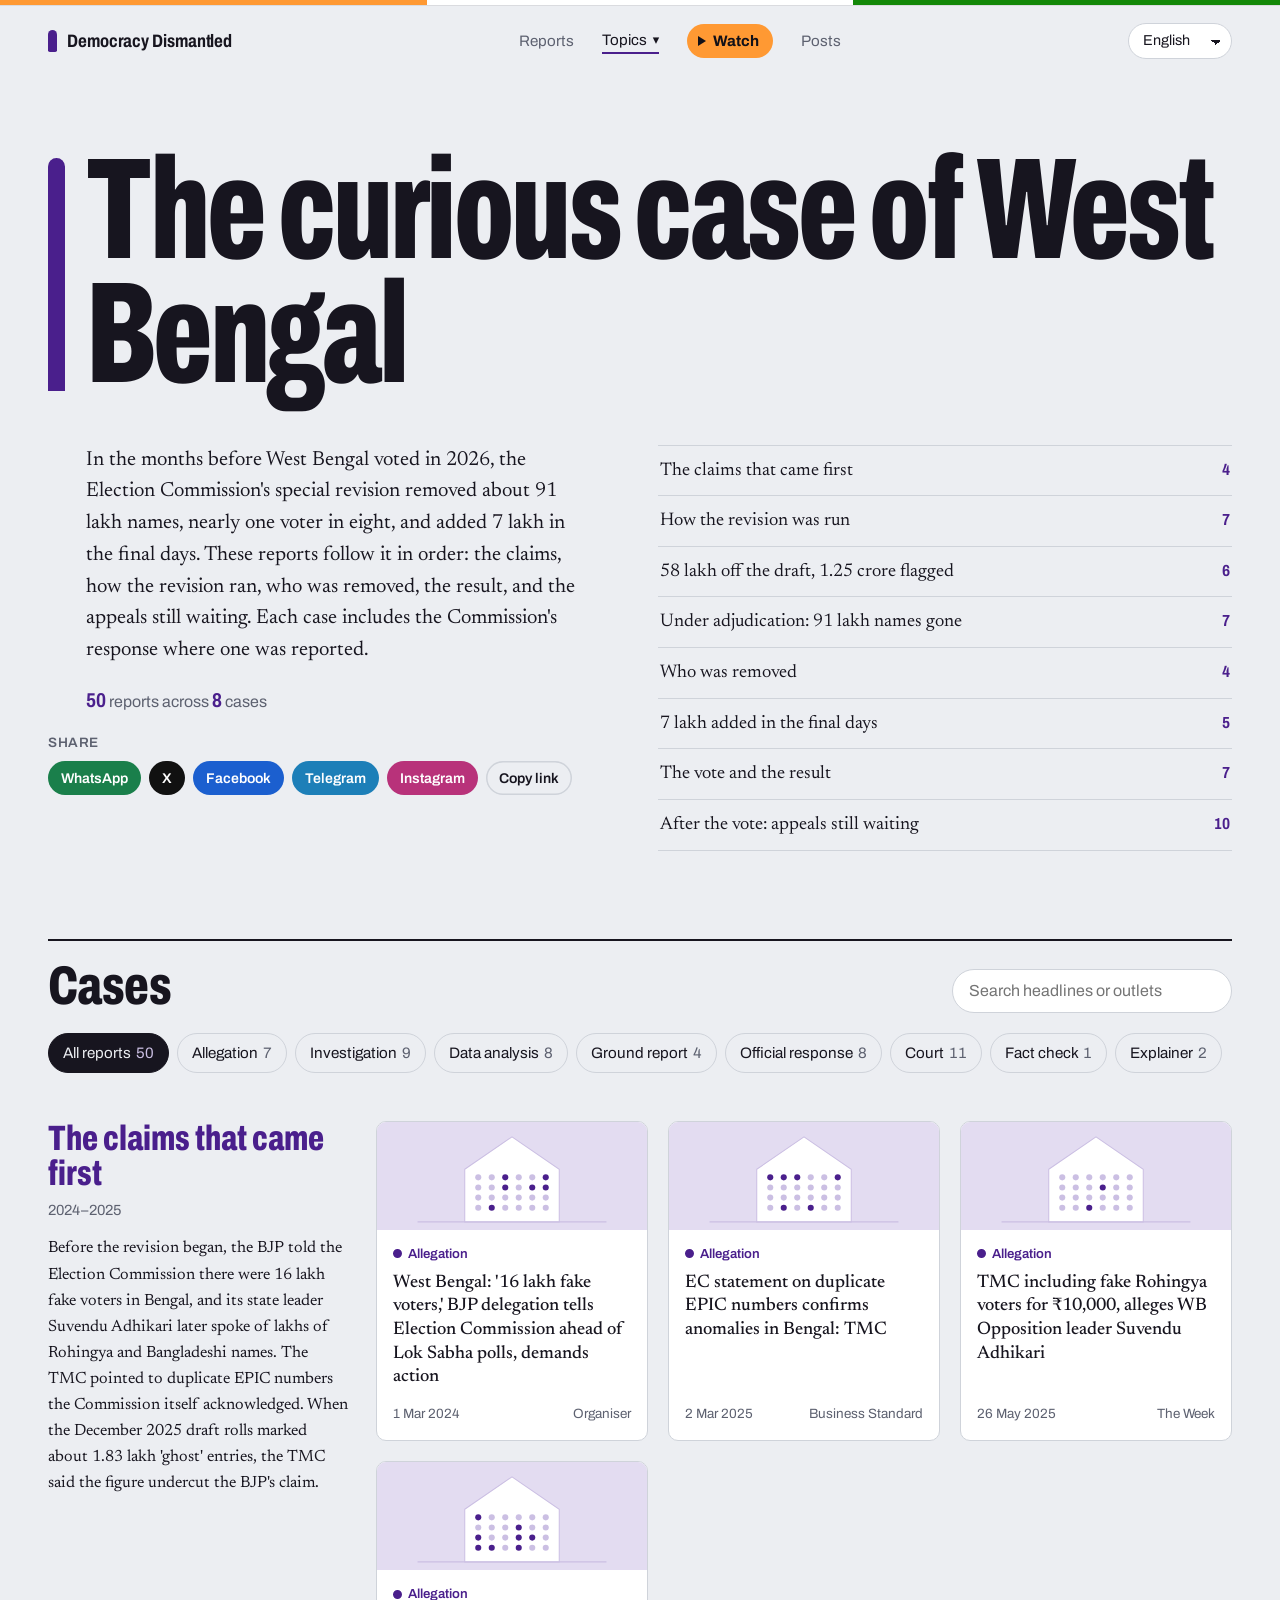
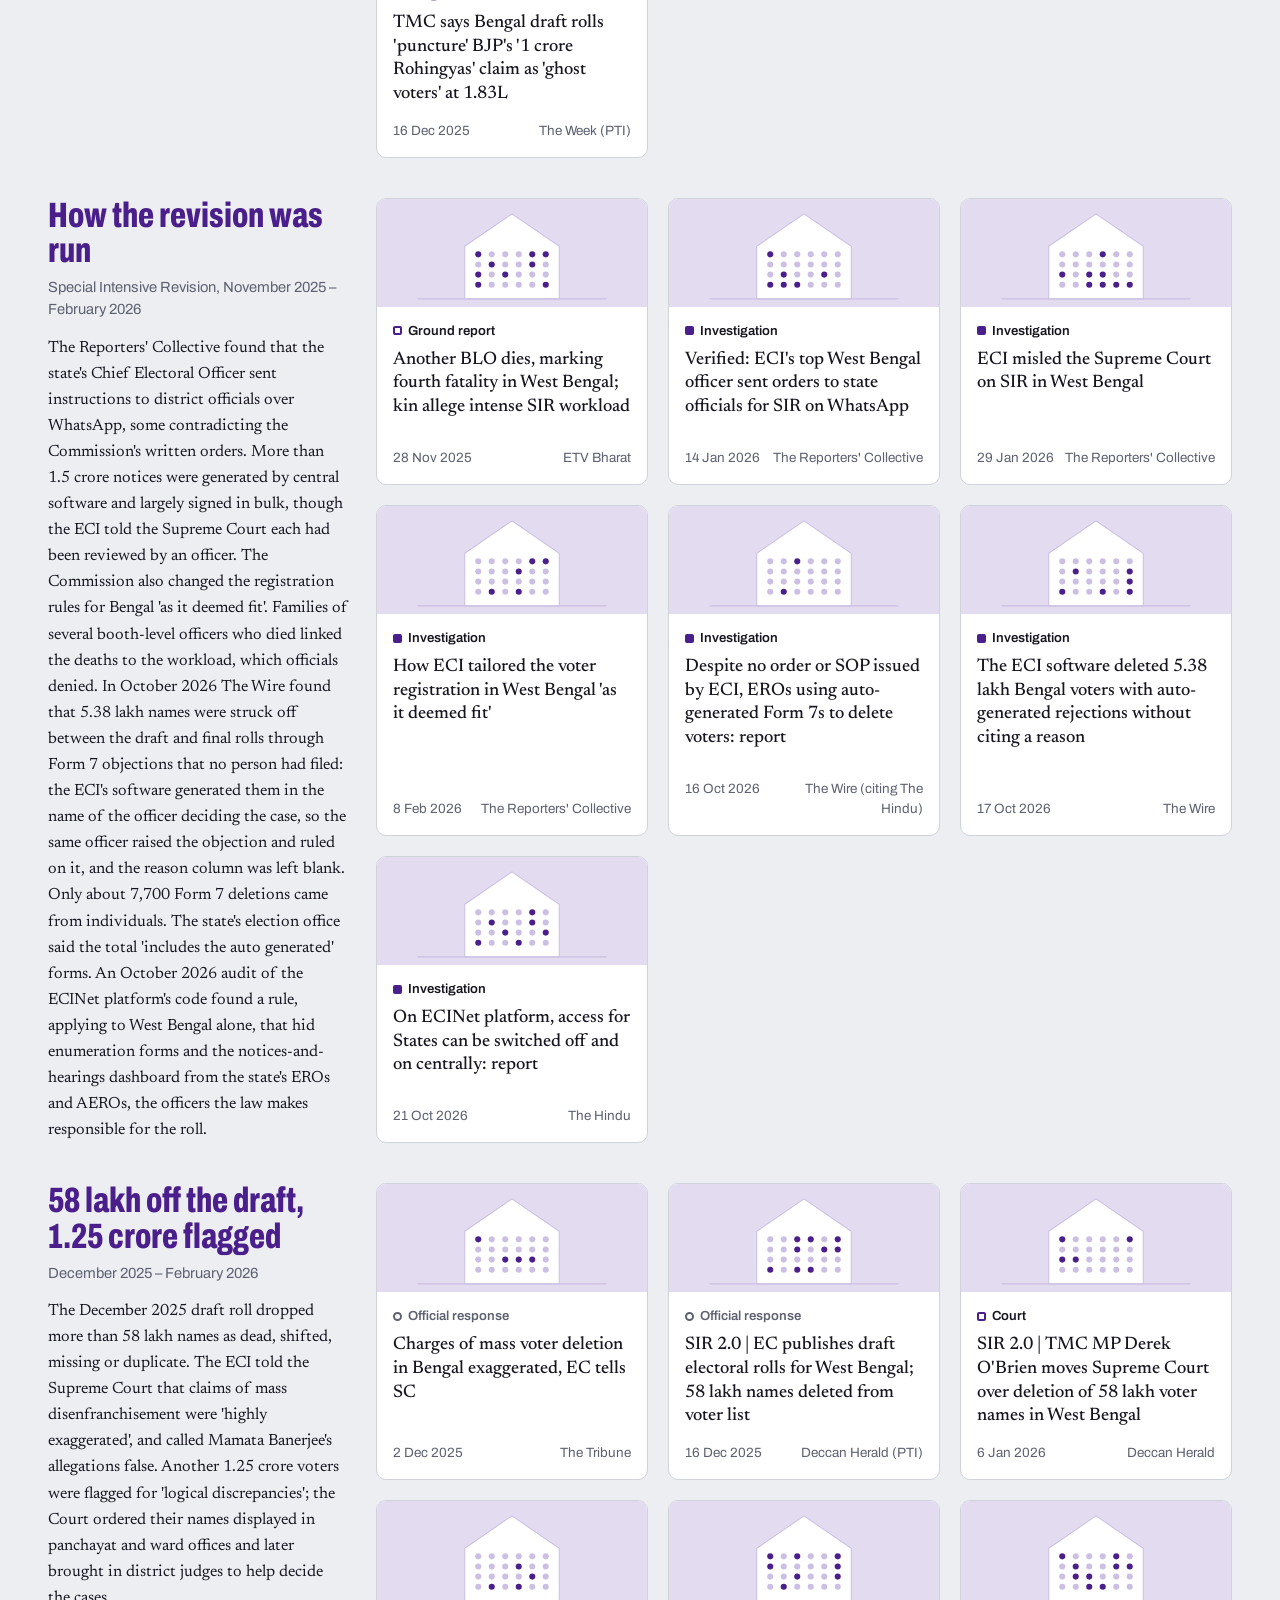
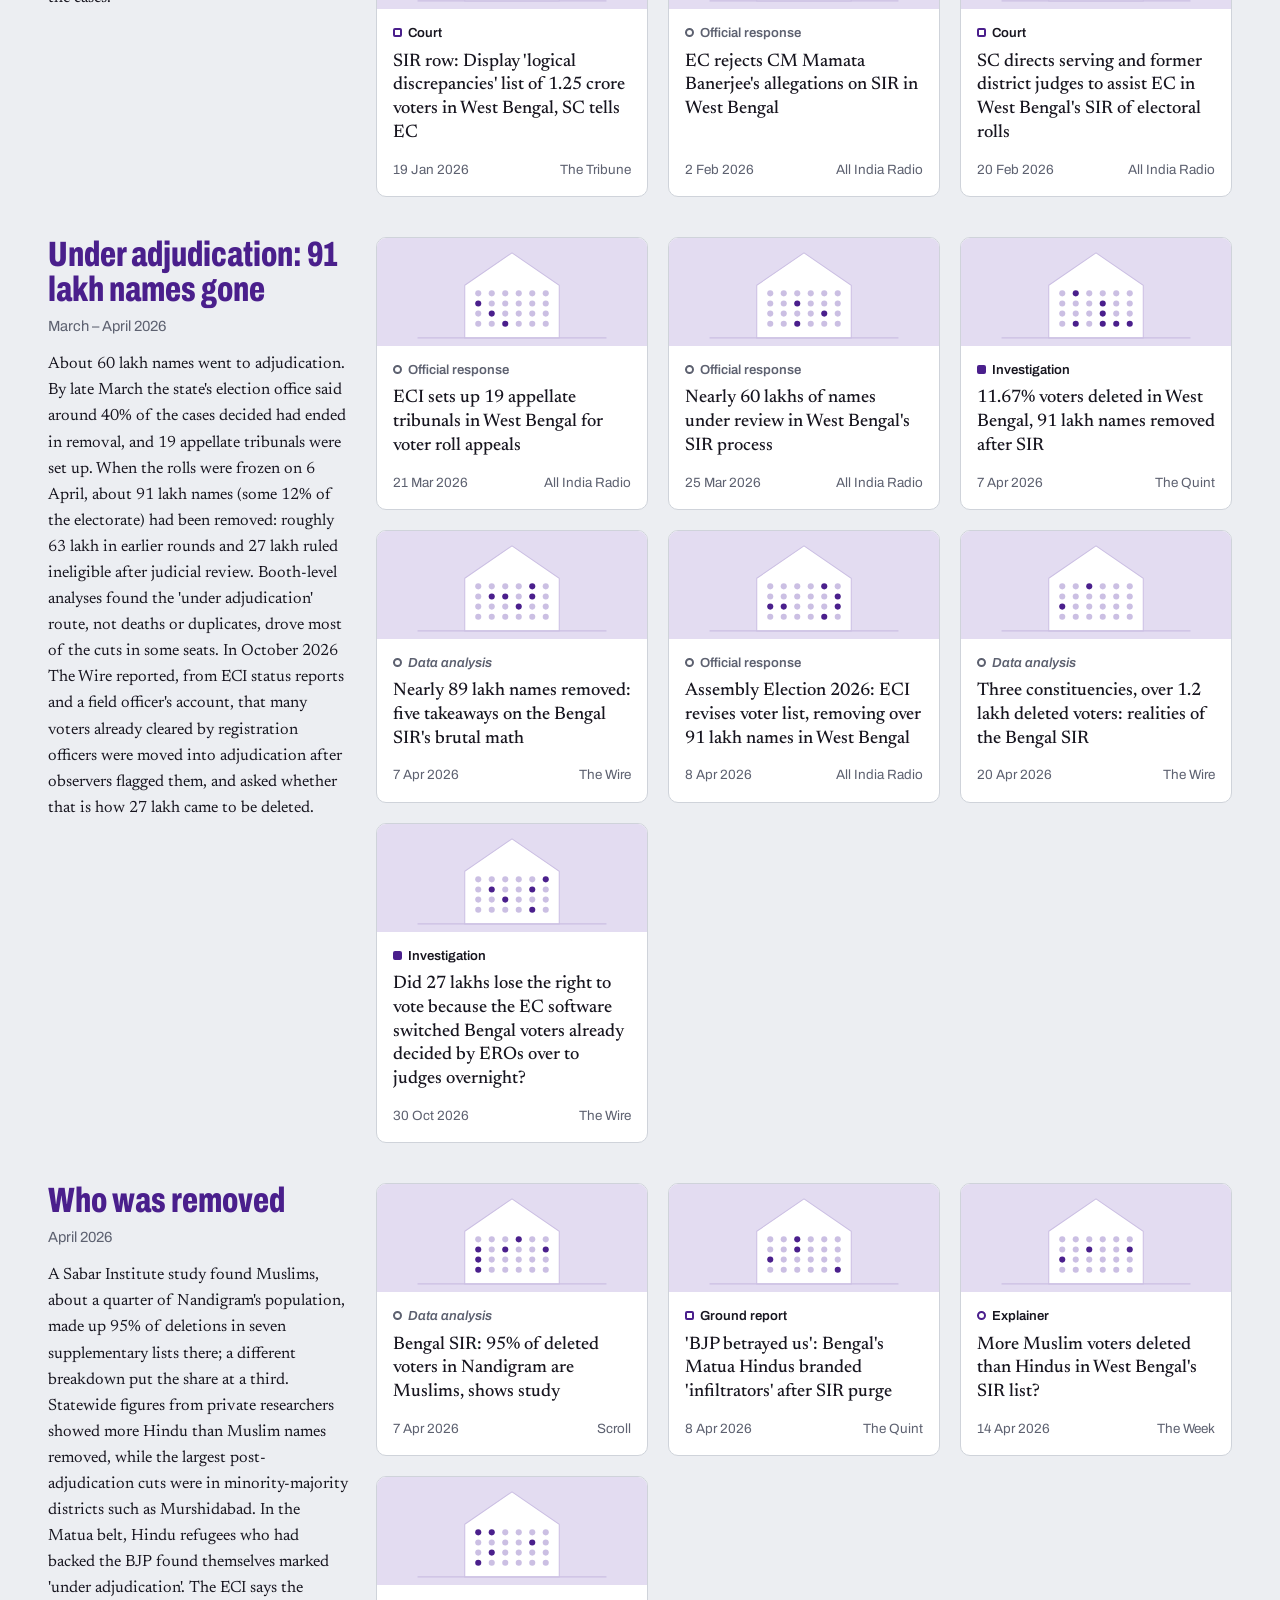
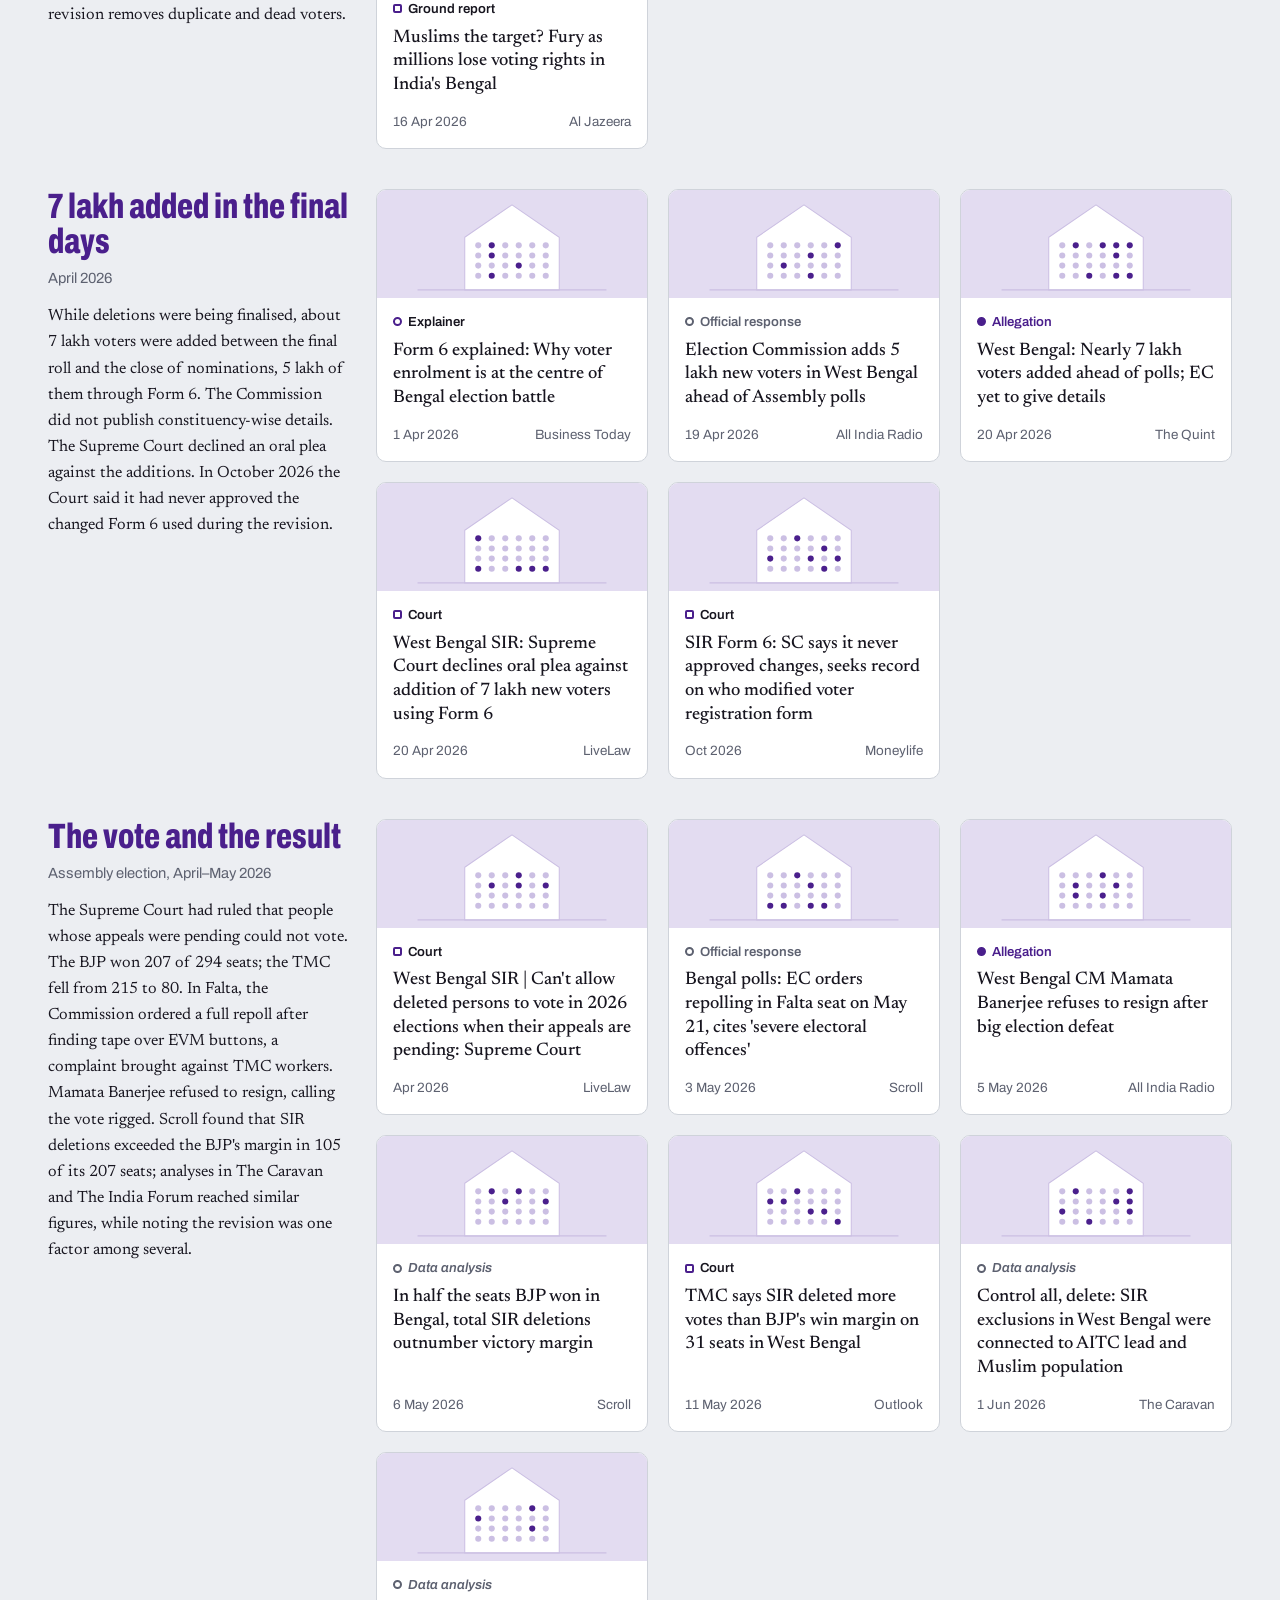
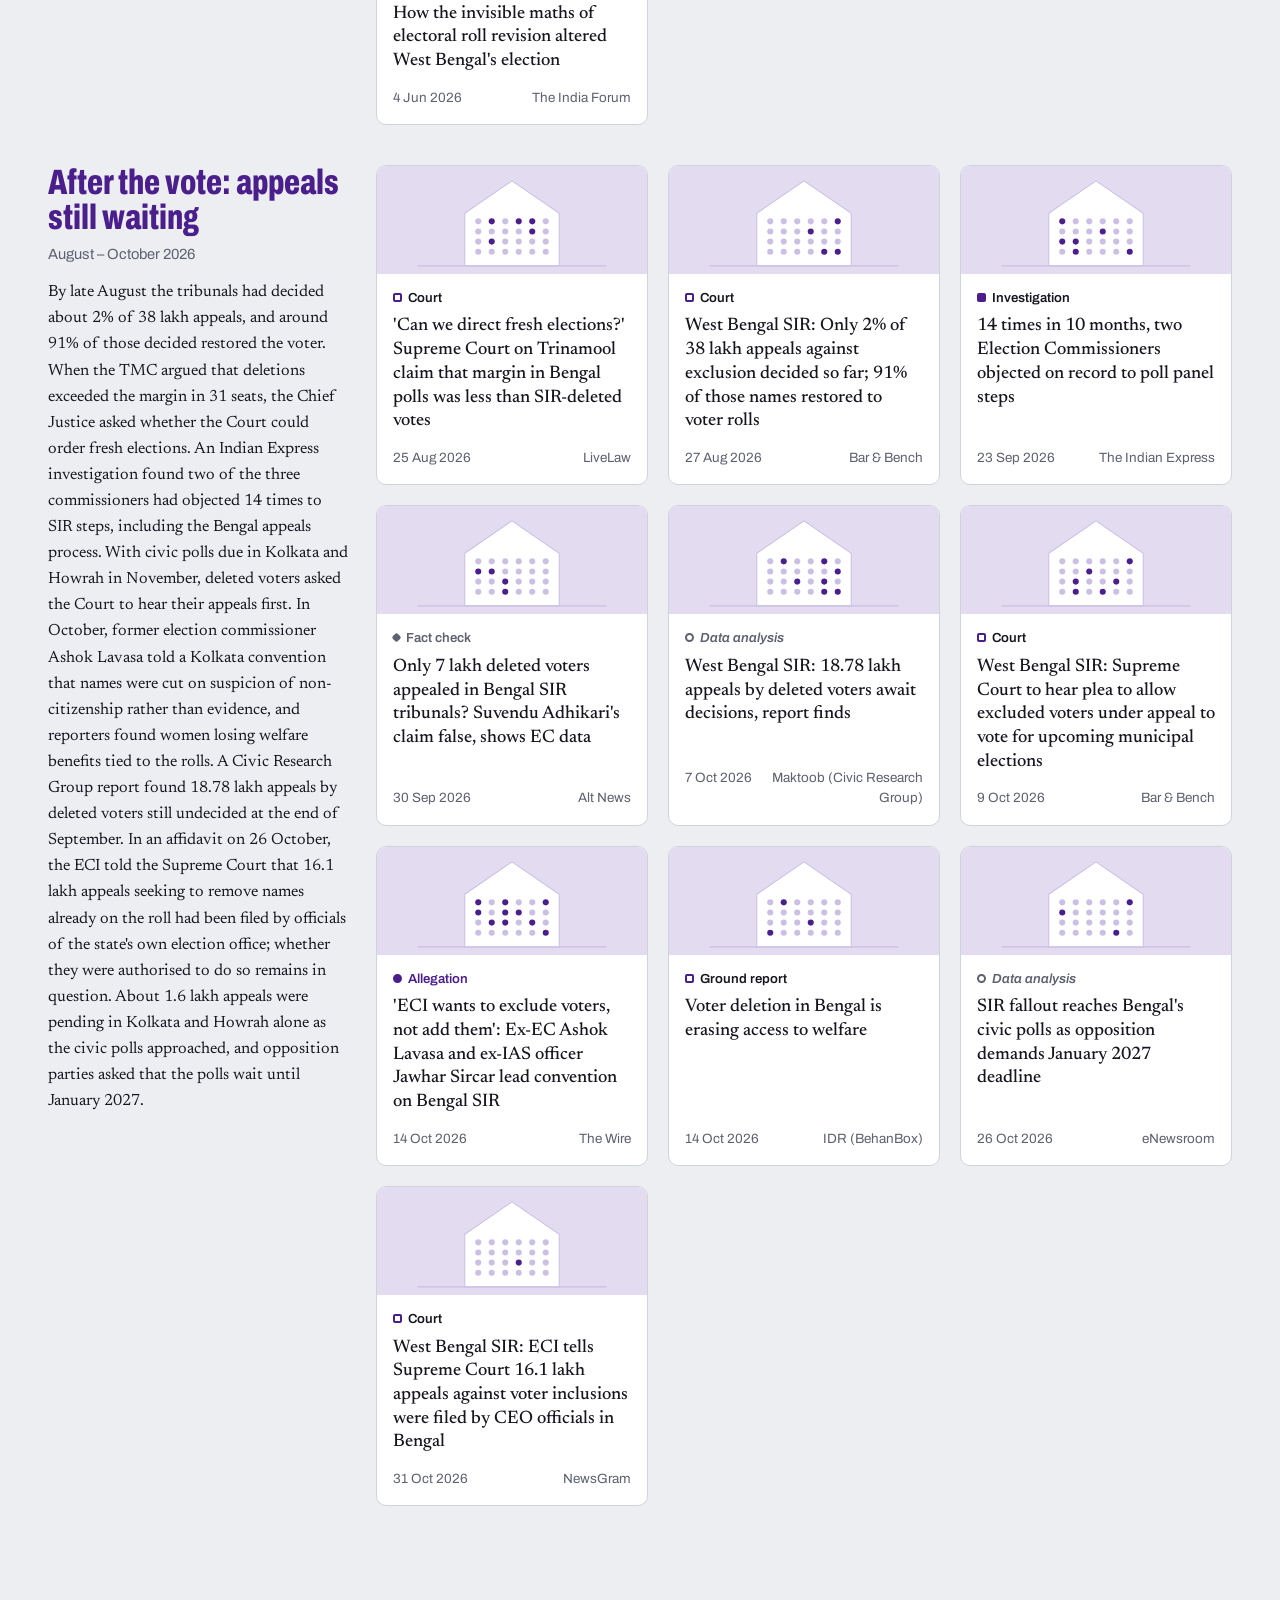
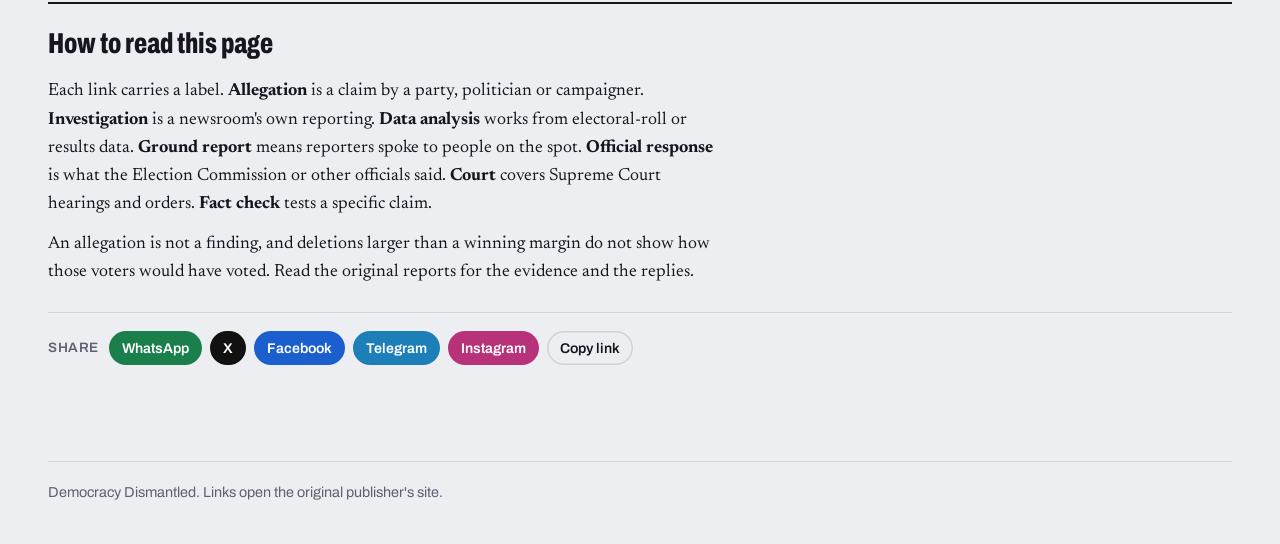
<file: west-bengal.html>
<!doctype html>
<html lang="en">
<head>
  <meta charset="utf-8">
  <meta name="viewport" content="width=device-width, initial-scale=1">
  <title>The Curious Case of West Bengal | Democracy Dismantled?</title>
  <meta name="description" content="How West Bengal's voter-roll revision removed about 91 lakh names before the 2026 election, and what the reports, data and courts found, case by case.">
  <link rel="canonical" href="https://janmat.net/west-bengal">
  <meta property="og:type" content="website">
  <meta property="og:site_name" content="Democracy Dismantled?">
  <meta property="og:locale" content="en_IN">
  <meta property="og:title" content="The Curious Case of West Bengal | Democracy Dismantled?">
  <meta property="og:description" content="How West Bengal's voter-roll revision removed about 91 lakh names before the 2026 election, and what the reports, data and courts found, case by case.">
  <meta property="og:url" content="https://janmat.net/west-bengal">
  <meta property="og:image" content="https://janmat.net/images/og/west-bengal.png">
  <meta property="og:image:width" content="1200">
  <meta property="og:image:height" content="630">
  <meta property="og:image:alt" content="The Curious Case of West Bengal | Democracy Dismantled?">
  <meta name="twitter:card" content="summary_large_image">
  <meta name="twitter:title" content="The Curious Case of West Bengal | Democracy Dismantled?">
  <meta name="twitter:description" content="How West Bengal's voter-roll revision removed about 91 lakh names before the 2026 election, and what the reports, data and courts found, case by case.">
  <meta name="twitter:image" content="https://janmat.net/images/og/west-bengal.png">
  <link rel="preconnect" href="https://fonts.googleapis.com">
  <link rel="preconnect" href="https://fonts.gstatic.com" crossorigin>
  <link href="https://fonts.googleapis.com/css2?family=Archivo:wdth,wght@62..125,400..800&family=Newsreader:opsz,wght@6..72,400;6..72,500&display=swap" rel="stylesheet">
  <link rel="stylesheet" href="css/styles.css">
</head>
<body data-content-lang="en">
  <a class="skip" href="#cases">Skip to cases</a>

  <header class="masthead">
    <a class="wordmark" href="index.html" aria-label="Democracy Dismantled, home">
      <span class="ink" aria-hidden="true"></span>Democracy Dismantled
    </a>
    <nav aria-label="Sections">
      <a href="reports.html#reports" data-i18n="nav.reports">Reports</a>
      <details class="topics">
        <summary data-i18n="nav.topics">Topics</summary>
        <ul></ul>
      </details>
      <button type="button" class="nav-watch" data-i18n="nav.watch" aria-haspopup="dialog">Watch</button>
      <a href="reports.html#posts" data-i18n="nav.posts">Posts</a>
    </nav>
  </header>

  <main id="top">
    <section class="hero hero-sub" aria-labelledby="hero-title">
      <h1 id="hero-title">The curious case of West Bengal</h1>
      <div class="hero-text">
        <p class="hero-dek">In the months before West Bengal voted in 2026, the Election Commission's special revision removed about 91 lakh names, nearly one voter in eight, and added 7 lakh in the final days. These reports follow it in order: the claims, how the revision ran, who was removed, the result, and the appeals still waiting. Each case includes the Commission's response where one was reported.</p>
        <p class="hero-count"><strong id="count-links">0</strong> reports across <strong id="count-cases">0</strong> cases</p>
      </div>
      <nav class="case-index" aria-label="Cases">
        <ol id="case-index"></ol>
      </nav>
    </section>

    <section class="reports" id="cases" aria-label="Cases">
      <div class="section-head">
        <h2>Cases</h2>
        <div class="tools">
          <label class="search">
            <span class="visually-hidden">Search headlines and outlets</span>
            <input id="q" type="search" placeholder="Search headlines or outlets" autocomplete="off">
          </label>
        </div>
      </div>
      <div class="filters" id="filters" role="group" aria-label="Filter by type of report"></div>
      <div id="feed" aria-live="polite"></div>
      <p class="empty" id="empty" hidden>No reports match. Clear the search box or pick another type.</p>
    </section>

    <section class="about" aria-labelledby="about-title">
      <h2 id="about-title">How to read this page</h2>
      <p>Each link carries a label. <b>Allegation</b> is a claim by a party, politician or campaigner. <b>Investigation</b> is a newsroom's own reporting. <b>Data analysis</b> works from electoral-roll or results data. <b>Ground report</b> means reporters spoke to people on the spot. <b>Official response</b> is what the Election Commission or other officials said. <b>Court</b> covers Supreme Court hearings and orders. <b>Fact check</b> tests a specific claim.</p>
      <p>An allegation is not a finding, and deletions larger than a winning margin do not show how those voters would have voted. Read the original reports for the evidence and the replies.</p>
    </section>
  </main>

  <footer class="footer">
    <p>Democracy Dismantled. Links open the original publisher's site.</p>
  </footer>

  <script src="js/west-bengal-data.js"></script>
  <script src="js/cases.js"></script>
  <script src="js/topics-data.js"></script>
  <script src="js/i18n-strings.js"></script>
  <script src="js/i18n.js"></script>
  <script src="js/menu.js"></script>
  <script src="js/videos-data.js"></script>
  <script src="js/watch.js"></script>
  <script src="js/share.js"></script>
</body>
</html>
</file>
<file: css/styles.css>
/* Democracy Dismantled
   Palette: cool ballot-paper grey, ink black, and the violet of indelible voting ink. */
:root {
  --paper: #eceef2;
  --surface: #ffffff;
  --ink: #17151f;
  --muted: #5d6170;
  --rule: #cfd3da;
  --violet: #4a1f8c;
  --violet-soft: #e3dcf1;
  --violet-faint: #cbbfe3;
  --focus: #4a1f8c;

  --script: "Noto Sans";
  --sans: "Archivo", var(--script), system-ui, -apple-system, "Segoe UI", sans-serif;
  --serif: "Newsreader", var(--script), Georgia, "Times New Roman", serif;

  --gutter: clamp(16px, 4vw, 48px);
  --max: 1280px;
  color-scheme: light;
}
@media (prefers-color-scheme: dark) {
  :root:not([data-theme="light"]) {
    --paper: #14121a;
    --surface: #1d1a25;
    --ink: #ebe9f1;
    --muted: #a19eac;
    --rule: #34303f;
    --violet: #b89ef2;
    --violet-soft: #2a2240;
    --violet-faint: #4a3d6e;
    --focus: #c9b5ff;
    color-scheme: dark;
  }
}
:root[data-theme="dark"] {
  --paper: #14121a; --surface: #1d1a25; --ink: #ebe9f1; --muted: #a19eac; --rule: #34303f;
  --violet: #b89ef2; --violet-soft: #2a2240; --violet-faint: #4a3d6e; --focus: #c9b5ff;
  color-scheme: dark;
}

*, *::before, *::after { box-sizing: border-box; }
html { scroll-behavior: smooth; -webkit-text-size-adjust: 100%; }
@media (prefers-reduced-motion: reduce) { html { scroll-behavior: auto; } *, *::before, *::after { animation: none !important; transition: none !important; } }

body {
  margin: 0;
  background: var(--paper);
  color: var(--ink);
  font-family: var(--sans);
  font-size: 1rem;
  line-height: 1.5;
  overflow-x: hidden;
}
a { color: inherit; }
code { font-size: .9em; background: var(--violet-soft); padding: .05em .35em; border-radius: 4px; }
:focus-visible { outline: 3px solid var(--focus); outline-offset: 3px; border-radius: 4px; }

.visually-hidden { position: absolute; width: 1px; height: 1px; overflow: hidden; clip: rect(0 0 0 0); white-space: nowrap; }
.skip { position: absolute; inset-inline-start: 8px; top: 8px; background: var(--surface); color: var(--ink); padding: 8px 12px; z-index: 40; transform: translateY(-300%); }
.skip:focus { transform: none; }

/* ---------- masthead ---------- */
.masthead {
  max-width: var(--max); margin: 0 auto; padding: 18px var(--gutter);
  display: flex; align-items: center; justify-content: space-between; gap: 16px; flex-wrap: wrap;
}
.wordmark {
  display: inline-flex; align-items: center; gap: 10px;
  font-weight: 700; font-stretch: 80%; font-size: 1.125rem; text-decoration: none; letter-spacing: -.005em;
}
.ink { width: 9px; height: 22px; border-radius: 5px 5px 2px 2px; background: var(--violet); }
.masthead nav { display: flex; gap: clamp(12px, 3vw, 28px); }
.masthead nav a { text-decoration: none; color: var(--muted); font-size: .95rem; }
.masthead nav a:hover { color: var(--ink); text-decoration: underline; text-underline-offset: 4px; }

/* ---------- hero ---------- */
.hero {
  max-width: var(--max); margin: 0 auto;
  padding: clamp(24px, 6vw, 72px) var(--gutter) clamp(40px, 7vw, 88px);
  display: grid; grid-template-columns: minmax(0, 1fr) minmax(0, 1.05fr); column-gap: clamp(28px, 5vw, 72px); row-gap: clamp(28px, 4vw, 48px); align-items: start;
}
.hero h1 {
  grid-column: 1 / -1;
  margin: 0;
  font-weight: 800; font-stretch: 62%;
  font-size: clamp(2.75rem, 11.4vw, 10.5rem);
  line-height: .86; letter-spacing: -.02em; overflow-wrap: break-word;
  position: relative; padding-left: clamp(22px, 3vw, 40px);
}
/* the indelible ink mark: a single violet stroke down the headline */
.hero h1::before {
  content: ""; position: absolute; left: 0; top: .06em; bottom: .04em;
  width: clamp(10px, 1.3vw, 18px); border-radius: 999px 999px 4px 4px;
  background: var(--violet);
  transform-origin: top; animation: ink 900ms cubic-bezier(.2,.7,.1,1) both 150ms;
}
@keyframes ink { from { transform: scaleY(0); } to { transform: scaleY(1); } }
.hero-dek {
  font-family: var(--serif); font-size: clamp(1.125rem, 1.6vw, 1.3rem); line-height: 1.55;
  max-width: 34em; margin: 0; padding-left: clamp(22px, 3vw, 40px); color: var(--ink);
}
.hero-count { margin: 18px 0 0; padding-left: clamp(22px, 3vw, 40px); color: var(--muted); }
.hero-count strong { color: var(--violet); font-size: 1.25rem; font-stretch: 80%; }

.lead a { display: block; text-decoration: none; background: var(--surface); border-radius: 14px; overflow: hidden; border: 1px solid var(--rule); }
.lead a:hover h2 { text-decoration: underline; text-decoration-thickness: 2px; text-underline-offset: 5px; }
.lead-art { aspect-ratio: 5 / 2; background: var(--violet-soft); }
.lead-art svg, .lead-art img { width: 100%; height: 100%; display: block; object-fit: cover; }
.lead-label { margin: 20px 24px 0; color: var(--muted); font-size: .9rem; }
.lead h2 {
  margin: 8px 24px 0; font-family: var(--serif); font-weight: 500;
  font-size: clamp(1.4rem, 2.3vw, 1.9rem); line-height: 1.18; letter-spacing: -.01em;
}
.lead-sum { margin: 14px 24px 0; font-family: var(--serif); color: var(--muted); line-height: 1.6; }
.lead-cta { display: inline-block; margin: 18px 24px 24px; font-weight: 600; color: var(--violet); border-bottom: 2px solid currentColor; padding-bottom: 2px; }

/* ---------- section scaffolding ---------- */
.reports, .media, .about { max-width: var(--max); margin: 0 auto; padding: 0 var(--gutter) clamp(56px, 8vw, 96px); }
.section-head {
  display: flex; align-items: end; justify-content: space-between; gap: 16px 24px; flex-wrap: wrap;
  border-top: 2px solid var(--ink); padding-top: 18px; margin-bottom: 20px;
}
.section-head h2 { margin: 0; font-weight: 800; font-stretch: 70%; font-size: clamp(2.2rem, 4.5vw, 3.4rem); line-height: 1; letter-spacing: -.01em; }
.section-note { margin: 0; color: var(--muted); max-width: 46ch; }

.tools { display: flex; gap: 10px; flex-wrap: wrap; }
.tools input, .tools select {
  font: inherit; color: var(--ink); background: var(--surface);
  border: 1px solid var(--rule); border-radius: 999px; padding: 9px 16px; min-height: 42px;
}
.tools input { width: min(280px, 70vw); }
.tools input:focus-visible, .tools select:focus-visible { outline-offset: 1px; }

.filters { display: flex; flex-wrap: wrap; gap: 8px; margin-bottom: 8px; }
.filters button {
  font: inherit; font-size: .95rem; cursor: pointer; color: var(--ink);
  background: transparent; border: 1px solid var(--rule); border-radius: 999px; padding: 7px 14px; min-height: 40px;
}
.filters button:hover { border-color: var(--ink); }
.filters button[aria-pressed="true"] { background: var(--ink); color: var(--paper); border-color: var(--ink); }
.filters .n { color: var(--muted); margin-left: 2px; font-variant-numeric: tabular-nums; }
.filters button[aria-pressed="true"] .n { color: var(--violet-faint); }

/* ---------- year groups ---------- */
.year { display: grid; grid-template-columns: 140px minmax(0, 1fr); gap: 24px; padding-top: 32px; }
.year-mark {
  margin: 0; position: sticky; top: 16px; align-self: start;
  font-weight: 800; font-stretch: 62%; font-size: 3.4rem; line-height: .9; color: var(--violet); font-variant-numeric: tabular-nums;
}
.year-n { display: block; font-family: var(--sans); font-stretch: 100%; font-weight: 400; font-size: .85rem; color: var(--muted); margin-top: 6px; }

.grid { list-style: none; margin: 0; padding: 0; display: grid; grid-template-columns: repeat(auto-fill, minmax(260px, 1fr)); gap: 20px; }
.card a {
  display: flex; flex-direction: column; height: 100%; text-decoration: none;
  background: var(--surface); border-radius: 10px; overflow: hidden; border: 1px solid var(--rule);
}
.card a:hover { border-color: var(--ink); }
.card a:hover h3 { text-decoration: underline; text-underline-offset: 4px; }
.card-art { aspect-ratio: 5 / 2; background: var(--violet-soft); }
.card-art svg, .card-art img { width: 100%; height: 100%; display: block; object-fit: cover; }
.card-body { display: flex; flex-direction: column; flex: 1; padding: 14px 16px 16px; }
.card-meta { margin: 0 0 8px; display: flex; gap: 8px; flex-wrap: wrap; font-size: .82rem; }
.tag { color: var(--violet); font-weight: 600; }
.kind { color: var(--muted); border: 1px solid var(--rule); border-radius: 4px; padding: 0 6px; }
.card h3 { margin: 0; font-family: var(--serif); font-weight: 500; font-size: 1.14rem; line-height: 1.3; }
.card-foot { margin: auto 0 0; padding-top: 14px; display: flex; justify-content: space-between; gap: 8px; color: var(--muted); font-size: .84rem; }

/* illustration strokes */
.a-line { fill: var(--violet-faint); }
.a-faint { fill: var(--violet-faint); opacity: .55; }
.a-ink { fill: var(--violet); }
.a-strike { stroke: var(--violet); stroke-width: 3; stroke-linecap: round; }
.a-rule { stroke: var(--violet-faint); stroke-width: 2; }
.a-card { fill: var(--surface); stroke: var(--violet-faint); stroke-width: 1.5; }
.a-card-ink { fill: var(--violet); }
.a-paper { fill: var(--violet-soft); }
.a-paper-o { fill: none; stroke: var(--violet-faint); stroke-width: 2; }
.a-ring { fill: none; stroke: var(--violet); stroke-width: 4; }
.a-ring-thin { fill: none; stroke: var(--violet-faint); stroke-width: 1.5; }
.a-tick { stroke: var(--violet); stroke-width: 2; }

.empty { color: var(--muted); padding: 24px 0; }

/* ---------- media ---------- */
.video-grid { display: grid; grid-template-columns: repeat(auto-fill, minmax(min(100%, 460px), 1fr)); gap: 20px; }
.video { margin: 0; }
.frame { position: relative; aspect-ratio: 16 / 9; background: var(--ink); border-radius: 10px; overflow: hidden; }
.frame iframe { position: absolute; inset: 0; width: 100%; height: 100%; border: 0; }
.video figcaption { margin-top: 10px; font-family: var(--serif); font-size: 1.05rem; }

.post-grid { display: grid; grid-template-columns: repeat(auto-fill, minmax(min(100%, 380px), 1fr)); gap: 20px; align-items: start; }
.post { background: var(--surface); border: 1px solid var(--rule); border-radius: 10px; padding: 8px; min-height: 120px; }
.post > a, .post blockquote > a { display: block; padding: 16px; color: var(--violet); }

/* ---------- about / footer ---------- */
.about h2 { border-top: 2px solid var(--ink); padding-top: 18px; margin: 0 0 12px; font-weight: 800; font-stretch: 70%; font-size: 1.8rem; }
.about p { font-family: var(--serif); font-size: 1.1rem; line-height: 1.6; max-width: 38em; margin: 0 0 12px; }
.footer { max-width: var(--max); margin: 0 auto; padding: 0 var(--gutter) 40px; color: var(--muted); font-size: .9rem; }
.footer p { margin: 0; border-top: 1px solid var(--rule); padding-top: 20px; }

/* ---------- responsive ---------- */
@media (max-width: 900px) {
  .hero { grid-template-columns: 1fr; align-items: start; }
  .year { grid-template-columns: 1fr; gap: 12px; }
  .year-mark { position: static; display: flex; align-items: baseline; gap: 12px; font-size: 2.6rem; }
  .year-n { margin-top: 0; }
}
@media (max-width: 520px) {
  .masthead nav a[href="#about"] { display: none; }
  .tools, .tools label, .tools input, .tools select { width: 100%; }
  .grid { grid-template-columns: 1fr; }
}

/* ---------- bogus voters page ---------- */
.masthead nav a[aria-current="page"] { color: var(--ink); text-decoration: underline; text-decoration-thickness: 2px; text-underline-offset: 6px; text-decoration-color: var(--violet); }
.hero-sub h1 { font-size: clamp(2.75rem, 12vw, 9rem); }
.hero-sub .hero-text { align-self: start; }

.case-index ol { list-style: none; margin: 0; padding: 0; border-top: 1px solid var(--rule); }
.case-index li { border-bottom: 1px solid var(--rule); }
.case-index a { display: flex; justify-content: space-between; align-items: baseline; gap: 12px; padding: 11px 2px; text-decoration: none; }
.case-index a:hover .ci-place { text-decoration: underline; text-underline-offset: 4px; }
.ci-place { font-family: var(--serif); font-size: 1.15rem; }
.ci-n { color: var(--violet); font-weight: 700; font-stretch: 80%; font-variant-numeric: tabular-nums; }

.case { display: grid; grid-template-columns: minmax(0, 300px) minmax(0, 1fr); gap: 28px; padding-top: 40px; scroll-margin-top: 16px; }
.case-head { position: sticky; top: 16px; align-self: start; }
.case-place { margin: 0; font-weight: 800; font-stretch: 70%; font-size: 2.2rem; line-height: 1; color: var(--violet); }
.case-election { margin: 8px 0 0; color: var(--muted); font-size: .92rem; }
.case-sum { margin: 14px 0 0; font-family: var(--serif); font-size: 1.02rem; line-height: 1.6; }

.type { display: inline-flex; align-items: center; gap: 6px; font-weight: 600; color: var(--ink); }
.type::before { content: ""; width: 9px; height: 9px; border-radius: 50%; border: 2px solid var(--violet); }
.type-allegation { color: var(--violet); }
.type-allegation::before { background: var(--violet); }
.type-investigation::before { background: var(--violet); border-radius: 2px; }
.type-ground::before { border-radius: 2px; }
.type-official { color: var(--muted); }
.type-official::before { border-color: var(--muted); }
.type-factcheck { color: var(--muted); }
.type-factcheck::before { border-color: var(--muted); background: var(--muted); border-radius: 2px; transform: rotate(45deg); width: 7px; height: 7px; }

@media (max-width: 900px) {
  .case { grid-template-columns: 1fr; gap: 16px; }
  .case-head { position: static; }
}
.type-police::before { background: var(--ink); border-color: var(--ink); border-radius: 2px; }
/* six menu items: let the menu wrap neatly on small screens */
@media (max-width: 600px) { .masthead nav { flex-wrap: wrap; row-gap: 6px; column-gap: 14px; } }
.type-opinion { color: var(--muted); font-style: italic; }
.type-opinion::before { border-color: var(--muted); }
.type-court::before { border-radius: 2px; }
.card-foot time { white-space: nowrap; } .card-foot .src { text-align: right; }
.type-rti::before { background: var(--violet); border-radius: 50%; }
.type-ruling { color: var(--violet); }
.type-ruling::before { background: var(--violet); }
.type-opposition::before { border-color: var(--ink); }
.type-editorial { color: var(--muted); font-style: italic; }
.type-editorial::before { border-color: var(--muted); }
.type-parliament::before { background: var(--ink); border-color: var(--ink); }

/* ---------- Topics dropdown ---------- */
.masthead nav { align-items: center; }
.topics { position: relative; }
.topics summary {
  list-style: none; cursor: pointer; color: var(--muted); font-size: .95rem;
  display: inline-flex; align-items: center; gap: 6px;
}
.topics summary::-webkit-details-marker { display: none; }
.topics summary::after { content: "\25BE"; display: inline-block; font-size: .85em; line-height: 1; transition: transform .15s; }
.topics[open] summary::after { transform: rotate(180deg); }
.topics summary:hover, .topics[open] summary { color: var(--ink); }
.topics summary.is-current { color: var(--ink); text-decoration: underline; text-decoration-thickness: 2px; text-underline-offset: 6px; text-decoration-color: var(--violet); }
.topics ul {
  position: absolute; right: 0; top: calc(100% + 10px); z-index: 30;
  list-style: none; margin: 0; padding: 6px; min-width: 220px;
  background: var(--surface); border: 1px solid var(--rule); border-radius: 10px;
  box-shadow: 0 12px 28px -12px rgba(23, 21, 31, .35);
}
.topics li a { display: block; padding: 9px 12px; border-radius: 6px; text-decoration: none; color: var(--ink); font-size: .95rem; }
.topics li a:hover { background: var(--violet-soft); }
.topics li a[aria-current="page"] { color: var(--violet); font-weight: 600; }
@media (max-width: 600px) { .topics ul { right: auto; left: 0; } }
.type-report::before { border-color: var(--ink); }
.topics summary.is-current { text-decoration: none; padding-bottom: 3px; box-shadow: inset 0 -2px 0 var(--violet); }
.type-delay::before { border-color: var(--violet); }
.type-refused { color: var(--violet); }
.type-refused::before { background: var(--violet); }
.type-verdict::before { background: var(--ink); border-color: var(--ink); border-radius: 2px; }
.type-acted { color: var(--muted); }
.type-acted::before { border-color: var(--muted); background: var(--muted); }
.type-analysis { color: var(--muted); font-style: italic; }
.type-analysis::before { border-color: var(--muted); }
.type-hearing::before { border-color: var(--ink); }


/* ================= Languages ================= */
:root[data-ui-lang="hi"], :root[data-ui-lang="mr"] { --script: "Noto Sans Devanagari"; }
:root[data-ui-lang="bn"] { --script: "Noto Sans Bengali"; }
:root[data-ui-lang="ta"] { --script: "Noto Sans Tamil"; }
:root[data-ui-lang="te"] { --script: "Noto Sans Telugu"; }
:root[data-ui-lang="gu"] { --script: "Noto Sans Gujarati"; }
:root[data-ui-lang="kn"] { --script: "Noto Sans Kannada"; }
:root[data-ui-lang="ml"] { --script: "Noto Sans Malayalam"; }
:root[data-ui-lang="pa"] { --script: "Noto Sans Gurmukhi"; }
:root[data-ui-lang="or"] { --script: "Noto Sans Oriya"; }
:root[data-ui-lang="ur"] { --script: "Noto Nastaliq Urdu"; }
/* Indic scripts need more room above and below the line than Latin. */
:root:not([data-ui-lang="en"]) .topic-title, :root:not([data-ui-lang="en"]) .home-tagline { line-height: 1.45; }
:root[data-ui-lang="ur"] .topic-text, :root[data-ui-lang="ur"] .home-tagline { line-height: 2; }

.masthead { flex-wrap: wrap; }
.lang-picker select {
  font: inherit; font-size: .9rem; color: var(--ink); background: var(--surface);
  border: 1px solid var(--rule); border-radius: 999px; padding: 6px 30px 6px 14px; min-height: 36px; cursor: pointer;
  appearance: none; -webkit-appearance: none;
  background-image: linear-gradient(45deg, transparent 50%, currentColor 50%), linear-gradient(135deg, currentColor 50%, transparent 50%);
  background-position: calc(100% - 15px) 55%, calc(100% - 10px) 55%; background-size: 5px 5px; background-repeat: no-repeat;
}
[dir="rtl"] .lang-picker select { padding: 6px 14px 6px 30px; background-position: 15px 55%, 20px 55%; }

.lang-notice {
  width: min(calc(100% - 2 * var(--gutter)), calc(var(--max) - 2 * var(--gutter)));
  margin: 0 auto 8px; padding: 10px 14px; border-radius: 10px; background: var(--violet-soft);
  display: flex; flex-wrap: wrap; gap: 4px 12px; align-items: baseline; font-size: .95rem;
}
.lang-notice[hidden] { display: none; }
.lang-notice span:first-child { font-weight: 600; }
.lang-notice a { color: var(--violet); font-weight: 600; }
.lang-notice .muted { color: var(--muted); }

/* A thin tricolour strip at the very top of every page */
body::before {
  content: ""; display: block; height: 5px;
  background: linear-gradient(90deg, #FF9933 0 33.33%, #FFFFFF 33.33% 66.66%, #138808 66.66% 100%);
  box-shadow: 0 1px 0 rgba(0,0,0,.08);
}

/* ================= Home page ================= */
.home {
  --ink: #0b1446; --muted: #3c3a52; --surface: #ffffff; --rule: rgba(11,20,70,.25);
  --violet: #0b1446; --violet-soft: #e7e9f4; --focus: #0b1446;
  color-scheme: light; background: #ffffff; color: var(--ink);
}
.home::before { display: none; }
.band { width: 100%; }
.band-saffron { background: #FF9933; }
.band-white { background: #ffffff; }
.band-green { background: #138808; color: #ffffff; }
.home .masthead nav a, .home .topics summary { color: #0b1446; opacity: .85; }
.home .masthead nav a:hover, .home .topics summary:hover { opacity: 1; }
.home .ink { background: #0b1446; }
.home .topics summary.is-current { box-shadow: none; }

.home-hero { max-width: var(--max); margin: 0 auto; padding: clamp(28px, 6vw, 72px) var(--gutter) clamp(40px, 7vw, 88px); }
.home-hero h1 {
  margin: 0; color: #0b1446; font-weight: 800; font-stretch: 62%;
  font-size: clamp(3rem, 12vw, 9.5rem); line-height: .86; letter-spacing: -.02em;
}
.home-tagline {
  max-width: 34em; margin: 22px 0 0; color: #0b1446;
  font-family: var(--serif); font-size: clamp(1.15rem, 1.9vw, 1.45rem); line-height: 1.5;
}

.home-inner { max-width: var(--max); margin: 0 auto; padding: clamp(36px, 6vw, 64px) var(--gutter); }
.home-h2 { margin: 0 0 22px; font-weight: 800; font-stretch: 70%; font-size: clamp(2rem, 4vw, 3rem); line-height: 1; color: #0b1446; }

.topic-grid { list-style: none; margin: 0; padding: 0; display: grid; grid-template-columns: repeat(auto-fill, minmax(min(100%, 280px), 1fr)); gap: 20px; }
.topic-card a {
  position: relative; display: flex; flex-direction: column; height: 100%;
  border-radius: 16px; overflow: hidden; text-decoration: none; color: #fff;
  background: var(--tint);
  box-shadow: 0 0 0 1px rgba(11,20,70,.12), 0 14px 30px -18px rgba(11,20,70,.55);
}
.topic-img {
  position: relative; display: block; aspect-ratio: 6 / 5;
  background-size: cover; background-position: center top; transition: transform .4s ease;
}
.topic-img::after {
  content: ""; position: absolute; left: 0; right: 0; bottom: -1px; height: 38%;
  background: linear-gradient(to bottom, rgba(0,0,0,0), var(--tint));
}
.topic-body { position: relative; z-index: 1; flex: 1; display: flex; flex-direction: column; gap: 8px; padding: 4px 22px 22px; }
.topic-title { font-weight: 800; font-stretch: 75%; font-size: 1.7rem; line-height: 1.08; }
.topic-text { font-family: var(--serif); font-size: 1.02rem; line-height: 1.5; color: rgba(255,255,255,.88); }
.topic-go {
  align-self: flex-start; margin-top: auto; padding-top: 10px; font-weight: 600; font-size: .95rem;
  border-bottom: 2px solid #FF9933; padding-bottom: 2px;
}
[dir="rtl"] .topic-go { align-self: flex-end; }
.topic-card a:hover .topic-img, .topic-card a:focus-visible .topic-img { transform: scale(1.03); }
.topic-card a:hover .topic-go { border-bottom-color: #fff; }
.topic-card a:focus-visible { outline: 3px solid #0b1446; outline-offset: 3px; }
@media (prefers-reduced-motion: reduce) { .topic-img { transition: none; } }

.home-footer p { margin: 0; max-width: 46em; font-size: 1rem; line-height: 1.6; }
.home .lang-picker select { background-color: #fff; border-color: rgba(11,20,70,.35); color: #0b1446; }

/* ---------- Watch button and video overlay ---------- */
.nav-watch {
  display: inline-flex; align-items: center; gap: 7px; cursor: pointer;
  font: inherit; font-size: .95rem; font-weight: 700; color: #111018;
  background: #FF9933; border: 0; border-radius: 999px; padding: 6px 14px 6px 11px;
}
.nav-watch::before { content: ""; width: 0; height: 0; border-style: solid; border-width: 5px 0 5px 8px; border-color: transparent transparent transparent currentColor; }
.nav-watch:hover { background: #ffad5c; }
.nav-watch:focus-visible { outline: 2px solid var(--focus); outline-offset: 3px; }
/* The home page header is already saffron, so the button turns navy there. */
.home .nav-watch { background: #0b1446; color: #ffffff; }
.home .nav-watch:hover { background: #1a2a6e; }

dialog.watch {
  width: min(1180px, calc(100vw - 24px)); max-width: none; max-height: calc(100dvh - 24px);
  padding: 0; border: 0; border-radius: 14px; background: #111018; color: #ecebf2; overflow: hidden;
  box-shadow: 0 30px 80px -20px rgba(0,0,0,.6);
}
dialog.watch::backdrop { background: rgba(8, 7, 14, .78); backdrop-filter: blur(2px); }
.watch-panel { display: flex; flex-direction: column; max-height: calc(100dvh - 24px); }
.watch-head { display: flex; align-items: center; gap: 16px; padding: 14px 16px 12px 20px; border-bottom: 1px solid #2a2735; }
.watch-head h2 { margin: 0; font: 700 1.15rem/1.2 var(--sans); letter-spacing: .02em; }
.watch-tabs { display: flex; gap: 4px; margin-inline-end: auto; }
.watch-tabs[hidden] { display: none; }
.watch-tabs + .watch-close, .watch-tabs[hidden] + .watch-close { margin-inline-start: auto; }
.watch-tabs button { font: inherit; font-size: .88rem; color: #b9b6c6; background: transparent; border: 1px solid #3a3648; border-radius: 999px; padding: 5px 12px; cursor: pointer; }
.watch-tabs button[aria-selected="true"] { color: #111018; background: #ecebf2; border-color: #ecebf2; }
.watch-close { font: inherit; font-size: 1.6rem; line-height: 1; color: #ecebf2; background: transparent; border: 0; width: 40px; height: 40px; border-radius: 50%; cursor: pointer; }
.watch-close:hover { background: #2a2735; }
.watch-body { display: grid; grid-template-columns: minmax(0, 1fr) 340px; min-height: 0; overflow: hidden; }
.watch-main { padding: 16px 20px 18px; overflow: auto; }
.watch-player { position: relative; aspect-ratio: 16 / 9; background: #000; border-radius: 10px; overflow: hidden; }
.watch-player iframe, .watch-poster, .watch-poster img { position: absolute; inset: 0; width: 100%; height: 100%; border: 0; }
.watch-poster { padding: 0; background: #000; cursor: pointer; }
.watch-poster img { object-fit: cover; opacity: .9; }
.watch-play { position: absolute; left: 50%; top: 50%; width: 72px; height: 50px; transform: translate(-50%, -50%); background: #FF9933; border-radius: 14px; box-shadow: 0 6px 20px rgba(0,0,0,.4); }
.watch-play::after { content: ""; position: absolute; left: 29px; top: 15px; border-style: solid; border-width: 10px 0 10px 17px; border-color: transparent transparent transparent #111018; }
.watch-poster:hover .watch-play { background: #ffad5c; }
.watch-now { margin: 12px 0 0; display: flex; flex-direction: column; gap: 4px; }
.watch-now strong { font: 600 1.05rem/1.35 var(--sans); }
.watch-now span { font-size: .88rem; color: #a7a3b5; }
.watch-now a, .watch-foot a { color: #FFB066; }
.watch-list { list-style: none; margin: 0; padding: 12px 12px 16px 0; overflow-y: auto; display: flex; flex-direction: column; gap: 4px; }
.watch-list button { width: 100%; display: grid; grid-template-columns: 136px 1fr; gap: 10px; align-items: start; text-align: start; font: inherit; color: inherit; background: transparent; border: 0; border-radius: 8px; padding: 6px; cursor: pointer; }
.watch-list button:hover { background: #1f1c2a; }
.watch-list button[aria-current="true"] { background: #2a2440; box-shadow: inset 3px 0 0 #FF9933; }
.watch-list img { width: 136px; height: auto; aspect-ratio: 16 / 9; object-fit: cover; border-radius: 6px; background: #222; }
.watch-item-text { display: flex; flex-direction: column; gap: 3px; min-width: 0; }
.watch-item-title { font-size: .86rem; line-height: 1.3; display: -webkit-box; -webkit-line-clamp: 3; -webkit-box-orient: vertical; overflow: hidden; }
.watch-item-channel { font-size: .78rem; color: #a7a3b5; }
.watch-foot { padding: 10px 20px 14px; border-top: 1px solid #2a2735; font-size: .88rem; color: #a7a3b5; }
@media (max-width: 820px) {
  .watch-body { grid-template-columns: 1fr; overflow-y: auto; }
  .watch-main { overflow: visible; padding: 12px 12px 4px; }
  .watch-list { overflow: visible; padding: 4px 8px 12px; }
  .watch-head { flex-wrap: wrap; padding: 10px 8px 10px 14px; gap: 8px; }
  .watch-tabs { order: 3; width: 100%; }
  .watch-close { margin-inline-start: auto; }
}

/* ---------- Share bar ---------- */
.share { display: flex; flex-wrap: wrap; align-items: center; gap: 8px 10px; margin-top: 18px; }
.share-label { font-size: .85rem; font-weight: 600; letter-spacing: .04em; text-transform: uppercase; color: var(--muted); }
.share ul { list-style: none; margin: 0; padding: 0; display: flex; flex-wrap: wrap; gap: 8px; }
.share-btn {
  display: inline-flex; align-items: center; min-height: 34px; padding: 0 13px; border-radius: 999px;
  font: inherit; font-size: .88rem; font-weight: 600; text-decoration: none; cursor: pointer;
  color: #fff; border: 0; transition: filter .15s, transform .15s;
}
.share-btn:hover { filter: brightness(1.12); transform: translateY(-1px); }
.share-btn:focus-visible { outline: 2px solid var(--focus); outline-offset: 2px; }
.share-whatsapp { background: #1a7f4b; }
.share-x { background: #111111; }
.share-facebook { background: #1b5fcf; }
.share-telegram { background: #1d7fb8; }
.share-instagram { background: #b8327a; }
.share-copy { background: transparent; color: var(--ink); box-shadow: inset 0 0 0 1.5px var(--rule); }
@media (prefers-color-scheme: dark) { :root:not([data-theme="light"]) .share-x { background: #2c2c2c; box-shadow: inset 0 0 0 1px #555; } }
:root[data-theme="dark"] .share-x { background: #2c2c2c; box-shadow: inset 0 0 0 1px #555; }
.about .share { margin-top: 26px; padding-top: 18px; border-top: 1px solid var(--rule); }
.home .share-label { color: #0b1446; opacity: .8; }
.home .share-copy { color: #0b1446; box-shadow: inset 0 0 0 1.5px rgba(11, 20, 70, .45); }
.share-toast {
  position: fixed; left: 50%; bottom: 24px; transform: translate(-50%, 20px); opacity: 0; pointer-events: none;
  max-width: min(92vw, 420px); padding: 11px 16px; border-radius: 10px; z-index: 60;
  background: #111018; color: #ecebf2; font-size: .92rem; box-shadow: 0 10px 30px -10px rgba(0,0,0,.5);
  transition: opacity .2s, transform .2s;
}
.share-toast.show { opacity: 1; transform: translate(-50%, 0); }

/* ---------- Explainer: How a vote disappears ---------- */
.explainer-page { --cand-a: #2a6fdb; --cand-b: #b0457b; --flag: #FF9933; --added: #138808; }
@media (prefers-color-scheme: dark) { :root:not([data-theme="light"]) .explainer-page { --cand-a: #6aa0ff; --cand-b: #e07cb0; --added: #57c26a; } }
:root[data-theme="dark"] .explainer-page { --cand-a: #6aa0ff; --cand-b: #e07cb0; --added: #57c26a; }
.ex-note { margin: 16px 0 0; padding-left: clamp(22px, 3vw, 40px); color: var(--muted); font-size: .95rem; max-width: 36em; }
.ex { max-width: var(--max); margin: 0 auto; padding: 0 var(--gutter) 40px; display: grid; grid-template-columns: minmax(0, 1fr) minmax(0, 1.1fr); gap: clamp(24px, 4vw, 56px); }
.ex-stage { grid-column: 2; grid-row: 1; align-self: start; position: sticky; top: 12px; height: calc(100vh - 24px); display: flex; align-items: center; }
.ex-frame { width: 100%; background: var(--surface); border: 1px solid var(--rule); border-radius: 16px; padding: 14px 16px 16px; }
.ex-kicker { margin: 0 0 4px; font-size: .78rem; font-weight: 700; letter-spacing: .06em; text-transform: uppercase; color: var(--muted); }
#ex-svg { width: 100%; height: auto; max-height: calc(100vh - 230px); display: block; margin: 0 auto; }
.ex-steps { grid-column: 1; grid-row: 1; padding: 10vh 0 30vh; }
.ex-step { min-height: 78vh; display: flex; flex-direction: column; justify-content: center; opacity: .35; transition: opacity .4s; }
.ex-step.is-active { opacity: 1; }
.ex-num { margin: 0; font-weight: 800; font-stretch: 70%; font-size: 1rem; color: var(--violet); }
.ex-step h2 { margin: 4px 0 12px; font-weight: 800; font-stretch: 72%; font-size: clamp(1.7rem, 3vw, 2.4rem); line-height: 1.02; }
.ex-step p, .ex-facts li { font-family: var(--serif); font-size: 1.08rem; line-height: 1.55; }
.ex-step p { margin: 0 0 12px; max-width: 34em; }
.ex-facts { list-style: none; margin: 4px 0 0; padding: 0; display: grid; gap: 10px; max-width: 34em; }
.ex-facts li { padding: 10px 12px; background: var(--surface); border: 1px solid var(--rule); border-left: 4px solid var(--flag); border-radius: 8px; font-size: 1rem; }
.ex-facts a { color: var(--violet); font-family: var(--sans); font-size: .85rem; font-weight: 600; white-space: nowrap; }
.ex-big li { border-left-color: var(--violet); }
.ex-stat { display: block; font-family: var(--sans); font-weight: 800; font-stretch: 70%; font-size: 1.9rem; line-height: 1; color: var(--violet); margin-bottom: 4px; }
.ex-caution { margin-top: 14px !important; padding: 12px 14px; border-radius: 8px; background: var(--violet-soft); font-size: 1rem !important; }
.ex-links { display: flex; flex-wrap: wrap; gap: 8px; }
.ex-links a { font-family: var(--sans); font-size: .9rem; font-weight: 600; text-decoration: none; padding: 7px 12px; border-radius: 999px; border: 1.5px solid var(--rule); color: var(--ink); }
.ex-links a:hover { border-color: var(--violet); color: var(--violet); }

/* voters */
.ex-v .ex-vi { transition: transform .6s cubic-bezier(.2,.7,.2,1), opacity .6s; transform-box: fill-box; transform-origin: center; }
.ex-v use { fill: var(--rule); transition: fill .5s; }
.ex-v.a use { fill: var(--cand-a); }
.ex-v.b use { fill: var(--cand-b); }
.ex-ring { fill: none; stroke: var(--flag); stroke-width: 3; stroke-dasharray: 5 4; opacity: 0; transition: opacity .4s; }
.ex-cross { stroke: var(--flag); stroke-width: 4; stroke-linecap: round; opacity: 0; transition: opacity .4s; }
.ex-clock { opacity: 0; transition: opacity .4s; }
.ex-clock circle { fill: var(--surface); stroke: var(--ink); stroke-width: 2; }
.ex-clock path { fill: none; stroke: var(--ink); stroke-width: 2; stroke-linecap: round; }
.ex-v.flagged .ex-ring { opacity: 1; }
.ex-v.gone .ex-vi { opacity: .28; transform: scale(.82); }
.ex-v.gone .ex-cross { opacity: 1; }
.ex-v.gone use { fill: var(--muted); }
.ex-v.waiting .ex-clock { opacity: 1; }
.ex-v.hidden .ex-vi { opacity: 0; transform: scale(.3); }
.ex-v.added .ex-ring { opacity: 1; stroke: var(--added); stroke-dasharray: none; }
#ex-voters, #ex-state { transition: opacity .5s; }
.ex-hidden { opacity: 0; pointer-events: none; }

/* state tiles */
.ex-tile rect { fill: var(--cand-a); transition: fill .6s; }
.ex-tile.b rect { fill: var(--cand-b); }
.ex-tile.close rect { stroke: var(--flag); stroke-width: 4; stroke-dasharray: 6 4; }
.ex-tile.hit rect { stroke: var(--flag); stroke-width: 4; }
.ex-tile text { fill: #fff; text-anchor: middle; font-family: var(--sans); }
.ex-tw { font-weight: 800; font-size: 22px; }
.ex-tm { font-size: 12px; opacity: .9; }

/* tally */
.ex-tally { margin-top: 10px; min-height: 64px; }
.ex-row { display: grid; grid-template-columns: 82px 1fr; align-items: center; gap: 8px; margin-bottom: 6px; }
.ex-lab { font-size: .8rem; font-weight: 600; color: var(--muted); }
.ex-bars { display: flex; gap: 3px; border-radius: 8px; overflow: hidden; }
.ex-bar { min-width: 0; padding: 6px 8px; color: #fff; font-weight: 700; font-size: .85rem; white-space: nowrap; transition: flex .7s cubic-bezier(.2,.7,.2,1); }
.ex-a { background: var(--cand-a); }
.ex-b { background: var(--cand-b); text-align: right; }
.ex-win { margin: 8px 0 0; font-weight: 800; font-stretch: 80%; font-size: 1.15rem; }
.ex-win.is-a { color: var(--cand-a); } .ex-win.is-b { color: var(--cand-b); } .ex-win.is-n { color: var(--ink); }
.ex-win span { display: block; margin-top: 2px; font-weight: 500; font-stretch: 100%; font-size: .85rem; color: var(--muted); }

/* phones and narrow screens: the picture sits at the top while the text scrolls */
@media (max-width: 860px) {
  .ex { grid-template-columns: 1fr; gap: 0; }
  .ex-stage { grid-column: 1; grid-row: 1; top: 0; height: auto; z-index: 5; padding: 6px 0; background: var(--paper); }
  .ex-frame { padding: 8px 10px 10px; }
  #ex-svg { max-height: 30vh; }
  .ex-tally { min-height: 54px; }
  .ex-win { font-size: 1rem; }
  .ex-steps { grid-row: 2; padding: 4vh 0 20vh; }
  .ex-step { min-height: 70vh; }
}
@media (prefers-reduced-motion: reduce) {
  .ex-v .ex-vi, .ex-v use, .ex-ring, .ex-cross, .ex-clock, .ex-tile rect, .ex-bar, #ex-voters, #ex-state, .ex-step { transition: none !important; }
}
@media (prefers-color-scheme: dark) { :root:not([data-theme="light"]) .explainer-page .ex-bar, :root:not([data-theme="light"]) .explainer-page .ex-tile text { color: #0d0d14; fill: #0d0d14; } }
:root[data-theme="dark"] .explainer-page .ex-bar, :root[data-theme="dark"] .explainer-page .ex-tile text { color: #0d0d14; fill: #0d0d14; }
.type-said::before { border-color: var(--muted); }
.type-did::before { border-color: var(--violet); }
.type-opinion::before { border-color: var(--rule); }
</file>
